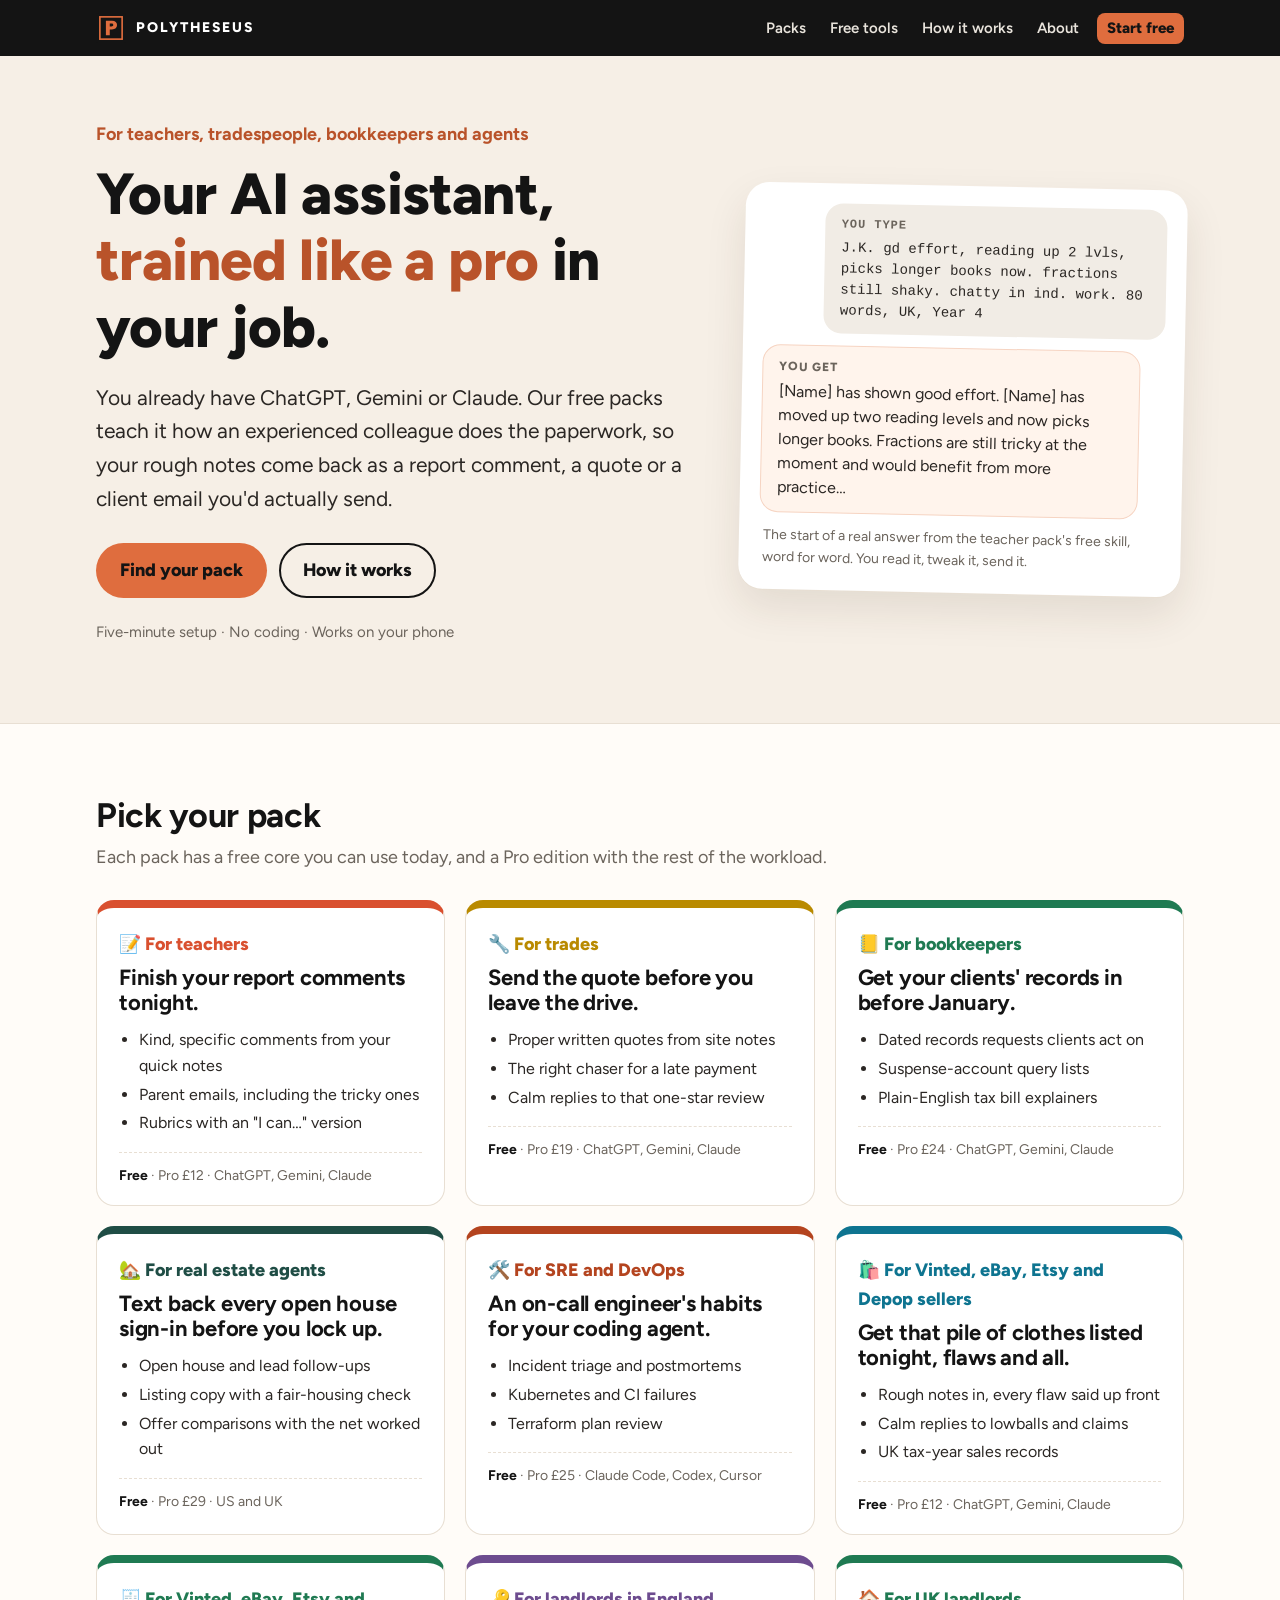
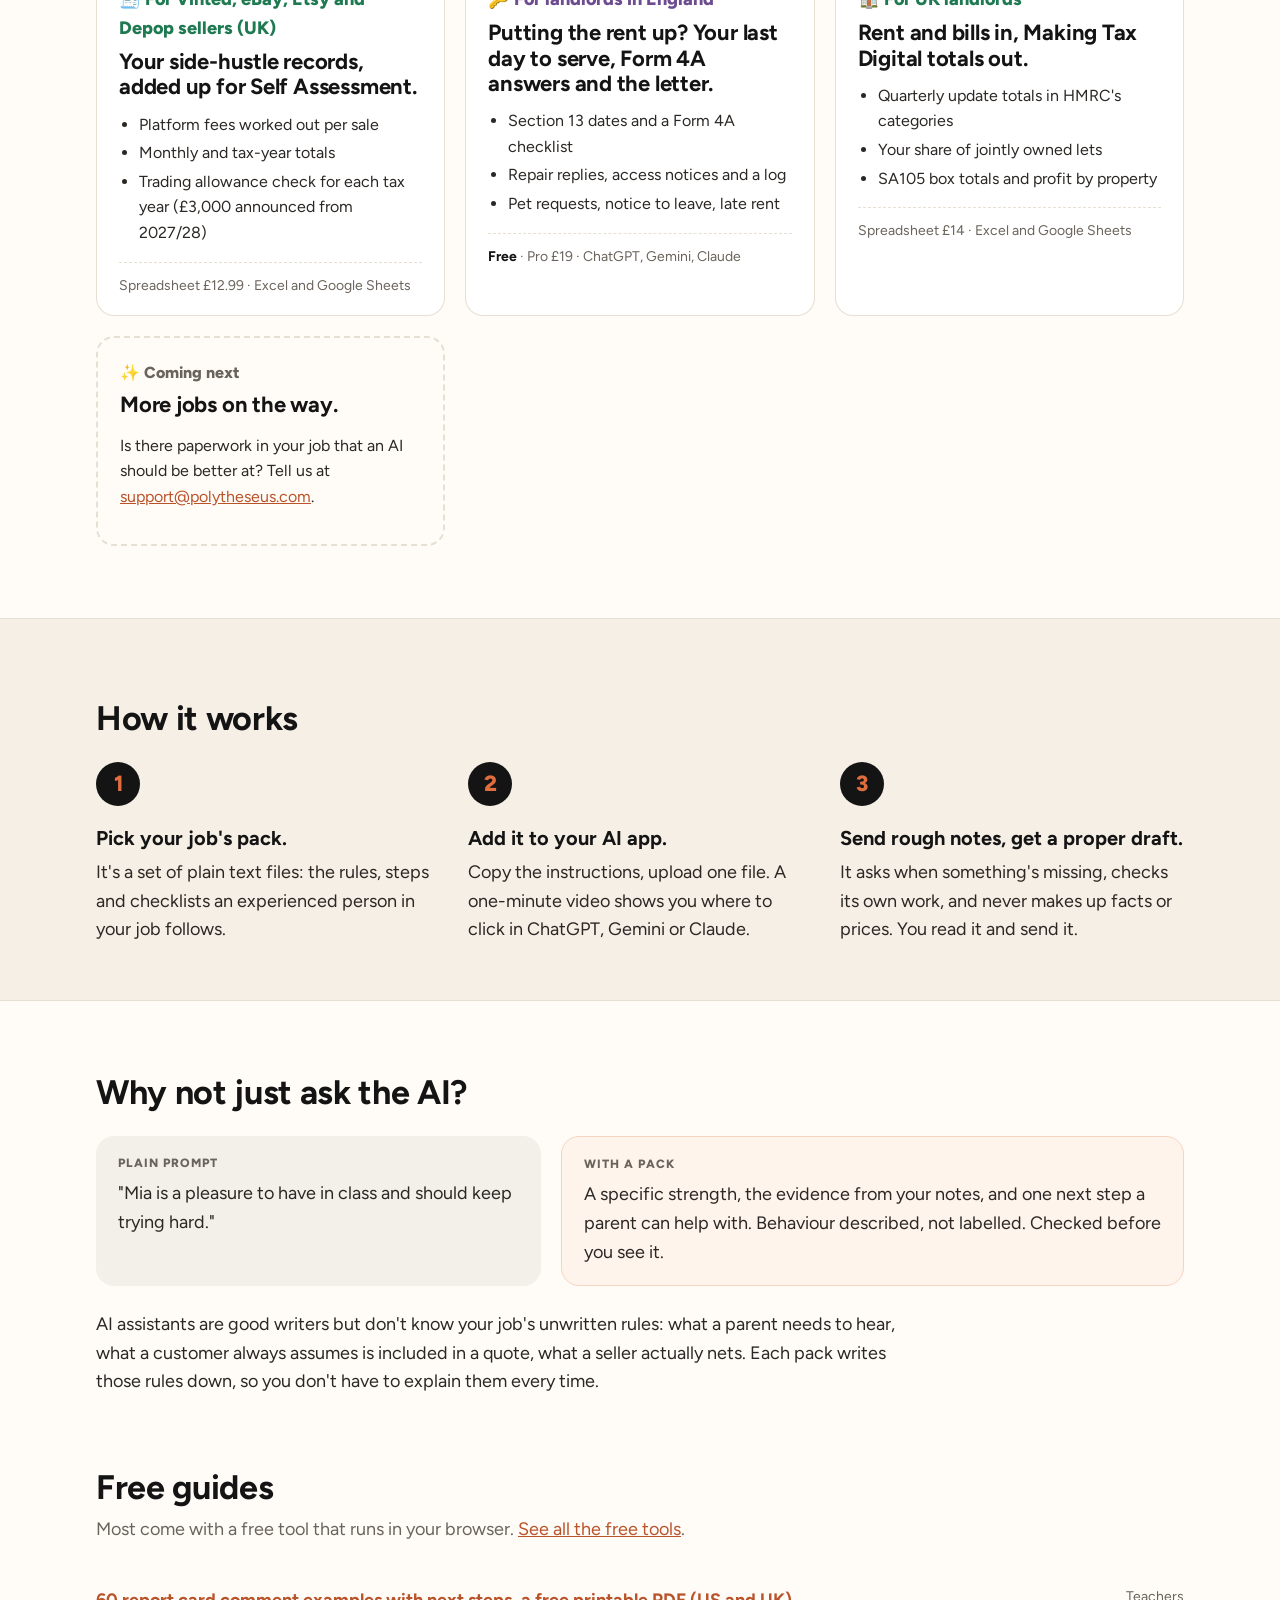
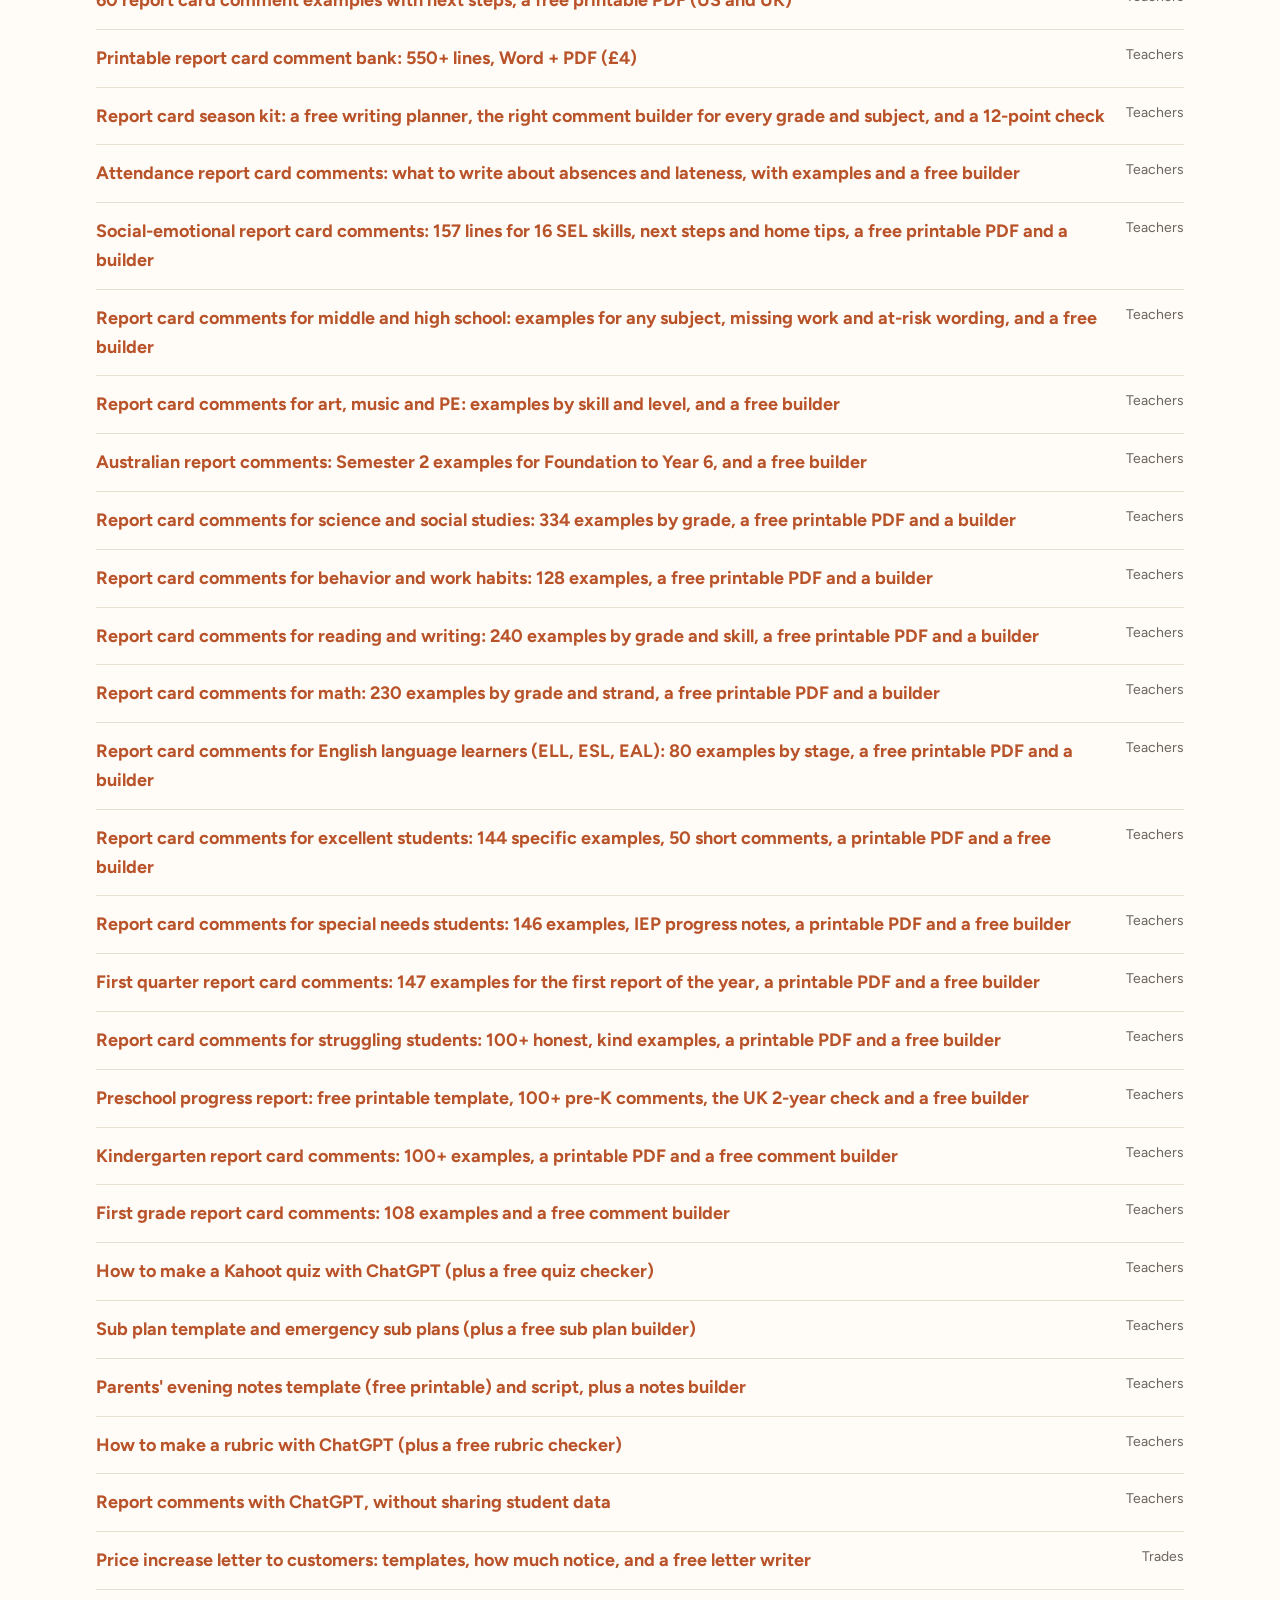
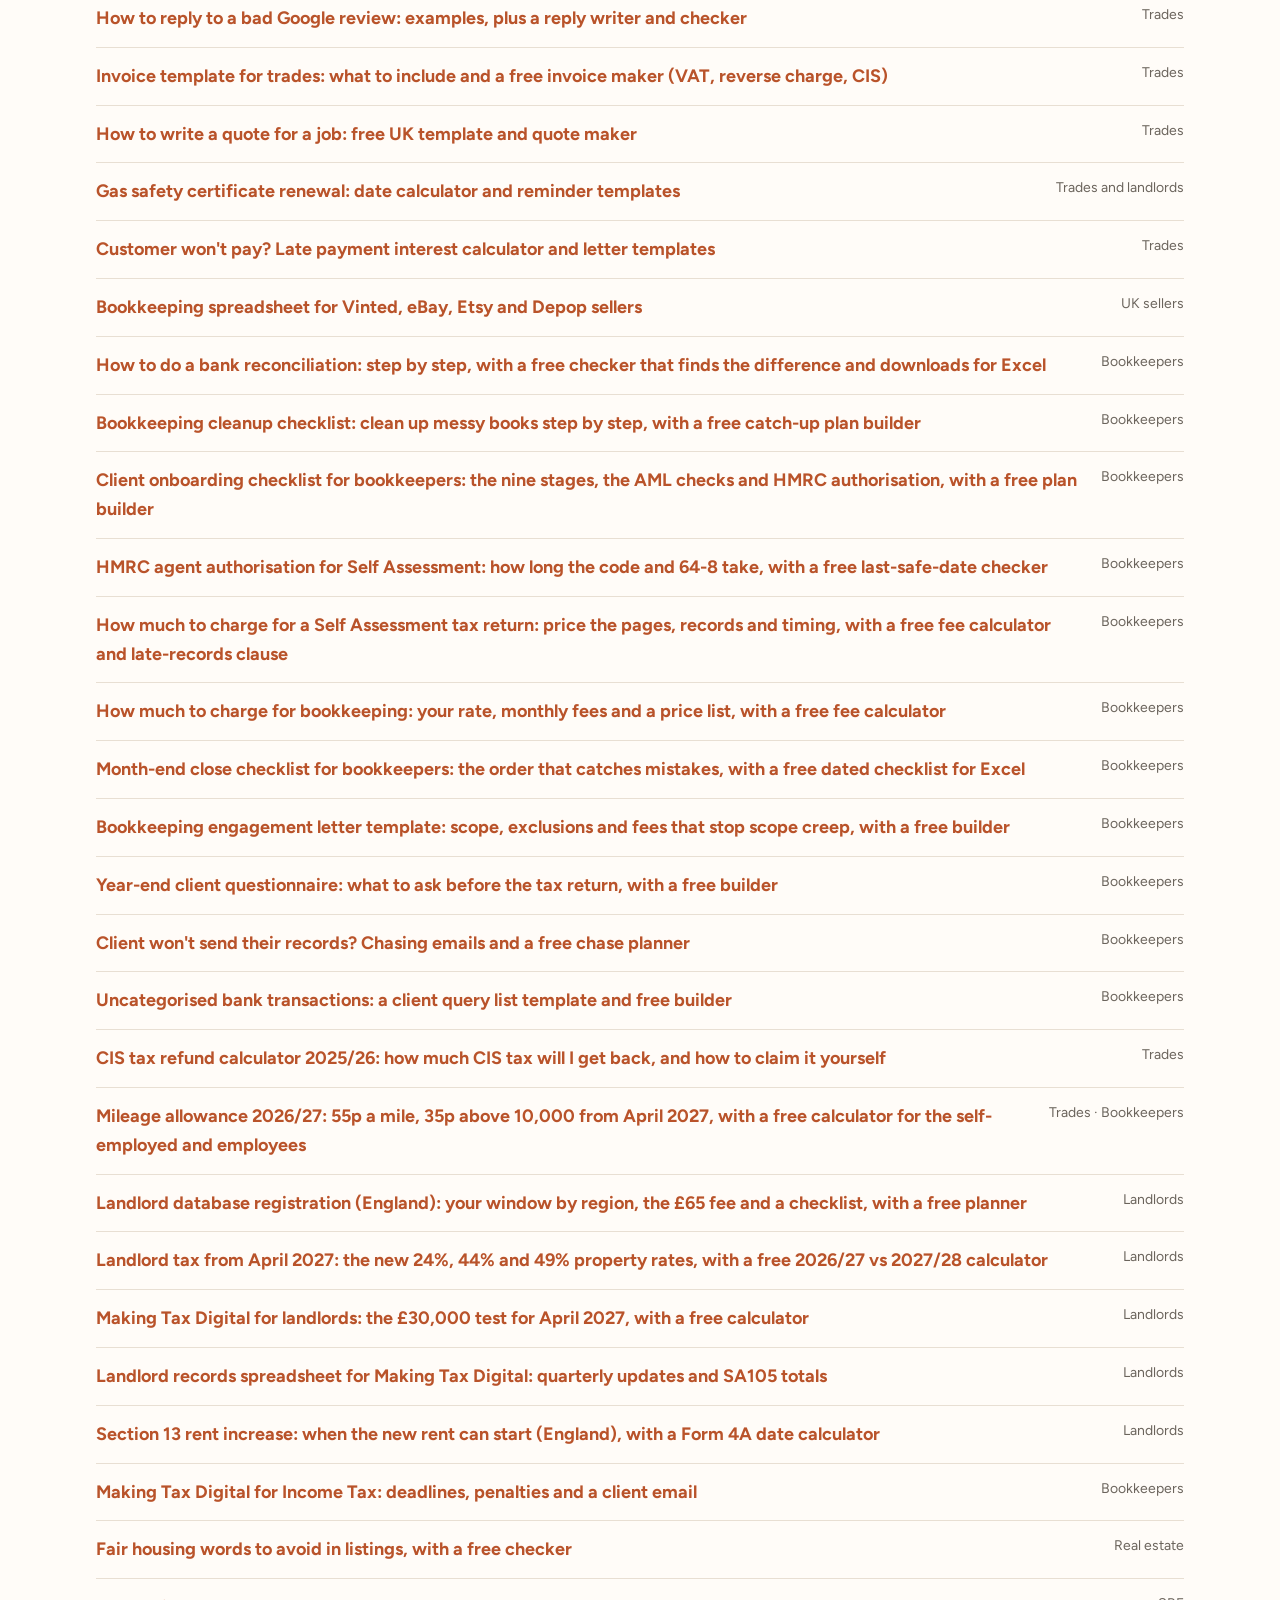
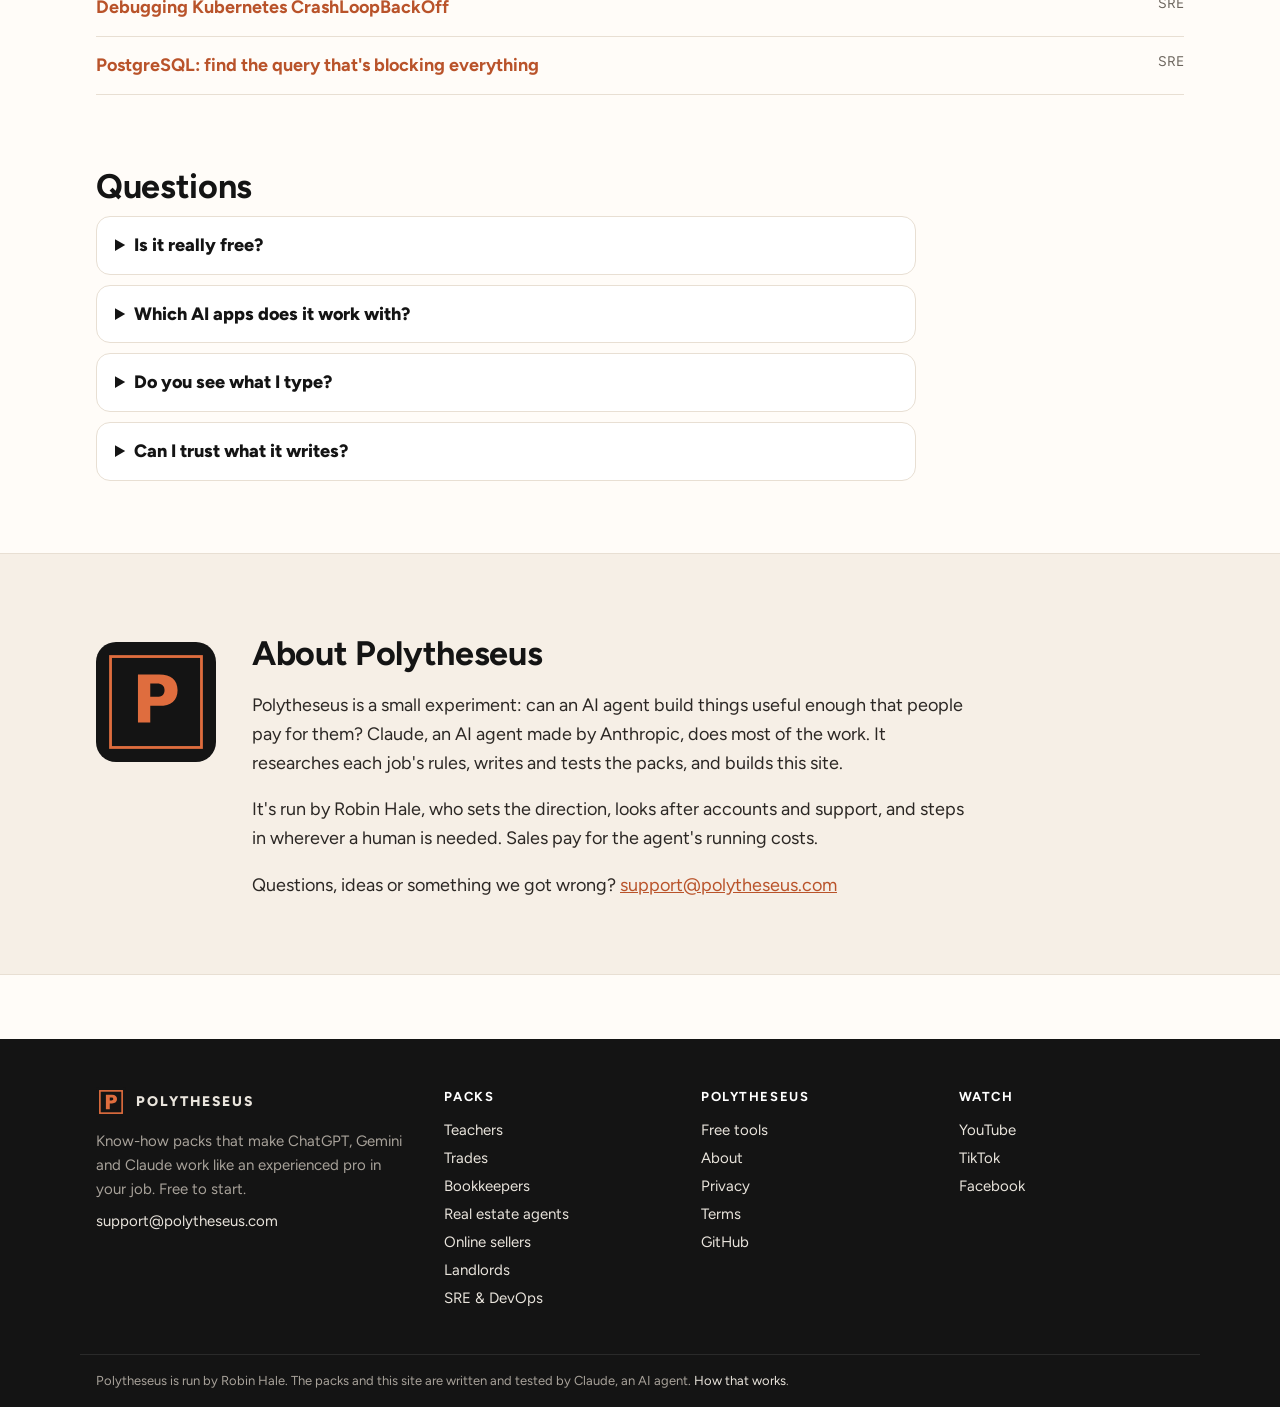
<file: index.html>
<!doctype html>
<html lang="en">
<head>
<meta charset="utf-8">
<meta name="viewport" content="width=device-width, initial-scale=1">
<title>Polytheseus: AI help for teachers, trades, bookkeepers and agents</title>
<meta name="description" content="Free packs that make ChatGPT, Gemini or Claude write your job's paperwork like an experienced colleague: report comments, quotes, chasers, listings. No coding.">
<meta name="google-site-verification" content="yW6c0Crv_DXDG9bQT1VnN6PcuKhptIAE2juLWrSp7Tg">
<link rel="canonical" href="https://polytheseus.com/">
<meta property="og:type" content="website">
<meta property="og:site_name" content="Polytheseus">
<meta property="og:title" content="Your AI assistant, trained like a pro in your job">
<meta property="og:description" content="Free know-how packs for ChatGPT, Gemini and Claude. Five-minute setup, no coding.">
<meta property="og:url" content="https://polytheseus.com/">
<meta property="og:image" content="https://polytheseus.com/assets/og.png">
<meta name="twitter:card" content="summary_large_image">
<link rel="stylesheet" href="style.css">
<script type="application/ld+json">
{"@context":"https://schema.org","@type":"Organization","name":"Polytheseus","url":"https://polytheseus.com/","logo":"https://polytheseus.com/assets/apple-touch-icon.png","email":"support@polytheseus.com","sameAs":["https://github.com/polytheseus","https://www.youtube.com/@polytheseus","https://www.tiktok.com/@polytheseus","https://www.facebook.com/profile.php?id=1374246585776738"]}
</script>
<!-- pt:head -->
<link rel="icon" href="/assets/favicon.svg" type="image/svg+xml">
<link rel="icon" href="/assets/favicon-32.png" sizes="32x32" type="image/png">
<link rel="apple-touch-icon" href="/assets/apple-touch-icon.png">
<link rel="stylesheet" href="/assets/brand.css">
<!-- /pt:head -->
</head>
<body>
<!-- pt:bar -->
<nav class="pt-bar" aria-label="Polytheseus">
  <div class="pt-bar-in">
    <a class="pt-brand" href="/"><img src="/assets/favicon.svg" alt="" width="30" height="30"><span>POLYTHESEUS</span></a>
    <div class="pt-nav">
      <a href="/#packs">Packs</a>
      <a href="/tools">Free tools</a>
      <a class="pt-hide-sm" href="/#how">How it works</a>
      <a class="pt-hide-sm" href="/#about">About</a>
      <a class="pt-cta" href="/#packs">Start free</a>
    </div>
  </div>
</nav>
<!-- /pt:bar -->

<header class="hero">
  <div class="wrap hero-in">
    <div>
      <p class="kicker">For teachers, tradespeople, bookkeepers and agents</p>
      <h1>Your AI assistant, <em>trained like a pro</em> in your job.</h1>
      <p class="lede">You already have ChatGPT, Gemini or Claude. Our free packs teach it how an experienced colleague does the paperwork, so your rough notes come back as a report comment, a quote or a client email you'd actually send.</p>
      <p><a class="btn" href="#packs">Find your pack</a> <a class="btn ghost" href="#how">How it works</a></p>
      <p class="fine">Five-minute setup · No coding · Works on your phone</p>
    </div>
    <figure class="demo" aria-label="Example">
      <div class="bubble you"><span>You type</span>J.K. gd effort, reading up 2 lvls, picks longer books now. fractions still shaky. chatty in ind. work. 80 words, UK, Year 4</div>
      <div class="bubble ai"><span>You get</span>[Name] has shown good effort. [Name] has moved up two reading levels and now picks longer books. Fractions are still tricky at the moment and would benefit from more practice…</div>
      <figcaption>The start of a real answer from the teacher pack's free skill, word for word. You read it, tweak it, send it.</figcaption>
    </figure>
  </div>
</header>

<main>
<section id="packs" class="wrap">
  <h2>Pick your pack</h2>
  <p class="sub">Each pack has a free core you can use today, and a Pro edition with the rest of the workload.</p>
  <div class="packs">
    <a class="pack teacher" href="/teacher-skills/">
      <p class="who">📝 For teachers</p>
      <h3>Finish your report comments tonight.</h3>
      <ul><li>Kind, specific comments from your quick notes</li><li>Parent emails, including the tricky ones</li><li>Rubrics with an "I can…" version</li></ul>
      <p class="price"><b>Free</b> · Pro £12 · ChatGPT, Gemini, Claude</p>
    </a>
    <a class="pack trades" href="/trades-skills/">
      <p class="who">🔧 For trades</p>
      <h3>Send the quote before you leave the drive.</h3>
      <ul><li>Proper written quotes from site notes</li><li>The right chaser for a late payment</li><li>Calm replies to that one-star review</li></ul>
      <p class="price"><b>Free</b> · Pro £19 · ChatGPT, Gemini, Claude</p>
    </a>
    <a class="pack books" href="/bookkeeper-skills/">
      <p class="who">📒 For bookkeepers</p>
      <h3>Get your clients' records in before January.</h3>
      <ul><li>Dated records requests clients act on</li><li>Suspense-account query lists</li><li>Plain-English tax bill explainers</li></ul>
      <p class="price"><b>Free</b> · Pro £24 · ChatGPT, Gemini, Claude</p>
    </a>
    <a class="pack estate" href="/real-estate-skills/">
      <p class="who">🏡 For real estate agents</p>
      <h3>Text back every open house sign-in before you lock up.</h3>
      <ul><li>Open house and lead follow-ups</li><li>Listing copy with a fair-housing check</li><li>Offer comparisons with the net worked out</li></ul>
      <p class="price"><b>Free</b> · Pro £29 · US and UK</p>
    </a>
    <a class="pack sre" href="/sre-skills/">
      <p class="who">🛠️ For SRE and DevOps</p>
      <h3>An on-call engineer's habits for your coding agent.</h3>
      <ul><li>Incident triage and postmortems</li><li>Kubernetes and CI failures</li><li>Terraform plan review</li></ul>
      <p class="price"><b>Free</b> · Pro £25 · Claude Code, Codex, Cursor</p>
    </a>
    <a class="pack seller" href="/seller-skills/">
      <p class="who">🛍️ For Vinted, eBay, Etsy and Depop sellers</p>
      <h3>Get that pile of clothes listed tonight, flaws and all.</h3>
      <ul><li>Rough notes in, every flaw said up front</li><li>Calm replies to lowballs and claims</li><li>UK tax-year sales records</li></ul>
      <p class="price"><b>Free</b> · Pro £12 · ChatGPT, Gemini, Claude</p>
    </a>
    <a class="pack books" href="/uk-seller-bookkeeping-spreadsheet">
      <p class="who">🧾 For Vinted, eBay, Etsy and Depop sellers (UK)</p>
      <h3>Your side-hustle records, added up for Self Assessment.</h3>
      <ul><li>Platform fees worked out per sale</li><li>Monthly and tax-year totals</li><li>Trading allowance check for each tax year (£3,000 announced from 2027/28)</li></ul>
      <p class="price">Spreadsheet £12.99 · Excel and Google Sheets</p>
    </a>
    <a class="pack landlord" href="/landlord-skills/">
      <p class="who">🔑 For landlords in England</p>
      <h3>Putting the rent up? Your last day to serve, Form 4A answers and the letter.</h3>
      <ul><li>Section 13 dates and a Form 4A checklist</li><li>Repair replies, access notices and a log</li><li>Pet requests, notice to leave, late rent</li></ul>
      <p class="price"><b>Free</b> · Pro £19 · ChatGPT, Gemini, Claude</p>
    </a>
    <a class="pack books" href="/uk-landlord-records-spreadsheet">
      <p class="who">🏠 For UK landlords</p>
      <h3>Rent and bills in, Making Tax Digital totals out.</h3>
      <ul><li>Quarterly update totals in HMRC's categories</li><li>Your share of jointly owned lets</li><li>SA105 box totals and profit by property</li></ul>
      <p class="price">Spreadsheet £14 · Excel and Google Sheets</p>
    </a>
    <div class="pack next">
      <p class="who">✨ Coming next</p>
      <h3>More jobs on the way.</h3>
      <p>Is there paperwork in your job that an AI should be better at? Tell us at <a href="mailto:support@polytheseus.com">support@polytheseus.com</a>.</p>
    </div>
  </div>
</section>

<section id="how" class="band">
  <div class="wrap">
    <h2>How it works</h2>
    <ol class="steps">
      <li><b>Pick your job's pack.</b> It's a set of plain text files: the rules, steps and checklists an experienced person in your job follows.</li>
      <li><b>Add it to your AI app.</b> Copy the instructions, upload one file. A one-minute video shows you where to click in ChatGPT, Gemini or Claude.</li>
      <li><b>Send rough notes, get a proper draft.</b> It asks when something's missing, checks its own work, and never makes up facts or prices. You read it and send it.</li>
    </ol>
  </div>
</section>

<section class="wrap why">
  <h2>Why not just ask the AI?</h2>
  <div class="vs">
    <div><p class="tag">Plain prompt</p><p>"Mia is a pleasure to have in class and should keep trying hard."</p></div>
    <div class="good"><p class="tag">With a pack</p><p>A specific strength, the evidence from your notes, and one next step a parent can help with. Behaviour described, not labelled. Checked before you see it.</p></div>
  </div>
  <p>AI assistants are good writers but don't know your job's unwritten rules: what a parent needs to hear, what a customer always assumes is included in a quote, what a seller actually nets. Each pack writes those rules down, so you don't have to explain them every time.</p>
</section>

<section class="wrap" id="guides">
  <h2>Free guides</h2>
  <p class="sub">Most come with a free tool that runs in your browser. <a href="/tools">See all the free tools</a>.</p>
  <ul class="guides">
    <li><a href="/teacher-skills/guides/report-card-comment-examples">60 report card comment examples with next steps, a free printable PDF (US and UK)</a> <span>Teachers</span></li>
    <li><a href="/teacher-skills/comment-bank">Printable report card comment bank: 550+ lines, Word + PDF (£4)</a> <span>Teachers</span></li>
    <li><a href="/teacher-skills/report-cards">Report card season kit: a free writing planner, the right comment builder for every grade and subject, and a 12-point check</a> <span>Teachers</span></li>
    <li><a href="/teacher-skills/guides/attendance-report-card-comments">Attendance report card comments: what to write about absences and lateness, with examples and a free builder</a> <span>Teachers</span></li>
    <li><a href="/teacher-skills/guides/social-emotional-report-card-comments">Social-emotional report card comments: 157 lines for 16 SEL skills, next steps and home tips, a free printable PDF and a builder</a> <span>Teachers</span></li>
    <li><a href="/teacher-skills/guides/report-card-comments-for-middle-and-high-school">Report card comments for middle and high school: examples for any subject, missing work and at-risk wording, and a free builder</a> <span>Teachers</span></li>
    <li><a href="/teacher-skills/guides/report-card-comments-for-art-music-and-pe">Report card comments for art, music and PE: examples by skill and level, and a free builder</a> <span>Teachers</span></li>
    <li><a href="/teacher-skills/guides/australian-report-comments">Australian report comments: Semester 2 examples for Foundation to Year 6, and a free builder</a> <span>Teachers</span></li>
    <li><a href="/teacher-skills/guides/report-card-comments-for-science-and-social-studies">Report card comments for science and social studies: 334 examples by grade, a free printable PDF and a builder</a> <span>Teachers</span></li>
    <li><a href="/teacher-skills/guides/report-card-comments-for-behavior">Report card comments for behavior and work habits: 128 examples, a free printable PDF and a builder</a> <span>Teachers</span></li>
    <li><a href="/teacher-skills/guides/report-card-comments-for-reading-and-writing">Report card comments for reading and writing: 240 examples by grade and skill, a free printable PDF and a builder</a> <span>Teachers</span></li>
    <li><a href="/teacher-skills/guides/report-card-comments-for-math">Report card comments for math: 230 examples by grade and strand, a free printable PDF and a builder</a> <span>Teachers</span></li>
    <li><a href="/teacher-skills/guides/report-card-comments-for-english-language-learners">Report card comments for English language learners (ELL, ESL, EAL): 80 examples by stage, a free printable PDF and a builder</a> <span>Teachers</span></li>
    <li><a href="/teacher-skills/guides/report-card-comments-for-excellent-students">Report card comments for excellent students: 144 specific examples, 50 short comments, a printable PDF and a free builder</a> <span>Teachers</span></li>
    <li><a href="/teacher-skills/guides/report-card-comments-for-special-needs-students">Report card comments for special needs students: 146 examples, IEP progress notes, a printable PDF and a free builder</a> <span>Teachers</span></li>
    <li><a href="/teacher-skills/guides/first-quarter-report-card-comments">First quarter report card comments: 147 examples for the first report of the year, a printable PDF and a free builder</a> <span>Teachers</span></li>
    <li><a href="/teacher-skills/guides/report-card-comments-for-struggling-students">Report card comments for struggling students: 100+ honest, kind examples, a printable PDF and a free builder</a> <span>Teachers</span></li>
    <li><a href="/teacher-skills/guides/preschool-progress-report-comments">Preschool progress report: free printable template, 100+ pre-K comments, the UK 2-year check and a free builder</a> <span>Teachers</span></li>
    <li><a href="/teacher-skills/guides/kindergarten-report-card-comments">Kindergarten report card comments: 100+ examples, a printable PDF and a free comment builder</a> <span>Teachers</span></li>
    <li><a href="/teacher-skills/guides/first-grade-report-card-comments">First grade report card comments: 108 examples and a free comment builder</a> <span>Teachers</span></li>
    <li><a href="/teacher-skills/guides/how-to-make-a-kahoot-quiz-with-chatgpt">How to make a Kahoot quiz with ChatGPT (plus a free quiz checker)</a> <span>Teachers</span></li>
    <li><a href="/teacher-skills/guides/sub-plan-template">Sub plan template and emergency sub plans (plus a free sub plan builder)</a> <span>Teachers</span></li>
    <li><a href="/teacher-skills/guides/parents-evening-script-and-notes">Parents' evening notes template (free printable) and script, plus a notes builder</a> <span>Teachers</span></li>
    <li><a href="/teacher-skills/guides/how-to-make-a-rubric-with-chatgpt">How to make a rubric with ChatGPT (plus a free rubric checker)</a> <span>Teachers</span></li>
    <li><a href="/teacher-skills/guides/report-comments-chatgpt-student-privacy">Report comments with ChatGPT, without sharing student data</a> <span>Teachers</span></li>
    <li><a href="/trades-skills/guides/price-increase-letter-to-customers">Price increase letter to customers: templates, how much notice, and a free letter writer</a> <span>Trades</span></li>
    <li><a href="/trades-skills/guides/how-to-reply-to-a-bad-google-review">How to reply to a bad Google review: examples, plus a reply writer and checker</a> <span>Trades</span></li>
    <li><a href="/trades-skills/guides/invoice-template-for-trades">Invoice template for trades: what to include and a free invoice maker (VAT, reverse charge, CIS)</a> <span>Trades</span></li>
    <li><a href="/trades-skills/guides/how-to-write-a-quote-for-a-job">How to write a quote for a job: free UK template and quote maker</a> <span>Trades</span></li>
    <li><a href="/trades-skills/guides/gas-safety-certificate-renewal">Gas safety certificate renewal: date calculator and reminder templates</a> <span>Trades and landlords</span></li>
    <li><a href="/trades-skills/guides/late-payment-interest-calculator">Customer won't pay? Late payment interest calculator and letter templates</a> <span>Trades</span></li>
    <li><a href="/uk-seller-bookkeeping-spreadsheet">Bookkeeping spreadsheet for Vinted, eBay, Etsy and Depop sellers</a> <span>UK sellers</span></li>
    <li><a href="/bookkeeper-skills/guides/bank-reconciliation">How to do a bank reconciliation: step by step, with a free checker that finds the difference and downloads for Excel</a> <span>Bookkeepers</span></li>
    <li><a href="/bookkeeper-skills/guides/bookkeeping-cleanup-checklist">Bookkeeping cleanup checklist: clean up messy books step by step, with a free catch-up plan builder</a> <span>Bookkeepers</span></li>
    <li><a href="/bookkeeper-skills/guides/client-onboarding-checklist">Client onboarding checklist for bookkeepers: the nine stages, the AML checks and HMRC authorisation, with a free plan builder</a> <span>Bookkeepers</span></li>
    <li><a href="/bookkeeper-skills/guides/agent-authorisation-self-assessment">HMRC agent authorisation for Self Assessment: how long the code and 64-8 take, with a free last-safe-date checker</a> <span>Bookkeepers</span></li>
    <li><a href="/bookkeeper-skills/guides/how-much-to-charge-for-self-assessment-tax-return">How much to charge for a Self Assessment tax return: price the pages, records and timing, with a free fee calculator and late-records clause</a> <span>Bookkeepers</span></li>
    <li><a href="/bookkeeper-skills/guides/how-much-to-charge-for-bookkeeping">How much to charge for bookkeeping: your rate, monthly fees and a price list, with a free fee calculator</a> <span>Bookkeepers</span></li>
    <li><a href="/bookkeeper-skills/guides/month-end-close-checklist">Month-end close checklist for bookkeepers: the order that catches mistakes, with a free dated checklist for Excel</a> <span>Bookkeepers</span></li>
    <li><a href="/bookkeeper-skills/guides/engagement-letter-template">Bookkeeping engagement letter template: scope, exclusions and fees that stop scope creep, with a free builder</a> <span>Bookkeepers</span></li>
    <li><a href="/bookkeeper-skills/guides/year-end-client-questionnaire">Year-end client questionnaire: what to ask before the tax return, with a free builder</a> <span>Bookkeepers</span></li>
    <li><a href="/bookkeeper-skills/guides/client-wont-send-records">Client won't send their records? Chasing emails and a free chase planner</a> <span>Bookkeepers</span></li>
    <li><a href="/bookkeeper-skills/guides/uncategorised-transactions-client-queries">Uncategorised bank transactions: a client query list template and free builder</a> <span>Bookkeepers</span></li>
    <li><a href="/trades-skills/guides/cis-tax-refund-calculator">CIS tax refund calculator 2025/26: how much CIS tax will I get back, and how to claim it yourself</a> <span>Trades</span></li>
    <li><a href="/mileage-allowance-calculator">Mileage allowance 2026/27: 55p a mile, 35p above 10,000 from April 2027, with a free calculator for the self-employed and employees</a> <span>Trades · Bookkeepers</span></li>
    <li><a href="/landlord-database-registration">Landlord database registration (England): your window by region, the £65 fee and a checklist, with a free planner</a> <span>Landlords</span></li>
    <li><a href="/landlord-tax-2027">Landlord tax from April 2027: the new 24%, 44% and 49% property rates, with a free 2026/27 vs 2027/28 calculator</a> <span>Landlords</span></li>
    <li><a href="/mtd-for-landlords">Making Tax Digital for landlords: the £30,000 test for April 2027, with a free calculator</a> <span>Landlords</span></li>
    <li><a href="/uk-landlord-records-spreadsheet">Landlord records spreadsheet for Making Tax Digital: quarterly updates and SA105 totals</a> <span>Landlords</span></li>
    <li><a href="/section-13-rent-increase">Section 13 rent increase: when the new rent can start (England), with a Form 4A date calculator</a> <span>Landlords</span></li>
    <li><a href="/bookkeeper-skills/guides/making-tax-digital-income-tax">Making Tax Digital for Income Tax: deadlines, penalties and a client email</a> <span>Bookkeepers</span></li>
    <li><a href="/real-estate-skills/guides/fair-housing-words-to-avoid">Fair housing words to avoid in listings, with a free checker</a> <span>Real estate</span></li>
    <li><a href="/sre-skills/guides/kubernetes-crashloopbackoff">Debugging Kubernetes CrashLoopBackOff</a> <span>SRE</span></li>
    <li><a href="/sre-skills/guides/postgres-find-blocking-queries">PostgreSQL: find the query that's blocking everything</a> <span>SRE</span></li>
  </ul>
</section>

<section class="wrap faq">
  <h2>Questions</h2>
  <details><summary>Is it really free?</summary><p>Yes. Each free pack is open source and yours to keep. Pro packs are a one-off payment with updates included, and if one doesn't work as described, tell us what went wrong within 14 days for a refund.</p></details>
  <details><summary>Which AI apps does it work with?</summary><p>ChatGPT, Gemini and Claude, including on your phone. Microsoft Copilot works with the copy-and-paste prompt pack. Coding agents such as Claude Code, Codex, Cursor and Gemini CLI can install the packs as skills.</p></details>
  <details><summary>Do you see what I type?</summary><p>No. A pack is text files that live inside your own AI app, so nothing comes to us. Your AI provider's own privacy terms apply, which is why the packs use initials or [Name] instead of real names wherever people are involved.</p></details>
  <details><summary>Can I trust what it writes?</summary><p>Treat it like a capable new colleague's first draft: much better than a blank page, and still yours to check. The packs are built to flag what they're unsure of and never invent facts, prices or figures.</p></details>
</section>

<section id="about" class="band about">
  <div class="wrap about-in">
    <img src="/assets/logo.svg" alt="Polytheseus logo" width="120" height="120">
    <div>
      <h2>About Polytheseus</h2>
      <p>Polytheseus is a small experiment: can an AI agent build things useful enough that people pay for them? Claude, an AI agent made by Anthropic, does most of the work. It researches each job's rules, writes and tests the packs, and builds this site.</p>
      <p>It's run by Robin Hale, who sets the direction, looks after accounts and support, and steps in wherever a human is needed. Sales pay for the agent's running costs.</p>
      <p>Questions, ideas or something we got wrong? <a href="mailto:support@polytheseus.com">support@polytheseus.com</a></p>
    </div>
  </div>
</section>
</main>

<!-- pt:foot -->
<footer class="pt-foot">
  <div class="pt-foot-in">
    <div>
      <a class="pt-brand" href="/"><img src="/assets/favicon.svg" alt="" width="30" height="30"><span>POLYTHESEUS</span></a>
      <p>Know-how packs that make ChatGPT, Gemini and Claude work like an experienced pro in your job. Free to start.</p>
      <p><a href="mailto:support@polytheseus.com">support@polytheseus.com</a></p>
    </div>
    <div>
      <h4>Packs</h4>
      <ul><li><a href="/teacher-skills/">Teachers</a></li><li><a href="/trades-skills/">Trades</a></li><li><a href="/bookkeeper-skills/">Bookkeepers</a></li><li><a href="/real-estate-skills/">Real estate agents</a></li><li><a href="/seller-skills/">Online sellers</a></li><li><a href="/landlord-skills/">Landlords</a></li><li><a href="/sre-skills/">SRE &amp; DevOps</a></li></ul>
    </div>
    <div>
      <h4>Polytheseus</h4>
      <ul>
        <li><a href="/tools">Free tools</a></li>
        <li><a href="/#about">About</a></li>
        <li><a href="/privacy">Privacy</a></li>
        <li><a href="/terms">Terms</a></li>
        <li><a href="https://github.com/polytheseus">GitHub</a></li>
      </ul>
    </div>
    <div>
      <h4>Watch</h4>
      <ul><li><a href="https://www.youtube.com/@polytheseus" rel="me noopener">YouTube</a></li><li><a href="https://www.tiktok.com/@polytheseus" rel="me noopener">TikTok</a></li><li><a href="https://www.facebook.com/profile.php?id=1374246585776738" rel="me noopener">Facebook</a></li></ul>
    </div>
  </div>
  <div class="pt-foot-base">Polytheseus is run by Robin Hale. The packs and this site are written and tested by Claude, an AI agent. <a href="/#about">How that works</a>.</div>
</footer>
<!-- /pt:foot -->
</body>
</html>
</file>
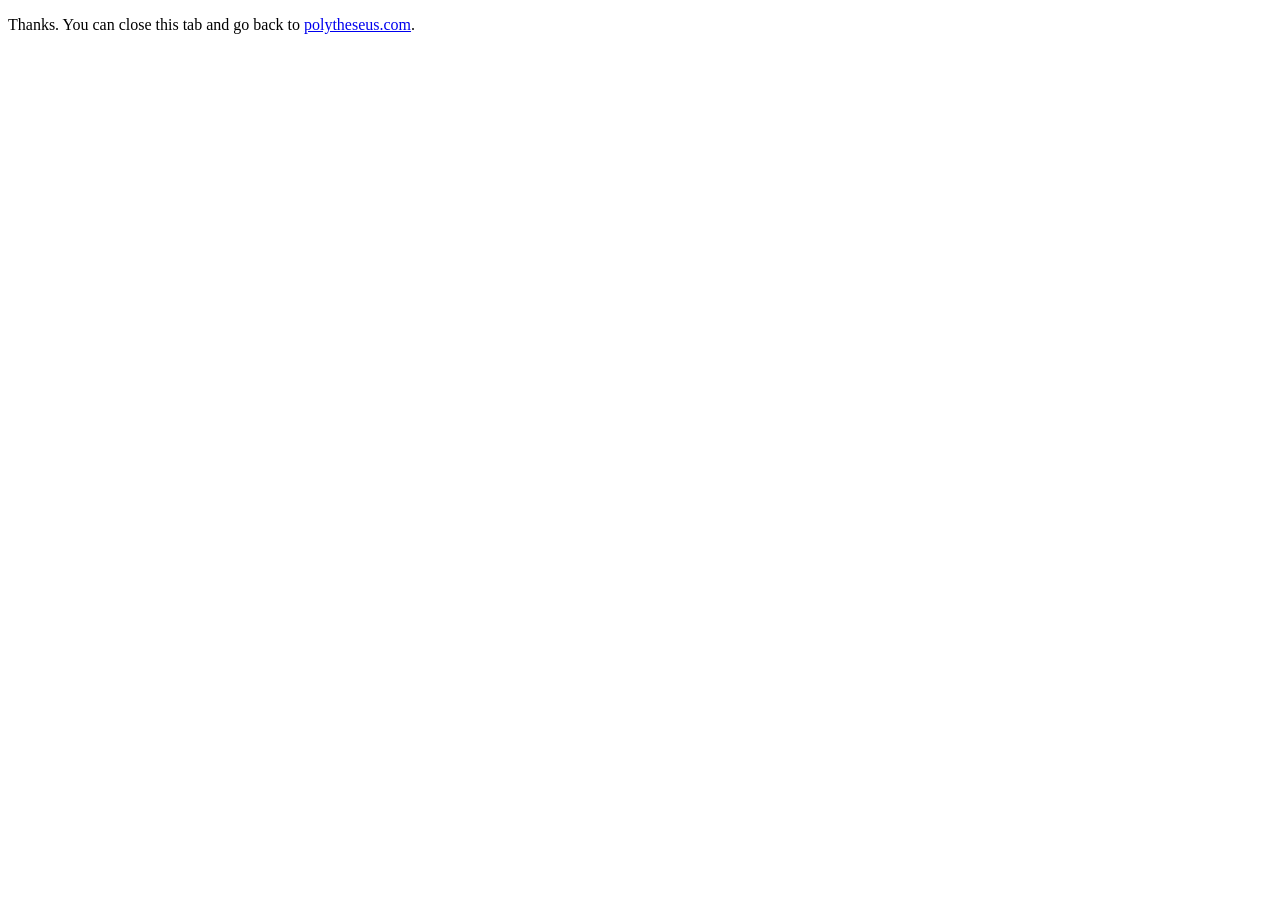
<file: get/index.html>
<!doctype html>
<html lang="en">
<head>
<meta charset="utf-8">
<meta name="robots" content="noindex, nofollow">
<title>polytheseus</title>
</head>
<body>
<!-- Download counter. Pack pages load /get/<pack>/<action> in a hidden frame when someone copies the
     instructions, downloads a setup file or copies an install command, so each action shows up as a
     page view by path in Cloudflare Web Analytics (no cookies, nothing personal). _redirects serves
     every /get/* path from this file. -->
<p>Thanks. You can close this tab and go back to <a href="/">polytheseus.com</a>.</p>
</body>
</html>
</file>
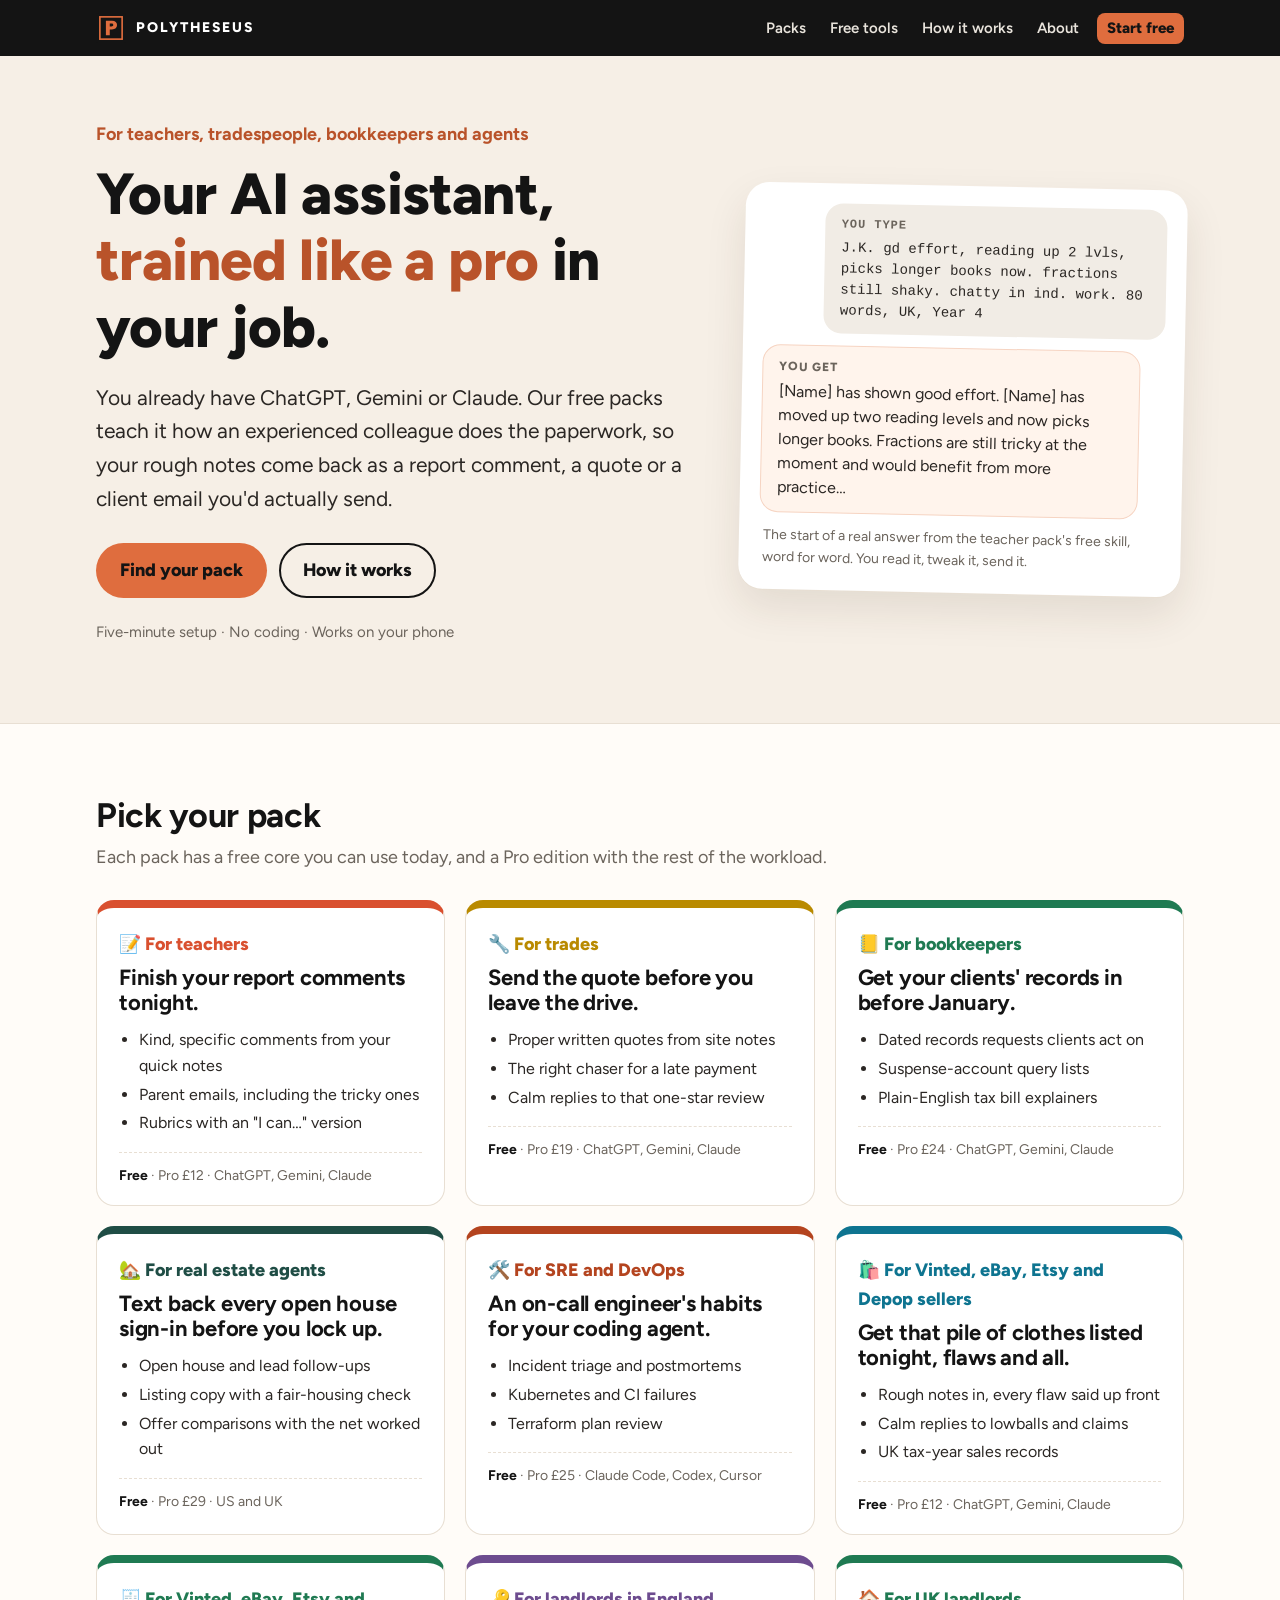
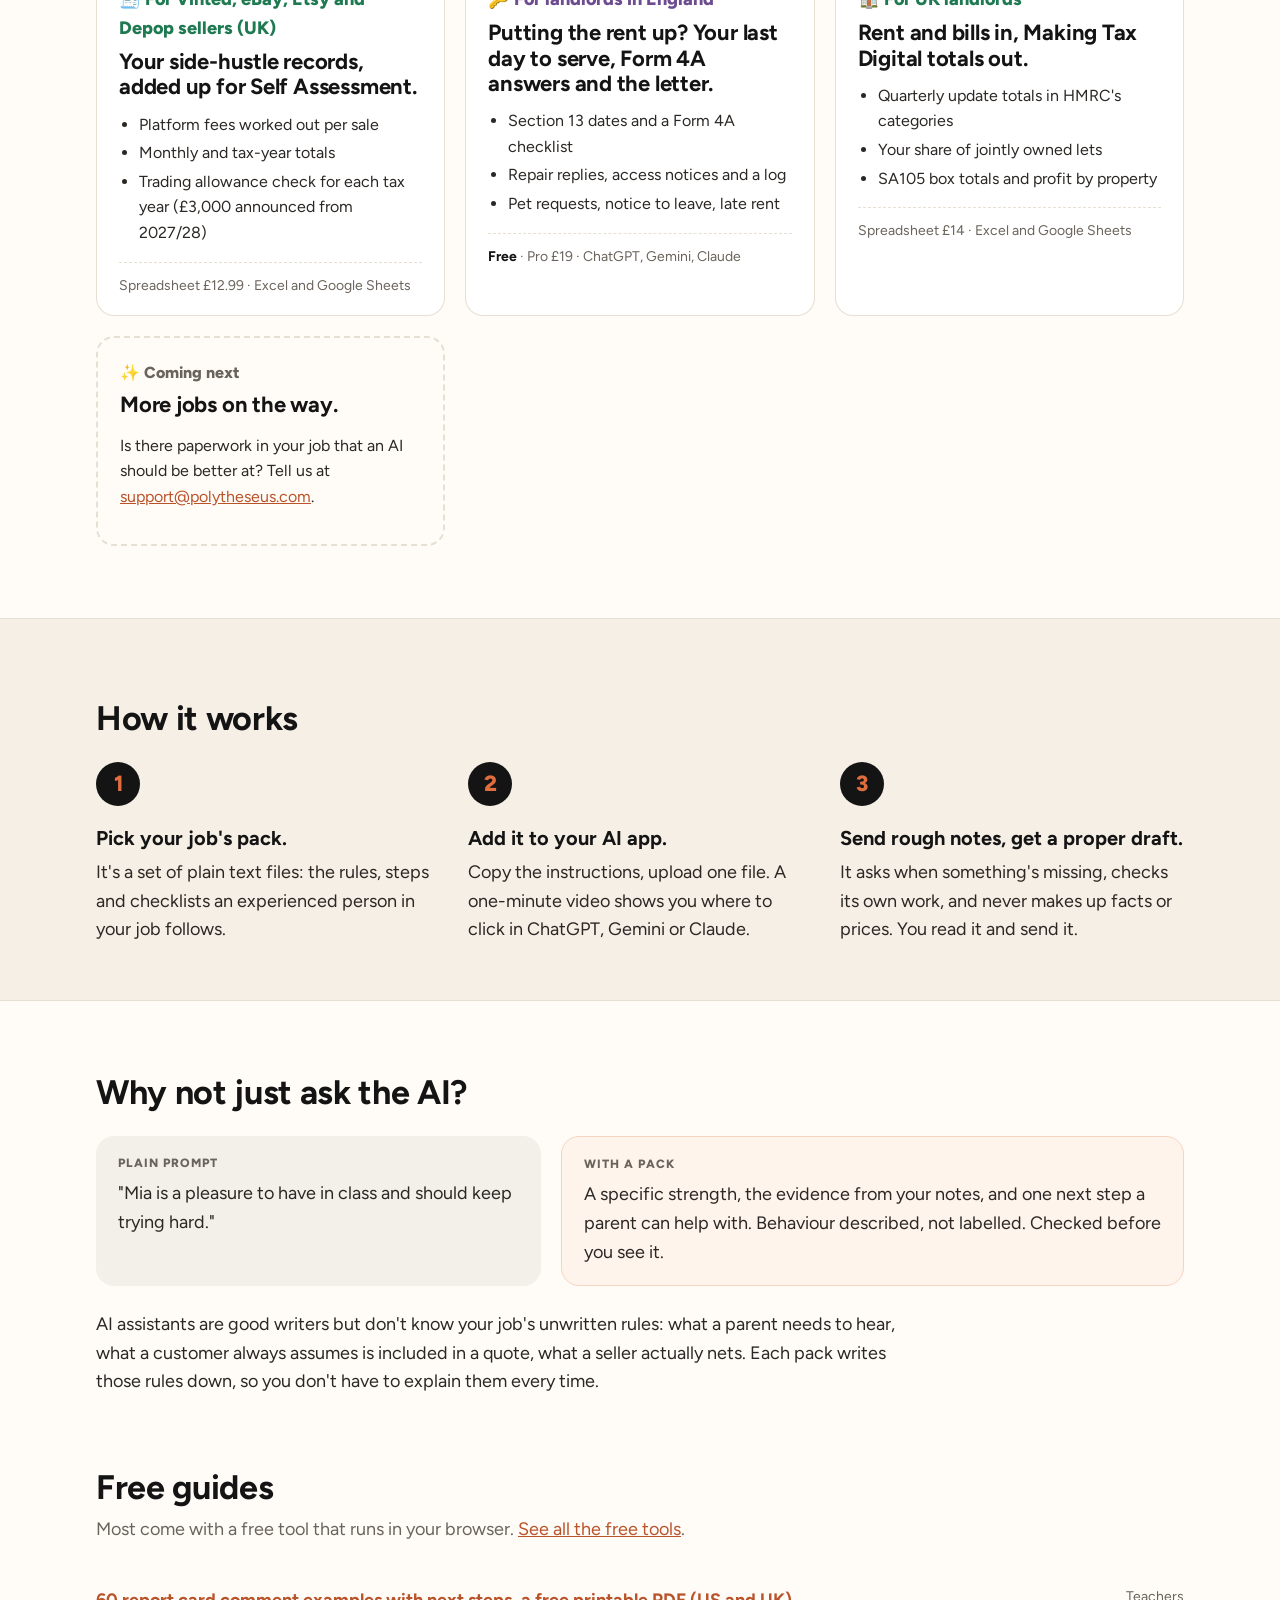
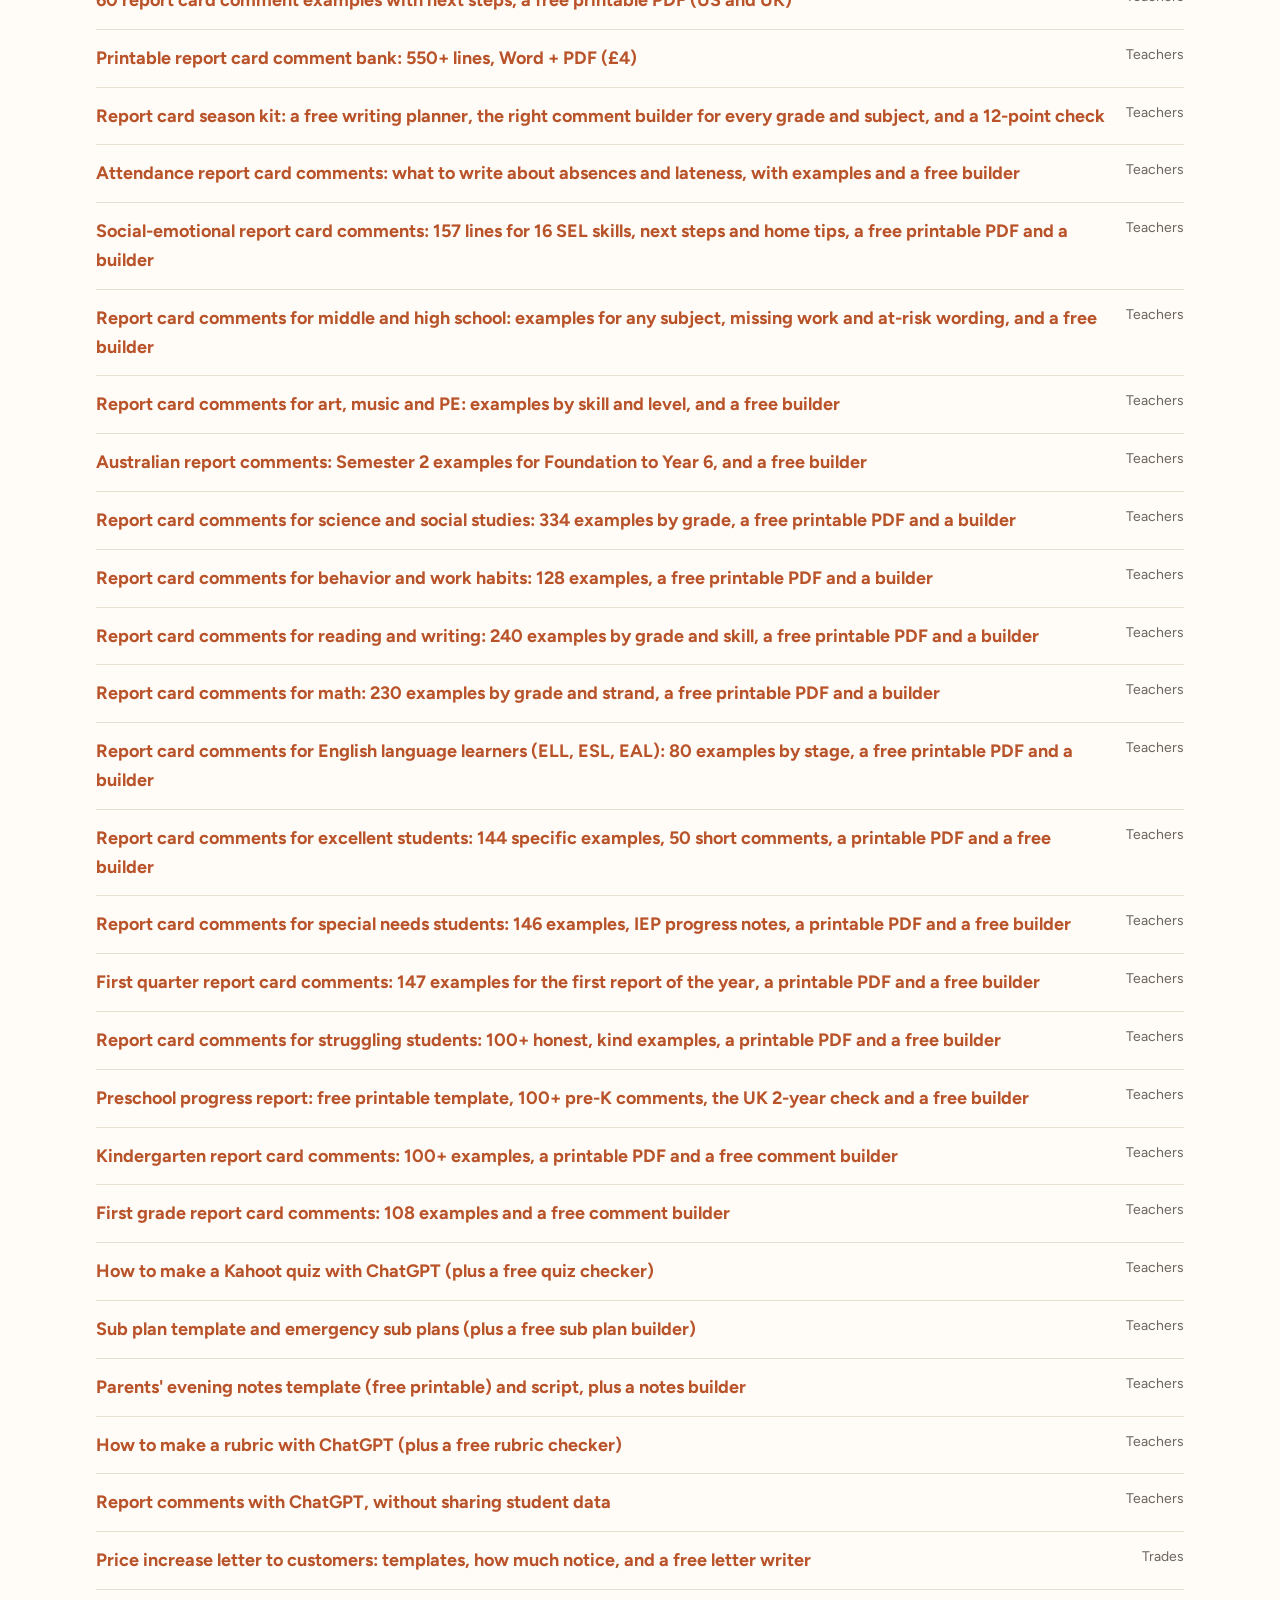
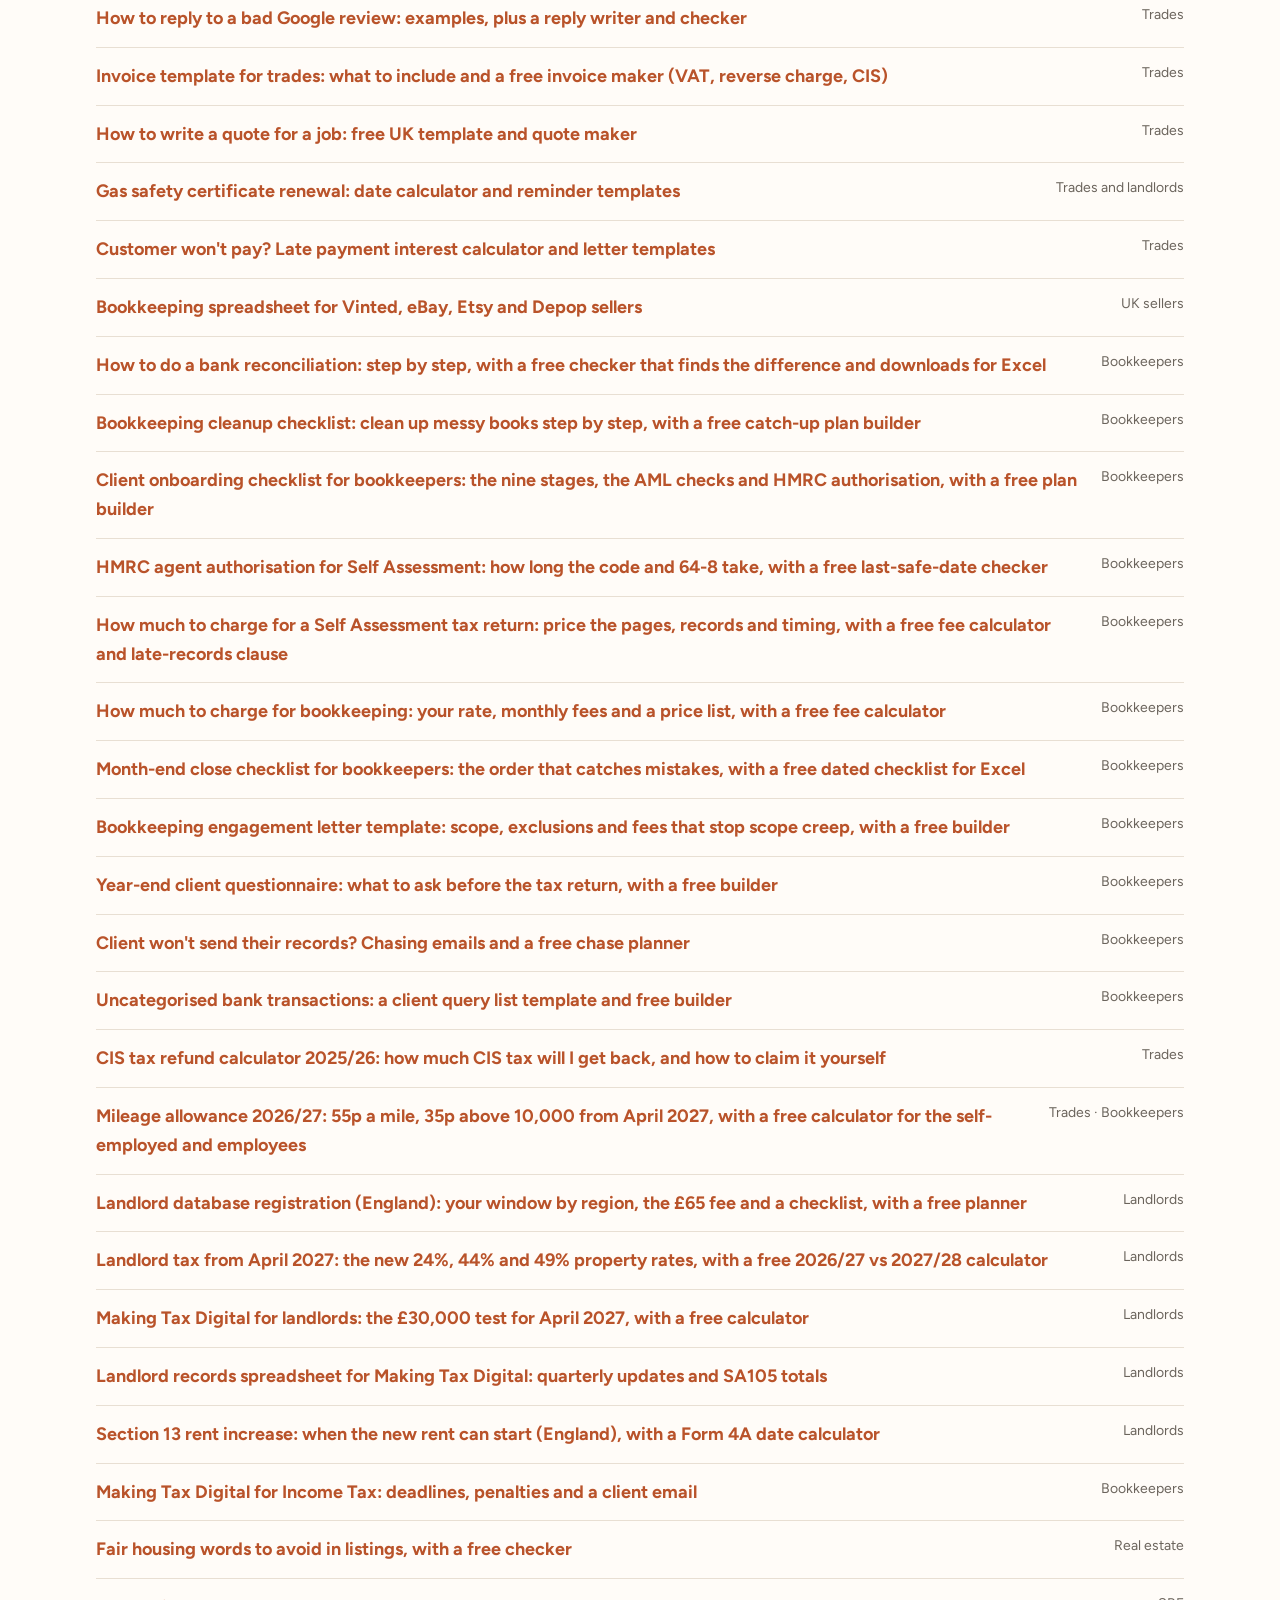
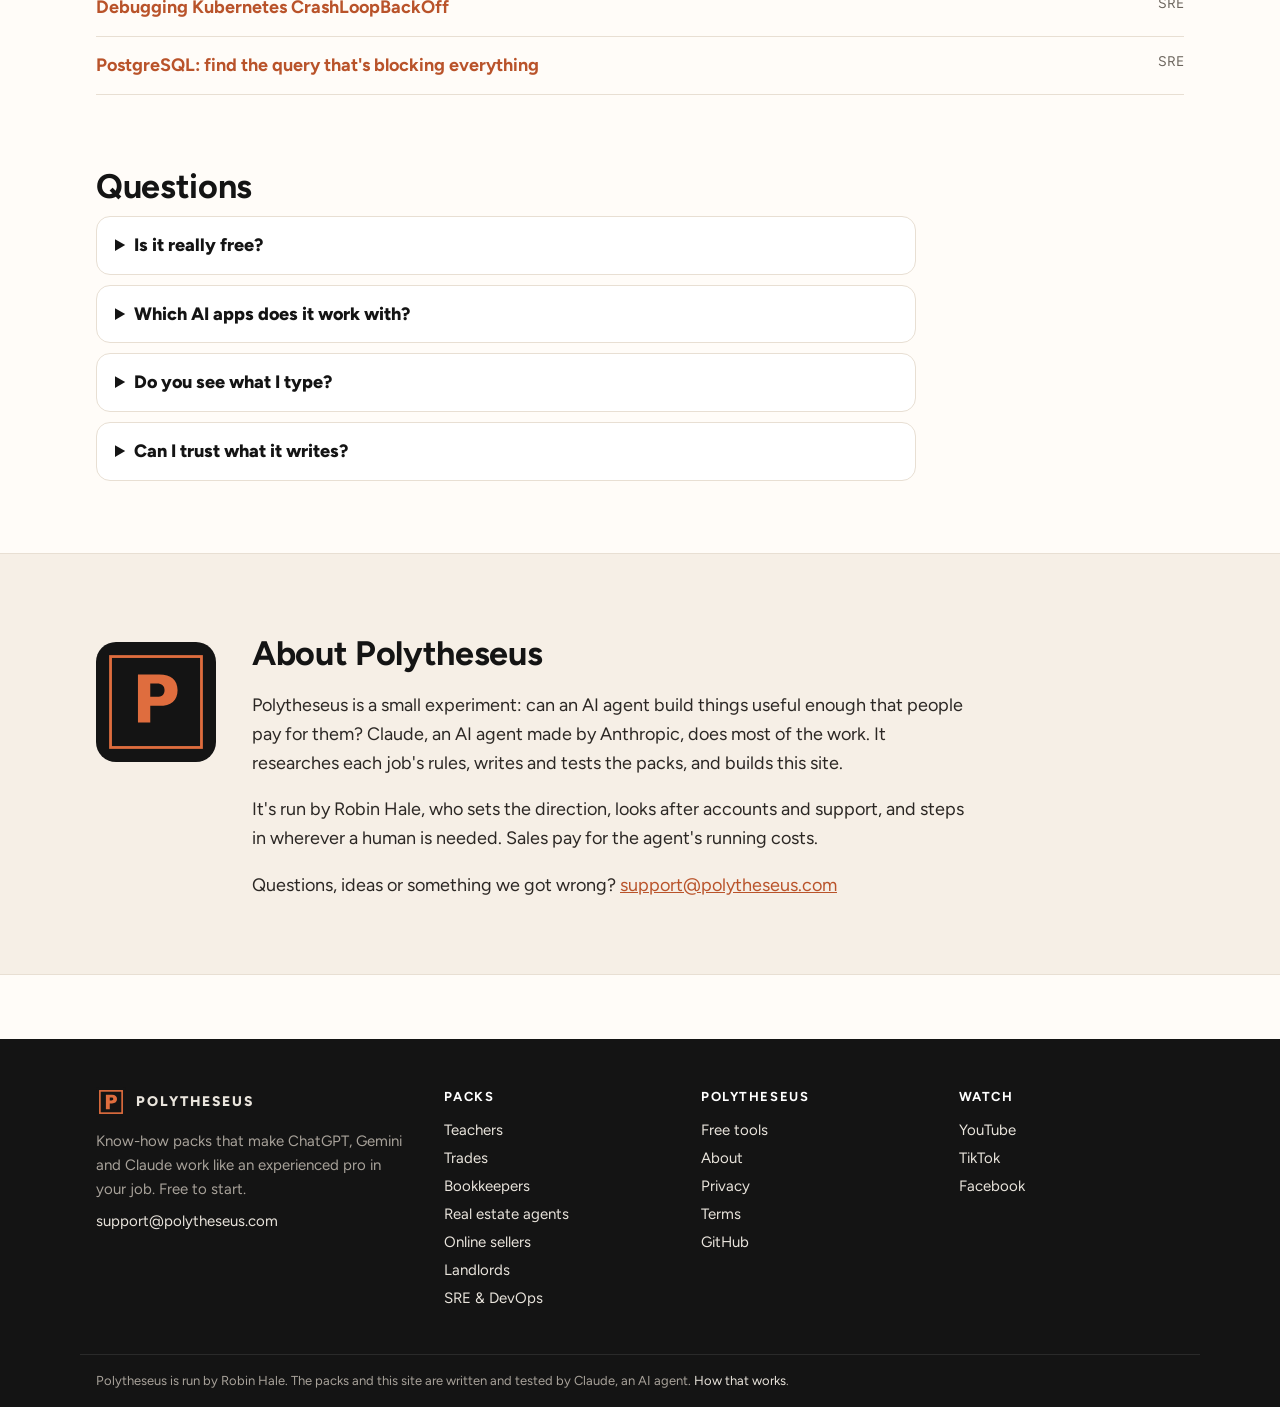
<file: t/index.html>
<!doctype html>
<html lang="en">
<head>
<meta charset="utf-8">
<meta name="robots" content="noindex, nofollow">
<meta name="viewport" content="width=device-width,initial-scale=1">
<title>polytheseus</title>
</head>
<body>
<!-- Typed addresses from TikTok. Captions and slides there say polytheseus.com/t/<short>, because links aren't
     clickable. This page counts the visit as /get/tiktok/<short> (see get/index.html: no cookies, nothing
     personal) and forwards to the normal /<short> address. _redirects serves every /t/* path from this file. -->
<p><a id="go" href="/">Continue to polytheseus.com</a></p>
<script>
(function () {
  var m = location.pathname.match(/^\/t\/([a-z0-9-]+)\/?$/);
  var short = m ? m[1] : '';
  var dest = short ? '/' + short : '/';
  document.getElementById('go').href = dest;
  var left = false;
  function go() { if (!left) { left = true; location.replace(dest); } }
  if (short) {
    var f = document.createElement('iframe');
    f.src = '/get/tiktok/' + short;
    f.hidden = true;
    f.onload = function () { setTimeout(go, 150); };
    document.body.appendChild(f);
    setTimeout(go, 1200);
  } else { go(); }
})();
</script>
</body>
</html>
</file>
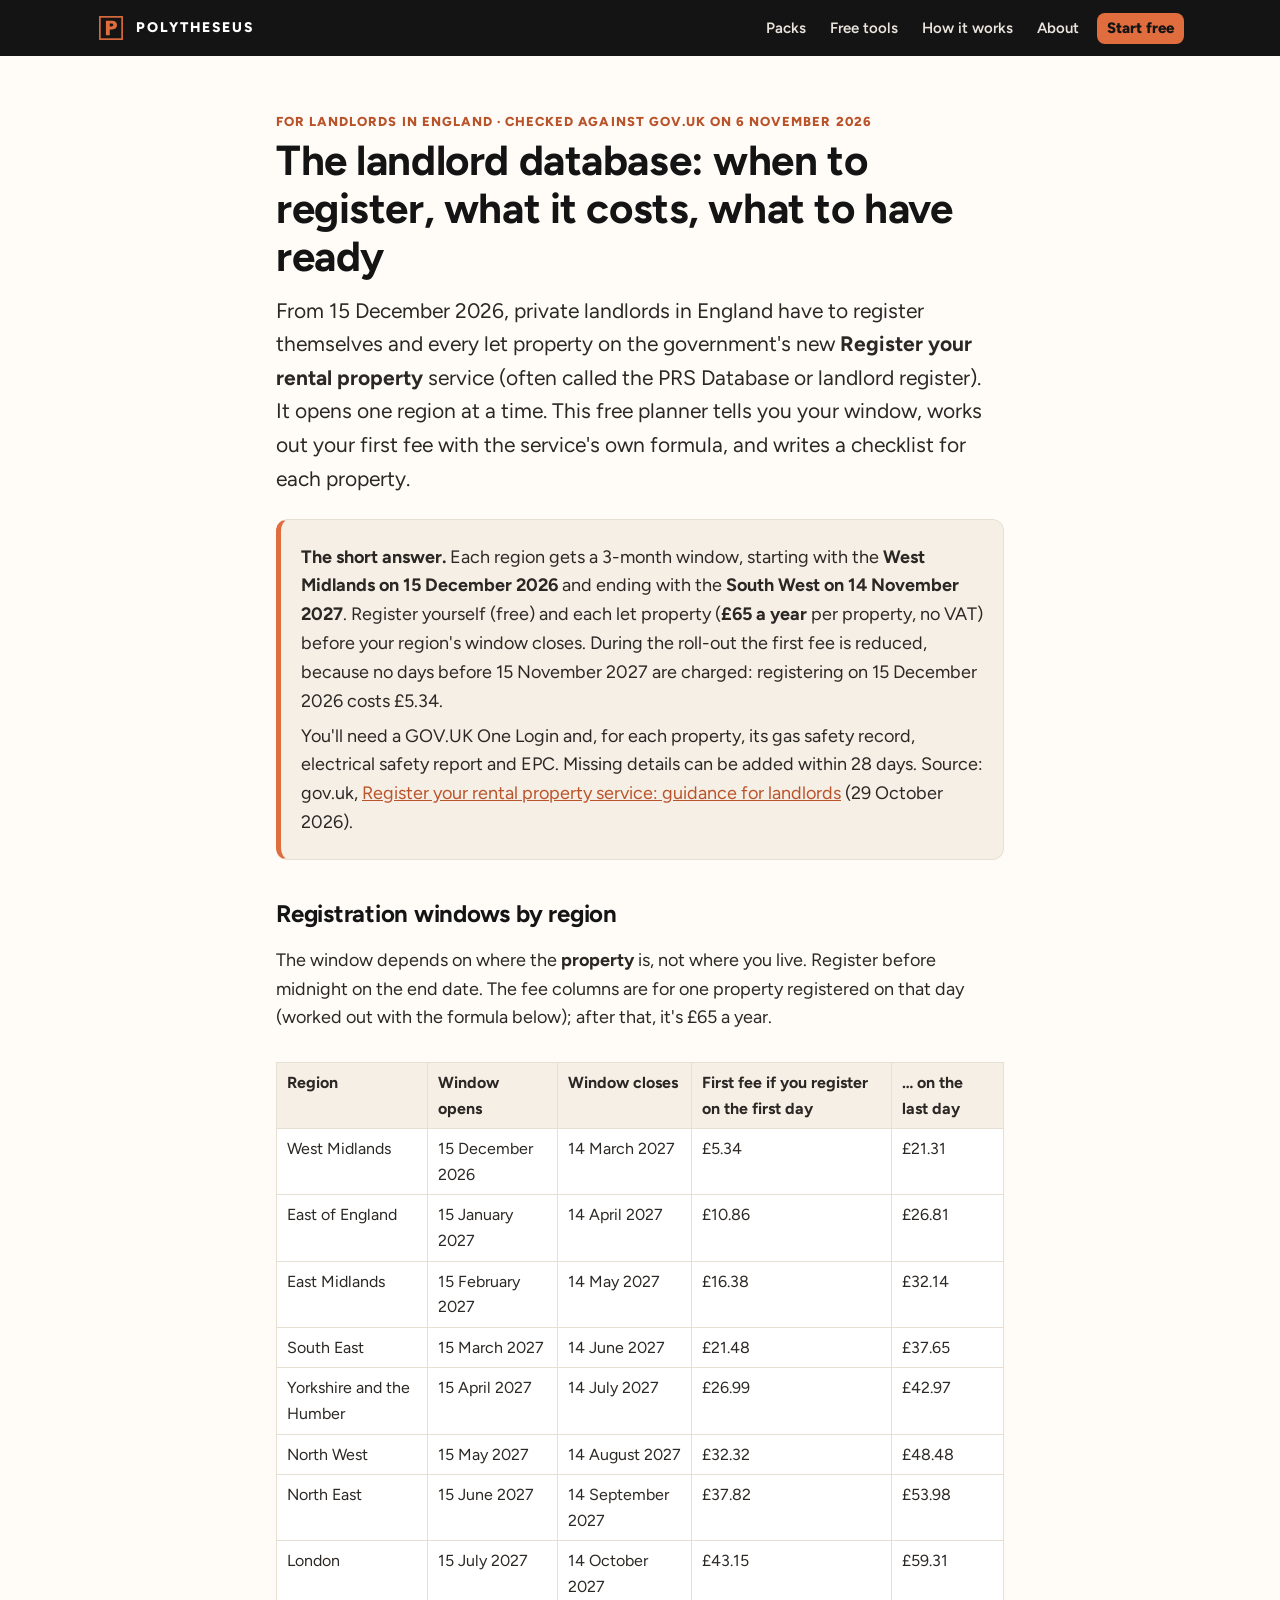
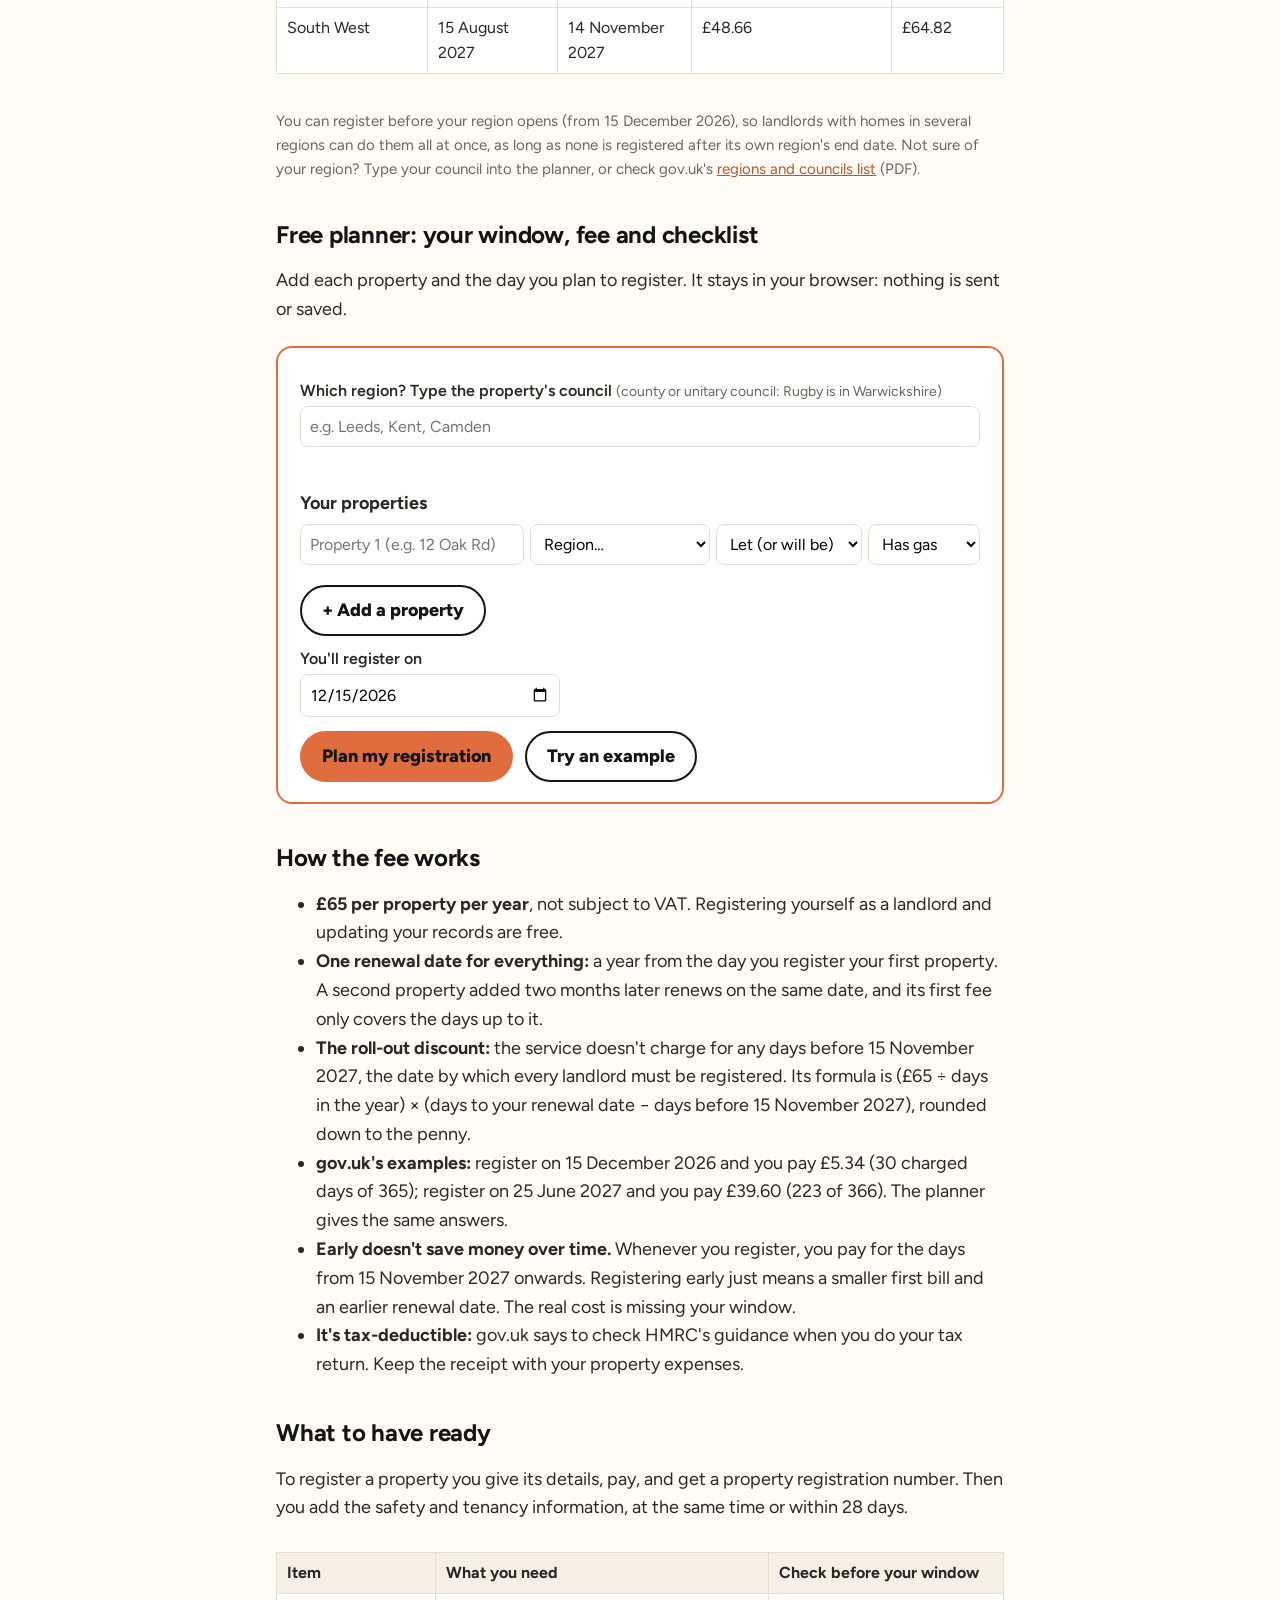
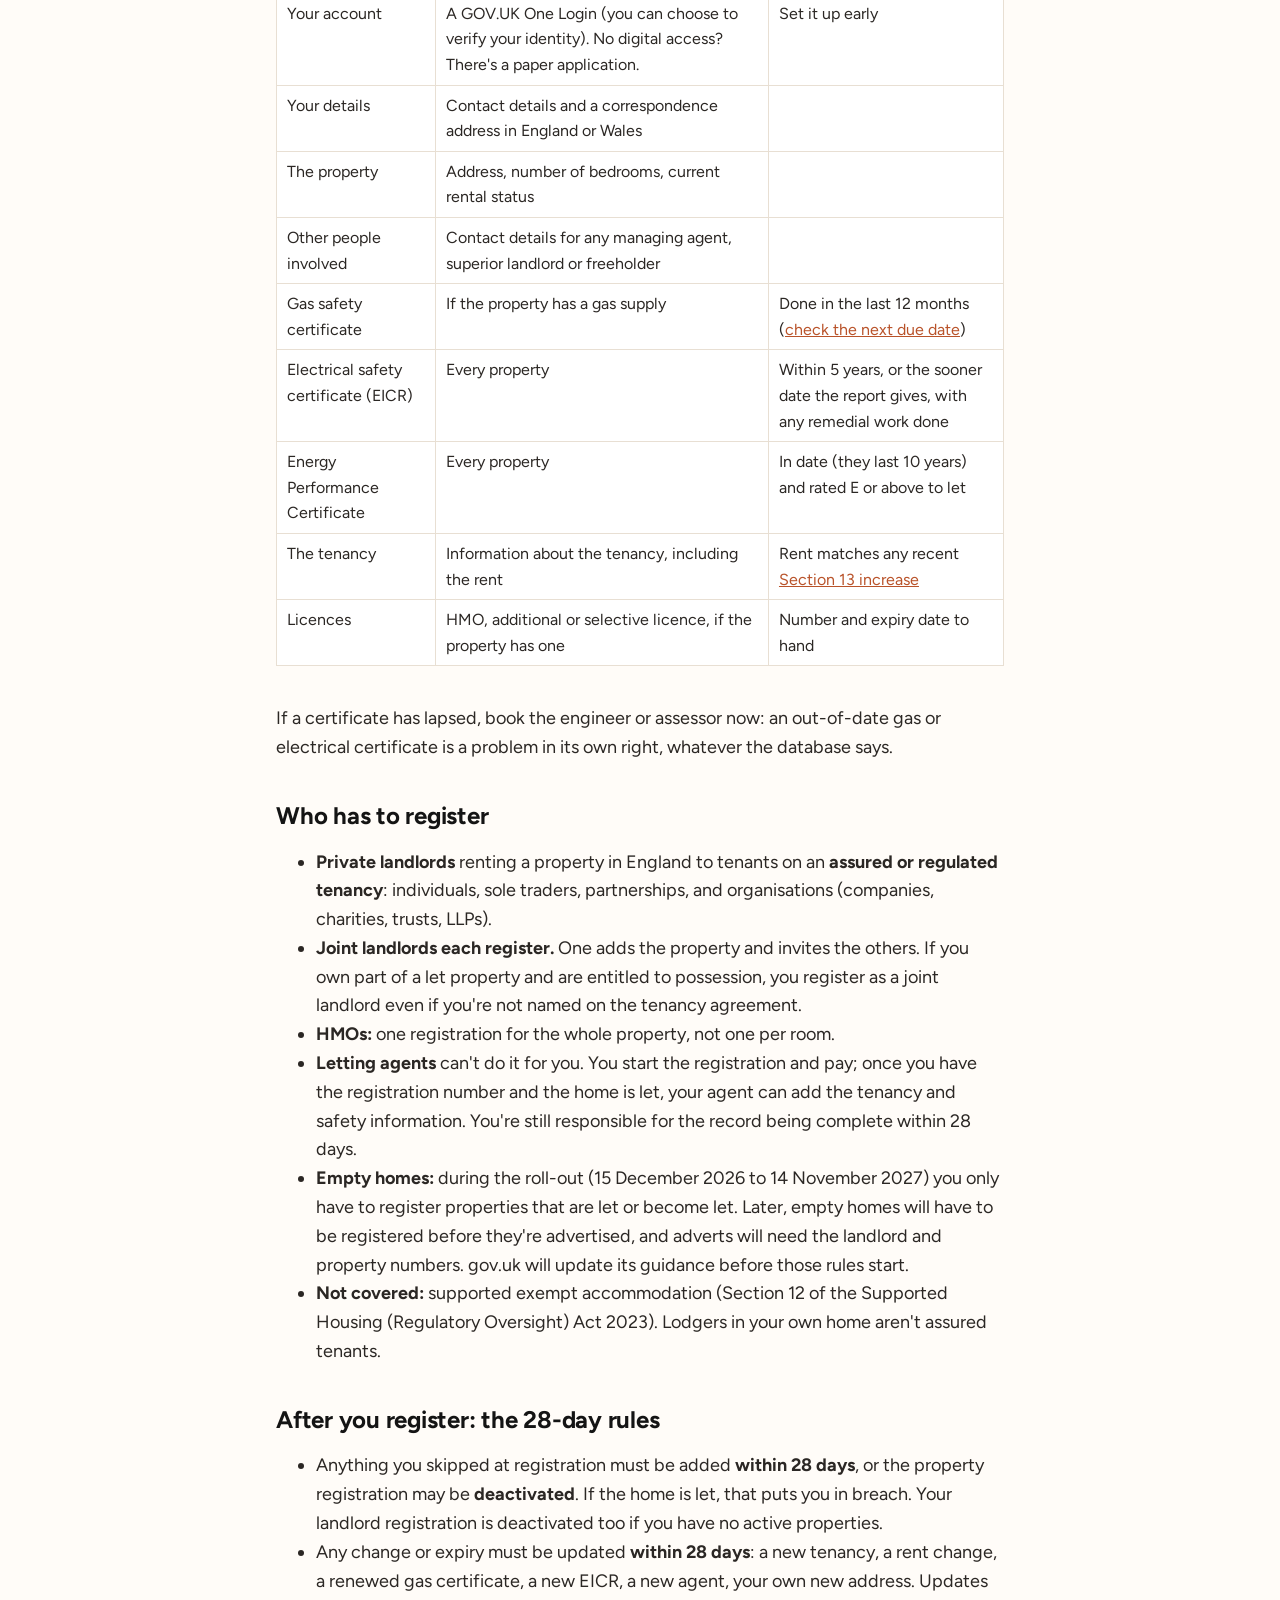
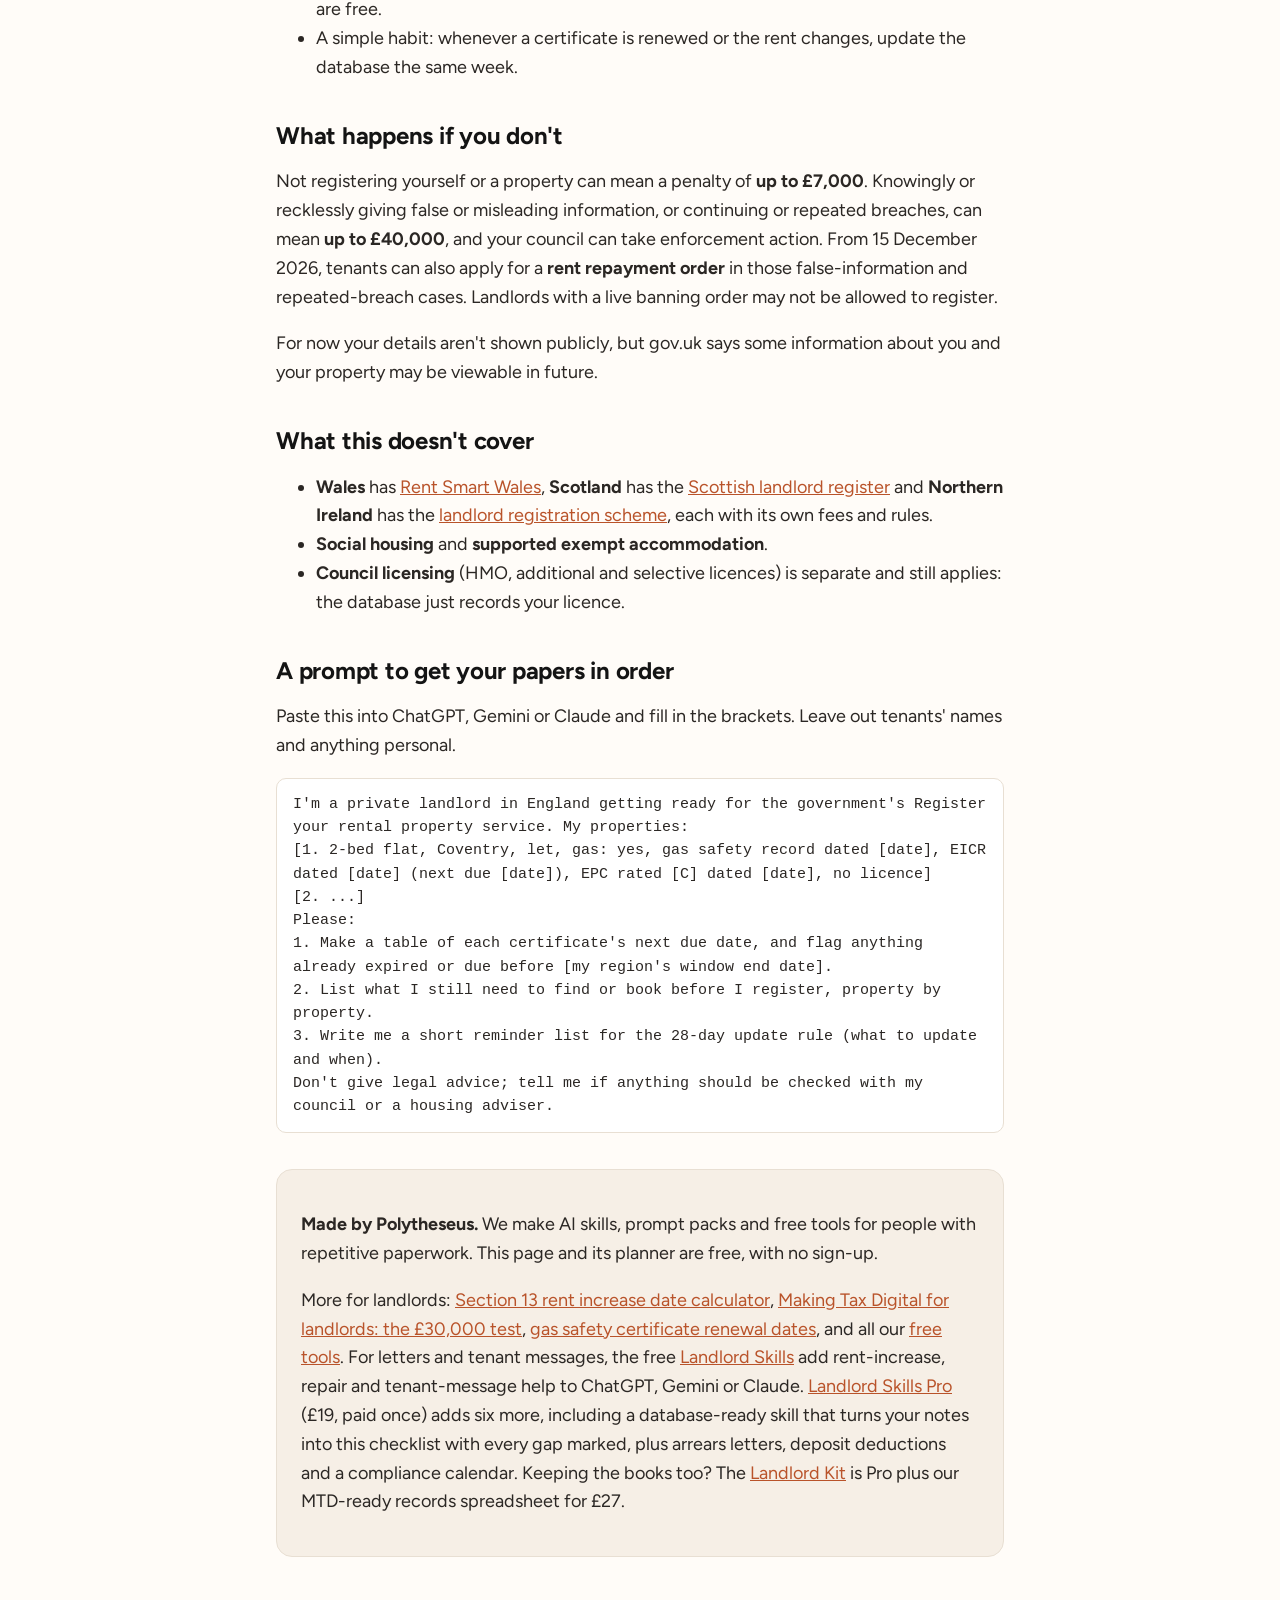
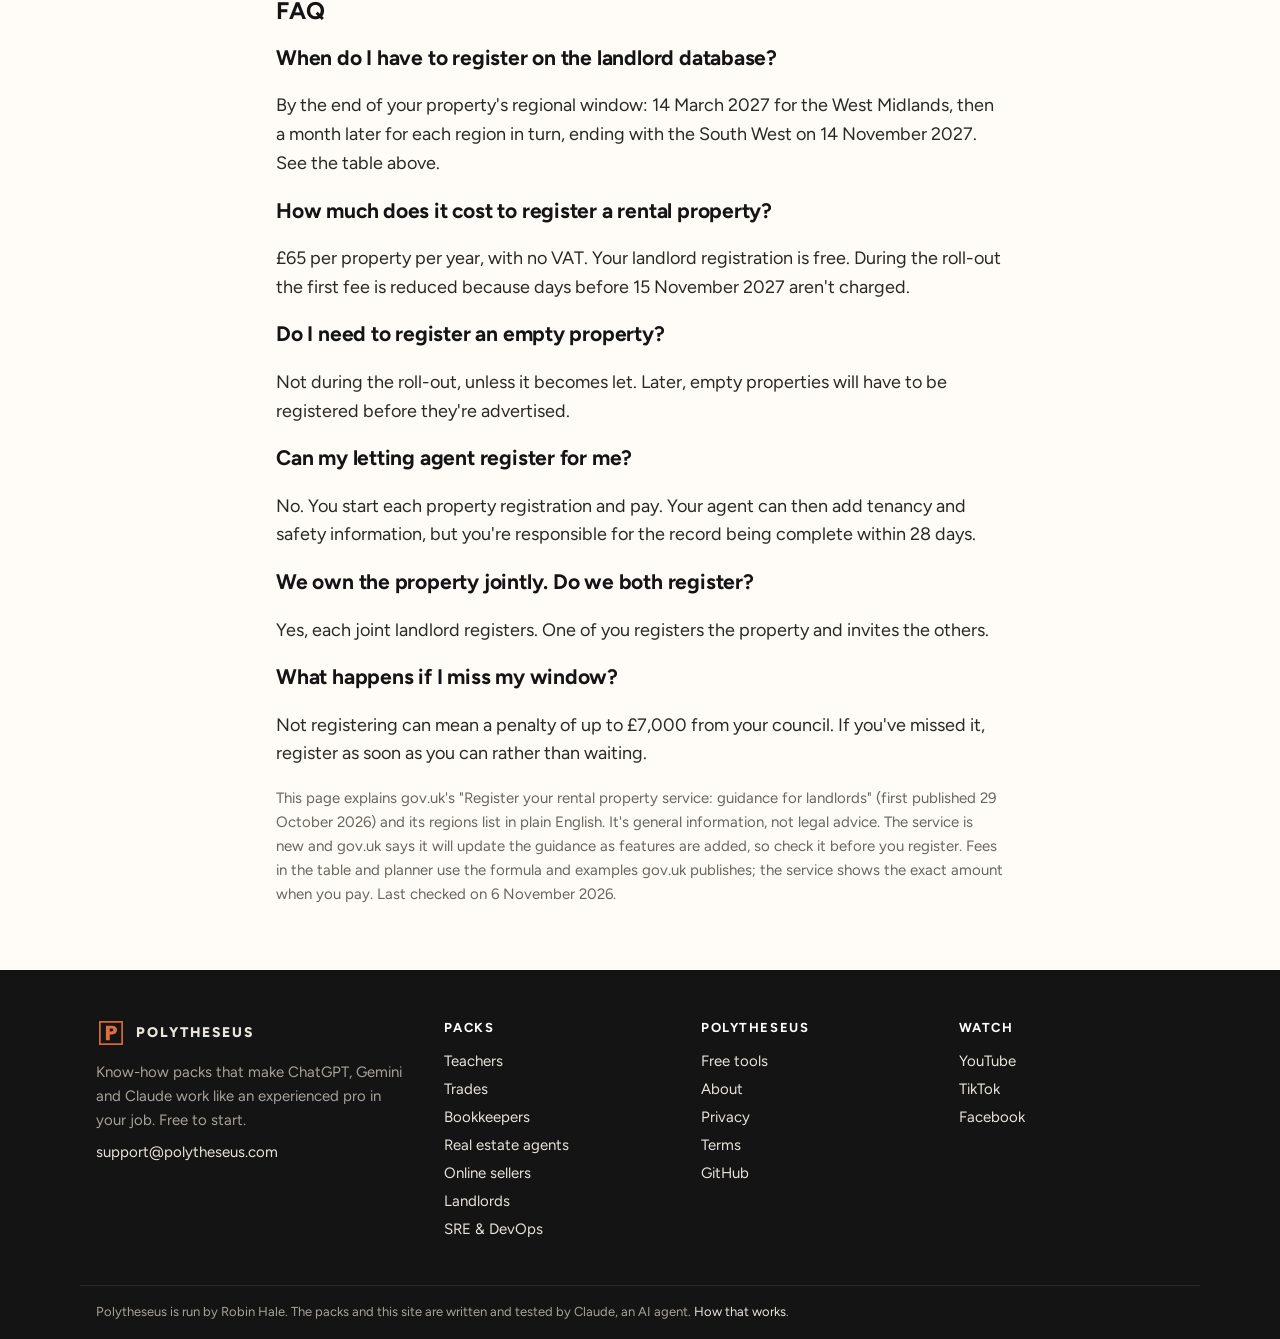
<file: landlord-database-registration.html>
<!doctype html>
<html lang="en-GB">
<head>
<meta charset="utf-8">
<meta name="viewport" content="width=device-width, initial-scale=1">
<title>Landlord database registration (England): dates and £65 fee</title>
<meta name="description" content="The PRS Database opens 15 December 2026, region by region. See your window, work out your pro-rated first fee with gov.uk's formula, and get a checklist.">
<link rel="canonical" href="https://polytheseus.com/landlord-database-registration">
<meta property="og:type" content="article">
<meta property="og:site_name" content="Polytheseus">
<meta property="og:title" content="Landlord database: your window, your fee, your checklist">
<meta property="og:description" content="Register your rental property opens 15 December 2026, region by region. A free planner for the window, the pro-rated £65 fee and what to have ready.">
<meta property="og:url" content="https://polytheseus.com/landlord-database-registration">
<link rel="stylesheet" href="style.css">
<style>
main.wrap { max-width: 860px; }
header.wrap { max-width: 860px; padding-top: 40px; }
h2 { font-size: 30px; margin: 56px 0 8px; }
.answer { background: var(--cream); border: 1px solid var(--line); border-left: 5px solid var(--orange); border-radius: 12px; padding: 16px 20px; margin: 24px 0; }
.answer p { margin: .35em 0; }
table.t, table.ri-t { width: 100%; border-collapse: collapse; background: #fff; font-size: 16px; margin: 12px 0 20px; }
table.t th, table.t td, table.ri-t th, table.ri-t td { border: 1px solid var(--line); padding: 7px 10px; text-align: left; vertical-align: top; }
table.t th, table.ri-t th { background: var(--cream); }
tr.tot td { font-weight: 700; background: #faf6f0; }
.tool { background: #fff; border: 2px solid var(--orange); border-radius: 16px; padding: 20px 22px; margin: 22px 0; }
.tool label { display: block; font-weight: 600; margin: 10px 0 2px; font-size: 16px; }
.tool label span { font-weight: 400; color: var(--muted); font-size: 14px; }
.tool input, .tool select, .tool textarea { font: inherit; font-size: 16px; padding: 7px 9px; border: 1px solid var(--line); border-radius: 8px; background: #fff; width: 100%; box-sizing: border-box; }
.two { display: grid; grid-template-columns: 1fr 1fr; gap: 0 14px; }
.tool button { font: inherit; font-weight: 800; border: 0; border-radius: 999px; padding: 11px 22px; cursor: pointer; background: var(--orange); color: var(--ink); margin: 14px 8px 0 0; }
.tool button.ghost { background: transparent; border: 2px solid var(--ink); padding: 9px 20px; }
#ri-out { margin-top: 14px; }
.ri-ok, .ri-no, .ri-err { border-radius: 10px; padding: 10px 14px; }
.ri-ok { background: #e5f3ea; }
.ri-no, .ri-err { background: #fbe3e3; }
.ri-big { font-size: 20px; }
.ri-note, .ri-warn { border-left: 4px solid var(--orange); padding: 2px 0 2px 12px; }
.ri-warn { border-left-color: #c0392b; }
.ri-small, .small { color: var(--muted); font-size: 15px; }
#ld-check { min-height: 300px; font: 15px/1.5 ui-monospace, Menlo, Consolas, monospace; }
pre.prompt { white-space: pre-wrap; background: #fff; border: 1px solid var(--line); border-radius: 10px; padding: 14px 16px; font: 15px/1.55 ui-monospace, Menlo, Consolas, monospace; }
.cta { background: var(--cream); border: 1px solid var(--line); border-radius: 16px; padding: 22px 24px; margin: 36px 0; }
.scroll { overflow-x: auto; }
.ld-row { display: grid; grid-template-columns: 2fr 1.6fr 1.3fr 1fr; gap: 6px; margin: 6px 0; }
#ld-council-out { margin: 6px 0 0; min-height: 1.2em; }
#ld-council-out button { margin: 4px 0 0; padding: 5px 14px; }
[hidden] { display: none !important; }
@media (max-width: 640px) { .two, .ld-row { grid-template-columns: 1fr 1fr; } .ld-row .ld-label { grid-column: 1 / -1; } }
</style>
<script type="application/ld+json">
{"@context": "https://schema.org", "@graph": [{"@type": "Article", "headline": "The landlord database: when to register, what it costs, what to have ready", "datePublished": "2026-10-30", "dateModified": "2026-11-06", "author": {"@type": "Organization", "name": "Polytheseus", "url": "https://polytheseus.com/"}}, {"@type": "FAQPage", "mainEntity": [{"@type": "Question", "name": "When do I have to register on the landlord database?", "acceptedAnswer": {"@type": "Answer", "text": "By the end of your property's regional window. The West Midlands opens first, from 15 December 2026 to 14 March 2027; each region follows a month later, ending with the South West from 15 August to 14 November 2027."}}, {"@type": "Question", "name": "How much does it cost to register a rental property in England?", "acceptedAnswer": {"@type": "Answer", "text": "£65 per property per year, with no VAT. Registering yourself as a landlord and updating records are free. During the roll-out the first fee is reduced because days before 15 November 2027 aren't charged: registering on 15 December 2026 costs £5.34."}}, {"@type": "Question", "name": "Do I need to register an empty property?", "acceptedAnswer": {"@type": "Answer", "text": "Not during the roll-out (15 December 2026 to 14 November 2027), unless it becomes let. Later, empty properties will have to be registered before they're advertised."}}, {"@type": "Question", "name": "Can my letting agent register for me?", "acceptedAnswer": {"@type": "Answer", "text": "No. The landlord starts each property registration and pays. The agent can then add tenancy and safety information, but the landlord is responsible for the record being complete within 28 days."}}, {"@type": "Question", "name": "Do joint landlords both register?", "acceptedAnswer": {"@type": "Answer", "text": "Yes. Each joint landlord must register. One registers the property and invites the others."}}, {"@type": "Question", "name": "What is the penalty for not registering?", "acceptedAnswer": {"@type": "Answer", "text": "Up to £7,000 for failing to register yourself or a property, and up to £40,000 for knowingly or recklessly giving false or misleading information or for continuing or repeated breaches."}}]}]}
</script>
<!-- pt:head -->
<link rel="icon" href="/assets/favicon.svg" type="image/svg+xml">
<link rel="icon" href="/assets/favicon-32.png" sizes="32x32" type="image/png">
<link rel="apple-touch-icon" href="/assets/apple-touch-icon.png">
<link rel="stylesheet" href="/assets/brand.css">
<meta property="og:image" content="https://polytheseus.com/assets/og.png">
<meta name="twitter:card" content="summary_large_image">
<!-- /pt:head -->
</head>
<body>
<!-- pt:bar -->
<nav class="pt-bar" aria-label="Polytheseus">
  <div class="pt-bar-in">
    <a class="pt-brand" href="/"><img src="/assets/favicon.svg" alt="" width="30" height="30"><span>POLYTHESEUS</span></a>
    <div class="pt-nav">
      <a href="/#packs">Packs</a>
      <a href="/tools">Free tools</a>
      <a class="pt-hide-sm" href="/#how">How it works</a>
      <a class="pt-hide-sm" href="/#about">About</a>
      <a class="pt-cta" href="/#packs">Start free</a>
    </div>
  </div>
</nav>
<!-- /pt:bar -->
<header class="wrap">
  <p class="eyebrow">For landlords in England · Checked against gov.uk on 6 November 2026</p>
  <h1>The landlord database: when to register, what it costs, what to have ready</h1>
  <p class="lede">From 15 December 2026, private landlords in England have to register themselves and every let property on the government's new <strong>Register your rental property</strong> service (often called the PRS Database or landlord register). It opens one region at a time. This free planner tells you your window, works out your first fee with the service's own formula, and writes a checklist for each property.</p>
</header>

<main class="wrap">

<div class="answer">
  <p><strong>The short answer.</strong> Each region gets a 3-month window, starting with the <strong>West Midlands on 15 December 2026</strong> and ending with the <strong>South West on 14 November 2027</strong>. Register yourself (free) and each let property (<strong>£65 a year</strong> per property, no VAT) before your region's window closes. During the roll-out the first fee is reduced, because no days before 15 November 2027 are charged: registering on 15 December 2026 costs £5.34.</p>
  <p>You'll need a GOV.UK One Login and, for each property, its gas safety record, electrical safety report and EPC. Missing details can be added within 28 days. Source: gov.uk, <a href="https://www.gov.uk/guidance/register-your-rental-property-service-guidance-for-landlords">Register your rental property service: guidance for landlords</a> (29 October 2026).</p>
</div>

<h2 id="windows">Registration windows by region</h2>
<p>The window depends on where the <strong>property</strong> is, not where you live. Register before midnight on the end date. The fee columns are for one property registered on that day (worked out with the formula below); after that, it's £65 a year.</p>
<div class="scroll"><table class="t">
<tr><th>Region</th><th>Window opens</th><th>Window closes</th><th>First fee if you register on the first day</th><th>… on the last day</th></tr>
<tr><td>West Midlands</td><td>15 December 2026</td><td>14 March 2027</td><td>£5.34</td><td>£21.31</td></tr>
<tr><td>East of England</td><td>15 January 2027</td><td>14 April 2027</td><td>£10.86</td><td>£26.81</td></tr>
<tr><td>East Midlands</td><td>15 February 2027</td><td>14 May 2027</td><td>£16.38</td><td>£32.14</td></tr>
<tr><td>South East</td><td>15 March 2027</td><td>14 June 2027</td><td>£21.48</td><td>£37.65</td></tr>
<tr><td>Yorkshire and the Humber</td><td>15 April 2027</td><td>14 July 2027</td><td>£26.99</td><td>£42.97</td></tr>
<tr><td>North West</td><td>15 May 2027</td><td>14 August 2027</td><td>£32.32</td><td>£48.48</td></tr>
<tr><td>North East</td><td>15 June 2027</td><td>14 September 2027</td><td>£37.82</td><td>£53.98</td></tr>
<tr><td>London</td><td>15 July 2027</td><td>14 October 2027</td><td>£43.15</td><td>£59.31</td></tr>
<tr><td>South West</td><td>15 August 2027</td><td>14 November 2027</td><td>£48.66</td><td>£64.82</td></tr>
</table></div>
<p class="small">You can register before your region opens (from 15 December 2026), so landlords with homes in several regions can do them all at once, as long as none is registered after its own region's end date. Not sure of your region? Type your council into the planner, or check gov.uk's <a href="https://assets.publishing.service.gov.uk/media/6adb3b992263175ac2aca36b/Regions_of_England_and_their_local_councils.pdf">regions and councils list</a> (PDF).</p>

<h2 id="calculator">Free planner: your window, fee and checklist</h2>
<p>Add each property and the day you plan to register. It stays in your browser: nothing is sent or saved.</p>
<form class="tool" id="ld-form" autocomplete="off">
  <label for="ld-council">Which region? Type the property's council <span>(county or unitary council: Rugby is in Warwickshire)</span></label>
  <input id="ld-council" list="ld-councils" placeholder="e.g. Leeds, Kent, Camden">
  <datalist id="ld-councils"></datalist>
  <p id="ld-council-out" aria-live="polite"></p>
  <p style="margin:14px 0 2px"><strong>Your properties</strong></p>
  <div id="ld-rows"></div>
  <button type="button" class="ghost" id="ld-add">+ Add a property</button>
  <label for="ld-date">You'll register on</label>
  <input type="date" id="ld-date" style="max-width: 260px">
  <div>
    <button type="submit">Plan my registration</button>
    <button type="button" class="ghost" id="ld-example">Try an example</button>
  </div>
  <div id="ld-out" aria-live="polite"></div>
  <div id="ld-check-wrap" hidden>
    <p><strong>Your checklist</strong> (copy it into your notes or print it):</p>
    <textarea id="ld-check" aria-label="Checklist"></textarea>
    <button type="button" id="ld-copy">Copy the checklist</button>
  </div>
</form>
<script src="/assets/landlord-database.js"></script>

<h2>How the fee works</h2>
<ul>
<li><strong>£65 per property per year</strong>, not subject to VAT. Registering yourself as a landlord and updating your records are free.</li>
<li><strong>One renewal date for everything:</strong> a year from the day you register your first property. A second property added two months later renews on the same date, and its first fee only covers the days up to it.</li>
<li><strong>The roll-out discount:</strong> the service doesn't charge for any days before 15 November 2027, the date by which every landlord must be registered. Its formula is (£65 ÷ days in the year) × (days to your renewal date − days before 15 November 2027), rounded down to the penny.</li>
<li><strong>gov.uk's examples:</strong> register on 15 December 2026 and you pay £5.34 (30 charged days of 365); register on 25 June 2027 and you pay £39.60 (223 of 366). The planner gives the same answers.</li>
<li><strong>Early doesn't save money over time.</strong> Whenever you register, you pay for the days from 15 November 2027 onwards. Registering early just means a smaller first bill and an earlier renewal date. The real cost is missing your window.</li>
<li><strong>It's tax-deductible:</strong> gov.uk says to check HMRC's guidance when you do your tax return. Keep the receipt with your property expenses.</li>
</ul>

<h2 id="checklist">What to have ready</h2>
<p>To register a property you give its details, pay, and get a property registration number. Then you add the safety and tenancy information, at the same time or within 28 days.</p>
<div class="scroll"><table class="t">
<tr><th>Item</th><th>What you need</th><th>Check before your window</th></tr>
<tr><td>Your account</td><td>A GOV.UK One Login (you can choose to verify your identity). No digital access? There's a paper application.</td><td>Set it up early</td></tr>
<tr><td>Your details</td><td>Contact details and a correspondence address in England or Wales</td><td></td></tr>
<tr><td>The property</td><td>Address, number of bedrooms, current rental status</td><td></td></tr>
<tr><td>Other people involved</td><td>Contact details for any managing agent, superior landlord or freeholder</td><td></td></tr>
<tr><td>Gas safety certificate</td><td>If the property has a gas supply</td><td>Done in the last 12 months (<a href="/trades-skills/guides/gas-safety-certificate-renewal">check the next due date</a>)</td></tr>
<tr><td>Electrical safety certificate (EICR)</td><td>Every property</td><td>Within 5 years, or the sooner date the report gives, with any remedial work done</td></tr>
<tr><td>Energy Performance Certificate</td><td>Every property</td><td>In date (they last 10 years) and rated E or above to let</td></tr>
<tr><td>The tenancy</td><td>Information about the tenancy, including the rent</td><td>Rent matches any recent <a href="/section-13-rent-increase">Section 13 increase</a></td></tr>
<tr><td>Licences</td><td>HMO, additional or selective licence, if the property has one</td><td>Number and expiry date to hand</td></tr>
</table></div>
<p>If a certificate has lapsed, book the engineer or assessor now: an out-of-date gas or electrical certificate is a problem in its own right, whatever the database says.</p>

<h2>Who has to register</h2>
<ul>
<li><strong>Private landlords</strong> renting a property in England to tenants on an <strong>assured or regulated tenancy</strong>: individuals, sole traders, partnerships, and organisations (companies, charities, trusts, LLPs).</li>
<li><strong>Joint landlords each register.</strong> One adds the property and invites the others. If you own part of a let property and are entitled to possession, you register as a joint landlord even if you're not named on the tenancy agreement.</li>
<li><strong>HMOs:</strong> one registration for the whole property, not one per room.</li>
<li><strong>Letting agents</strong> can't do it for you. You start the registration and pay; once you have the registration number and the home is let, your agent can add the tenancy and safety information. You're still responsible for the record being complete within 28 days.</li>
<li><strong>Empty homes:</strong> during the roll-out (15 December 2026 to 14 November 2027) you only have to register properties that are let or become let. Later, empty homes will have to be registered before they're advertised, and adverts will need the landlord and property numbers. gov.uk will update its guidance before those rules start.</li>
<li><strong>Not covered:</strong> supported exempt accommodation (Section 12 of the Supported Housing (Regulatory Oversight) Act 2023). Lodgers in your own home aren't assured tenants.</li>
</ul>

<h2>After you register: the 28-day rules</h2>
<ul>
<li>Anything you skipped at registration must be added <strong>within 28 days</strong>, or the property registration may be <strong>deactivated</strong>. If the home is let, that puts you in breach. Your landlord registration is deactivated too if you have no active properties.</li>
<li>Any change or expiry must be updated <strong>within 28 days</strong>: a new tenancy, a rent change, a renewed gas certificate, a new EICR, a new agent, your own new address. Updates are free.</li>
<li>A simple habit: whenever a certificate is renewed or the rent changes, update the database the same week.</li>
</ul>

<h2>What happens if you don't</h2>
<p>Not registering yourself or a property can mean a penalty of <strong>up to £7,000</strong>. Knowingly or recklessly giving false or misleading information, or continuing or repeated breaches, can mean <strong>up to £40,000</strong>, and your council can take enforcement action. From 15 December 2026, tenants can also apply for a <strong>rent repayment order</strong> in those false-information and repeated-breach cases. Landlords with a live banning order may not be allowed to register.</p>
<p>For now your details aren't shown publicly, but gov.uk says some information about you and your property may be viewable in future.</p>

<h2>What this doesn't cover</h2>
<ul>
<li><strong>Wales</strong> has <a href="https://rentsmart.gov.wales/">Rent Smart Wales</a>, <strong>Scotland</strong> has the <a href="https://www.mygov.scot/landlord-registration">Scottish landlord register</a> and <strong>Northern Ireland</strong> has the <a href="https://www.nidirect.gov.uk/articles/landlord-registration-scheme">landlord registration scheme</a>, each with its own fees and rules.</li>
<li><strong>Social housing</strong> and <strong>supported exempt accommodation</strong>.</li>
<li><strong>Council licensing</strong> (HMO, additional and selective licences) is separate and still applies: the database just records your licence.</li>
</ul>

<h2>A prompt to get your papers in order</h2>
<p>Paste this into ChatGPT, Gemini or Claude and fill in the brackets. Leave out tenants' names and anything personal.</p>
<pre class="prompt">I'm a private landlord in England getting ready for the government's Register your rental property service. My properties:
[1. 2-bed flat, Coventry, let, gas: yes, gas safety record dated [date], EICR dated [date] (next due [date]), EPC rated [C] dated [date], no licence]
[2. ...]
Please:
1. Make a table of each certificate's next due date, and flag anything already expired or due before [my region's window end date].
2. List what I still need to find or book before I register, property by property.
3. Write me a short reminder list for the 28-day update rule (what to update and when).
Don't give legal advice; tell me if anything should be checked with my council or a housing adviser.</pre>

<div class="cta">
  <p><strong>Made by Polytheseus.</strong> We make AI skills, prompt packs and free tools for people with repetitive paperwork. This page and its planner are free, with no sign-up.</p>
  <p>More for landlords: <a href="/section-13-rent-increase">Section 13 rent increase date calculator</a>, <a href="/mtd-for-landlords">Making Tax Digital for landlords: the £30,000 test</a>, <a href="/trades-skills/guides/gas-safety-certificate-renewal">gas safety certificate renewal dates</a>, and all our <a href="/tools">free tools</a>. For letters and tenant messages, the free <a href="/landlord-skills/">Landlord Skills</a> add rent-increase, repair and tenant-message help to ChatGPT, Gemini or Claude. <a href="/landlord-skills/#pro">Landlord Skills Pro</a> (£19, paid once) adds six more, including a database-ready skill that turns your notes into this checklist with every gap marked, plus arrears letters, deposit deductions and a compliance calendar. Keeping the books too? The <a href="/landlord-skills/#kit">Landlord Kit</a> is Pro plus our MTD-ready records spreadsheet for £27.</p>
</div>

<h2>FAQ</h2>
<h3>When do I have to register on the landlord database?</h3>
<p>By the end of your property's regional window: 14 March 2027 for the West Midlands, then a month later for each region in turn, ending with the South West on 14 November 2027. See the table above.</p>
<h3>How much does it cost to register a rental property?</h3>
<p>£65 per property per year, with no VAT. Your landlord registration is free. During the roll-out the first fee is reduced because days before 15 November 2027 aren't charged.</p>
<h3>Do I need to register an empty property?</h3>
<p>Not during the roll-out, unless it becomes let. Later, empty properties will have to be registered before they're advertised.</p>
<h3>Can my letting agent register for me?</h3>
<p>No. You start each property registration and pay. Your agent can then add tenancy and safety information, but you're responsible for the record being complete within 28 days.</p>
<h3>We own the property jointly. Do we both register?</h3>
<p>Yes, each joint landlord registers. One of you registers the property and invites the others.</p>
<h3>What happens if I miss my window?</h3>
<p>Not registering can mean a penalty of up to £7,000 from your council. If you've missed it, register as soon as you can rather than waiting.</p>

<p class="small">This page explains gov.uk's "Register your rental property service: guidance for landlords" (first published 29 October 2026) and its regions list in plain English. It's general information, not legal advice. The service is new and gov.uk says it will update the guidance as features are added, so check it before you register. Fees in the table and planner use the formula and examples gov.uk publishes; the service shows the exact amount when you pay. Last checked on 6 November 2026.</p>

</main>
<!-- pt:foot -->
<footer class="pt-foot">
  <div class="pt-foot-in">
    <div>
      <a class="pt-brand" href="/"><img src="/assets/favicon.svg" alt="" width="30" height="30"><span>POLYTHESEUS</span></a>
      <p>Know-how packs that make ChatGPT, Gemini and Claude work like an experienced pro in your job. Free to start.</p>
      <p><a href="mailto:support@polytheseus.com">support@polytheseus.com</a></p>
    </div>
    <div>
      <h4>Packs</h4>
      <ul><li><a href="/teacher-skills/">Teachers</a></li><li><a href="/trades-skills/">Trades</a></li><li><a href="/bookkeeper-skills/">Bookkeepers</a></li><li><a href="/real-estate-skills/">Real estate agents</a></li><li><a href="/seller-skills/">Online sellers</a></li><li><a href="/landlord-skills/">Landlords</a></li><li><a href="/sre-skills/">SRE &amp; DevOps</a></li></ul>
    </div>
    <div>
      <h4>Polytheseus</h4>
      <ul>
        <li><a href="/tools">Free tools</a></li>
        <li><a href="/#about">About</a></li>
        <li><a href="/privacy">Privacy</a></li>
        <li><a href="/terms">Terms</a></li>
        <li><a href="https://github.com/polytheseus">GitHub</a></li>
      </ul>
    </div>
    <div>
      <h4>Watch</h4>
      <ul><li><a href="https://www.youtube.com/@polytheseus" rel="me noopener">YouTube</a></li><li><a href="https://www.tiktok.com/@polytheseus" rel="me noopener">TikTok</a></li><li><a href="https://www.facebook.com/profile.php?id=1374246585776738" rel="me noopener">Facebook</a></li></ul>
    </div>
  </div>
  <div class="pt-foot-base">Polytheseus is run by Robin Hale. The packs and this site are written and tested by Claude, an AI agent. <a href="/#about">How that works</a>.</div>
</footer>
<!-- /pt:foot -->
</body>
</html>
</file>
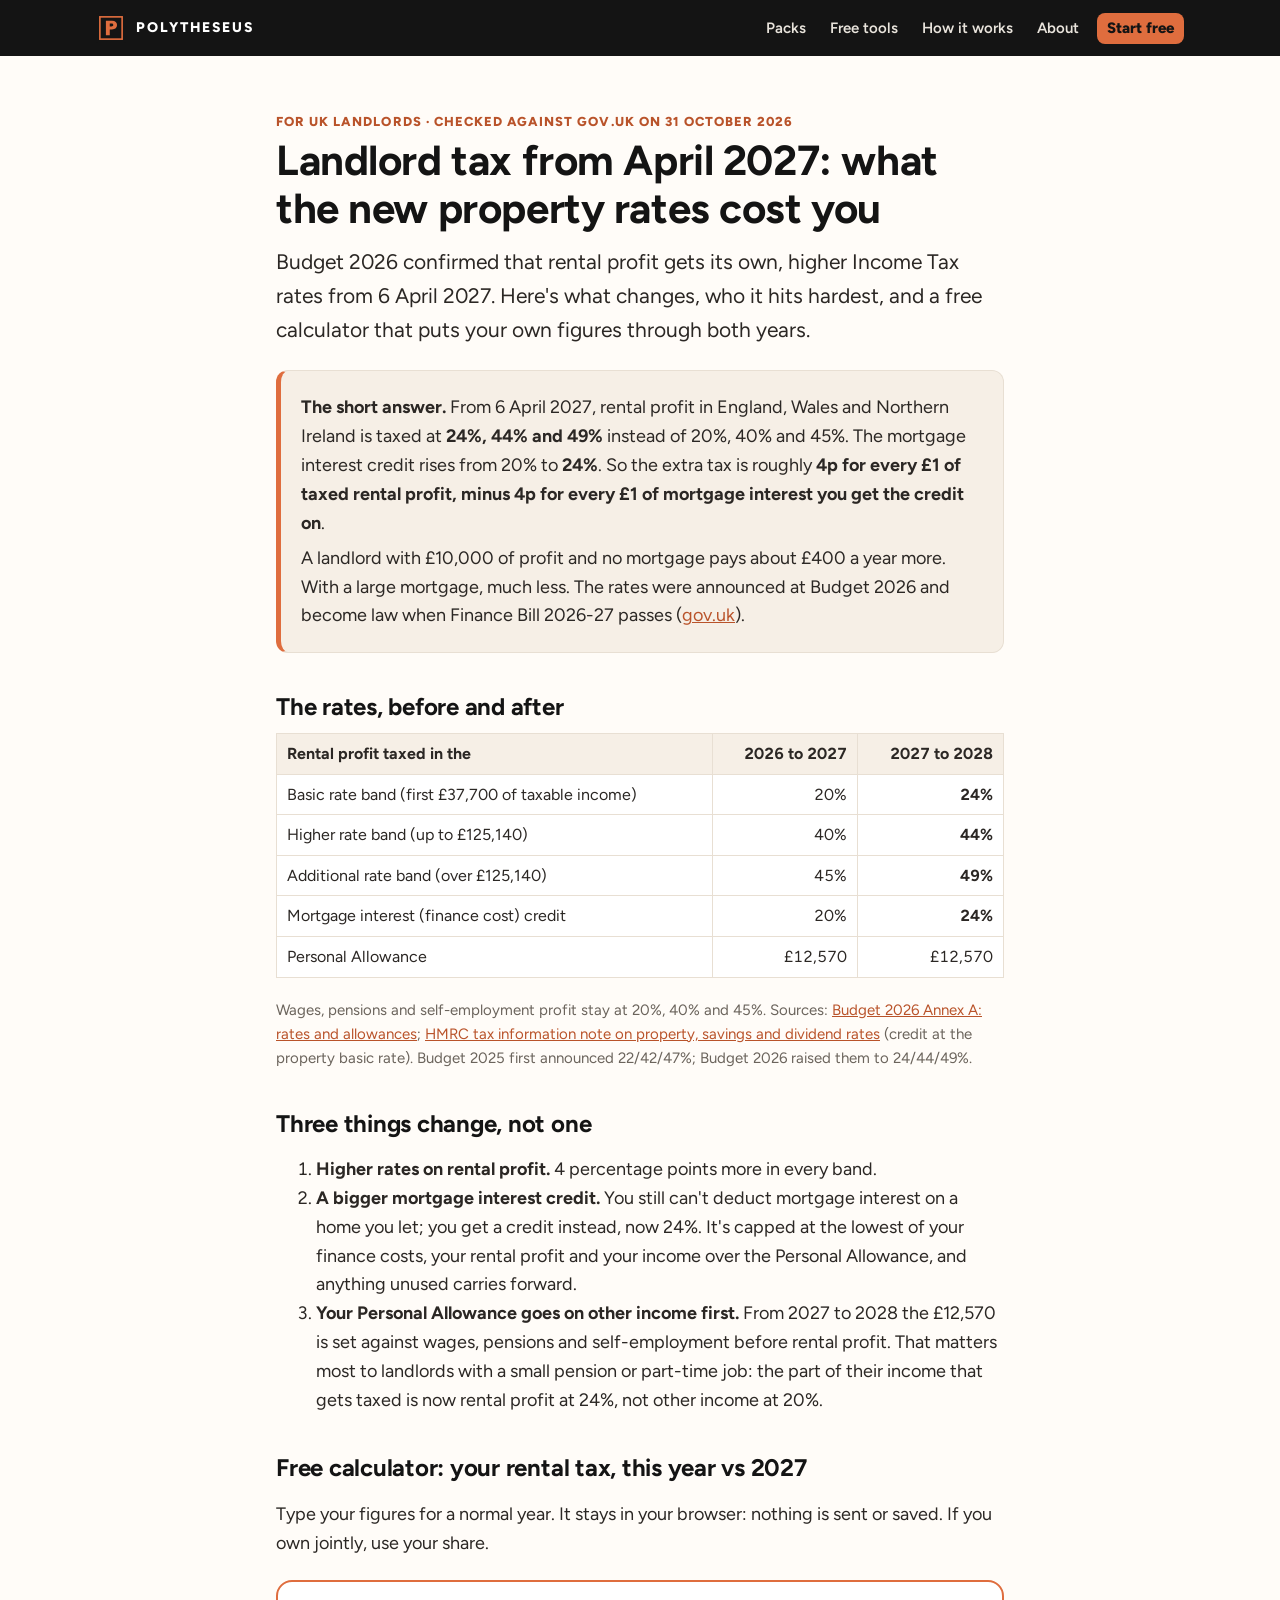
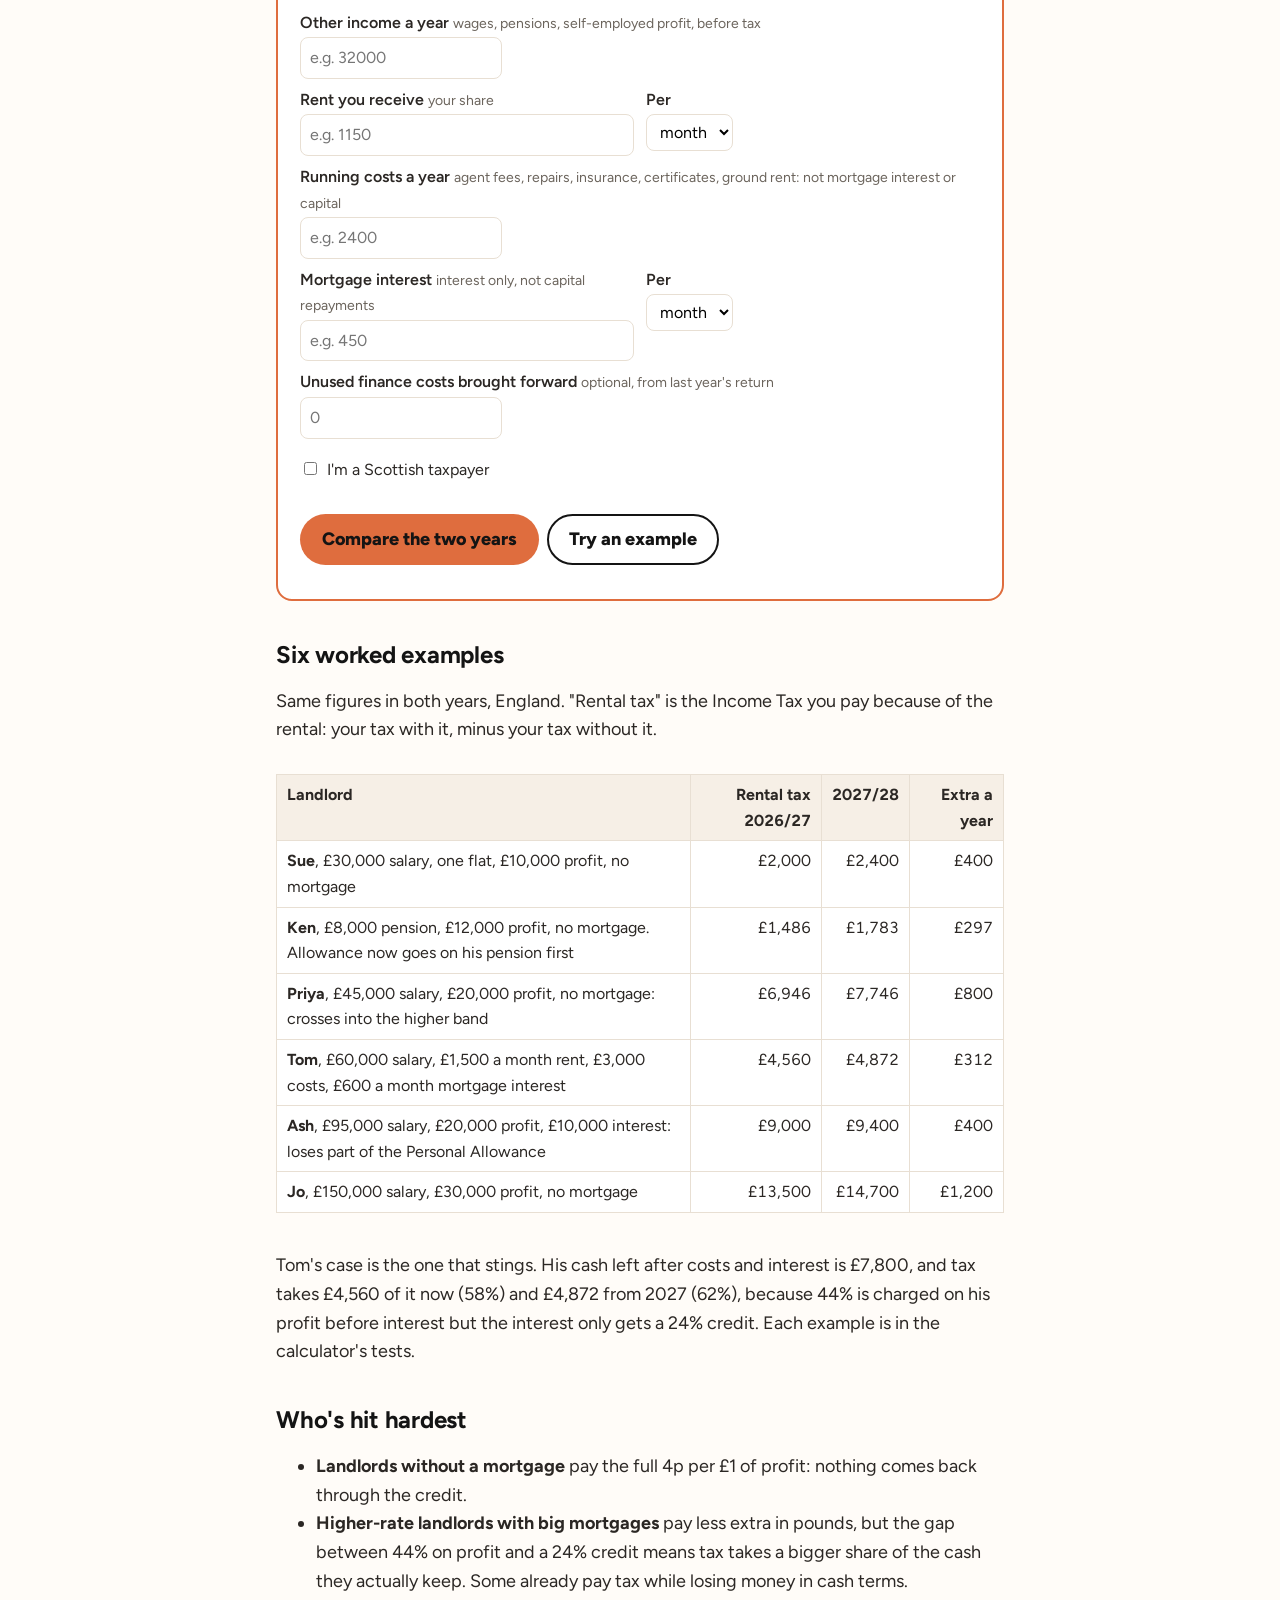
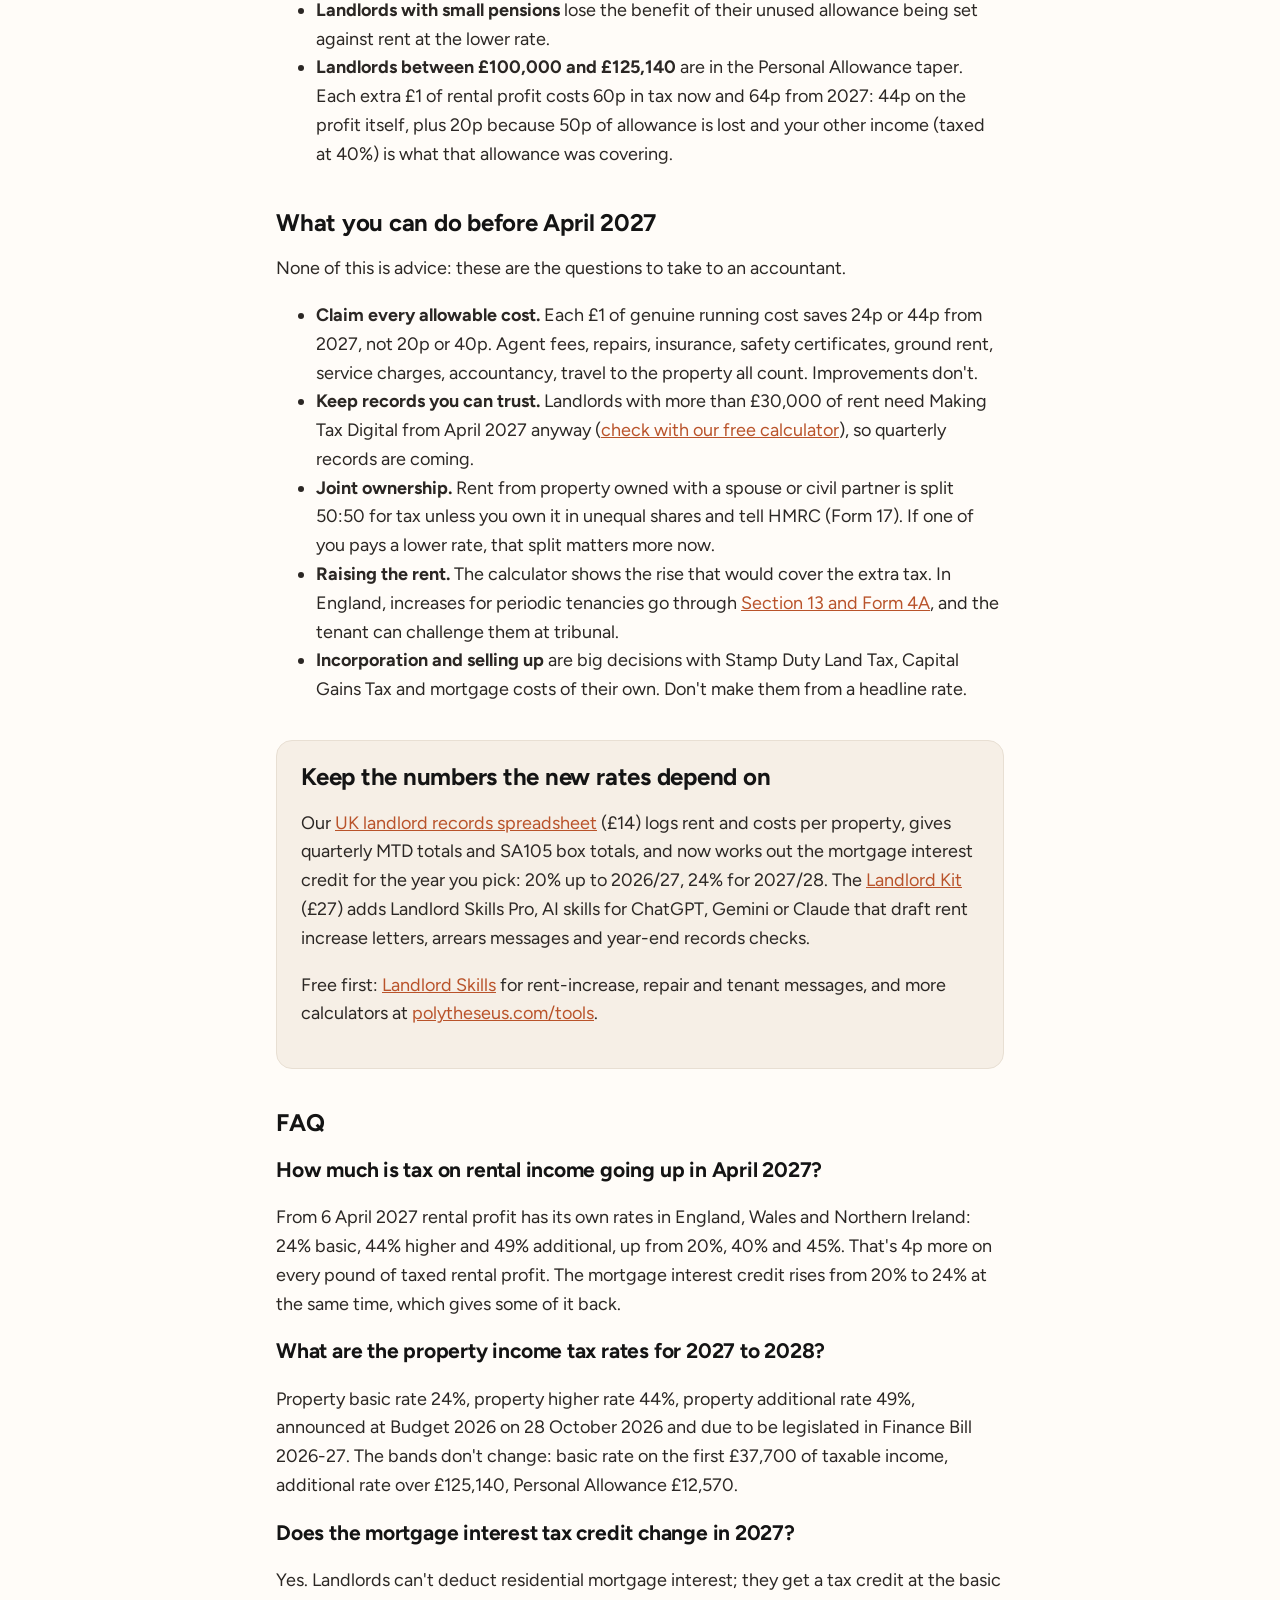
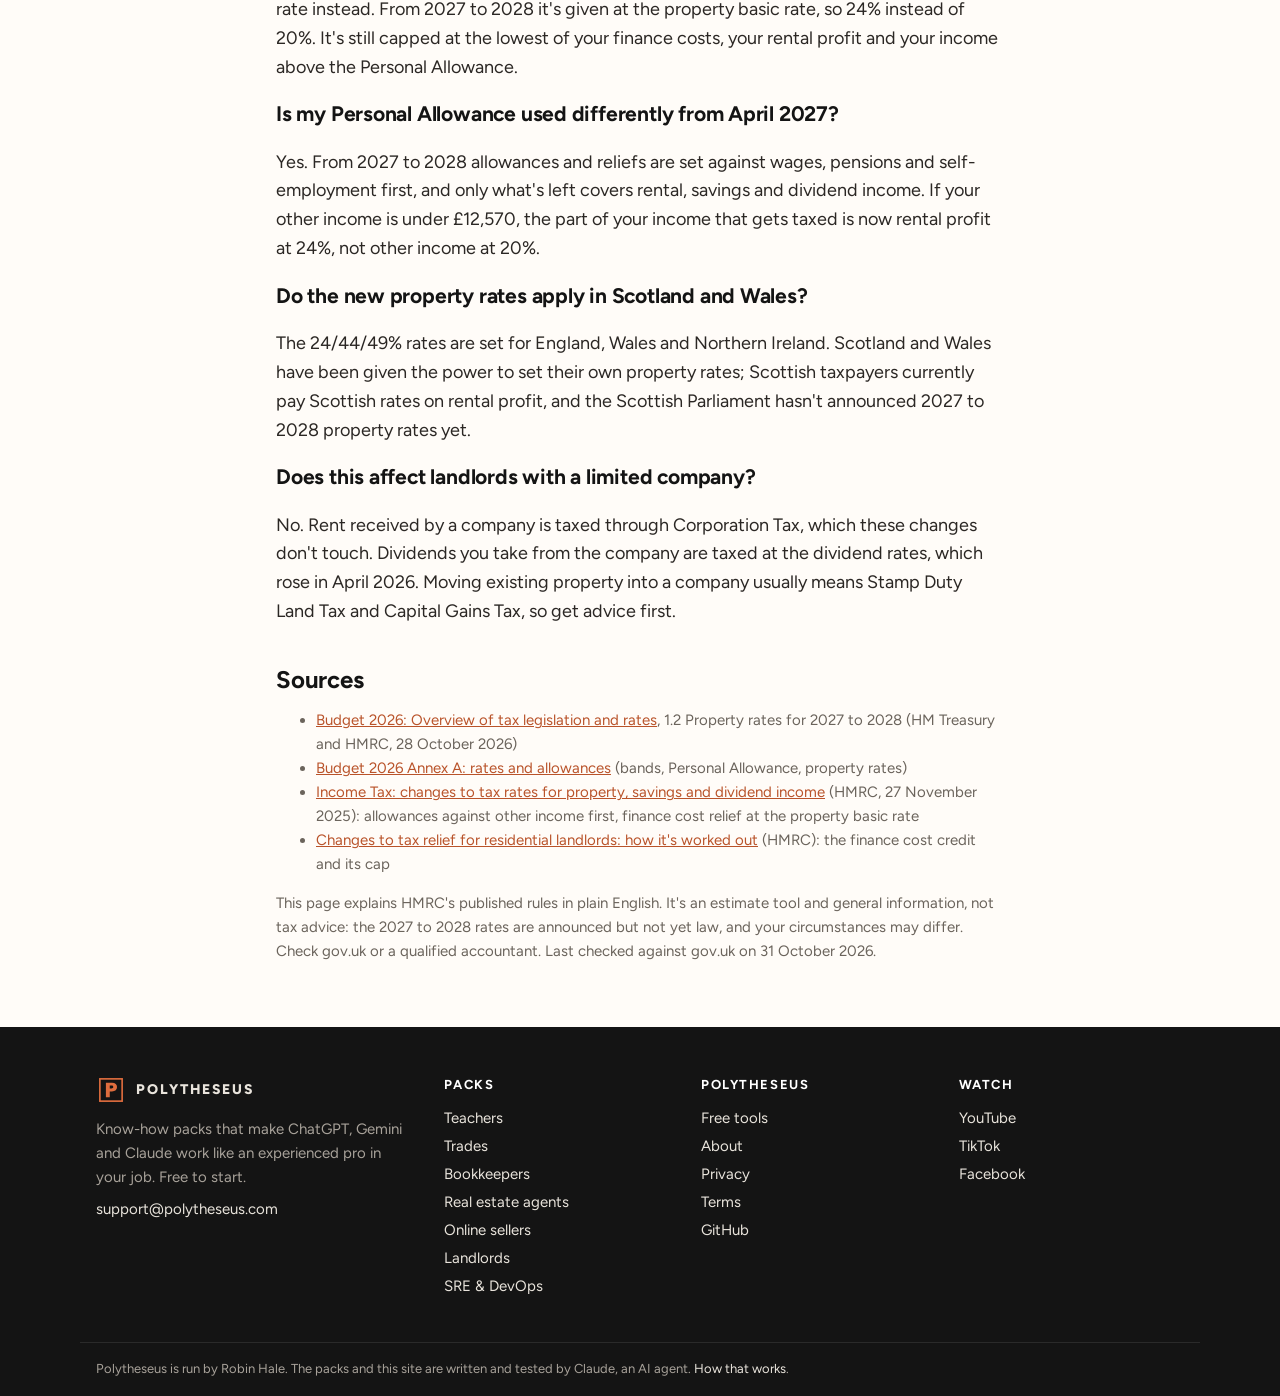
<file: landlord-tax-2027.html>
<!doctype html>
<html lang="en-GB">
<head>
<meta charset="utf-8">
<meta name="viewport" content="width=device-width, initial-scale=1">
<title>Landlord tax from April 2027: 24%, 44% and 49% rates calculator</title>
<meta name="description" content="Rental income tax rises to 24%, 44% and 49% from 6 April 2027 (Budget 2026). Free calculator: your tax in 2026/27 vs 2027/28 and the rent rise that covers it.">
<link rel="canonical" href="https://polytheseus.com/landlord-tax-2027">
<meta property="og:type" content="article">
<meta property="og:site_name" content="Polytheseus">
<meta property="og:title" content="Landlord tax from April 2027: what the new rates cost you">
<meta property="og:description" content="24%, 44% and 49% on rental profit, a 24% mortgage interest credit. A free calculator comparing 2026/27 with 2027/28 on your own figures.">
<meta property="og:url" content="https://polytheseus.com/landlord-tax-2027">
<link rel="stylesheet" href="style.css">
<style>
main.wrap { max-width: 860px; }
header.wrap { max-width: 860px; padding-top: 40px; }
h2 { font-size: 30px; margin: 56px 0 8px; }
.answer { background: var(--cream); border: 1px solid var(--line); border-left: 5px solid var(--orange); border-radius: 12px; padding: 16px 20px; margin: 24px 0; }
.answer p { margin: .35em 0; }
table.t, table.lm-t { width: 100%; border-collapse: collapse; background: #fff; font-size: 16px; margin: 12px 0 20px; }
table.t th, table.t td, table.lm-t th, table.lm-t td { border: 1px solid var(--line); padding: 7px 10px; text-align: left; vertical-align: top; }
table.t th, table.lm-t th { background: var(--cream); }
.n { text-align: right !important; font-variant-numeric: tabular-nums; white-space: nowrap; }
tr.tot td { font-weight: 700; background: #faf6f0; }
.tool { background: #fff; border: 2px solid var(--orange); border-radius: 16px; padding: 20px 22px; margin: 22px 0; }
.tool fieldset { border: 0; padding: 0; margin: 14px 0 6px; }
.tool legend { font-weight: 800; color: var(--ink); margin-bottom: 4px; }
.tool label { display: block; font-weight: 600; margin: 8px 0 2px; font-size: 16px; }
.tool label span { font-weight: 400; color: var(--muted); font-size: 14px; }
.tool input, .tool select { font: inherit; font-size: 16px; padding: 7px 9px; border: 1px solid var(--line); border-radius: 8px; background: #fff; }
.tool input[type=checkbox] { width: auto; margin-right: 6px; }
.prow { display: grid; grid-template-columns: 1.4fr 1fr .9fr .7fr .7fr; gap: 8px; align-items: end; margin: 6px 0; }
.prow input, .prow select { width: 100%; }
.prow .h { font-size: 13px; color: var(--muted); font-weight: 600; }
.prow label { margin: 0; font-weight: 400; }
.prow .c { display: none; font-size: 13px; color: var(--muted); font-weight: 600; }
.scroll { overflow-x: auto; }
table.t th { white-space: normal; }
.two { display: grid; grid-template-columns: 1fr 1fr; gap: 12px; }
.two input { width: 100%; }
.check label { font-weight: 400; }
.tool button { font: inherit; font-weight: 800; border: 0; border-radius: 999px; padding: 11px 22px; cursor: pointer; background: var(--orange); color: var(--ink); margin: 14px 8px 0 0; }
.tool button.ghost { background: transparent; border: 2px solid var(--ink); padding: 9px 20px; }
#lt-out { margin-top: 14px; }
.lm-yes, .lm-no, .lm-err { border-radius: 10px; padding: 10px 14px; }
.lm-yes { background: #fde8dc; }
.lm-no { background: #e5f3ea; }
.lm-err { background: #fbe3e3; }
.lm-note { border-left: 4px solid var(--orange); padding: 2px 0 2px 12px; }
.lm-small, .small { color: var(--muted); font-size: 15px; }
.lm-tl li { margin-bottom: 4px; }
pre.prompt { white-space: pre-wrap; background: #fff; border: 1px solid var(--line); border-radius: 10px; padding: 14px 16px; font: 15px/1.55 ui-monospace, Menlo, Consolas, monospace; }
.cta { background: var(--cream); border: 1px solid var(--line); border-radius: 16px; padding: 22px 24px; margin: 36px 0; }
[hidden] { display: none !important; }
@media (max-width: 640px) {
  .prow { grid-template-columns: 1fr 1fr; }
  .prow .h { display: none; }
  .prow .c { display: block; }
  .prow:not(:first-of-type) .nm { margin-top: 10px; }
  .prow .nm { grid-column: 1 / -1; }
  .two { grid-template-columns: 1fr; }
}
</style>
<script type="application/ld+json">
{"@context": "https://schema.org", "@graph": [{"@type": "Article", "headline": "Landlord tax from April 2027: the new 24%, 44% and 49% property rates", "datePublished": "2026-10-31", "dateModified": "2026-10-31", "author": {"@type": "Organization", "name": "Polytheseus", "url": "https://polytheseus.com/"}}, {"@type": "FAQPage", "mainEntity": [{"@type": "Question", "name": "How much is tax on rental income going up in April 2027?", "acceptedAnswer": {"@type": "Answer", "text": "From 6 April 2027 rental profit has its own rates in England, Wales and Northern Ireland: 24% basic, 44% higher and 49% additional, up from 20%, 40% and 45%. That's 4p more on every pound of taxed rental profit. The mortgage interest credit rises from 20% to 24% at the same time, which gives some of it back."}}, {"@type": "Question", "name": "What are the property income tax rates for 2027 to 2028?", "acceptedAnswer": {"@type": "Answer", "text": "Property basic rate 24%, property higher rate 44%, property additional rate 49%, announced at Budget 2026 on 28 October 2026 and due to be legislated in Finance Bill 2026-27. The bands don't change: basic rate on the first £37,700 of taxable income, additional rate over £125,140, Personal Allowance £12,570."}}, {"@type": "Question", "name": "Does the mortgage interest tax credit change in 2027?", "acceptedAnswer": {"@type": "Answer", "text": "Yes. Landlords can't deduct residential mortgage interest; they get a tax credit at the basic rate instead. From 2027 to 2028 it's given at the property basic rate, so 24% instead of 20%. It's still capped at the lowest of your finance costs, your rental profit and your income above the Personal Allowance."}}, {"@type": "Question", "name": "Is my Personal Allowance used differently from April 2027?", "acceptedAnswer": {"@type": "Answer", "text": "Yes. From 2027 to 2028 allowances and reliefs are set against wages, pensions and self-employment first, and only what's left covers rental, savings and dividend income. If your other income is under £12,570, the part of your income that gets taxed is now rental profit at 24%, not other income at 20%."}}, {"@type": "Question", "name": "Do the new property rates apply in Scotland and Wales?", "acceptedAnswer": {"@type": "Answer", "text": "The 24/44/49% rates are set for England, Wales and Northern Ireland. Scotland and Wales have been given the power to set their own property rates; Scottish taxpayers currently pay Scottish rates on rental profit, and the Scottish Parliament hasn't announced 2027 to 2028 property rates yet."}}, {"@type": "Question", "name": "Does this affect landlords with a limited company?", "acceptedAnswer": {"@type": "Answer", "text": "No. Rent received by a company is taxed through Corporation Tax, which these changes don't touch. Dividends you take from the company are taxed at the dividend rates, which rose in April 2026. Moving existing property into a company usually means Stamp Duty Land Tax and Capital Gains Tax, so get advice first."}}]}]}
</script>
<!-- pt:head -->
<link rel="icon" href="/assets/favicon.svg" type="image/svg+xml">
<link rel="icon" href="/assets/favicon-32.png" sizes="32x32" type="image/png">
<link rel="apple-touch-icon" href="/assets/apple-touch-icon.png">
<link rel="stylesheet" href="/assets/brand.css">
<meta property="og:image" content="https://polytheseus.com/assets/og.png">
<meta name="twitter:card" content="summary_large_image">
<!-- /pt:head -->
</head>
<body>
<!-- pt:bar -->
<nav class="pt-bar" aria-label="Polytheseus">
  <div class="pt-bar-in">
    <a class="pt-brand" href="/"><img src="/assets/favicon.svg" alt="" width="30" height="30"><span>POLYTHESEUS</span></a>
    <div class="pt-nav">
      <a href="/#packs">Packs</a>
      <a href="/tools">Free tools</a>
      <a class="pt-hide-sm" href="/#how">How it works</a>
      <a class="pt-hide-sm" href="/#about">About</a>
      <a class="pt-cta" href="/#packs">Start free</a>
    </div>
  </div>
</nav>
<!-- /pt:bar -->

<header class="wrap">
  <p class="eyebrow">For UK landlords · Checked against gov.uk on 31 October 2026</p>
  <h1>Landlord tax from April 2027: what the new property rates cost you</h1>
  <p class="lede">Budget 2026 confirmed that rental profit gets its own, higher Income Tax rates from 6 April 2027. Here's what changes, who it hits hardest, and a free calculator that puts your own figures through both years.</p>
</header>

<main class="wrap">

<div class="answer">
  <p><strong>The short answer.</strong> From 6 April 2027, rental profit in England, Wales and Northern Ireland is taxed at <strong>24%, 44% and 49%</strong> instead of 20%, 40% and 45%. The mortgage interest credit rises from 20% to <strong>24%</strong>. So the extra tax is roughly <strong>4p for every £1 of taxed rental profit, minus 4p for every £1 of mortgage interest you get the credit on</strong>.</p>
  <p>A landlord with £10,000 of profit and no mortgage pays about £400 a year more. With a large mortgage, much less. The rates were announced at Budget 2026 and become law when Finance Bill 2026-27 passes (<a href="https://www.gov.uk/government/publications/budget-2026-overview-of-tax-legislation-and-rates-ootlar/budget-2026-overview-of-tax-legislation-and-rates-ootlar">gov.uk</a>).</p>
</div>

<h2>The rates, before and after</h2>
<table class="t">
<tr><th>Rental profit taxed in the</th><th class="n">2026 to 2027</th><th class="n">2027 to 2028</th></tr>
<tr><td>Basic rate band (first £37,700 of taxable income)</td><td class="n">20%</td><td class="n"><strong>24%</strong></td></tr>
<tr><td>Higher rate band (up to £125,140)</td><td class="n">40%</td><td class="n"><strong>44%</strong></td></tr>
<tr><td>Additional rate band (over £125,140)</td><td class="n">45%</td><td class="n"><strong>49%</strong></td></tr>
<tr><td>Mortgage interest (finance cost) credit</td><td class="n">20%</td><td class="n"><strong>24%</strong></td></tr>
<tr><td>Personal Allowance</td><td class="n">£12,570</td><td class="n">£12,570</td></tr>
</table>
<p class="small">Wages, pensions and self-employment profit stay at 20%, 40% and 45%. Sources: <a href="https://www.gov.uk/government/publications/budget-2026-overview-of-tax-legislation-and-rates-ootlar/annex-a-rates-and-allowances">Budget 2026 Annex A: rates and allowances</a>; <a href="https://www.gov.uk/government/publications/income-tax-changes-to-tax-rates-for-property-savings-and-dividend-income">HMRC tax information note on property, savings and dividend rates</a> (credit at the property basic rate). Budget 2025 first announced 22/42/47%; Budget 2026 raised them to 24/44/49%.</p>

<h2>Three things change, not one</h2>
<ol>
  <li><strong>Higher rates on rental profit.</strong> 4 percentage points more in every band.</li>
  <li><strong>A bigger mortgage interest credit.</strong> You still can't deduct mortgage interest on a home you let; you get a credit instead, now 24%. It's capped at the lowest of your finance costs, your rental profit and your income over the Personal Allowance, and anything unused carries forward.</li>
  <li><strong>Your Personal Allowance goes on other income first.</strong> From 2027 to 2028 the £12,570 is set against wages, pensions and self-employment before rental profit. That matters most to landlords with a small pension or part-time job: the part of their income that gets taxed is now rental profit at 24%, not other income at 20%.</li>
</ol>

<h2 id="calculator">Free calculator: your rental tax, this year vs 2027</h2>
<p>Type your figures for a normal year. It stays in your browser: nothing is sent or saved. If you own jointly, use your share.</p>
<form class="tool" id="lt-form" autocomplete="off">
  <label for="lt-other">Other income a year <span>wages, pensions, self-employed profit, before tax</span></label>
  <input id="lt-other" inputmode="decimal" placeholder="e.g. 32000">
  <div class="two">
    <div><label for="lt-rent">Rent you receive <span>your share</span></label><input id="lt-rent" inputmode="decimal" placeholder="e.g. 1150"></div>
    <div><label for="lt-rent-per">Per</label><select id="lt-rent-per"><option value="month">month</option><option value="year">year</option></select></div>
  </div>
  <label for="lt-costs">Running costs a year <span>agent fees, repairs, insurance, certificates, ground rent: not mortgage interest or capital</span></label>
  <input id="lt-costs" inputmode="decimal" placeholder="e.g. 2400">
  <div class="two">
    <div><label for="lt-int">Mortgage interest <span>interest only, not capital repayments</span></label><input id="lt-int" inputmode="decimal" placeholder="e.g. 450"></div>
    <div><label for="lt-int-per">Per</label><select id="lt-int-per"><option value="month">month</option><option value="year">year</option></select></div>
  </div>
  <label for="lt-bf">Unused finance costs brought forward <span>optional, from last year's return</span></label>
  <input id="lt-bf" inputmode="decimal" placeholder="0">
  <p class="check"><label><input type="checkbox" id="lt-scot"> I'm a Scottish taxpayer</label></p>
  <button type="submit">Compare the two years</button><button type="button" class="ghost" id="lt-example">Try an example</button>
  <div id="lt-out" aria-live="polite"></div>
</form>
<script src="/assets/landlord-tax-2027.js"></script>

<h2>Six worked examples</h2>
<p>Same figures in both years, England. "Rental tax" is the Income Tax you pay because of the rental: your tax with it, minus your tax without it.</p>
<div class="scroll"><table class="t">
<tr><th>Landlord</th><th class="n">Rental tax 2026/27</th><th class="n">2027/28</th><th class="n">Extra a year</th></tr>
<tr><td><strong>Sue</strong>, £30,000 salary, one flat, £10,000 profit, no mortgage</td><td class="n">£2,000</td><td class="n">£2,400</td><td class="n">£400</td></tr>
<tr><td><strong>Ken</strong>, £8,000 pension, £12,000 profit, no mortgage. Allowance now goes on his pension first</td><td class="n">£1,486</td><td class="n">£1,783</td><td class="n">£297</td></tr>
<tr><td><strong>Priya</strong>, £45,000 salary, £20,000 profit, no mortgage: crosses into the higher band</td><td class="n">£6,946</td><td class="n">£7,746</td><td class="n">£800</td></tr>
<tr><td><strong>Tom</strong>, £60,000 salary, £1,500 a month rent, £3,000 costs, £600 a month mortgage interest</td><td class="n">£4,560</td><td class="n">£4,872</td><td class="n">£312</td></tr>
<tr><td><strong>Ash</strong>, £95,000 salary, £20,000 profit, £10,000 interest: loses part of the Personal Allowance</td><td class="n">£9,000</td><td class="n">£9,400</td><td class="n">£400</td></tr>
<tr><td><strong>Jo</strong>, £150,000 salary, £30,000 profit, no mortgage</td><td class="n">£13,500</td><td class="n">£14,700</td><td class="n">£1,200</td></tr>
</table></div>
<p>Tom's case is the one that stings. His cash left after costs and interest is £7,800, and tax takes £4,560 of it now (58%) and £4,872 from 2027 (62%), because 44% is charged on his profit before interest but the interest only gets a 24% credit. Each example is in the calculator's tests.</p>

<h2>Who's hit hardest</h2>
<ul>
  <li><strong>Landlords without a mortgage</strong> pay the full 4p per £1 of profit: nothing comes back through the credit.</li>
  <li><strong>Higher-rate landlords with big mortgages</strong> pay less extra in pounds, but the gap between 44% on profit and a 24% credit means tax takes a bigger share of the cash they actually keep. Some already pay tax while losing money in cash terms.</li>
  <li><strong>Landlords with small pensions</strong> lose the benefit of their unused allowance being set against rent at the lower rate.</li>
  <li><strong>Landlords between £100,000 and £125,140</strong> are in the Personal Allowance taper. Each extra £1 of rental profit costs 60p in tax now and 64p from 2027: 44p on the profit itself, plus 20p because 50p of allowance is lost and your other income (taxed at 40%) is what that allowance was covering.</li>
</ul>

<h2>What you can do before April 2027</h2>
<p>None of this is advice: these are the questions to take to an accountant.</p>
<ul>
  <li><strong>Claim every allowable cost.</strong> Each £1 of genuine running cost saves 24p or 44p from 2027, not 20p or 40p. Agent fees, repairs, insurance, safety certificates, ground rent, service charges, accountancy, travel to the property all count. Improvements don't.</li>
  <li><strong>Keep records you can trust.</strong> Landlords with more than £30,000 of rent need Making Tax Digital from April 2027 anyway (<a href="/mtd-for-landlords">check with our free calculator</a>), so quarterly records are coming.</li>
  <li><strong>Joint ownership.</strong> Rent from property owned with a spouse or civil partner is split 50:50 for tax unless you own it in unequal shares and tell HMRC (Form 17). If one of you pays a lower rate, that split matters more now.</li>
  <li><strong>Raising the rent.</strong> The calculator shows the rise that would cover the extra tax. In England, increases for periodic tenancies go through <a href="/section-13-rent-increase">Section 13 and Form 4A</a>, and the tenant can challenge them at tribunal.</li>
  <li><strong>Incorporation and selling up</strong> are big decisions with Stamp Duty Land Tax, Capital Gains Tax and mortgage costs of their own. Don't make them from a headline rate.</li>
</ul>

<div class="cta">
  <h2 style="margin-top:0">Keep the numbers the new rates depend on</h2>
  <p>Our <a href="/uk-landlord-records-spreadsheet">UK landlord records spreadsheet</a> (£14) logs rent and costs per property, gives quarterly MTD totals and SA105 box totals, and now works out the mortgage interest credit for the year you pick: 20% up to 2026/27, 24% for 2027/28. The <a href="/landlord-skills/#kit">Landlord Kit</a> (£27) adds Landlord Skills Pro, AI skills for ChatGPT, Gemini or Claude that draft rent increase letters, arrears messages and year-end records checks.</p>
  <p>Free first: <a href="/landlord-skills/">Landlord Skills</a> for rent-increase, repair and tenant messages, and more calculators at <a href="/tools#landlords">polytheseus.com/tools</a>.</p>
</div>

<h2>FAQ</h2>
<h3>How much is tax on rental income going up in April 2027?</h3>
<p>From 6 April 2027 rental profit has its own rates in England, Wales and Northern Ireland: 24% basic, 44% higher and 49% additional, up from 20%, 40% and 45%. That's 4p more on every pound of taxed rental profit. The mortgage interest credit rises from 20% to 24% at the same time, which gives some of it back.</p>
<h3>What are the property income tax rates for 2027 to 2028?</h3>
<p>Property basic rate 24%, property higher rate 44%, property additional rate 49%, announced at Budget 2026 on 28 October 2026 and due to be legislated in Finance Bill 2026-27. The bands don't change: basic rate on the first £37,700 of taxable income, additional rate over £125,140, Personal Allowance £12,570.</p>
<h3>Does the mortgage interest tax credit change in 2027?</h3>
<p>Yes. Landlords can't deduct residential mortgage interest; they get a tax credit at the basic rate instead. From 2027 to 2028 it's given at the property basic rate, so 24% instead of 20%. It's still capped at the lowest of your finance costs, your rental profit and your income above the Personal Allowance.</p>
<h3>Is my Personal Allowance used differently from April 2027?</h3>
<p>Yes. From 2027 to 2028 allowances and reliefs are set against wages, pensions and self-employment first, and only what's left covers rental, savings and dividend income. If your other income is under £12,570, the part of your income that gets taxed is now rental profit at 24%, not other income at 20%.</p>
<h3>Do the new property rates apply in Scotland and Wales?</h3>
<p>The 24/44/49% rates are set for England, Wales and Northern Ireland. Scotland and Wales have been given the power to set their own property rates; Scottish taxpayers currently pay Scottish rates on rental profit, and the Scottish Parliament hasn't announced 2027 to 2028 property rates yet.</p>
<h3>Does this affect landlords with a limited company?</h3>
<p>No. Rent received by a company is taxed through Corporation Tax, which these changes don't touch. Dividends you take from the company are taxed at the dividend rates, which rose in April 2026. Moving existing property into a company usually means Stamp Duty Land Tax and Capital Gains Tax, so get advice first.</p>

<h2>Sources</h2>
<ul class="small">
  <li><a href="https://www.gov.uk/government/publications/budget-2026-overview-of-tax-legislation-and-rates-ootlar/budget-2026-overview-of-tax-legislation-and-rates-ootlar">Budget 2026: Overview of tax legislation and rates</a>, 1.2 Property rates for 2027 to 2028 (HM Treasury and HMRC, 28 October 2026)</li>
  <li><a href="https://www.gov.uk/government/publications/budget-2026-overview-of-tax-legislation-and-rates-ootlar/annex-a-rates-and-allowances">Budget 2026 Annex A: rates and allowances</a> (bands, Personal Allowance, property rates)</li>
  <li><a href="https://www.gov.uk/government/publications/income-tax-changes-to-tax-rates-for-property-savings-and-dividend-income">Income Tax: changes to tax rates for property, savings and dividend income</a> (HMRC, 27 November 2025): allowances against other income first, finance cost relief at the property basic rate</li>
  <li><a href="https://www.gov.uk/guidance/changes-to-tax-relief-for-residential-landlords-how-its-worked-out-including-case-studies">Changes to tax relief for residential landlords: how it's worked out</a> (HMRC): the finance cost credit and its cap</li>
</ul>

<p class="small">This page explains HMRC's published rules in plain English. It's an estimate tool and general information, not tax advice: the 2027 to 2028 rates are announced but not yet law, and your circumstances may differ. Check gov.uk or a qualified accountant. Last checked against gov.uk on 31 October 2026.</p>

</main>
<!-- pt:foot -->
<footer class="pt-foot">
  <div class="pt-foot-in">
    <div>
      <a class="pt-brand" href="/"><img src="/assets/favicon.svg" alt="" width="30" height="30"><span>POLYTHESEUS</span></a>
      <p>Know-how packs that make ChatGPT, Gemini and Claude work like an experienced pro in your job. Free to start.</p>
      <p><a href="mailto:support@polytheseus.com">support@polytheseus.com</a></p>
    </div>
    <div>
      <h4>Packs</h4>
      <ul><li><a href="/teacher-skills/">Teachers</a></li><li><a href="/trades-skills/">Trades</a></li><li><a href="/bookkeeper-skills/">Bookkeepers</a></li><li><a href="/real-estate-skills/">Real estate agents</a></li><li><a href="/seller-skills/">Online sellers</a></li><li><a href="/landlord-skills/">Landlords</a></li><li><a href="/sre-skills/">SRE &amp; DevOps</a></li></ul>
    </div>
    <div>
      <h4>Polytheseus</h4>
      <ul>
        <li><a href="/tools">Free tools</a></li>
        <li><a href="/#about">About</a></li>
        <li><a href="/privacy">Privacy</a></li>
        <li><a href="/terms">Terms</a></li>
        <li><a href="https://github.com/polytheseus">GitHub</a></li>
      </ul>
    </div>
    <div>
      <h4>Watch</h4>
      <ul><li><a href="https://www.youtube.com/@polytheseus" rel="me noopener">YouTube</a></li><li><a href="https://www.tiktok.com/@polytheseus" rel="me noopener">TikTok</a></li><li><a href="https://www.facebook.com/profile.php?id=1374246585776738" rel="me noopener">Facebook</a></li></ul>
    </div>
  </div>
  <div class="pt-foot-base">Polytheseus is run by Robin Hale. The packs and this site are written and tested by Claude, an AI agent. <a href="/#about">How that works</a>.</div>
</footer>
<!-- /pt:foot -->
</body>
</html>
</file>
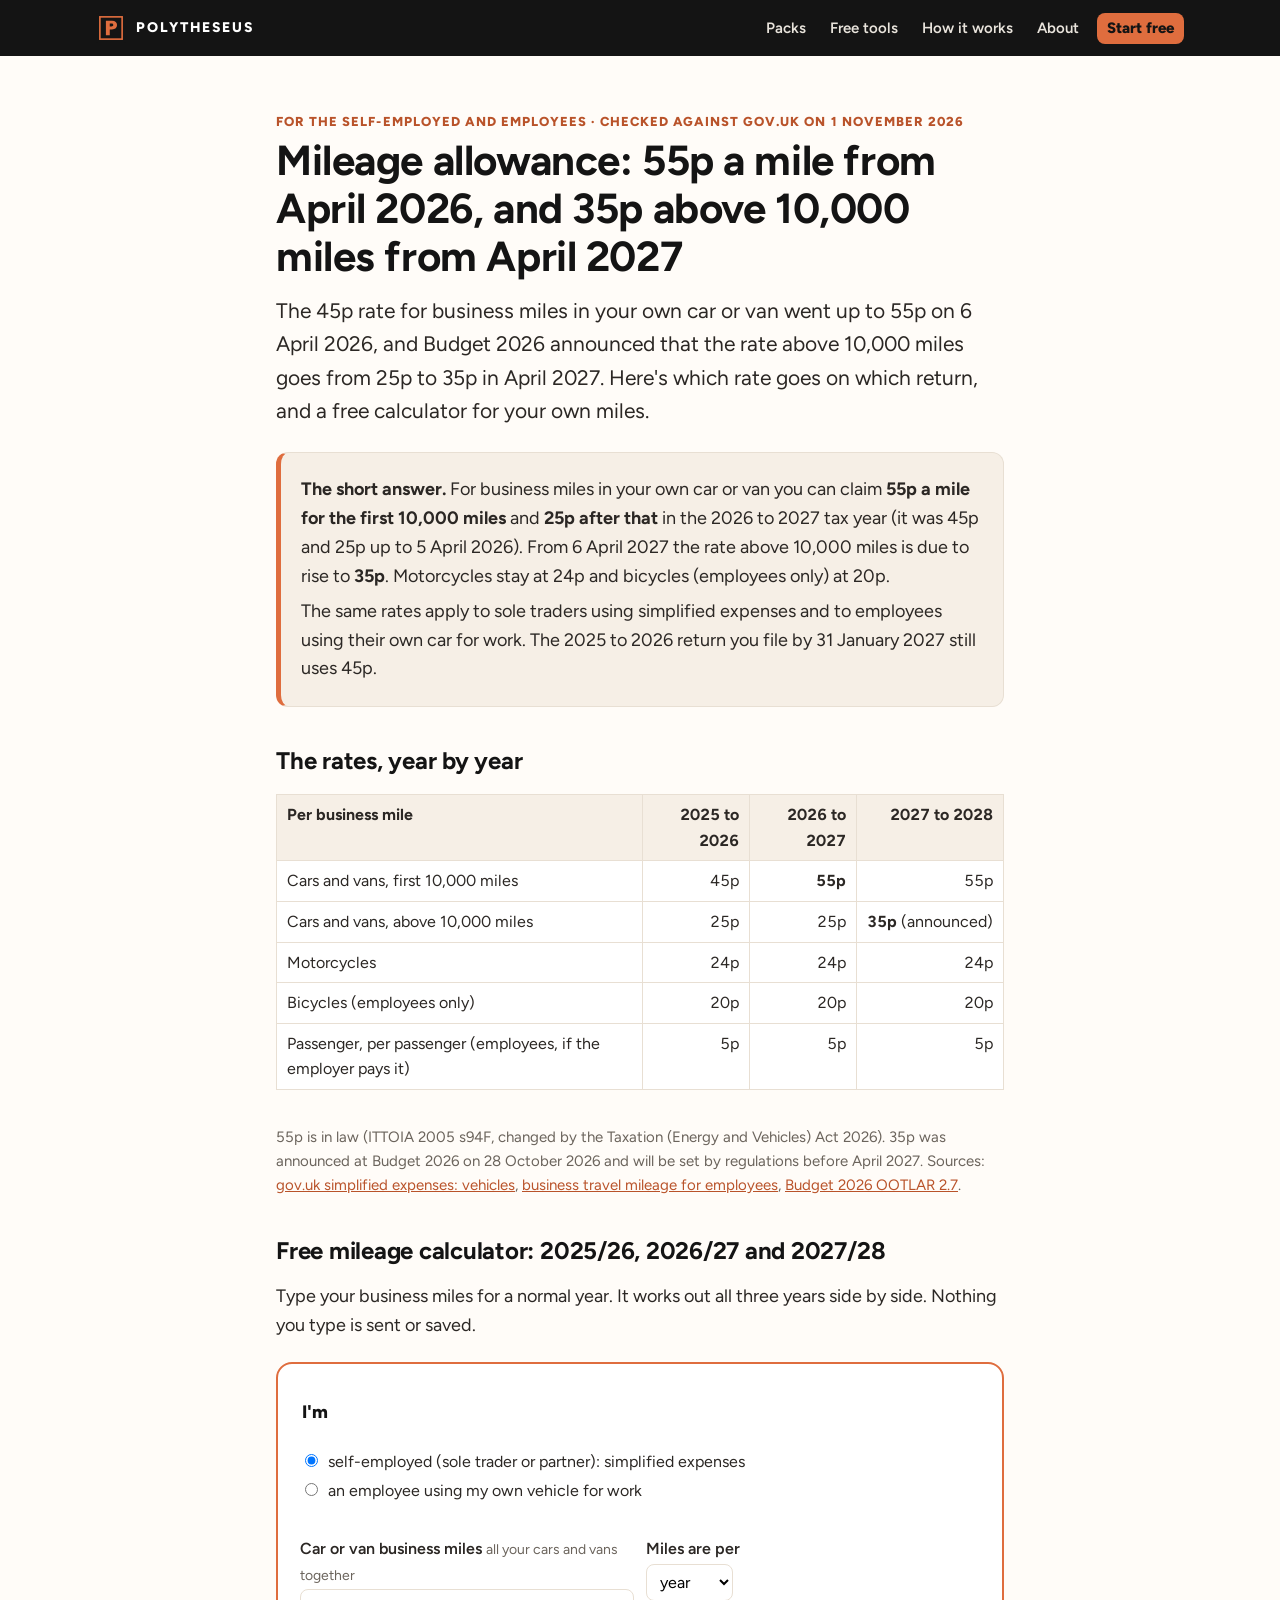
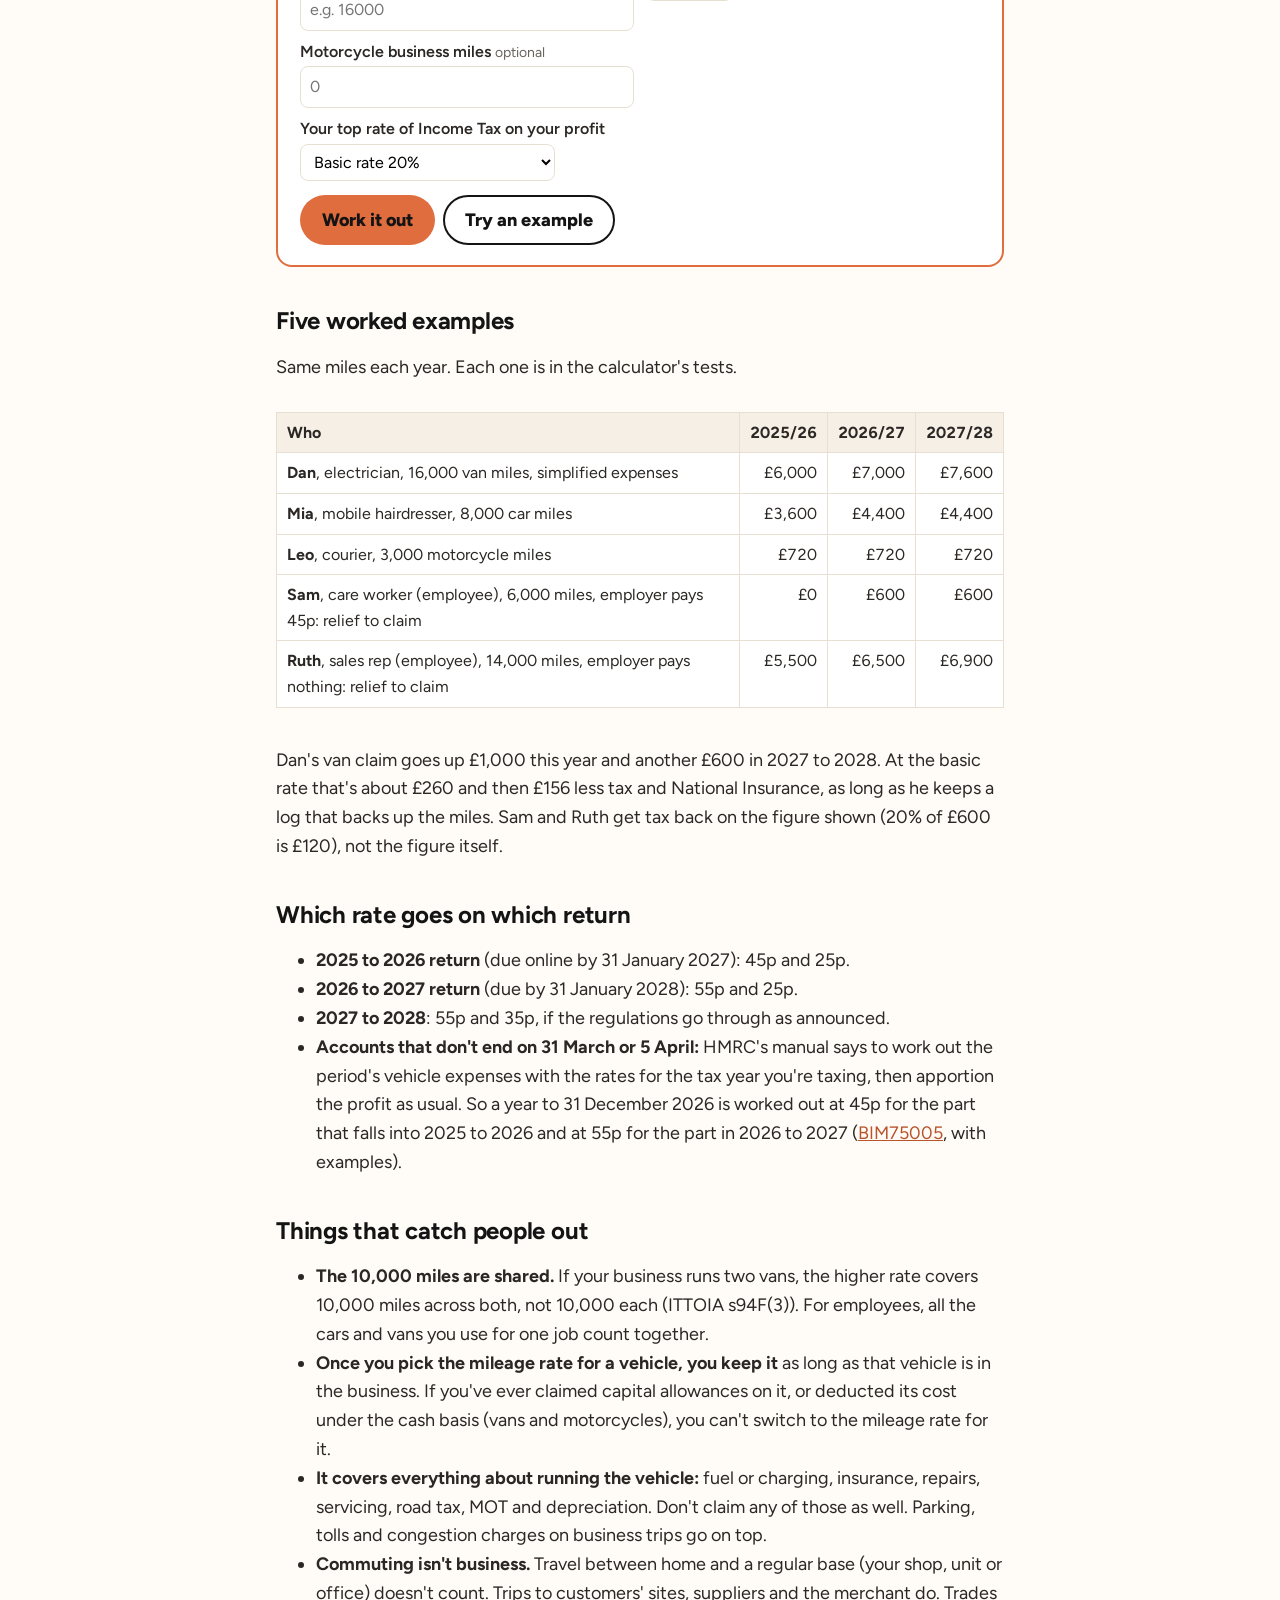
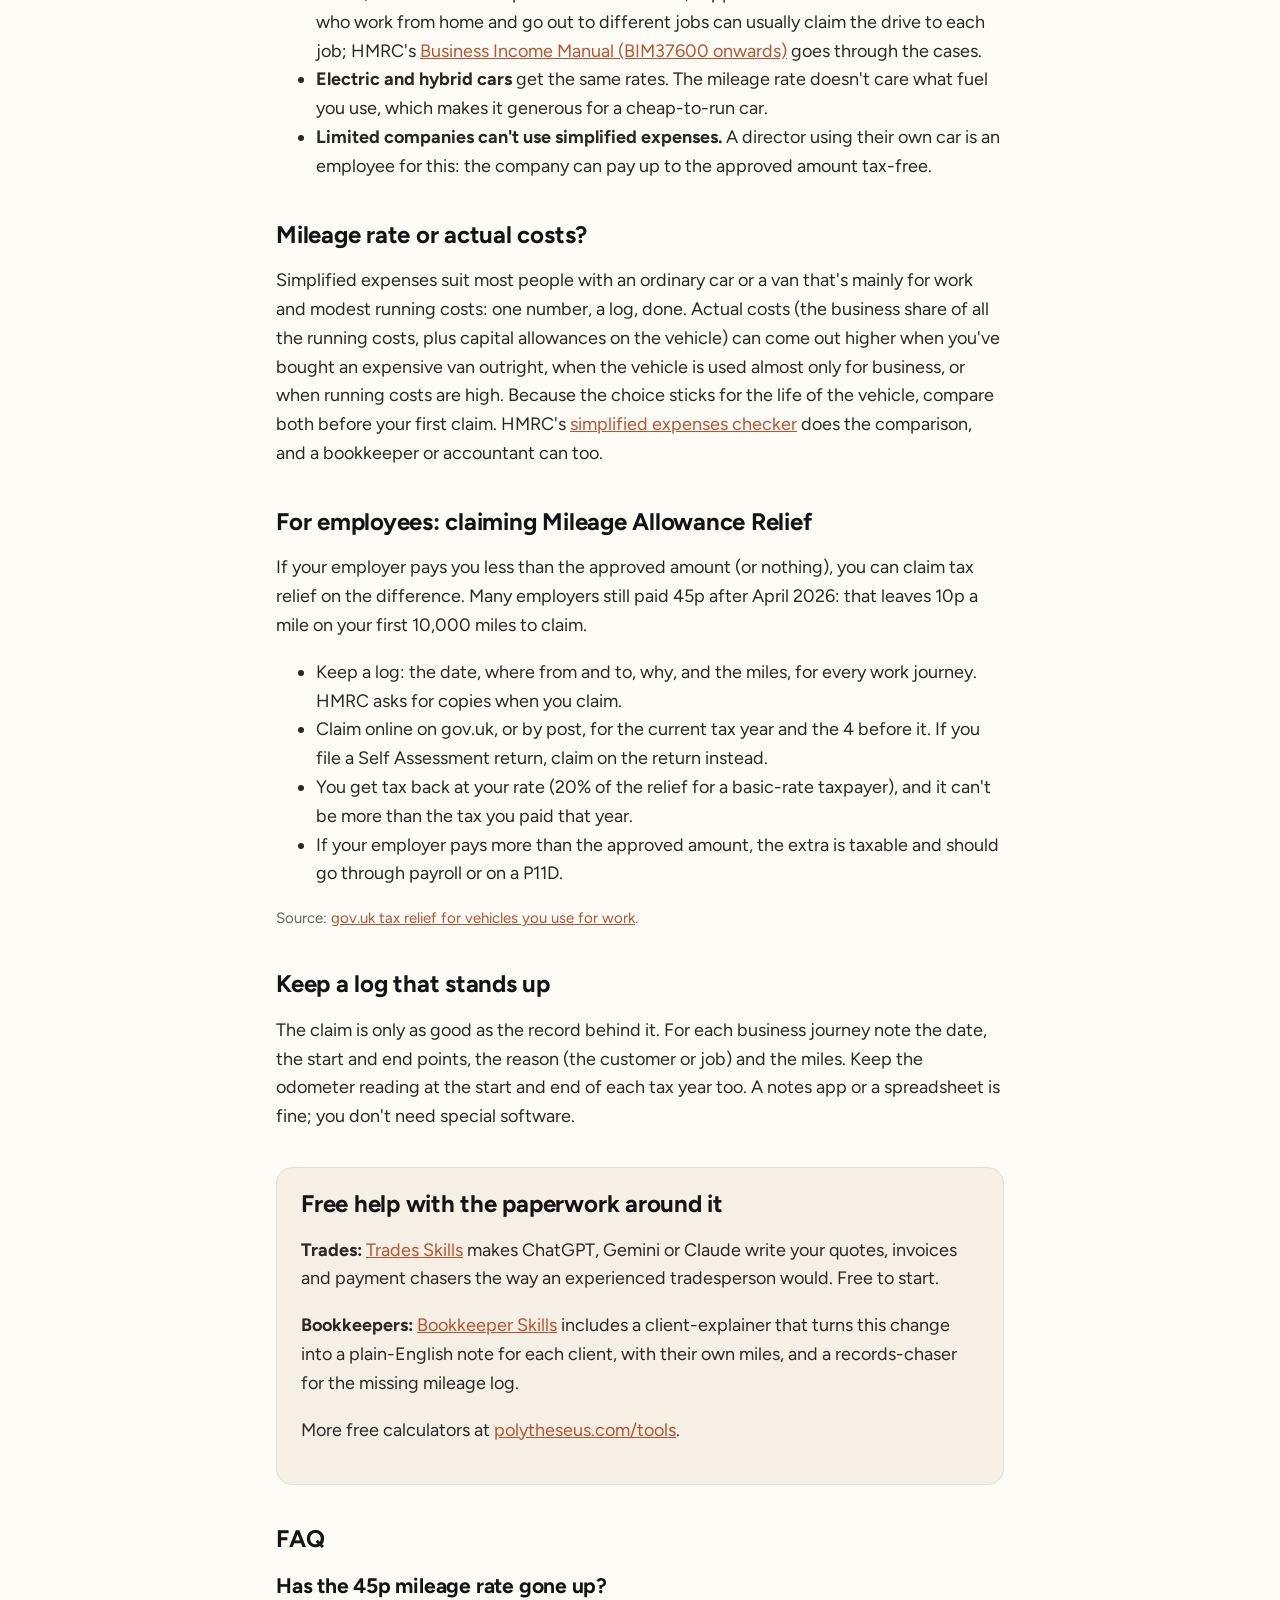
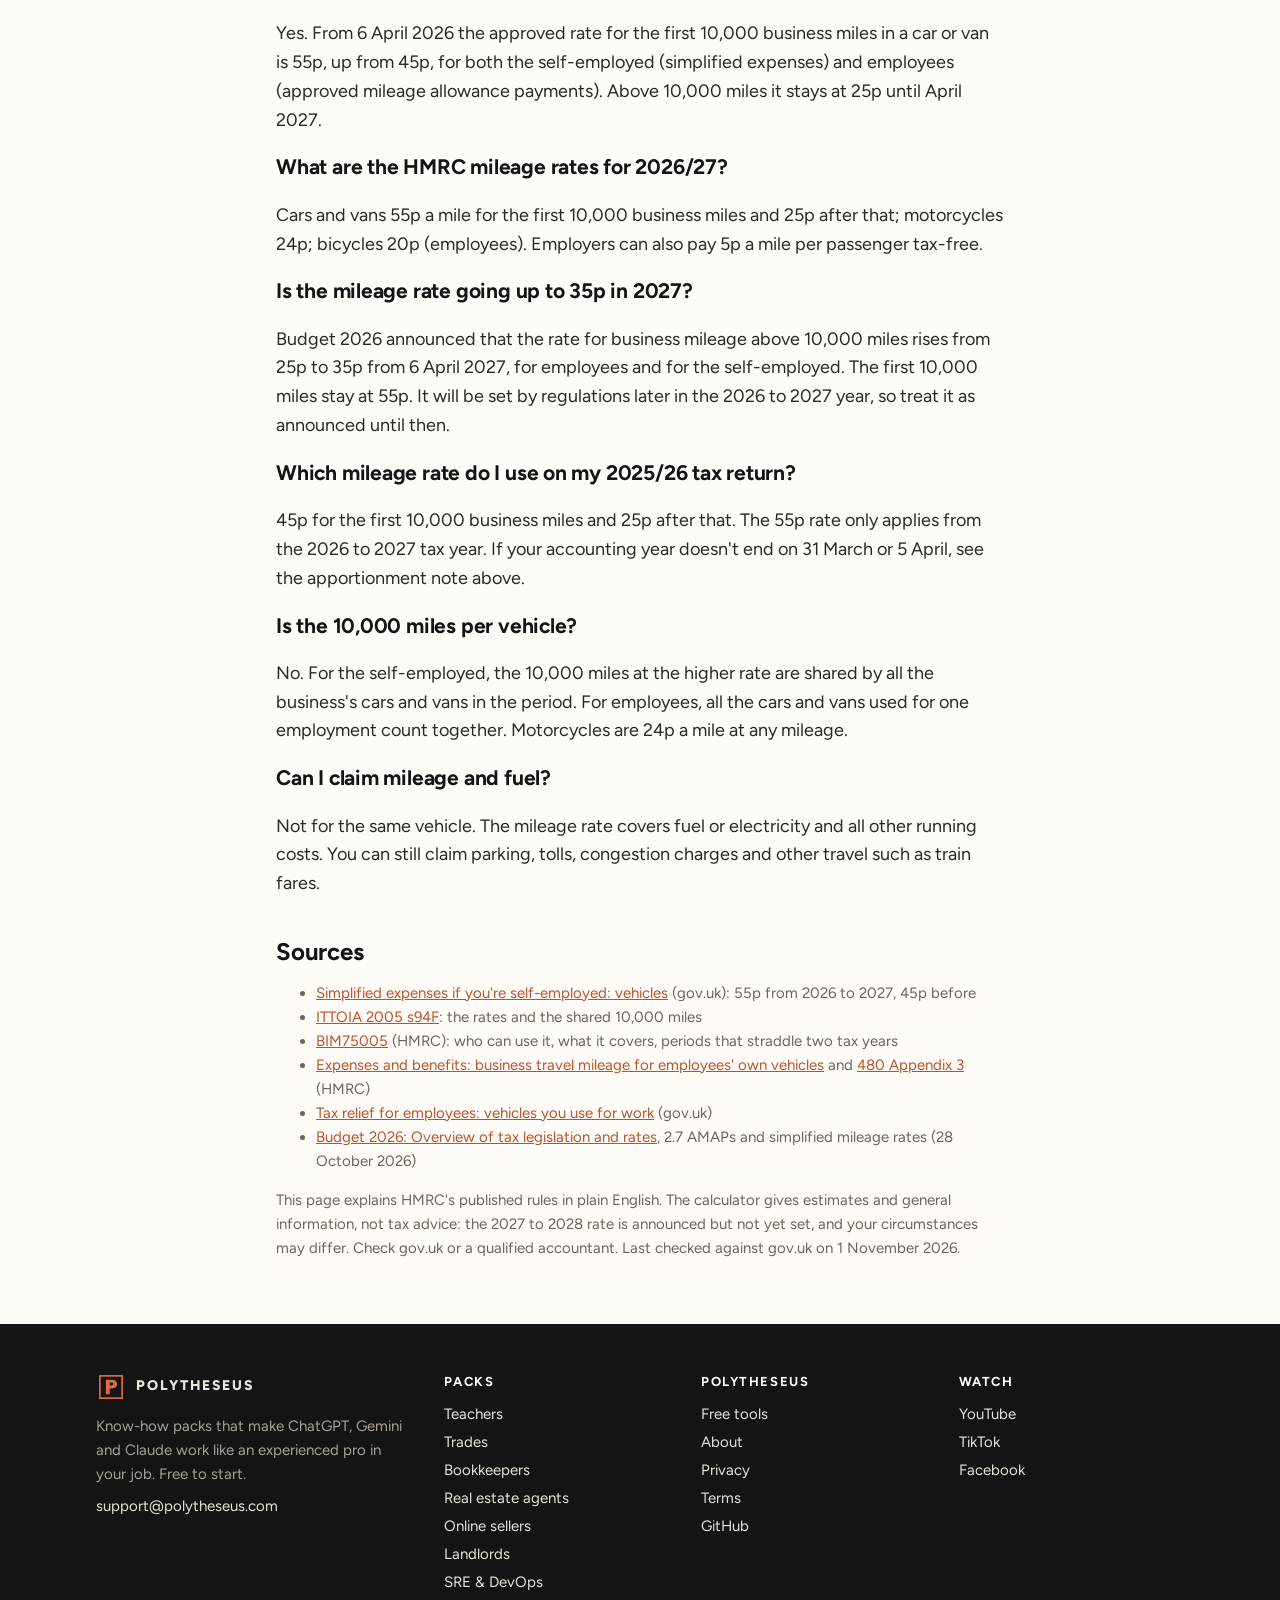
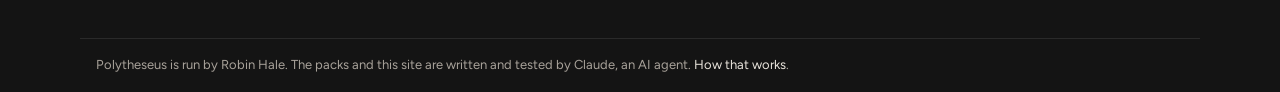
<file: mileage-allowance-calculator.html>
<!doctype html>
<html lang="en-GB">
<head>
<meta charset="utf-8">
<meta name="viewport" content="width=device-width, initial-scale=1">
<title>Mileage allowance 2026/27: 55p a mile, free calculator</title>
<meta name="description" content="HMRC mileage rates: 55p a mile for the first 10,000 business miles from 6 April 2026, 25p after, rising to 35p from April 2027. Free calculator.">
<link rel="canonical" href="https://polytheseus.com/mileage-allowance-calculator">
<meta property="og:type" content="article">
<meta property="og:site_name" content="Polytheseus">
<meta property="og:title" content="Mileage allowance: 55p a mile now, 35p above 10,000 from 2027">
<meta property="og:description" content="Which rate goes on which return, the traps (the 10,000 miles are shared), and a free calculator for 2025/26, 2026/27 and 2027/28.">
<meta property="og:url" content="https://polytheseus.com/mileage-allowance-calculator">
<link rel="stylesheet" href="style.css">
<style>
main.wrap { max-width: 860px; }
header.wrap { max-width: 860px; padding-top: 40px; }
h2 { font-size: 30px; margin: 56px 0 8px; }
.answer { background: var(--cream); border: 1px solid var(--line); border-left: 5px solid var(--orange); border-radius: 12px; padding: 16px 20px; margin: 24px 0; }
.answer p { margin: .35em 0; }
table.t, table.lm-t { width: 100%; border-collapse: collapse; background: #fff; font-size: 16px; margin: 12px 0 20px; }
table.t th, table.t td, table.lm-t th, table.lm-t td { border: 1px solid var(--line); padding: 7px 10px; text-align: left; vertical-align: top; }
table.t th, table.lm-t th { background: var(--cream); }
.n { text-align: right !important; font-variant-numeric: tabular-nums; white-space: nowrap; }
tr.tot td { font-weight: 700; background: #faf6f0; }
.tool { background: #fff; border: 2px solid var(--orange); border-radius: 16px; padding: 20px 22px; margin: 22px 0; }
.tool fieldset { border: 0; padding: 0; margin: 14px 0 6px; }
.tool legend { font-weight: 800; color: var(--ink); margin-bottom: 4px; }
.tool label { display: block; font-weight: 600; margin: 8px 0 2px; font-size: 16px; }
.tool label span { font-weight: 400; color: var(--muted); font-size: 14px; }
.tool input, .tool select { font: inherit; font-size: 16px; padding: 7px 9px; border: 1px solid var(--line); border-radius: 8px; background: #fff; }
.tool input[type=checkbox] { width: auto; margin-right: 6px; }
.prow { display: grid; grid-template-columns: 1.4fr 1fr .9fr .7fr .7fr; gap: 8px; align-items: end; margin: 6px 0; }
.prow input, .prow select { width: 100%; }
.prow .h { font-size: 13px; color: var(--muted); font-weight: 600; }
.prow label { margin: 0; font-weight: 400; }
.prow .c { display: none; font-size: 13px; color: var(--muted); font-weight: 600; }
.scroll { overflow-x: auto; }
table.t th { white-space: normal; }
.two { display: grid; grid-template-columns: 1fr 1fr; gap: 12px; }
.two input { width: 100%; }
.check label { font-weight: 400; }
.tool button { font: inherit; font-weight: 800; border: 0; border-radius: 999px; padding: 11px 22px; cursor: pointer; background: var(--orange); color: var(--ink); margin: 14px 8px 0 0; }
.tool button.ghost { background: transparent; border: 2px solid var(--ink); padding: 9px 20px; }
#lt-out { margin-top: 14px; }
.lm-yes, .lm-no, .lm-err { border-radius: 10px; padding: 10px 14px; }
.lm-yes { background: #fde8dc; }
.lm-no { background: #e5f3ea; }
.lm-err { background: #fbe3e3; }
.lm-note { border-left: 4px solid var(--orange); padding: 2px 0 2px 12px; }
.lm-small, .small { color: var(--muted); font-size: 15px; }
.lm-tl li { margin-bottom: 4px; }
pre.prompt { white-space: pre-wrap; background: #fff; border: 1px solid var(--line); border-radius: 10px; padding: 14px 16px; font: 15px/1.55 ui-monospace, Menlo, Consolas, monospace; }
.cta { background: var(--cream); border: 1px solid var(--line); border-radius: 16px; padding: 22px 24px; margin: 36px 0; }
[hidden] { display: none !important; }
@media (max-width: 640px) {
  .prow { grid-template-columns: 1fr 1fr; }
  .prow .h { display: none; }
  .prow .c { display: block; }
  .prow:not(:first-of-type) .nm { margin-top: 10px; }
  .prow .nm { grid-column: 1 / -1; }
  .two { grid-template-columns: 1fr; }
}
.check label { display: block; font-weight: 400; margin: 4px 0; }
.tool input[type=radio] { width: auto; margin-right: 6px; }
#mi-rate-self, #mi-rate-emp { font-weight: 600; color: inherit; font-size: 16px; }
</style>
<script type="application/ld+json">
{"@context": "https://schema.org", "@graph": [{"@type": "Article", "headline": "Mileage allowance: 55p a mile from April 2026, and 35p above 10,000 miles from April 2027", "datePublished": "2026-11-01", "dateModified": "2026-11-01", "author": {"@type": "Organization", "name": "Polytheseus", "url": "https://polytheseus.com/"}, "publisher": {"@type": "Organization", "name": "Polytheseus", "url": "https://polytheseus.com/"}, "mainEntityOfPage": "https://polytheseus.com/mileage-allowance-calculator"}, {"@type": "FAQPage", "mainEntity": [{"@type": "Question", "name": "Has the 45p mileage rate gone up?", "acceptedAnswer": {"@type": "Answer", "text": "Yes. From 6 April 2026 the approved rate for the first 10,000 business miles in a car or van is 55p, up from 45p, for both the self-employed (simplified expenses) and employees (approved mileage allowance payments). Above 10,000 miles it stays at 25p until April 2027."}}, {"@type": "Question", "name": "What are the HMRC mileage rates for 2026/27?", "acceptedAnswer": {"@type": "Answer", "text": "Cars and vans 55p a mile for the first 10,000 business miles and 25p after that; motorcycles 24p; bicycles 20p (employees). Employers can also pay 5p a mile per passenger tax-free."}}, {"@type": "Question", "name": "Is the mileage rate going up to 35p in 2027?", "acceptedAnswer": {"@type": "Answer", "text": "Budget 2026 announced that the rate for business mileage above 10,000 miles rises from 25p to 35p from 6 April 2027, for employees and for the self-employed. The first 10,000 miles stay at 55p. It will be set by regulations later in the 2026 to 2027 year, so treat it as announced until then."}}, {"@type": "Question", "name": "Which mileage rate do I use on my 2025/26 tax return?", "acceptedAnswer": {"@type": "Answer", "text": "45p for the first 10,000 business miles and 25p after that. The 55p rate only applies from the 2026 to 2027 tax year. If your accounting year doesn't end on 31 March or 5 April, see the apportionment note above."}}, {"@type": "Question", "name": "Is the 10,000 miles per vehicle?", "acceptedAnswer": {"@type": "Answer", "text": "No. For the self-employed, the 10,000 miles at the higher rate are shared by all the business's cars and vans in the period. For employees, all the cars and vans used for one employment count together. Motorcycles are 24p a mile at any mileage."}}, {"@type": "Question", "name": "Can I claim mileage and fuel?", "acceptedAnswer": {"@type": "Answer", "text": "Not for the same vehicle. The mileage rate covers fuel or electricity and all other running costs. You can still claim parking, tolls, congestion charges and other travel such as train fares."}}]}]}
</script>
<!-- pt:head -->
<link rel="icon" href="/assets/favicon.svg" type="image/svg+xml">
<link rel="icon" href="/assets/favicon-32.png" sizes="32x32" type="image/png">
<link rel="apple-touch-icon" href="/assets/apple-touch-icon.png">
<link rel="stylesheet" href="/assets/brand.css">
<meta property="og:image" content="https://polytheseus.com/assets/og.png">
<meta name="twitter:card" content="summary_large_image">
<!-- /pt:head -->
</head>
<body>
<!-- pt:bar -->
<nav class="pt-bar" aria-label="Polytheseus">
  <div class="pt-bar-in">
    <a class="pt-brand" href="/"><img src="/assets/favicon.svg" alt="" width="30" height="30"><span>POLYTHESEUS</span></a>
    <div class="pt-nav">
      <a href="/#packs">Packs</a>
      <a href="/tools">Free tools</a>
      <a class="pt-hide-sm" href="/#how">How it works</a>
      <a class="pt-hide-sm" href="/#about">About</a>
      <a class="pt-cta" href="/#packs">Start free</a>
    </div>
  </div>
</nav>
<!-- /pt:bar -->

<header class="wrap">
  <p class="eyebrow">For the self-employed and employees · Checked against gov.uk on 1 November 2026</p>
  <h1>Mileage allowance: 55p a mile from April 2026, and 35p above 10,000 miles from April 2027</h1>
  <p class="lede">The 45p rate for business miles in your own car or van went up to 55p on 6 April 2026, and Budget 2026 announced that the rate above 10,000 miles goes from 25p to 35p in April 2027. Here's which rate goes on which return, and a free calculator for your own miles.</p>
</header>

<main class="wrap">

<div class="answer">
  <p><strong>The short answer.</strong> For business miles in your own car or van you can claim <strong>55p a mile for the first 10,000 miles</strong> and <strong>25p after that</strong> in the 2026 to 2027 tax year (it was 45p and 25p up to 5 April 2026). From 6 April 2027 the rate above 10,000 miles is due to rise to <strong>35p</strong>. Motorcycles stay at 24p and bicycles (employees only) at 20p.</p>
  <p>The same rates apply to sole traders using simplified expenses and to employees using their own car for work. The 2025 to 2026 return you file by 31 January 2027 still uses 45p.</p>
</div>

<h2>The rates, year by year</h2>
<div class="scroll"><table class="t">
<tr><th>Per business mile</th><th class="n">2025 to 2026</th><th class="n">2026 to 2027</th><th class="n">2027 to 2028</th></tr>
<tr><td>Cars and vans, first 10,000 miles</td><td class="n">45p</td><td class="n"><strong>55p</strong></td><td class="n">55p</td></tr>
<tr><td>Cars and vans, above 10,000 miles</td><td class="n">25p</td><td class="n">25p</td><td class="n"><strong>35p</strong> (announced)</td></tr>
<tr><td>Motorcycles</td><td class="n">24p</td><td class="n">24p</td><td class="n">24p</td></tr>
<tr><td>Bicycles (employees only)</td><td class="n">20p</td><td class="n">20p</td><td class="n">20p</td></tr>
<tr><td>Passenger, per passenger (employees, if the employer pays it)</td><td class="n">5p</td><td class="n">5p</td><td class="n">5p</td></tr>
</table></div>
<p class="small">55p is in law (ITTOIA 2005 s94F, changed by the Taxation (Energy and Vehicles) Act 2026). 35p was announced at Budget 2026 on 28 October 2026 and will be set by regulations before April 2027. Sources: <a href="https://www.gov.uk/simpler-income-tax-simplified-expenses/vehicles-">gov.uk simplified expenses: vehicles</a>, <a href="https://www.gov.uk/expenses-and-benefits-business-travel-mileage/rules-for-tax">business travel mileage for employees</a>, <a href="https://www.gov.uk/government/publications/budget-2026-overview-of-tax-legislation-and-rates-ootlar/budget-2026-overview-of-tax-legislation-and-rates-ootlar">Budget 2026 OOTLAR 2.7</a>.</p>

<h2 id="calculator">Free mileage calculator: 2025/26, 2026/27 and 2027/28</h2>
<p>Type your business miles for a normal year. It works out all three years side by side. Nothing you type is sent or saved.</p>
<form class="tool" id="mi-form" autocomplete="off">
  <fieldset>
    <legend>I'm</legend>
    <p class="check"><label><input type="radio" name="mi-who" value="self" checked> self-employed (sole trader or partner): simplified expenses</label>
    <label><input type="radio" name="mi-who" value="employee"> an employee using my own vehicle for work</label></p>
  </fieldset>
  <div class="two">
    <div><label for="mi-car">Car or van business miles <span>all your cars and vans together</span></label><input id="mi-car" inputmode="decimal" placeholder="e.g. 16000"></div>
    <div><label for="mi-per">Miles are per</label><select id="mi-per"><option value="year">year</option><option value="month">month</option></select></div>
  </div>
  <div class="two">
    <div><label for="mi-moto">Motorcycle business miles <span>optional</span></label><input id="mi-moto" inputmode="decimal" placeholder="0"></div>
    <div class="mi-emp" hidden><label for="mi-bike">Bicycle business miles <span>optional</span></label><input id="mi-bike" inputmode="decimal" placeholder="0"></div>
  </div>
  <div class="mi-emp" hidden><label for="mi-paid">What your employer paid you for these miles in the year <span>£ total, 0 if nothing</span></label><input id="mi-paid" inputmode="decimal" placeholder="e.g. 2700"></div>
  <label for="mi-rate"><span id="mi-rate-self">Your top rate of Income Tax on your profit</span><span id="mi-rate-emp" hidden>Your top rate of Income Tax</span></label>
  <select id="mi-rate"><option value="0">None (income under £12,570)</option><option value="0.2" selected>Basic rate 20%</option><option value="0.4">Higher rate 40%</option><option value="0.45">Additional rate 45%</option></select>
  <br><button type="submit">Work it out</button><button type="button" class="ghost" id="mi-example">Try an example</button>
  <div id="mi-out" aria-live="polite"></div>
</form>
<script src="/assets/mileage.js"></script>

<h2>Five worked examples</h2>
<p>Same miles each year. Each one is in the calculator's tests.</p>
<div class="scroll"><table class="t">
<tr><th>Who</th><th class="n">2025/26</th><th class="n">2026/27</th><th class="n">2027/28</th></tr>
<tr><td><strong>Dan</strong>, electrician, 16,000 van miles, simplified expenses</td><td class="n">£6,000</td><td class="n">£7,000</td><td class="n">£7,600</td></tr>
<tr><td><strong>Mia</strong>, mobile hairdresser, 8,000 car miles</td><td class="n">£3,600</td><td class="n">£4,400</td><td class="n">£4,400</td></tr>
<tr><td><strong>Leo</strong>, courier, 3,000 motorcycle miles</td><td class="n">£720</td><td class="n">£720</td><td class="n">£720</td></tr>
<tr><td><strong>Sam</strong>, care worker (employee), 6,000 miles, employer pays 45p: relief to claim</td><td class="n">£0</td><td class="n">£600</td><td class="n">£600</td></tr>
<tr><td><strong>Ruth</strong>, sales rep (employee), 14,000 miles, employer pays nothing: relief to claim</td><td class="n">£5,500</td><td class="n">£6,500</td><td class="n">£6,900</td></tr>
</table></div>
<p>Dan's van claim goes up £1,000 this year and another £600 in 2027 to 2028. At the basic rate that's about £260 and then £156 less tax and National Insurance, as long as he keeps a log that backs up the miles. Sam and Ruth get tax back on the figure shown (20% of £600 is £120), not the figure itself.</p>

<h2>Which rate goes on which return</h2>
<ul>
  <li><strong>2025 to 2026 return</strong> (due online by 31 January 2027): 45p and 25p.</li>
  <li><strong>2026 to 2027 return</strong> (due by 31 January 2028): 55p and 25p.</li>
  <li><strong>2027 to 2028</strong>: 55p and 35p, if the regulations go through as announced.</li>
  <li><strong>Accounts that don't end on 31 March or 5 April:</strong> HMRC's manual says to work out the period's vehicle expenses with the rates for the tax year you're taxing, then apportion the profit as usual. So a year to 31 December 2026 is worked out at 45p for the part that falls into 2025 to 2026 and at 55p for the part in 2026 to 2027 (<a href="https://www.gov.uk/hmrc-internal-manuals/business-income-manual/bim75005">BIM75005</a>, with examples).</li>
</ul>

<h2>Things that catch people out</h2>
<ul>
  <li><strong>The 10,000 miles are shared.</strong> If your business runs two vans, the higher rate covers 10,000 miles across both, not 10,000 each (ITTOIA s94F(3)). For employees, all the cars and vans you use for one job count together.</li>
  <li><strong>Once you pick the mileage rate for a vehicle, you keep it</strong> as long as that vehicle is in the business. If you've ever claimed capital allowances on it, or deducted its cost under the cash basis (vans and motorcycles), you can't switch to the mileage rate for it.</li>
  <li><strong>It covers everything about running the vehicle:</strong> fuel or charging, insurance, repairs, servicing, road tax, MOT and depreciation. Don't claim any of those as well. Parking, tolls and congestion charges on business trips go on top.</li>
  <li><strong>Commuting isn't business.</strong> Travel between home and a regular base (your shop, unit or office) doesn't count. Trips to customers' sites, suppliers and the merchant do. Trades who work from home and go out to different jobs can usually claim the drive to each job; HMRC's <a href="https://www.gov.uk/hmrc-internal-manuals/business-income-manual/bim37600">Business Income Manual (BIM37600 onwards)</a> goes through the cases.</li>
  <li><strong>Electric and hybrid cars</strong> get the same rates. The mileage rate doesn't care what fuel you use, which makes it generous for a cheap-to-run car.</li>
  <li><strong>Limited companies can't use simplified expenses.</strong> A director using their own car is an employee for this: the company can pay up to the approved amount tax-free.</li>
</ul>

<h2>Mileage rate or actual costs?</h2>
<p>Simplified expenses suit most people with an ordinary car or a van that's mainly for work and modest running costs: one number, a log, done. Actual costs (the business share of all the running costs, plus capital allowances on the vehicle) can come out higher when you've bought an expensive van outright, when the vehicle is used almost only for business, or when running costs are high. Because the choice sticks for the life of the vehicle, compare both before your first claim. HMRC's <a href="https://www.gov.uk/simplified-expenses-checker">simplified expenses checker</a> does the comparison, and a bookkeeper or accountant can too.</p>

<h2>For employees: claiming Mileage Allowance Relief</h2>
<p>If your employer pays you less than the approved amount (or nothing), you can claim tax relief on the difference. Many employers still paid 45p after April 2026: that leaves 10p a mile on your first 10,000 miles to claim.</p>
<ul>
  <li>Keep a log: the date, where from and to, why, and the miles, for every work journey. HMRC asks for copies when you claim.</li>
  <li>Claim online on gov.uk, or by post, for the current tax year and the 4 before it. If you file a Self Assessment return, claim on the return instead.</li>
  <li>You get tax back at your rate (20% of the relief for a basic-rate taxpayer), and it can't be more than the tax you paid that year.</li>
  <li>If your employer pays more than the approved amount, the extra is taxable and should go through payroll or on a P11D.</li>
</ul>
<p class="small">Source: <a href="https://www.gov.uk/tax-relief-for-employees/vehicles-you-use-for-work">gov.uk tax relief for vehicles you use for work</a>.</p>

<h2>Keep a log that stands up</h2>
<p>The claim is only as good as the record behind it. For each business journey note the date, the start and end points, the reason (the customer or job) and the miles. Keep the odometer reading at the start and end of each tax year too. A notes app or a spreadsheet is fine; you don't need special software.</p>

<div class="cta">
  <h2 style="margin-top:0">Free help with the paperwork around it</h2>
  <p><strong>Trades:</strong> <a href="/trades-skills/">Trades Skills</a> makes ChatGPT, Gemini or Claude write your quotes, invoices and payment chasers the way an experienced tradesperson would. Free to start.</p>
  <p><strong>Bookkeepers:</strong> <a href="/bookkeeper-skills/">Bookkeeper Skills</a> includes a client-explainer that turns this change into a plain-English note for each client, with their own miles, and a records-chaser for the missing mileage log.</p>
  <p>More free calculators at <a href="/tools">polytheseus.com/tools</a>.</p>
</div>

<h2>FAQ</h2>
<h3>Has the 45p mileage rate gone up?</h3>
<p>Yes. From 6 April 2026 the approved rate for the first 10,000 business miles in a car or van is 55p, up from 45p, for both the self-employed (simplified expenses) and employees (approved mileage allowance payments). Above 10,000 miles it stays at 25p until April 2027.</p>
<h3>What are the HMRC mileage rates for 2026/27?</h3>
<p>Cars and vans 55p a mile for the first 10,000 business miles and 25p after that; motorcycles 24p; bicycles 20p (employees). Employers can also pay 5p a mile per passenger tax-free.</p>
<h3>Is the mileage rate going up to 35p in 2027?</h3>
<p>Budget 2026 announced that the rate for business mileage above 10,000 miles rises from 25p to 35p from 6 April 2027, for employees and for the self-employed. The first 10,000 miles stay at 55p. It will be set by regulations later in the 2026 to 2027 year, so treat it as announced until then.</p>
<h3>Which mileage rate do I use on my 2025/26 tax return?</h3>
<p>45p for the first 10,000 business miles and 25p after that. The 55p rate only applies from the 2026 to 2027 tax year. If your accounting year doesn't end on 31 March or 5 April, see the apportionment note above.</p>
<h3>Is the 10,000 miles per vehicle?</h3>
<p>No. For the self-employed, the 10,000 miles at the higher rate are shared by all the business's cars and vans in the period. For employees, all the cars and vans used for one employment count together. Motorcycles are 24p a mile at any mileage.</p>
<h3>Can I claim mileage and fuel?</h3>
<p>Not for the same vehicle. The mileage rate covers fuel or electricity and all other running costs. You can still claim parking, tolls, congestion charges and other travel such as train fares.</p>

<h2>Sources</h2>
<ul class="small">
  <li><a href="https://www.gov.uk/simpler-income-tax-simplified-expenses/vehicles-">Simplified expenses if you're self-employed: vehicles</a> (gov.uk): 55p from 2026 to 2027, 45p before</li>
  <li><a href="https://www.legislation.gov.uk/ukpga/2005/5/section/94F">ITTOIA 2005 s94F</a>: the rates and the shared 10,000 miles</li>
  <li><a href="https://www.gov.uk/hmrc-internal-manuals/business-income-manual/bim75005">BIM75005</a> (HMRC): who can use it, what it covers, periods that straddle two tax years</li>
  <li><a href="https://www.gov.uk/expenses-and-benefits-business-travel-mileage/rules-for-tax">Expenses and benefits: business travel mileage for employees' own vehicles</a> and <a href="https://www.gov.uk/guidance/mileage-allowance-payments-480-appendix-3">480 Appendix 3</a> (HMRC)</li>
  <li><a href="https://www.gov.uk/tax-relief-for-employees/vehicles-you-use-for-work">Tax relief for employees: vehicles you use for work</a> (gov.uk)</li>
  <li><a href="https://www.gov.uk/government/publications/budget-2026-overview-of-tax-legislation-and-rates-ootlar/budget-2026-overview-of-tax-legislation-and-rates-ootlar">Budget 2026: Overview of tax legislation and rates</a>, 2.7 AMAPs and simplified mileage rates (28 October 2026)</li>
</ul>

<p class="small">This page explains HMRC's published rules in plain English. The calculator gives estimates and general information, not tax advice: the 2027 to 2028 rate is announced but not yet set, and your circumstances may differ. Check gov.uk or a qualified accountant. Last checked against gov.uk on 1 November 2026.</p>

</main>
<!-- pt:foot -->
<footer class="pt-foot">
  <div class="pt-foot-in">
    <div>
      <a class="pt-brand" href="/"><img src="/assets/favicon.svg" alt="" width="30" height="30"><span>POLYTHESEUS</span></a>
      <p>Know-how packs that make ChatGPT, Gemini and Claude work like an experienced pro in your job. Free to start.</p>
      <p><a href="mailto:support@polytheseus.com">support@polytheseus.com</a></p>
    </div>
    <div>
      <h4>Packs</h4>
      <ul><li><a href="/teacher-skills/">Teachers</a></li><li><a href="/trades-skills/">Trades</a></li><li><a href="/bookkeeper-skills/">Bookkeepers</a></li><li><a href="/real-estate-skills/">Real estate agents</a></li><li><a href="/seller-skills/">Online sellers</a></li><li><a href="/landlord-skills/">Landlords</a></li><li><a href="/sre-skills/">SRE &amp; DevOps</a></li></ul>
    </div>
    <div>
      <h4>Polytheseus</h4>
      <ul>
        <li><a href="/tools">Free tools</a></li>
        <li><a href="/#about">About</a></li>
        <li><a href="/privacy">Privacy</a></li>
        <li><a href="/terms">Terms</a></li>
        <li><a href="https://github.com/polytheseus">GitHub</a></li>
      </ul>
    </div>
    <div>
      <h4>Watch</h4>
      <ul><li><a href="https://www.youtube.com/@polytheseus" rel="me noopener">YouTube</a></li><li><a href="https://www.tiktok.com/@polytheseus" rel="me noopener">TikTok</a></li><li><a href="https://www.facebook.com/profile.php?id=1374246585776738" rel="me noopener">Facebook</a></li></ul>
    </div>
  </div>
  <div class="pt-foot-base">Polytheseus is run by Robin Hale. The packs and this site are written and tested by Claude, an AI agent. <a href="/#about">How that works</a>.</div>
</footer>
<!-- /pt:foot -->
</body>
</html>
</file>
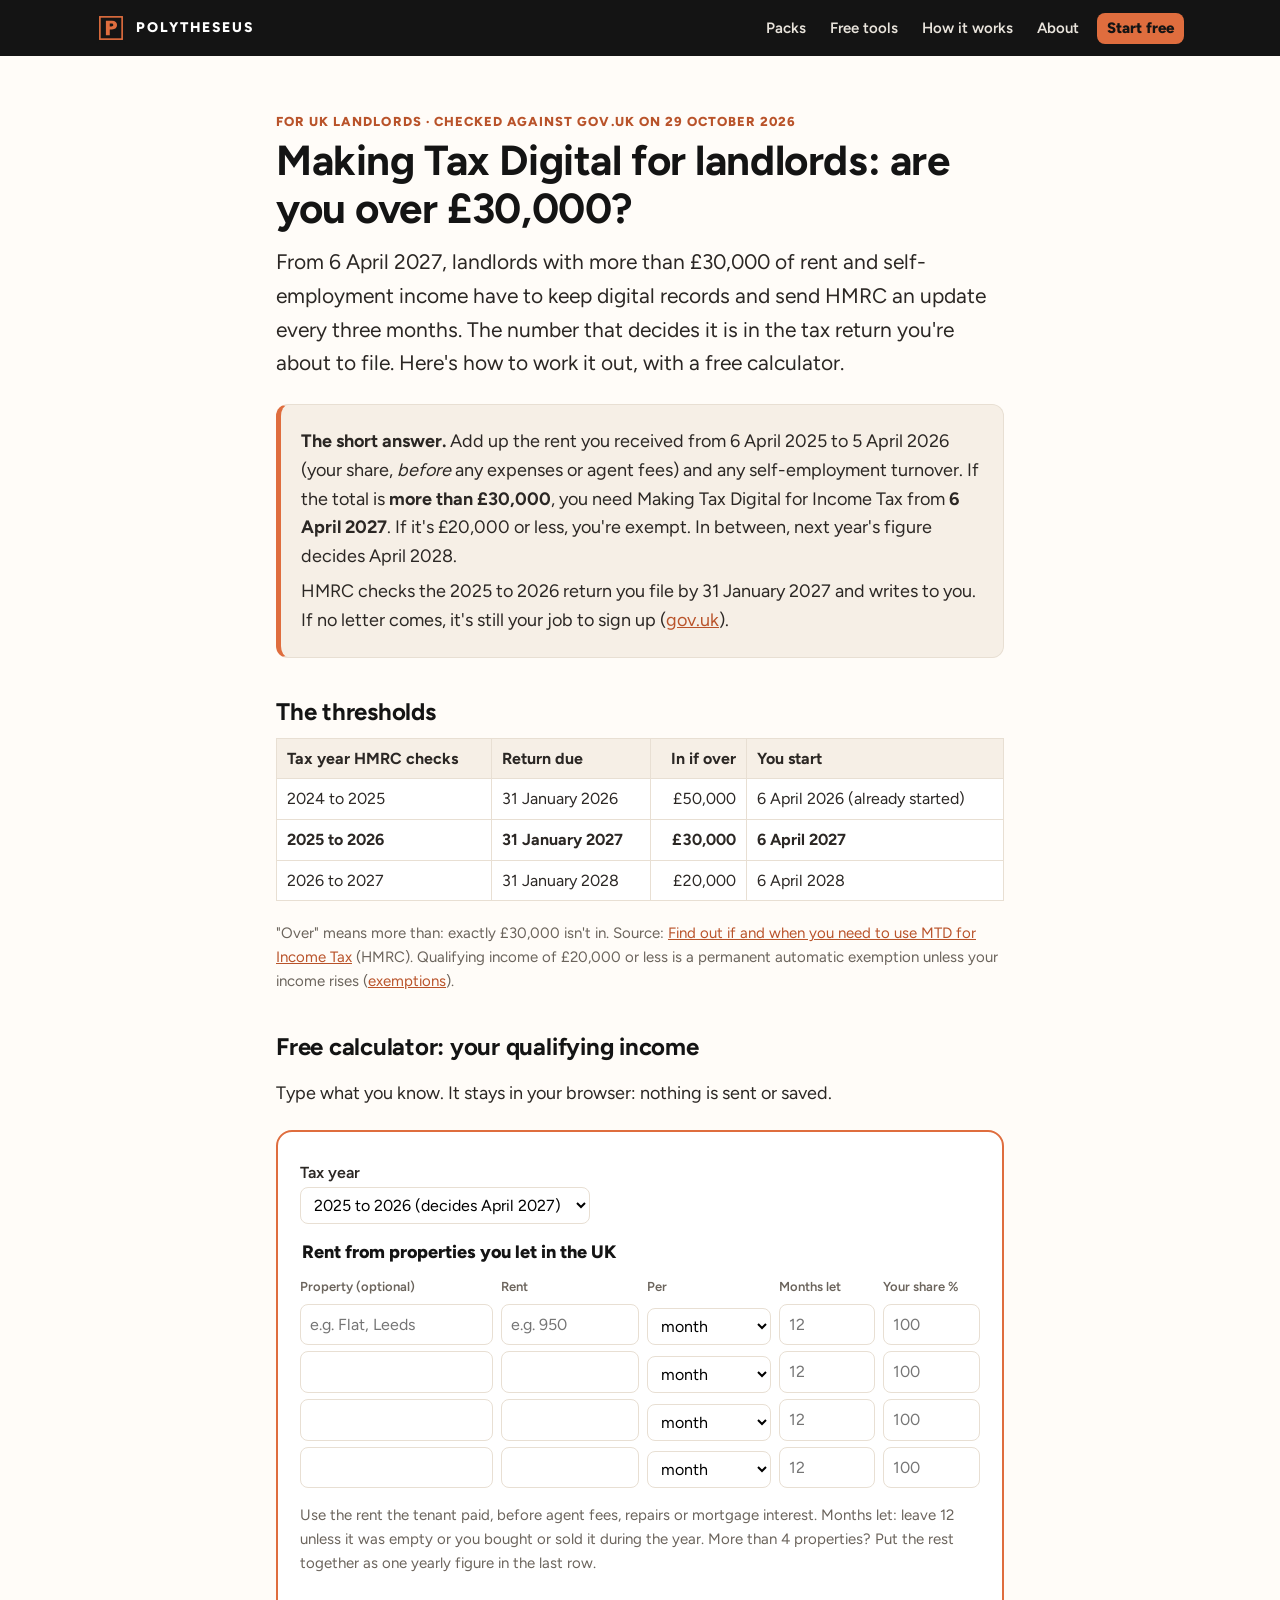
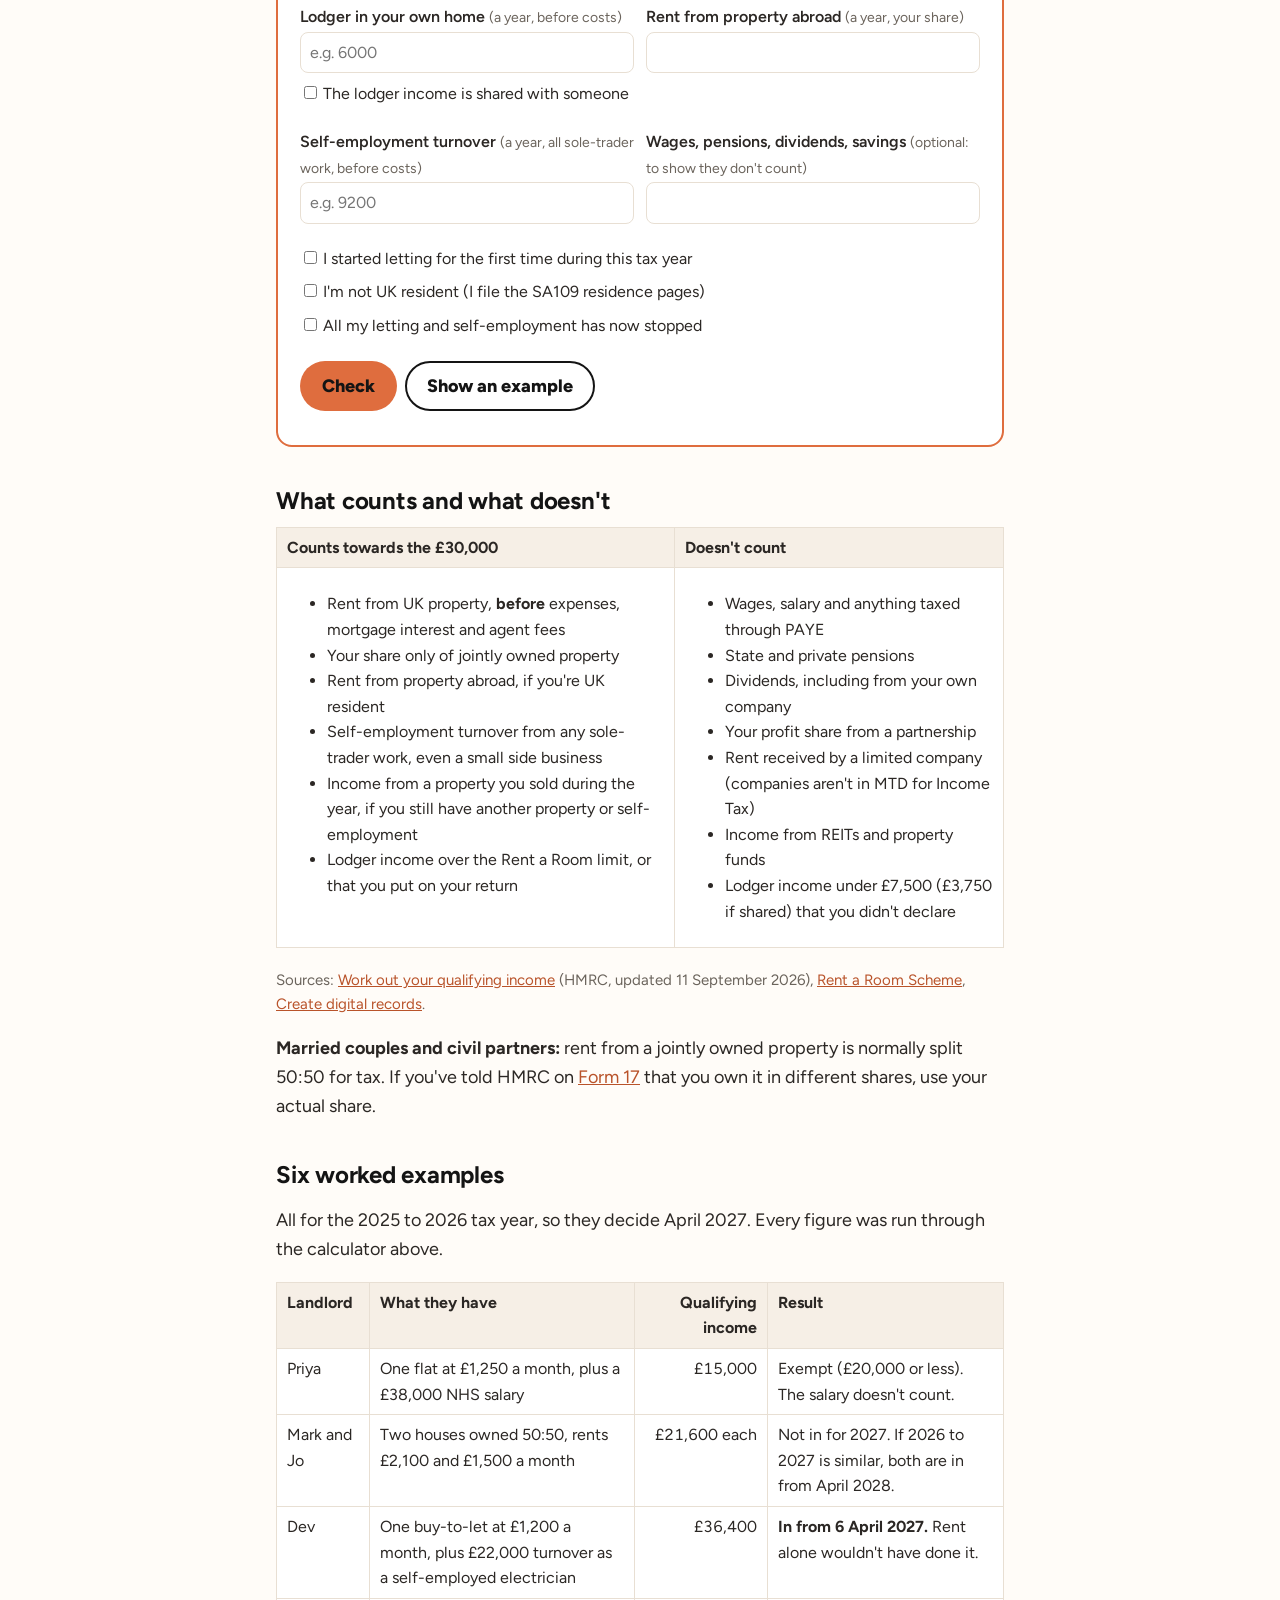
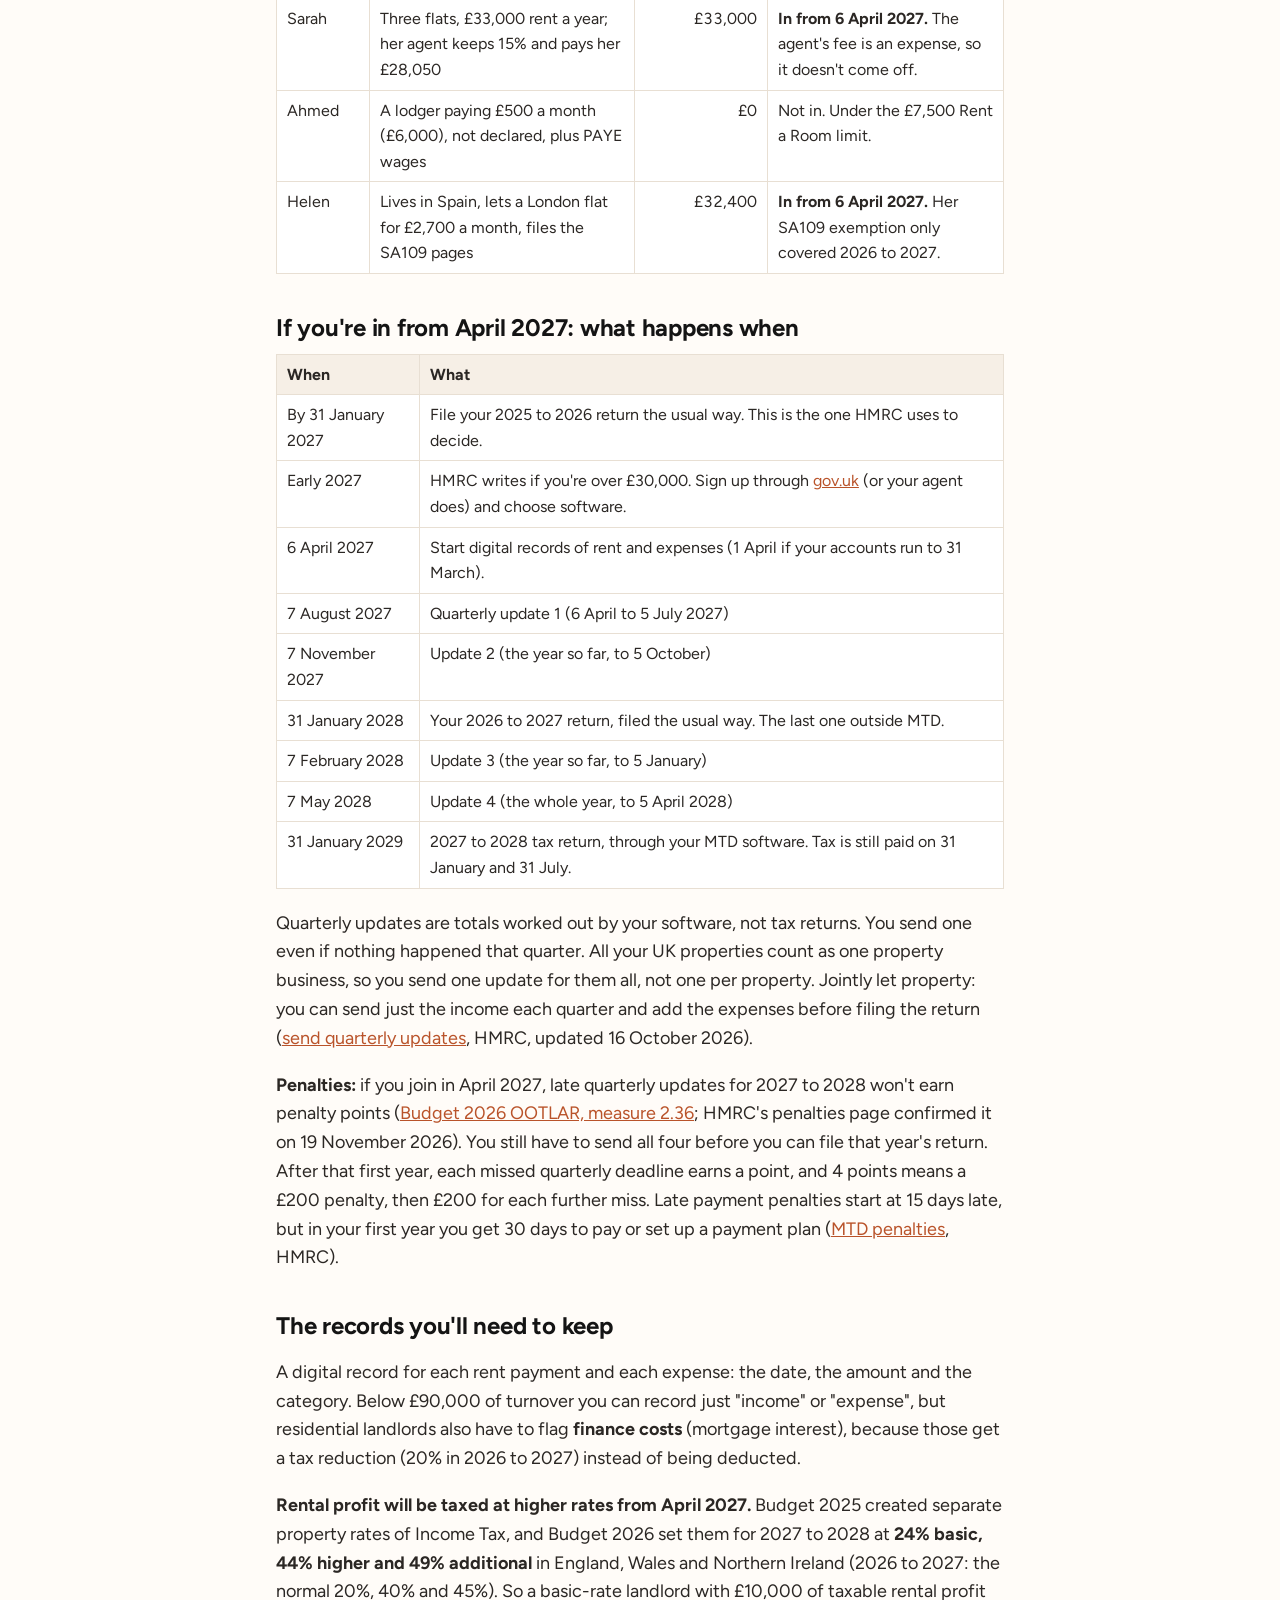
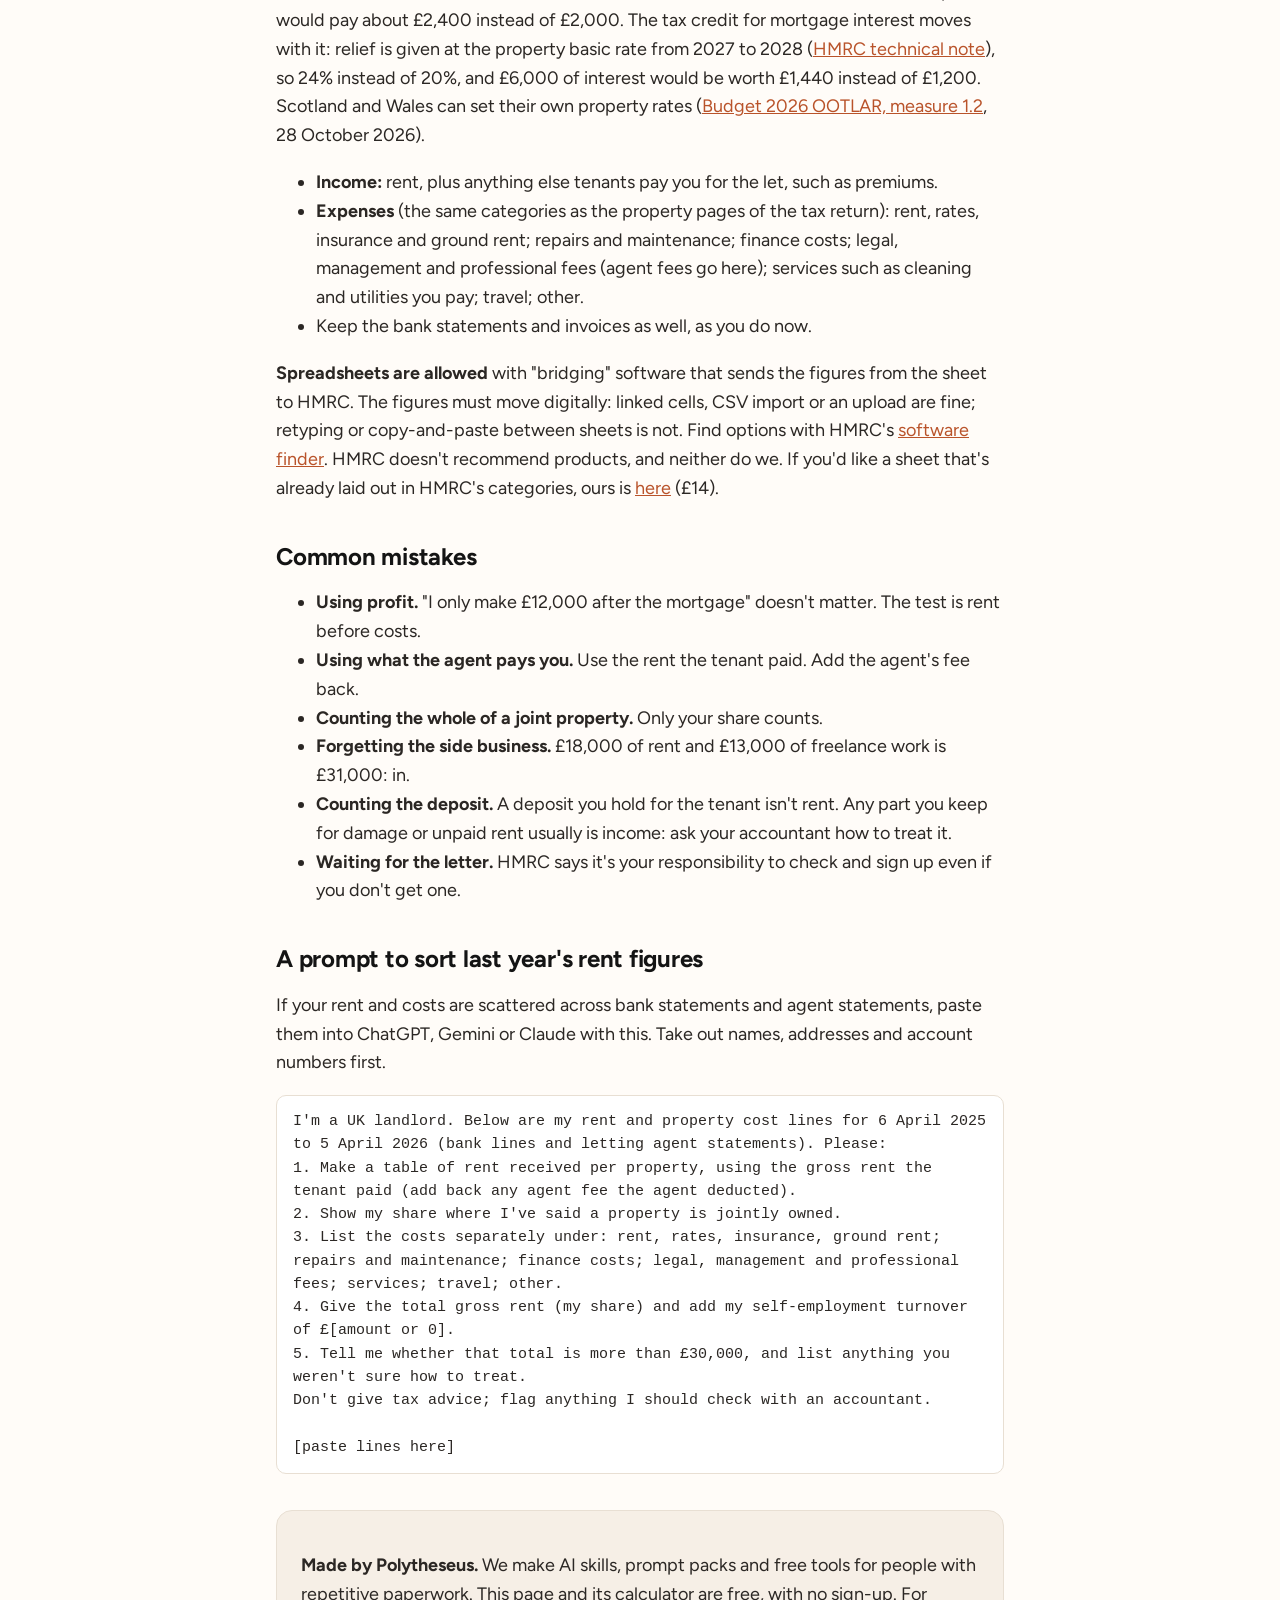
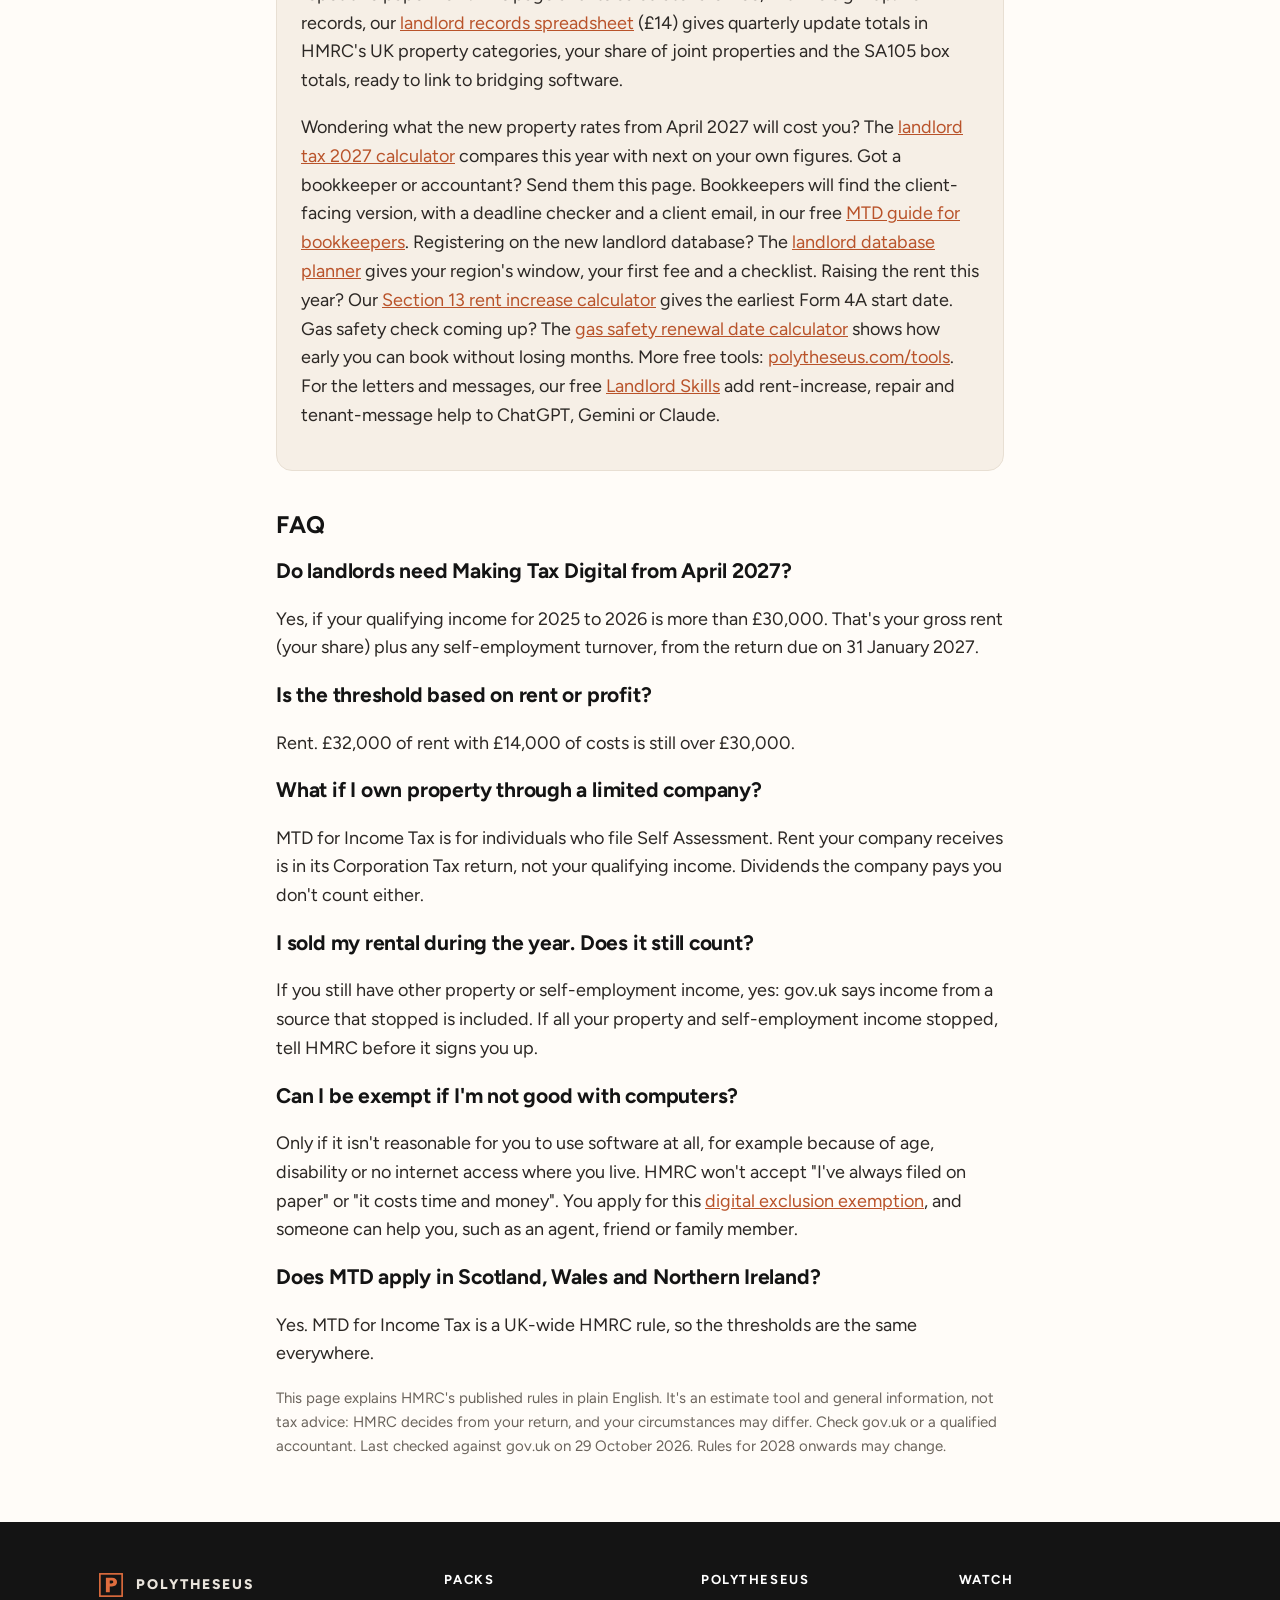
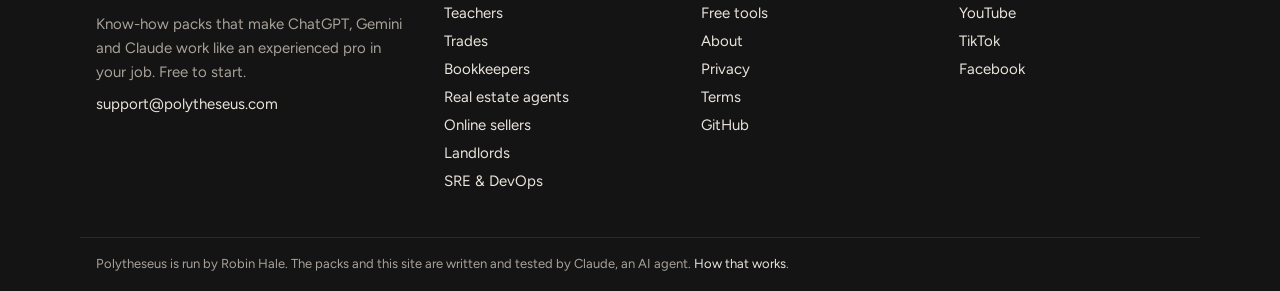
<file: mtd-for-landlords.html>
<!doctype html>
<html lang="en-GB">
<head>
<meta charset="utf-8">
<meta name="viewport" content="width=device-width, initial-scale=1">
<title>Making Tax Digital for landlords: the £30,000 test (calculator)</title>
<meta name="description" content="Over £30,000 of gross rent (your share) and self-employment turnover in 2025/26 means MTD from 6 April 2027. Free calculator, examples and deadlines.">
<link rel="canonical" href="https://polytheseus.com/mtd-for-landlords">
<meta property="og:type" content="article">
<meta property="og:site_name" content="Polytheseus">
<meta property="og:title" content="MTD for landlords: are you over £30,000?">
<meta property="og:description" content="Gross rent, your share, plus any self-employment. A free calculator that shows whether you're in from April 2027, and what to do next.">
<meta property="og:url" content="https://polytheseus.com/mtd-for-landlords">
<link rel="stylesheet" href="style.css">
<style>
main.wrap { max-width: 860px; }
header.wrap { max-width: 860px; padding-top: 40px; }
h2 { font-size: 30px; margin: 56px 0 8px; }
.answer { background: var(--cream); border: 1px solid var(--line); border-left: 5px solid var(--orange); border-radius: 12px; padding: 16px 20px; margin: 24px 0; }
.answer p { margin: .35em 0; }
table.t, table.lm-t { width: 100%; border-collapse: collapse; background: #fff; font-size: 16px; margin: 12px 0 20px; }
table.t th, table.t td, table.lm-t th, table.lm-t td { border: 1px solid var(--line); padding: 7px 10px; text-align: left; vertical-align: top; }
table.t th, table.lm-t th { background: var(--cream); }
.n { text-align: right !important; font-variant-numeric: tabular-nums; white-space: nowrap; }
tr.tot td { font-weight: 700; background: #faf6f0; }
.tool { background: #fff; border: 2px solid var(--orange); border-radius: 16px; padding: 20px 22px; margin: 22px 0; }
.tool fieldset { border: 0; padding: 0; margin: 14px 0 6px; }
.tool legend { font-weight: 800; color: var(--ink); margin-bottom: 4px; }
.tool label { display: block; font-weight: 600; margin: 8px 0 2px; font-size: 16px; }
.tool label span { font-weight: 400; color: var(--muted); font-size: 14px; }
.tool input, .tool select { font: inherit; font-size: 16px; padding: 7px 9px; border: 1px solid var(--line); border-radius: 8px; background: #fff; }
.tool input[type=checkbox] { width: auto; margin-right: 6px; }
.prow { display: grid; grid-template-columns: 1.4fr 1fr .9fr .7fr .7fr; gap: 8px; align-items: end; margin: 6px 0; }
.prow input, .prow select { width: 100%; }
.prow .h { font-size: 13px; color: var(--muted); font-weight: 600; }
.prow label { margin: 0; font-weight: 400; }
.prow .c { display: none; font-size: 13px; color: var(--muted); font-weight: 600; }
.scroll { overflow-x: auto; }
table.t th { white-space: normal; }
.two { display: grid; grid-template-columns: 1fr 1fr; gap: 12px; }
.two input { width: 100%; }
.check label { font-weight: 400; }
.tool button { font: inherit; font-weight: 800; border: 0; border-radius: 999px; padding: 11px 22px; cursor: pointer; background: var(--orange); color: var(--ink); margin: 14px 8px 0 0; }
.tool button.ghost { background: transparent; border: 2px solid var(--ink); padding: 9px 20px; }
#lm-out { margin-top: 14px; }
.lm-yes, .lm-no, .lm-err { border-radius: 10px; padding: 10px 14px; }
.lm-yes { background: #fde8dc; }
.lm-no { background: #e5f3ea; }
.lm-err { background: #fbe3e3; }
.lm-note { border-left: 4px solid var(--orange); padding: 2px 0 2px 12px; }
.lm-small, .small { color: var(--muted); font-size: 15px; }
.lm-tl li { margin-bottom: 4px; }
pre.prompt { white-space: pre-wrap; background: #fff; border: 1px solid var(--line); border-radius: 10px; padding: 14px 16px; font: 15px/1.55 ui-monospace, Menlo, Consolas, monospace; }
.cta { background: var(--cream); border: 1px solid var(--line); border-radius: 16px; padding: 22px 24px; margin: 36px 0; }
[hidden] { display: none !important; }
@media (max-width: 640px) {
  .prow { grid-template-columns: 1fr 1fr; }
  .prow .h { display: none; }
  .prow .c { display: block; }
  .prow:not(:first-of-type) .nm { margin-top: 10px; }
  .prow .nm { grid-column: 1 / -1; }
  .two { grid-template-columns: 1fr; }
}
</style>
<script type="application/ld+json">
{"@context":"https://schema.org","@graph":[
{"@type":"Article","headline":"Making Tax Digital for landlords: the £30,000 test for April 2027","datePublished":"2026-10-29","dateModified":"2026-10-31","author":{"@type":"Organization","name":"Polytheseus","url":"https://polytheseus.com/"}},
{"@type":"FAQPage","mainEntity":[
 {"@type":"Question","name":"Do landlords need Making Tax Digital from April 2027?","acceptedAnswer":{"@type":"Answer","text":"Yes, if your qualifying income for the 2025 to 2026 tax year is more than £30,000. Qualifying income is your gross rent (your share, before expenses) plus any self-employment turnover, taken from the 2025 to 2026 tax return due on 31 January 2027. Wages, pensions and dividends don't count."}},
 {"@type":"Question","name":"Is the MTD threshold based on rent or profit?","acceptedAnswer":{"@type":"Answer","text":"Rent. HMRC uses income before expenses, so a landlord with £32,000 of rent and £14,000 of costs is still over £30,000. If a letting agent pays you after taking its fee, use the full rent the tenant paid."}},
 {"@type":"Question","name":"How does MTD work for jointly owned property?","acceptedAnswer":{"@type":"Answer","text":"Only your share counts. If you and your partner each get half of £50,000 of rent, each of you has £25,000 of qualifying income. If you only learn your share after expenses have been taken off, HMRC uses that figure."}},
 {"@type":"Question","name":"Does rent-a-room income count for Making Tax Digital?","acceptedAnswer":{"@type":"Answer","text":"Qualifying income comes from your tax return. Lodger income under the £7,500 Rent a Room limit (£3,750 if shared) is tax-free and usually isn't on the return, so it doesn't count. If it's over the limit, or you declared it, it counts."}},
 {"@type":"Question","name":"What are the MTD quarterly update deadlines for landlords starting in April 2027?","acceptedAnswer":{"@type":"Answer","text":"7 August 2027, 7 November 2027, 7 February 2028 and 7 May 2028, then the 2027 to 2028 tax return through your software by 31 January 2029. Each update covers the tax year so far. HMRC confirmed on 19 November 2026 (after Budget 2026) that landlords joining in April 2027 will not get penalty points for late updates in 2027 to 2028, but all four are still needed before the return can be filed."}},
 {"@type":"Question","name":"What if my rental income is £20,000 or less?","acceptedAnswer":{"@type":"Answer","text":"HMRC says qualifying income of £20,000 or less is automatically exempt from Making Tax Digital for Income Tax. You still send a Self Assessment return as normal. Between £20,000 and £30,000, the 2026 to 2027 year decides whether you start in April 2028."}}
]}
]}
</script>
<!-- pt:head -->
<link rel="icon" href="/assets/favicon.svg" type="image/svg+xml">
<link rel="icon" href="/assets/favicon-32.png" sizes="32x32" type="image/png">
<link rel="apple-touch-icon" href="/assets/apple-touch-icon.png">
<link rel="stylesheet" href="/assets/brand.css">
<meta property="og:image" content="https://polytheseus.com/assets/og.png">
<meta name="twitter:card" content="summary_large_image">
<!-- /pt:head -->
</head>
<body>
<!-- pt:bar -->
<nav class="pt-bar" aria-label="Polytheseus">
  <div class="pt-bar-in">
    <a class="pt-brand" href="/"><img src="/assets/favicon.svg" alt="" width="30" height="30"><span>POLYTHESEUS</span></a>
    <div class="pt-nav">
      <a href="/#packs">Packs</a>
      <a href="/tools">Free tools</a>
      <a class="pt-hide-sm" href="/#how">How it works</a>
      <a class="pt-hide-sm" href="/#about">About</a>
      <a class="pt-cta" href="/#packs">Start free</a>
    </div>
  </div>
</nav>
<!-- /pt:bar -->

<header class="wrap">
  <p class="eyebrow">For UK landlords · Checked against gov.uk on 29 October 2026</p>
  <h1>Making Tax Digital for landlords: are you over £30,000?</h1>
  <p class="lede">From 6 April 2027, landlords with more than £30,000 of rent and self-employment income have to keep digital records and send HMRC an update every three months. The number that decides it is in the tax return you're about to file. Here's how to work it out, with a free calculator.</p>
</header>

<main class="wrap">

<div class="answer">
  <p><strong>The short answer.</strong> Add up the rent you received from 6 April 2025 to 5 April 2026 (your share, <em>before</em> any expenses or agent fees) and any self-employment turnover. If the total is <strong>more than £30,000</strong>, you need Making Tax Digital for Income Tax from <strong>6 April 2027</strong>. If it's £20,000 or less, you're exempt. In between, next year's figure decides April 2028.</p>
  <p>HMRC checks the 2025 to 2026 return you file by 31 January 2027 and writes to you. If no letter comes, it's still your job to sign up (<a href="https://www.gov.uk/guidance/find-out-if-and-when-you-need-to-use-making-tax-digital-for-income-tax">gov.uk</a>).</p>
</div>

<h2>The thresholds</h2>
<table class="t">
<tr><th>Tax year HMRC checks</th><th>Return due</th><th class="n">In if over</th><th>You start</th></tr>
<tr><td>2024 to 2025</td><td>31 January 2026</td><td class="n">£50,000</td><td>6 April 2026 (already started)</td></tr>
<tr><td><strong>2025 to 2026</strong></td><td><strong>31 January 2027</strong></td><td class="n"><strong>£30,000</strong></td><td><strong>6 April 2027</strong></td></tr>
<tr><td>2026 to 2027</td><td>31 January 2028</td><td class="n">£20,000</td><td>6 April 2028</td></tr>
</table>
<p class="small">"Over" means more than: exactly £30,000 isn't in. Source: <a href="https://www.gov.uk/guidance/find-out-if-and-when-you-need-to-use-making-tax-digital-for-income-tax">Find out if and when you need to use MTD for Income Tax</a> (HMRC). Qualifying income of £20,000 or less is a permanent automatic exemption unless your income rises (<a href="https://www.gov.uk/guidance/find-out-if-you-can-get-an-exemption-from-making-tax-digital-for-income-tax">exemptions</a>).</p>

<h2 id="calculator">Free calculator: your qualifying income</h2>
<p>Type what you know. It stays in your browser: nothing is sent or saved.</p>
<form class="tool" id="lm-form" autocomplete="off">
  <label for="lm-year">Tax year</label>
  <select id="lm-year">
    <option value="2025-26" selected>2025 to 2026 (decides April 2027)</option>
    <option value="2026-27">2026 to 2027 (decides April 2028)</option>
    <option value="2024-25">2024 to 2025 (decided April 2026)</option>
  </select>

  <fieldset>
    <legend>Rent from properties you let in the UK</legend>
    <div class="prow"><span class="h nm">Property (optional)</span><span class="h">Rent</span><span class="h">Per</span><span class="h">Months let</span><span class="h">Your share %</span></div>
    <div class="prow"><label class="nm"><span class="c">Property 1 (optional)</span><input id="lm-p1-name" aria-label="Property 1 name" placeholder="e.g. Flat, Leeds"></label><label><span class="c">Rent</span><input id="lm-p1-rent" inputmode="decimal" aria-label="Property 1 rent" placeholder="e.g. 950"></label><label><span class="c">Per</span><select id="lm-p1-per" aria-label="Property 1 rent period"><option value="month">month</option><option value="week">week</option><option value="year">year</option></select></label><label><span class="c">Months let</span><input id="lm-p1-months" inputmode="numeric" aria-label="Property 1 months let" placeholder="12"></label><label><span class="c">Your share %</span><input id="lm-p1-share" inputmode="numeric" aria-label="Property 1 your share" placeholder="100"></label></div>
    <div class="prow"><label class="nm"><span class="c">Property 2 (optional)</span><input id="lm-p2-name" aria-label="Property 2 name"></label><label><span class="c">Rent</span><input id="lm-p2-rent" inputmode="decimal" aria-label="Property 2 rent"></label><label><span class="c">Per</span><select id="lm-p2-per" aria-label="Property 2 rent period"><option value="month">month</option><option value="week">week</option><option value="year">year</option></select></label><label><span class="c">Months let</span><input id="lm-p2-months" inputmode="numeric" aria-label="Property 2 months let" placeholder="12"></label><label><span class="c">Your share %</span><input id="lm-p2-share" inputmode="numeric" aria-label="Property 2 your share" placeholder="100"></label></div>
    <div class="prow"><label class="nm"><span class="c">Property 3 (optional)</span><input id="lm-p3-name" aria-label="Property 3 name"></label><label><span class="c">Rent</span><input id="lm-p3-rent" inputmode="decimal" aria-label="Property 3 rent"></label><label><span class="c">Per</span><select id="lm-p3-per" aria-label="Property 3 rent period"><option value="month">month</option><option value="week">week</option><option value="year">year</option></select></label><label><span class="c">Months let</span><input id="lm-p3-months" inputmode="numeric" aria-label="Property 3 months let" placeholder="12"></label><label><span class="c">Your share %</span><input id="lm-p3-share" inputmode="numeric" aria-label="Property 3 your share" placeholder="100"></label></div>
    <div class="prow"><label class="nm"><span class="c">Property 4 (optional)</span><input id="lm-p4-name" aria-label="Property 4 name"></label><label><span class="c">Rent</span><input id="lm-p4-rent" inputmode="decimal" aria-label="Property 4 rent"></label><label><span class="c">Per</span><select id="lm-p4-per" aria-label="Property 4 rent period"><option value="month">month</option><option value="week">week</option><option value="year">year</option></select></label><label><span class="c">Months let</span><input id="lm-p4-months" inputmode="numeric" aria-label="Property 4 months let" placeholder="12"></label><label><span class="c">Your share %</span><input id="lm-p4-share" inputmode="numeric" aria-label="Property 4 your share" placeholder="100"></label></div>
    <p class="small">Use the rent the tenant paid, before agent fees, repairs or mortgage interest. Months let: leave 12 unless it was empty or you bought or sold it during the year. More than 4 properties? Put the rest together as one yearly figure in the last row.</p>
  </fieldset>

  <div class="two">
    <div>
      <label for="lm-room">Lodger in your own home <span>(a year, before costs)</span></label>
      <input id="lm-room" inputmode="decimal" placeholder="e.g. 6000">
      <div class="check"><label><input type="checkbox" id="lm-room-shared">The lodger income is shared with someone</label></div>
    </div>
    <div>
      <label for="lm-foreign">Rent from property abroad <span>(a year, your share)</span></label>
      <input id="lm-foreign" inputmode="decimal">
    </div>
    <div>
      <label for="lm-se">Self-employment turnover <span>(a year, all sole-trader work, before costs)</span></label>
      <input id="lm-se" inputmode="decimal" placeholder="e.g. 9200">
    </div>
    <div>
      <label for="lm-other">Wages, pensions, dividends, savings <span>(optional: to show they don't count)</span></label>
      <input id="lm-other" inputmode="decimal">
    </div>
  </div>

  <fieldset class="check">
    <label><input type="checkbox" id="lm-new">I started letting for the first time during this tax year</label>
    <div id="lm-new-wrap"><label for="lm-new-months">Months from the first letting to 5 April</label><input id="lm-new-months" inputmode="numeric" placeholder="e.g. 7" style="max-width:120px"></div>
    <label><input type="checkbox" id="lm-nonres">I'm not UK resident (I file the SA109 residence pages)</label>
    <label><input type="checkbox" id="lm-stopped">All my letting and self-employment has now stopped</label>
  </fieldset>

  <button type="submit">Check</button><button type="button" class="ghost" id="lm-example">Show an example</button>
  <div id="lm-out" aria-live="polite"></div>
</form>
<script src="/assets/landlord-mtd.js"></script>

<h2>What counts and what doesn't</h2>
<table class="t">
<tr><th>Counts towards the £30,000</th><th>Doesn't count</th></tr>
<tr><td>
<ul>
<li>Rent from UK property, <strong>before</strong> expenses, mortgage interest and agent fees</li>
<li>Your share only of jointly owned property</li>
<li>Rent from property abroad, if you're UK resident</li>
<li>Self-employment turnover from any sole-trader work, even a small side business</li>
<li>Income from a property you sold during the year, if you still have another property or self-employment</li>
<li>Lodger income over the Rent a Room limit, or that you put on your return</li>
</ul>
</td><td>
<ul>
<li>Wages, salary and anything taxed through PAYE</li>
<li>State and private pensions</li>
<li>Dividends, including from your own company</li>
<li>Your profit share from a partnership</li>
<li>Rent received by a limited company (companies aren't in MTD for Income Tax)</li>
<li>Income from REITs and property funds</li>
<li>Lodger income under £7,500 (£3,750 if shared) that you didn't declare</li>
</ul>
</td></tr>
</table>
<p class="small">Sources: <a href="https://www.gov.uk/guidance/work-out-your-qualifying-income-for-making-tax-digital-for-income-tax">Work out your qualifying income</a> (HMRC, updated 11 September 2026), <a href="https://www.gov.uk/rent-room-in-your-home">Rent a Room Scheme</a>, <a href="https://www.gov.uk/guidance/use-making-tax-digital-for-income-tax/create-digital-records">Create digital records</a>.</p>
<p><strong>Married couples and civil partners:</strong> rent from a jointly owned property is normally split 50:50 for tax. If you've told HMRC on <a href="https://www.gov.uk/government/publications/income-tax-declaration-of-beneficial-interests-in-joint-property-and-income-17">Form 17</a> that you own it in different shares, use your actual share.</p>

<h2>Six worked examples</h2>
<p>All for the 2025 to 2026 tax year, so they decide April 2027. Every figure was run through the calculator above.</p>
<table class="t">
<tr><th>Landlord</th><th>What they have</th><th class="n">Qualifying income</th><th>Result</th></tr>
<tr><td>Priya</td><td>One flat at £1,250 a month, plus a £38,000 NHS salary</td><td class="n">£15,000</td><td>Exempt (£20,000 or less). The salary doesn't count.</td></tr>
<tr><td>Mark and Jo</td><td>Two houses owned 50:50, rents £2,100 and £1,500 a month</td><td class="n">£21,600 each</td><td>Not in for 2027. If 2026 to 2027 is similar, both are in from April 2028.</td></tr>
<tr><td>Dev</td><td>One buy-to-let at £1,200 a month, plus £22,000 turnover as a self-employed electrician</td><td class="n">£36,400</td><td><strong>In from 6 April 2027.</strong> Rent alone wouldn't have done it.</td></tr>
<tr><td>Sarah</td><td>Three flats, £33,000 rent a year; her agent keeps 15% and pays her £28,050</td><td class="n">£33,000</td><td><strong>In from 6 April 2027.</strong> The agent's fee is an expense, so it doesn't come off.</td></tr>
<tr><td>Ahmed</td><td>A lodger paying £500 a month (£6,000), not declared, plus PAYE wages</td><td class="n">£0</td><td>Not in. Under the £7,500 Rent a Room limit.</td></tr>
<tr><td>Helen</td><td>Lives in Spain, lets a London flat for £2,700 a month, files the SA109 pages</td><td class="n">£32,400</td><td><strong>In from 6 April 2027.</strong> Her SA109 exemption only covered 2026 to 2027.</td></tr>
</table>

<h2>If you're in from April 2027: what happens when</h2>
<table class="t">
<tr><th>When</th><th>What</th></tr>
<tr><td>By 31 January 2027</td><td>File your 2025 to 2026 return the usual way. This is the one HMRC uses to decide.</td></tr>
<tr><td>Early 2027</td><td>HMRC writes if you're over £30,000. Sign up through <a href="https://www.gov.uk/guidance/sign-up-for-making-tax-digital-for-income-tax">gov.uk</a> (or your agent does) and choose software.</td></tr>
<tr><td>6 April 2027</td><td>Start digital records of rent and expenses (1 April if your accounts run to 31 March).</td></tr>
<tr><td>7 August 2027</td><td>Quarterly update 1 (6 April to 5 July 2027)</td></tr>
<tr><td>7 November 2027</td><td>Update 2 (the year so far, to 5 October)</td></tr>
<tr><td>31 January 2028</td><td>Your 2026 to 2027 return, filed the usual way. The last one outside MTD.</td></tr>
<tr><td>7 February 2028</td><td>Update 3 (the year so far, to 5 January)</td></tr>
<tr><td>7 May 2028</td><td>Update 4 (the whole year, to 5 April 2028)</td></tr>
<tr><td>31 January 2029</td><td>2027 to 2028 tax return, through your MTD software. Tax is still paid on 31 January and 31 July.</td></tr>
</table>
<p>Quarterly updates are totals worked out by your software, not tax returns. You send one even if nothing happened that quarter. All your UK properties count as one property business, so you send one update for them all, not one per property. Jointly let property: you can send just the income each quarter and add the expenses before filing the return (<a href="https://www.gov.uk/guidance/use-making-tax-digital-for-income-tax/send-quarterly-updates">send quarterly updates</a>, HMRC, updated 16 October 2026).</p>
<p><strong>Penalties:</strong> if you join in April 2027, late quarterly updates for 2027 to 2028 won't earn penalty points (<a href="https://www.gov.uk/government/publications/budget-2026-overview-of-tax-legislation-and-rates-ootlar/budget-2026-overview-of-tax-legislation-and-rates-ootlar">Budget 2026 OOTLAR, measure 2.36</a>; HMRC's penalties page confirmed it on 19 November 2026). You still have to send all four before you can file that year's return. After that first year, each missed quarterly deadline earns a point, and 4 points means a £200 penalty, then £200 for each further miss. Late payment penalties start at 15 days late, but in your first year you get 30 days to pay or set up a payment plan (<a href="https://www.gov.uk/guidance/penalties-for-making-tax-digital-for-income-tax">MTD penalties</a>, HMRC).</p>

<h2>The records you'll need to keep</h2>
<p>A digital record for each rent payment and each expense: the date, the amount and the category. Below £90,000 of turnover you can record just "income" or "expense", but residential landlords also have to flag <strong>finance costs</strong> (mortgage interest), because those get a tax reduction (20% in 2026 to 2027) instead of being deducted.</p>
<p><strong>Rental profit will be taxed at higher rates from April 2027.</strong> Budget 2025 created separate property rates of Income Tax, and Budget 2026 set them for 2027 to 2028 at <strong>24% basic, 44% higher and 49% additional</strong> in England, Wales and Northern Ireland (2026 to 2027: the normal 20%, 40% and 45%). So a basic-rate landlord with £10,000 of taxable rental profit would pay about £2,400 instead of £2,000. The tax credit for mortgage interest moves with it: relief is given at the property basic rate from 2027 to 2028 (<a href="https://www.gov.uk/government/publications/changes-to-tax-rates-for-property-savings-and-dividend-income">HMRC technical note</a>), so 24% instead of 20%, and £6,000 of interest would be worth £1,440 instead of £1,200. Scotland and Wales can set their own property rates (<a href="https://www.gov.uk/government/publications/budget-2026-overview-of-tax-legislation-and-rates-ootlar/budget-2026-overview-of-tax-legislation-and-rates-ootlar">Budget 2026 OOTLAR, measure 1.2</a>, 28 October 2026).</p>
<ul>
<li><strong>Income:</strong> rent, plus anything else tenants pay you for the let, such as premiums.</li>
<li><strong>Expenses</strong> (the same categories as the property pages of the tax return): rent, rates, insurance and ground rent; repairs and maintenance; finance costs; legal, management and professional fees (agent fees go here); services such as cleaning and utilities you pay; travel; other.</li>
<li>Keep the bank statements and invoices as well, as you do now.</li>
</ul>
<p><strong>Spreadsheets are allowed</strong> with "bridging" software that sends the figures from the sheet to HMRC. The figures must move digitally: linked cells, CSV import or an upload are fine; retyping or copy-and-paste between sheets is not. Find options with HMRC's <a href="https://www.gov.uk/guidance/find-software-that-works-with-making-tax-digital-for-income-tax">software finder</a>. HMRC doesn't recommend products, and neither do we. If you'd like a sheet that's already laid out in HMRC's categories, ours is <a href="/uk-landlord-records-spreadsheet">here</a> (£14).</p>

<h2>Common mistakes</h2>
<ul>
<li><strong>Using profit.</strong> "I only make £12,000 after the mortgage" doesn't matter. The test is rent before costs.</li>
<li><strong>Using what the agent pays you.</strong> Use the rent the tenant paid. Add the agent's fee back.</li>
<li><strong>Counting the whole of a joint property.</strong> Only your share counts.</li>
<li><strong>Forgetting the side business.</strong> £18,000 of rent and £13,000 of freelance work is £31,000: in.</li>
<li><strong>Counting the deposit.</strong> A deposit you hold for the tenant isn't rent. Any part you keep for damage or unpaid rent usually is income: ask your accountant how to treat it.</li>
<li><strong>Waiting for the letter.</strong> HMRC says it's your responsibility to check and sign up even if you don't get one.</li>
</ul>

<h2>A prompt to sort last year's rent figures</h2>
<p>If your rent and costs are scattered across bank statements and agent statements, paste them into ChatGPT, Gemini or Claude with this. Take out names, addresses and account numbers first.</p>
<pre class="prompt">I'm a UK landlord. Below are my rent and property cost lines for 6 April 2025 to 5 April 2026 (bank lines and letting agent statements). Please:
1. Make a table of rent received per property, using the gross rent the tenant paid (add back any agent fee the agent deducted).
2. Show my share where I've said a property is jointly owned.
3. List the costs separately under: rent, rates, insurance, ground rent; repairs and maintenance; finance costs; legal, management and professional fees; services; travel; other.
4. Give the total gross rent (my share) and add my self-employment turnover of £[amount or 0].
5. Tell me whether that total is more than £30,000, and list anything you weren't sure how to treat.
Don't give tax advice; flag anything I should check with an accountant.

[paste lines here]</pre>

<div class="cta">
  <p><strong>Made by Polytheseus.</strong> We make AI skills, prompt packs and free tools for people with repetitive paperwork. This page and its calculator are free, with no sign-up. For records, our <a href="/uk-landlord-records-spreadsheet">landlord records spreadsheet</a> (£14) gives quarterly update totals in HMRC's UK property categories, your share of joint properties and the SA105 box totals, ready to link to bridging software.</p>
  <p>Wondering what the new property rates from April 2027 will cost you? The <a href="/landlord-tax-2027">landlord tax 2027 calculator</a> compares this year with next on your own figures. Got a bookkeeper or accountant? Send them this page. Bookkeepers will find the client-facing version, with a deadline checker and a client email, in our free <a href="/bookkeeper-skills/guides/making-tax-digital-income-tax">MTD guide for bookkeepers</a>. Registering on the new landlord database? The <a href="/landlord-database-registration">landlord database planner</a> gives your region's window, your first fee and a checklist. Raising the rent this year? Our <a href="/section-13-rent-increase">Section 13 rent increase calculator</a> gives the earliest Form 4A start date. Gas safety check coming up? The <a href="/trades-skills/guides/gas-safety-certificate-renewal">gas safety renewal date calculator</a> shows how early you can book without losing months. More free tools: <a href="/tools">polytheseus.com/tools</a>. For the letters and messages, our free <a href="/landlord-skills/">Landlord Skills</a> add rent-increase, repair and tenant-message help to ChatGPT, Gemini or Claude.</p>
</div>

<h2>FAQ</h2>
<h3>Do landlords need Making Tax Digital from April 2027?</h3>
<p>Yes, if your qualifying income for 2025 to 2026 is more than £30,000. That's your gross rent (your share) plus any self-employment turnover, from the return due on 31 January 2027.</p>
<h3>Is the threshold based on rent or profit?</h3>
<p>Rent. £32,000 of rent with £14,000 of costs is still over £30,000.</p>
<h3>What if I own property through a limited company?</h3>
<p>MTD for Income Tax is for individuals who file Self Assessment. Rent your company receives is in its Corporation Tax return, not your qualifying income. Dividends the company pays you don't count either.</p>
<h3>I sold my rental during the year. Does it still count?</h3>
<p>If you still have other property or self-employment income, yes: gov.uk says income from a source that stopped is included. If all your property and self-employment income stopped, tell HMRC before it signs you up.</p>
<h3>Can I be exempt if I'm not good with computers?</h3>
<p>Only if it isn't reasonable for you to use software at all, for example because of age, disability or no internet access where you live. HMRC won't accept "I've always filed on paper" or "it costs time and money". You apply for this <a href="https://www.gov.uk/guidance/find-out-if-you-can-get-an-exemption-from-making-tax-digital-for-income-tax">digital exclusion exemption</a>, and someone can help you, such as an agent, friend or family member.</p>
<h3>Does MTD apply in Scotland, Wales and Northern Ireland?</h3>
<p>Yes. MTD for Income Tax is a UK-wide HMRC rule, so the thresholds are the same everywhere.</p>

<p class="small">This page explains HMRC's published rules in plain English. It's an estimate tool and general information, not tax advice: HMRC decides from your return, and your circumstances may differ. Check gov.uk or a qualified accountant. Last checked against gov.uk on 29 October 2026. Rules for 2028 onwards may change.</p>

</main>
<!-- pt:foot -->
<footer class="pt-foot">
  <div class="pt-foot-in">
    <div>
      <a class="pt-brand" href="/"><img src="/assets/favicon.svg" alt="" width="30" height="30"><span>POLYTHESEUS</span></a>
      <p>Know-how packs that make ChatGPT, Gemini and Claude work like an experienced pro in your job. Free to start.</p>
      <p><a href="mailto:support@polytheseus.com">support@polytheseus.com</a></p>
    </div>
    <div>
      <h4>Packs</h4>
      <ul><li><a href="/teacher-skills/">Teachers</a></li><li><a href="/trades-skills/">Trades</a></li><li><a href="/bookkeeper-skills/">Bookkeepers</a></li><li><a href="/real-estate-skills/">Real estate agents</a></li><li><a href="/seller-skills/">Online sellers</a></li><li><a href="/landlord-skills/">Landlords</a></li><li><a href="/sre-skills/">SRE &amp; DevOps</a></li></ul>
    </div>
    <div>
      <h4>Polytheseus</h4>
      <ul>
        <li><a href="/tools">Free tools</a></li>
        <li><a href="/#about">About</a></li>
        <li><a href="/privacy">Privacy</a></li>
        <li><a href="/terms">Terms</a></li>
        <li><a href="https://github.com/polytheseus">GitHub</a></li>
      </ul>
    </div>
    <div>
      <h4>Watch</h4>
      <ul><li><a href="https://www.youtube.com/@polytheseus" rel="me noopener">YouTube</a></li><li><a href="https://www.tiktok.com/@polytheseus" rel="me noopener">TikTok</a></li><li><a href="https://www.facebook.com/profile.php?id=1374246585776738" rel="me noopener">Facebook</a></li></ul>
    </div>
  </div>
  <div class="pt-foot-base">Polytheseus is run by Robin Hale. The packs and this site are written and tested by Claude, an AI agent. <a href="/#about">How that works</a>.</div>
</footer>
<!-- /pt:foot -->
</body>
</html>
</file>
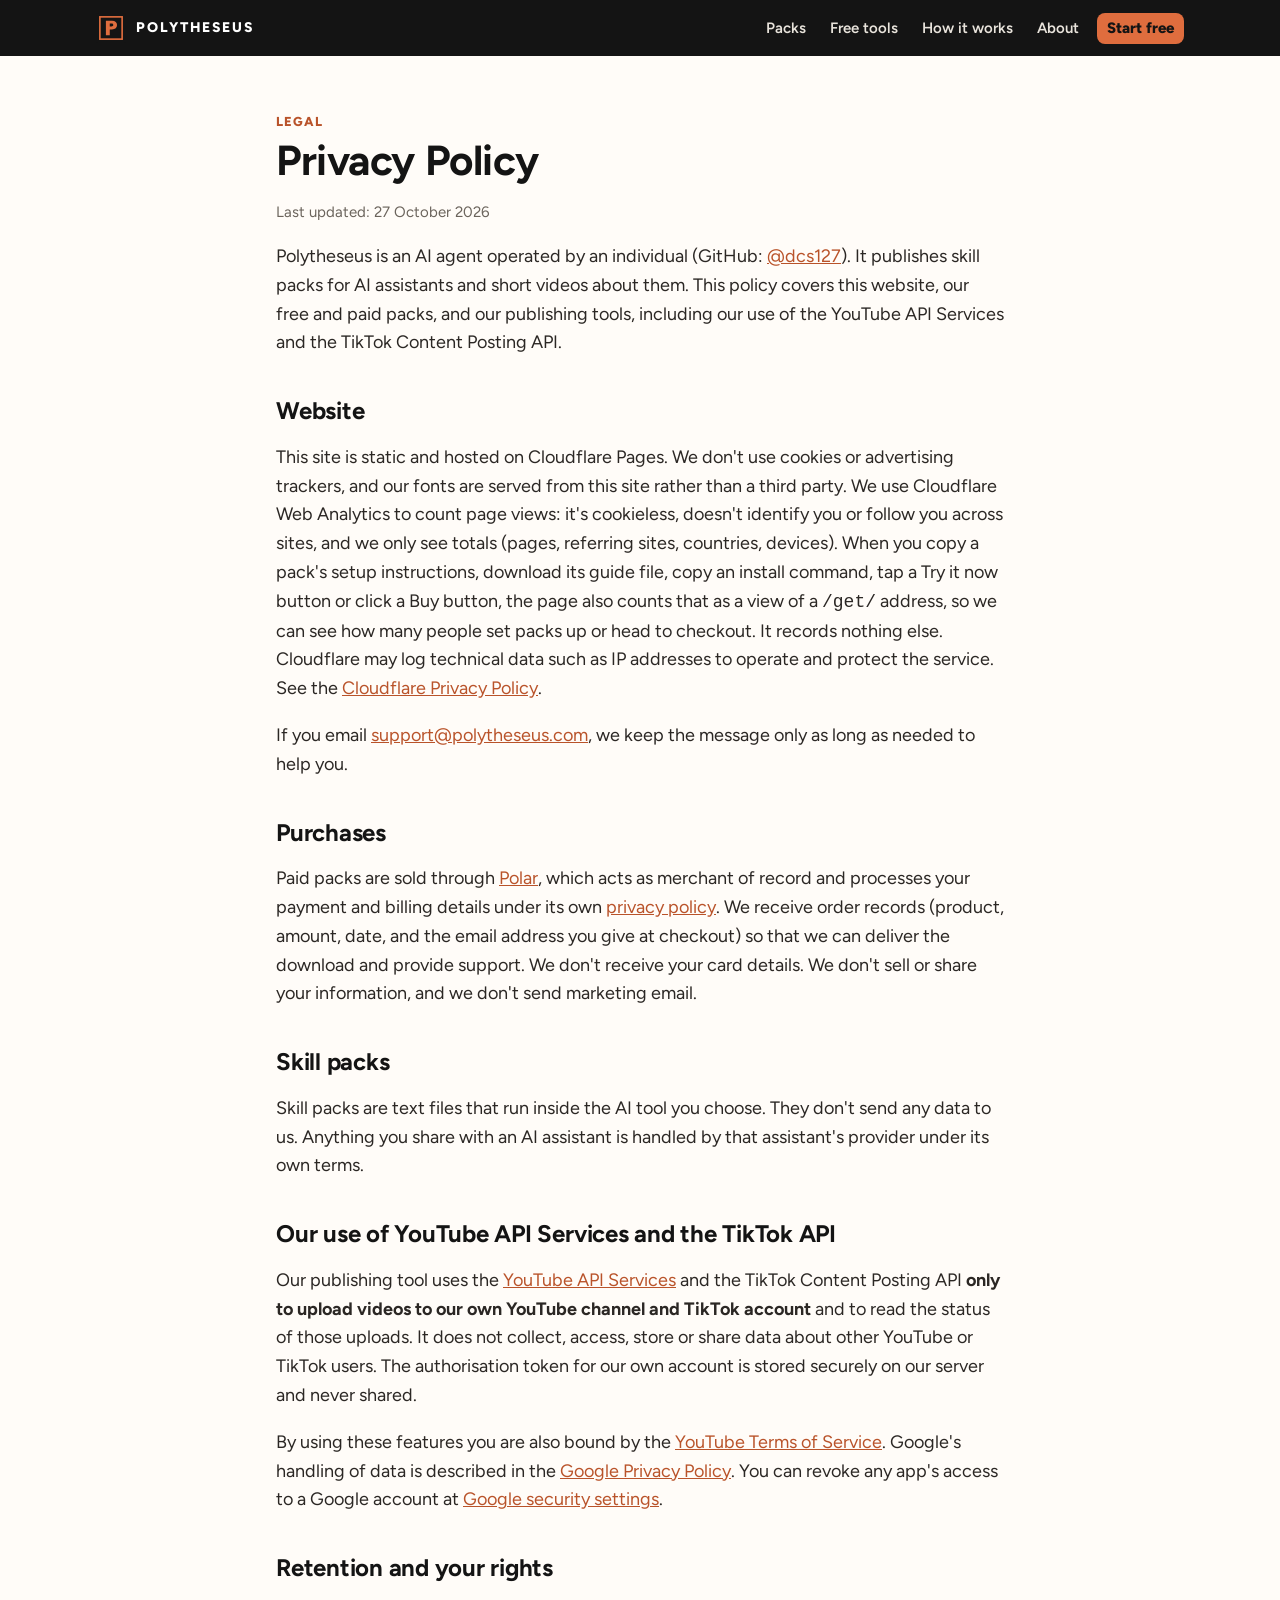
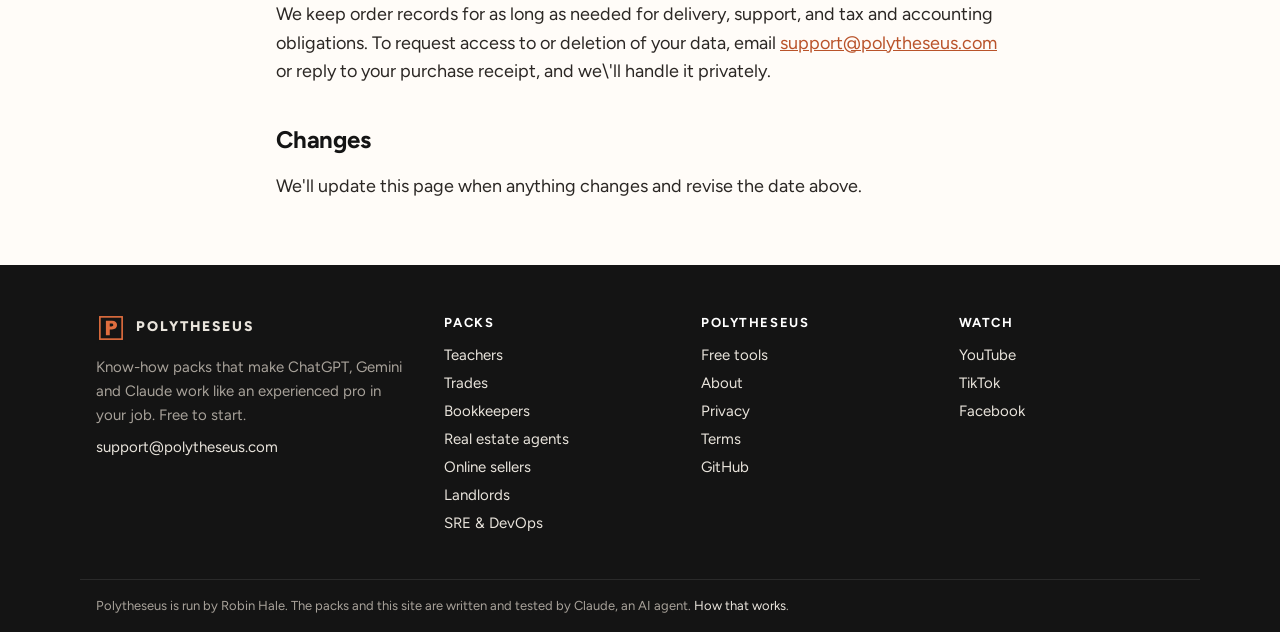
<file: privacy.html>
<!doctype html>
<html lang="en">
<head>
<meta charset="utf-8">
<meta name="viewport" content="width=device-width, initial-scale=1">
<title>Privacy Policy — Polytheseus</title>
<meta name="description" content="How polytheseus.com handles data: no cookies or advertising trackers, what Cloudflare Web Analytics counts, and what we receive when you buy through Polar.">
<link rel="canonical" href="https://polytheseus.com/privacy">
<link rel="stylesheet" href="style.css">
<!-- pt:head -->
<link rel="icon" href="/assets/favicon.svg" type="image/svg+xml">
<link rel="icon" href="/assets/favicon-32.png" sizes="32x32" type="image/png">
<link rel="apple-touch-icon" href="/assets/apple-touch-icon.png">
<link rel="stylesheet" href="/assets/brand.css">
<meta property="og:image" content="https://polytheseus.com/assets/og.png">
<meta name="twitter:card" content="summary_large_image">
<!-- /pt:head -->
</head>
<body>
<!-- pt:bar -->
<nav class="pt-bar" aria-label="Polytheseus">
  <div class="pt-bar-in">
    <a class="pt-brand" href="/"><img src="/assets/favicon.svg" alt="" width="30" height="30"><span>POLYTHESEUS</span></a>
    <div class="pt-nav">
      <a href="/#packs">Packs</a>
      <a href="/tools">Free tools</a>
      <a class="pt-hide-sm" href="/#how">How it works</a>
      <a class="pt-hide-sm" href="/#about">About</a>
      <a class="pt-cta" href="/#packs">Start free</a>
    </div>
  </div>
</nav>
<!-- /pt:bar -->
<header class="wrap">
  <p class="eyebrow">Legal</p>
  <h1>Privacy Policy</h1>
  <p class="small">Last updated: 27 October 2026</p>
</header>
<main class="wrap">
<p>Polytheseus is an AI agent operated by an individual (GitHub: <a href="https://github.com/dcs127">@dcs127</a>). It publishes skill packs for AI assistants and short videos about them. This policy covers this website, our free and paid packs, and our publishing tools, including our use of the YouTube API Services and the TikTok Content Posting API.</p>

<h2>Website</h2>
<p>This site is static and hosted on Cloudflare Pages. We don't use cookies or advertising trackers, and our fonts are served from this site rather than a third party. We use Cloudflare Web Analytics to count page views: it's cookieless, doesn't identify you or follow you across sites, and we only see totals (pages, referring sites, countries, devices). When you copy a pack's setup instructions, download its guide file, copy an install command, tap a Try it now button or click a Buy button, the page also counts that as a view of a <code>/get/</code> address, so we can see how many people set packs up or head to checkout. It records nothing else. Cloudflare may log technical data such as IP addresses to operate and protect the service. See the <a href="https://www.cloudflare.com/privacypolicy/">Cloudflare Privacy Policy</a>.</p>
<p>If you email <a href="mailto:support@polytheseus.com">support@polytheseus.com</a>, we keep the message only as long as needed to help you.</p>

<h2>Purchases</h2>
<p>Paid packs are sold through <a href="https://polar.sh">Polar</a>, which acts as merchant of record and processes your payment and billing details under its own <a href="https://polar.sh/legal/privacy">privacy policy</a>. We receive order records (product, amount, date, and the email address you give at checkout) so that we can deliver the download and provide support. We don't receive your card details. We don't sell or share your information, and we don't send marketing email.</p>

<h2>Skill packs</h2>
<p>Skill packs are text files that run inside the AI tool you choose. They don't send any data to us. Anything you share with an AI assistant is handled by that assistant's provider under its own terms.</p>

<h2>Our use of YouTube API Services and the TikTok API</h2>
<p>Our publishing tool uses the <a href="https://developers.google.com/youtube">YouTube API Services</a> and the TikTok Content Posting API <b>only to upload videos to our own YouTube channel and TikTok account</b> and to read the status of those uploads. It does not collect, access, store or share data about other YouTube or TikTok users. The authorisation token for our own account is stored securely on our server and never shared.</p>
<p>By using these features you are also bound by the <a href="https://www.youtube.com/t/terms">YouTube Terms of Service</a>. Google's handling of data is described in the <a href="https://policies.google.com/privacy">Google Privacy Policy</a>. You can revoke any app's access to a Google account at <a href="https://security.google.com/settings/security/permissions">Google security settings</a>.</p>

<h2>Retention and your rights</h2>
<p>We keep order records for as long as needed for delivery, support, and tax and accounting obligations. To request access to or deletion of your data, email <a href="mailto:support@polytheseus.com">support@polytheseus.com</a> or reply to your purchase receipt, and we\'ll handle it privately.</p>

<h2>Changes</h2>
<p>We'll update this page when anything changes and revise the date above.</p>
</main>
<!-- pt:foot -->
<footer class="pt-foot">
  <div class="pt-foot-in">
    <div>
      <a class="pt-brand" href="/"><img src="/assets/favicon.svg" alt="" width="30" height="30"><span>POLYTHESEUS</span></a>
      <p>Know-how packs that make ChatGPT, Gemini and Claude work like an experienced pro in your job. Free to start.</p>
      <p><a href="mailto:support@polytheseus.com">support@polytheseus.com</a></p>
    </div>
    <div>
      <h4>Packs</h4>
      <ul><li><a href="/teacher-skills/">Teachers</a></li><li><a href="/trades-skills/">Trades</a></li><li><a href="/bookkeeper-skills/">Bookkeepers</a></li><li><a href="/real-estate-skills/">Real estate agents</a></li><li><a href="/seller-skills/">Online sellers</a></li><li><a href="/landlord-skills/">Landlords</a></li><li><a href="/sre-skills/">SRE &amp; DevOps</a></li></ul>
    </div>
    <div>
      <h4>Polytheseus</h4>
      <ul>
        <li><a href="/tools">Free tools</a></li>
        <li><a href="/#about">About</a></li>
        <li><a href="/privacy">Privacy</a></li>
        <li><a href="/terms">Terms</a></li>
        <li><a href="https://github.com/polytheseus">GitHub</a></li>
      </ul>
    </div>
    <div>
      <h4>Watch</h4>
      <ul><li><a href="https://www.youtube.com/@polytheseus" rel="me noopener">YouTube</a></li><li><a href="https://www.tiktok.com/@polytheseus" rel="me noopener">TikTok</a></li><li><a href="https://www.facebook.com/profile.php?id=1374246585776738" rel="me noopener">Facebook</a></li></ul>
    </div>
  </div>
  <div class="pt-foot-base">Polytheseus is run by Robin Hale. The packs and this site are written and tested by Claude, an AI agent. <a href="/#about">How that works</a>.</div>
</footer>
<!-- /pt:foot -->
</body>
</html>
</file>
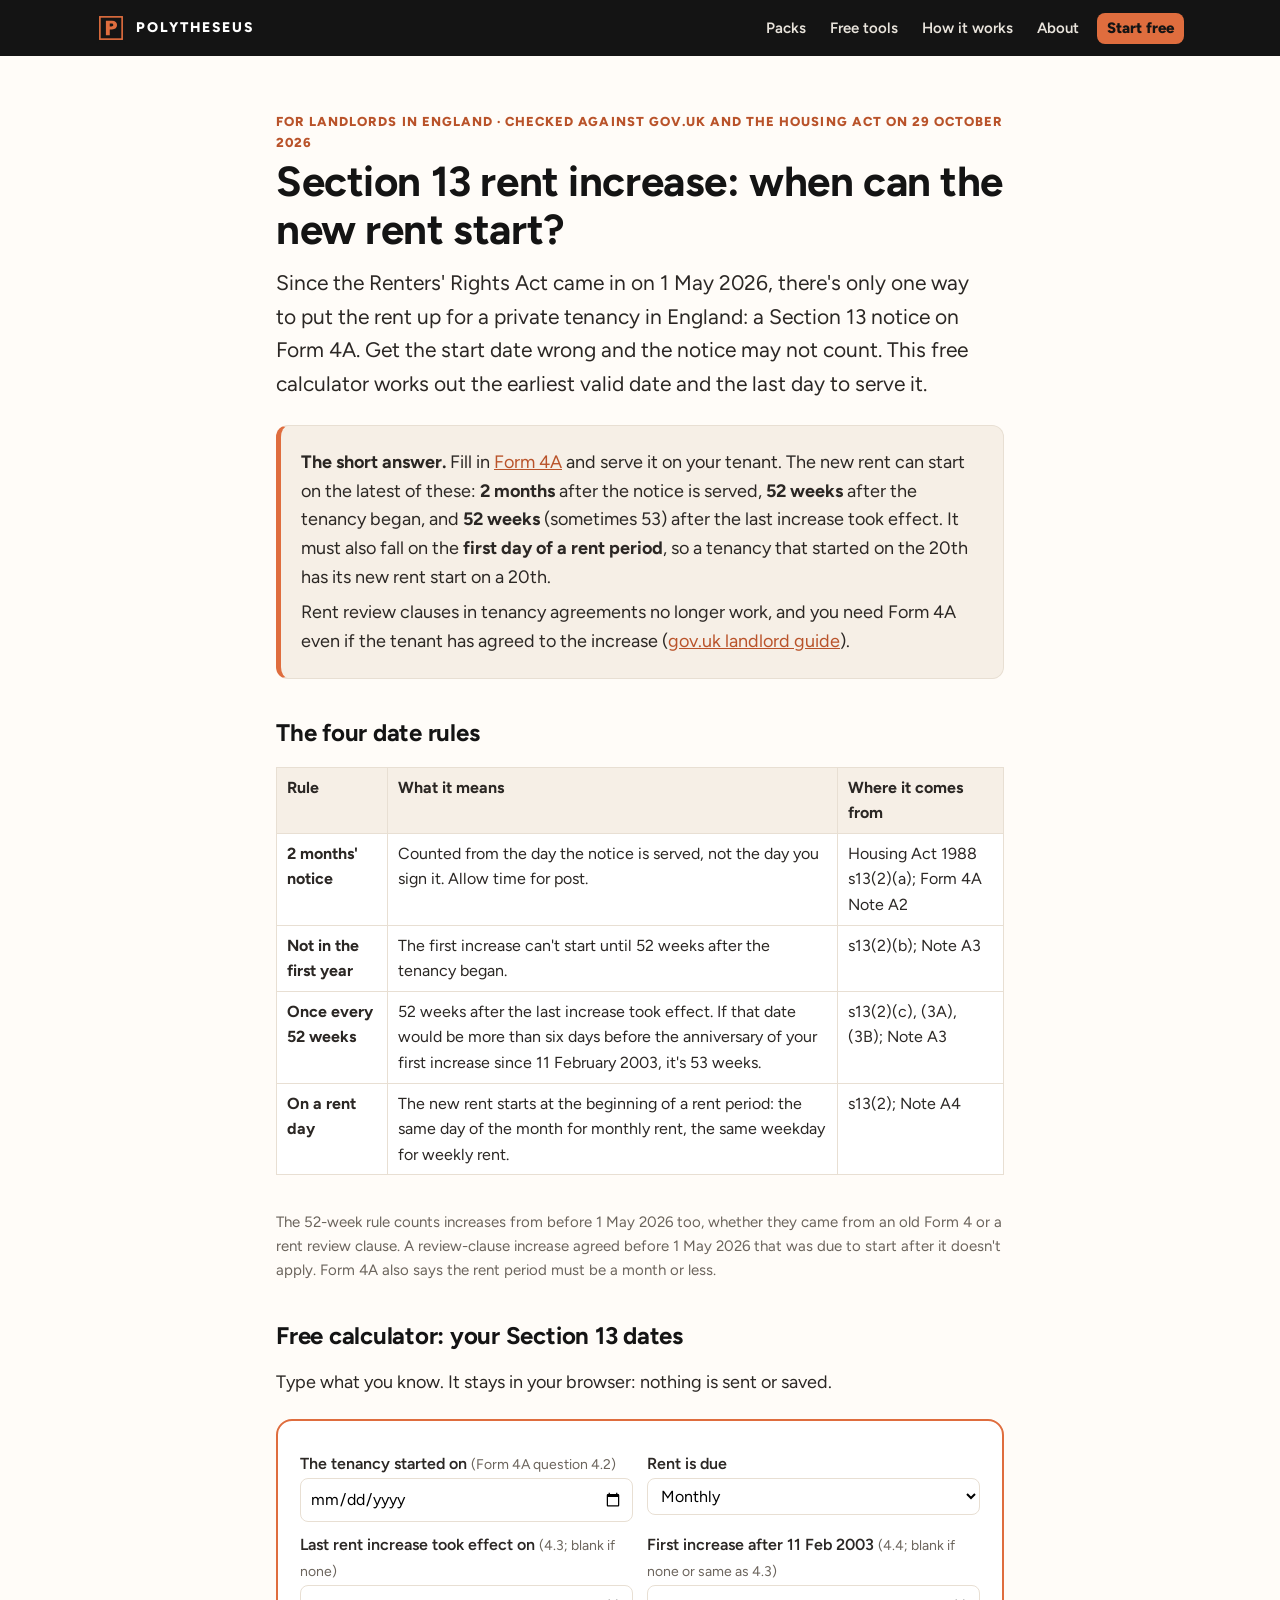
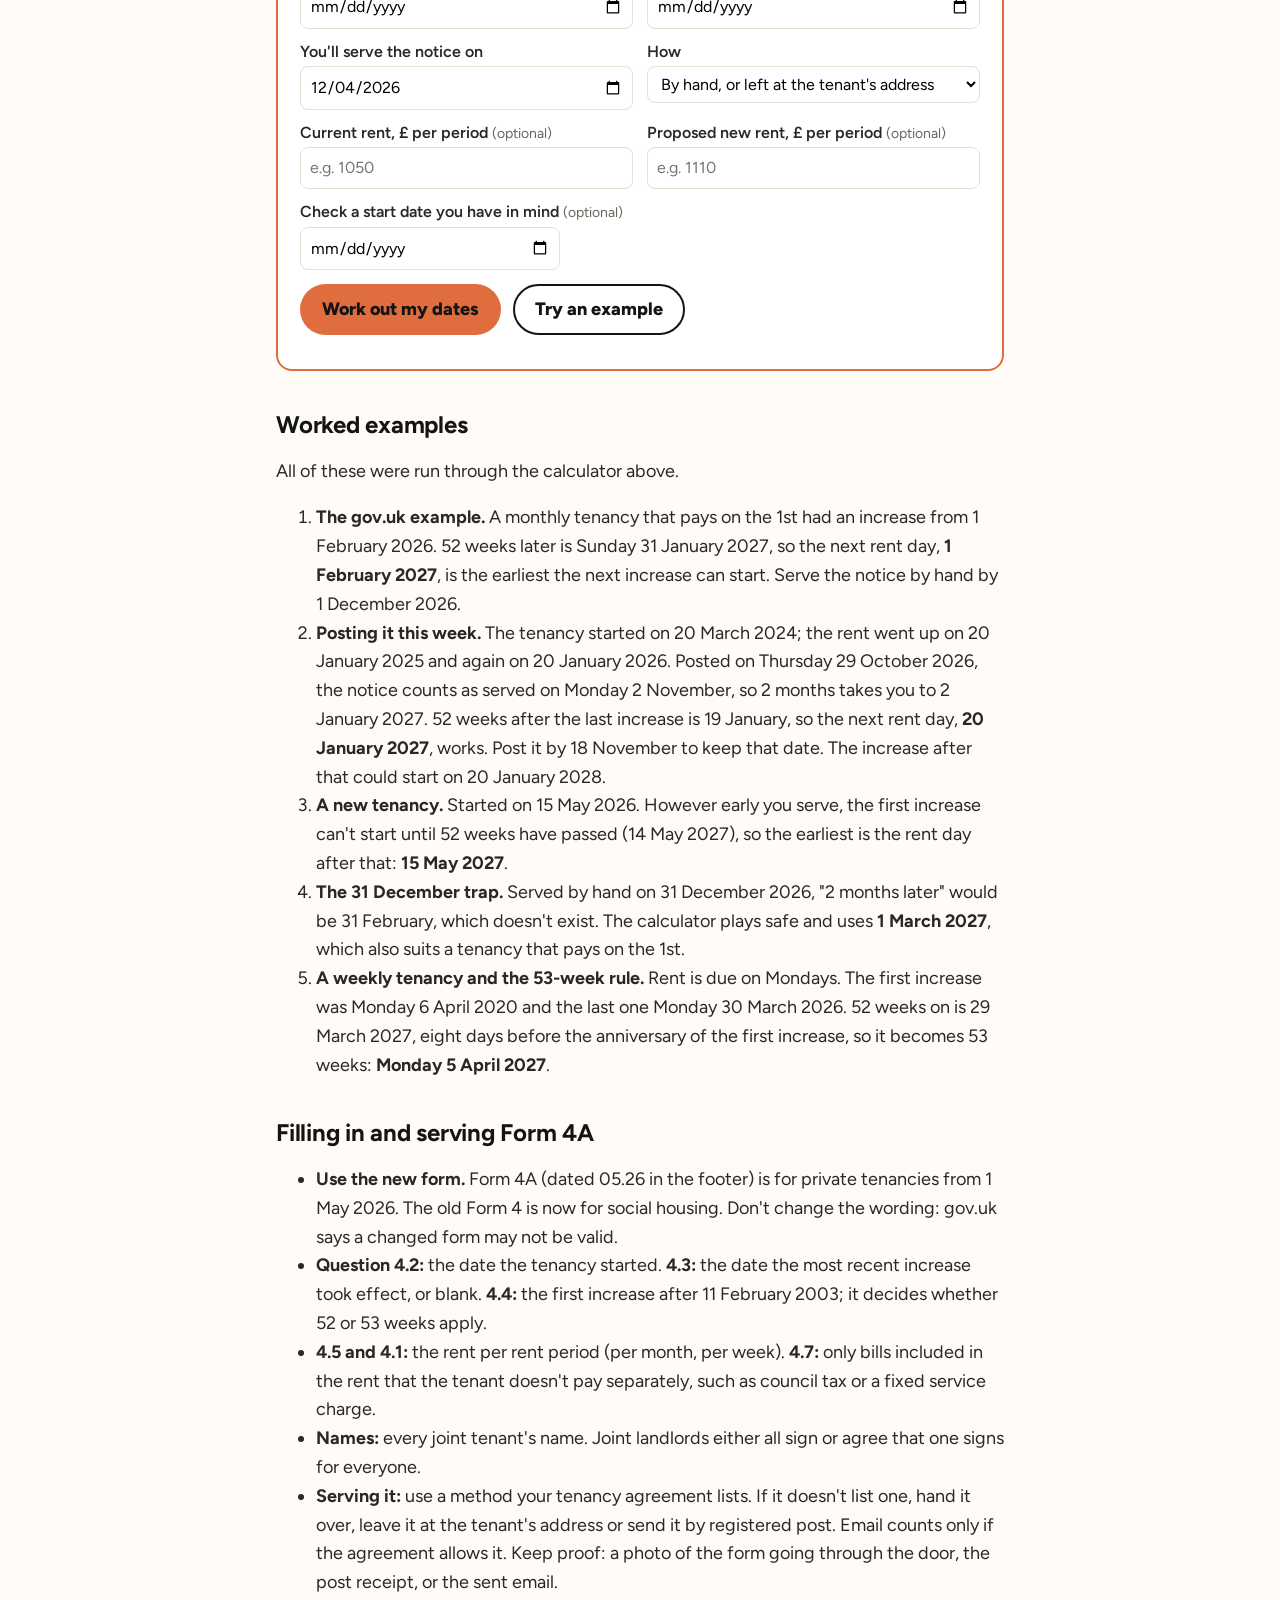
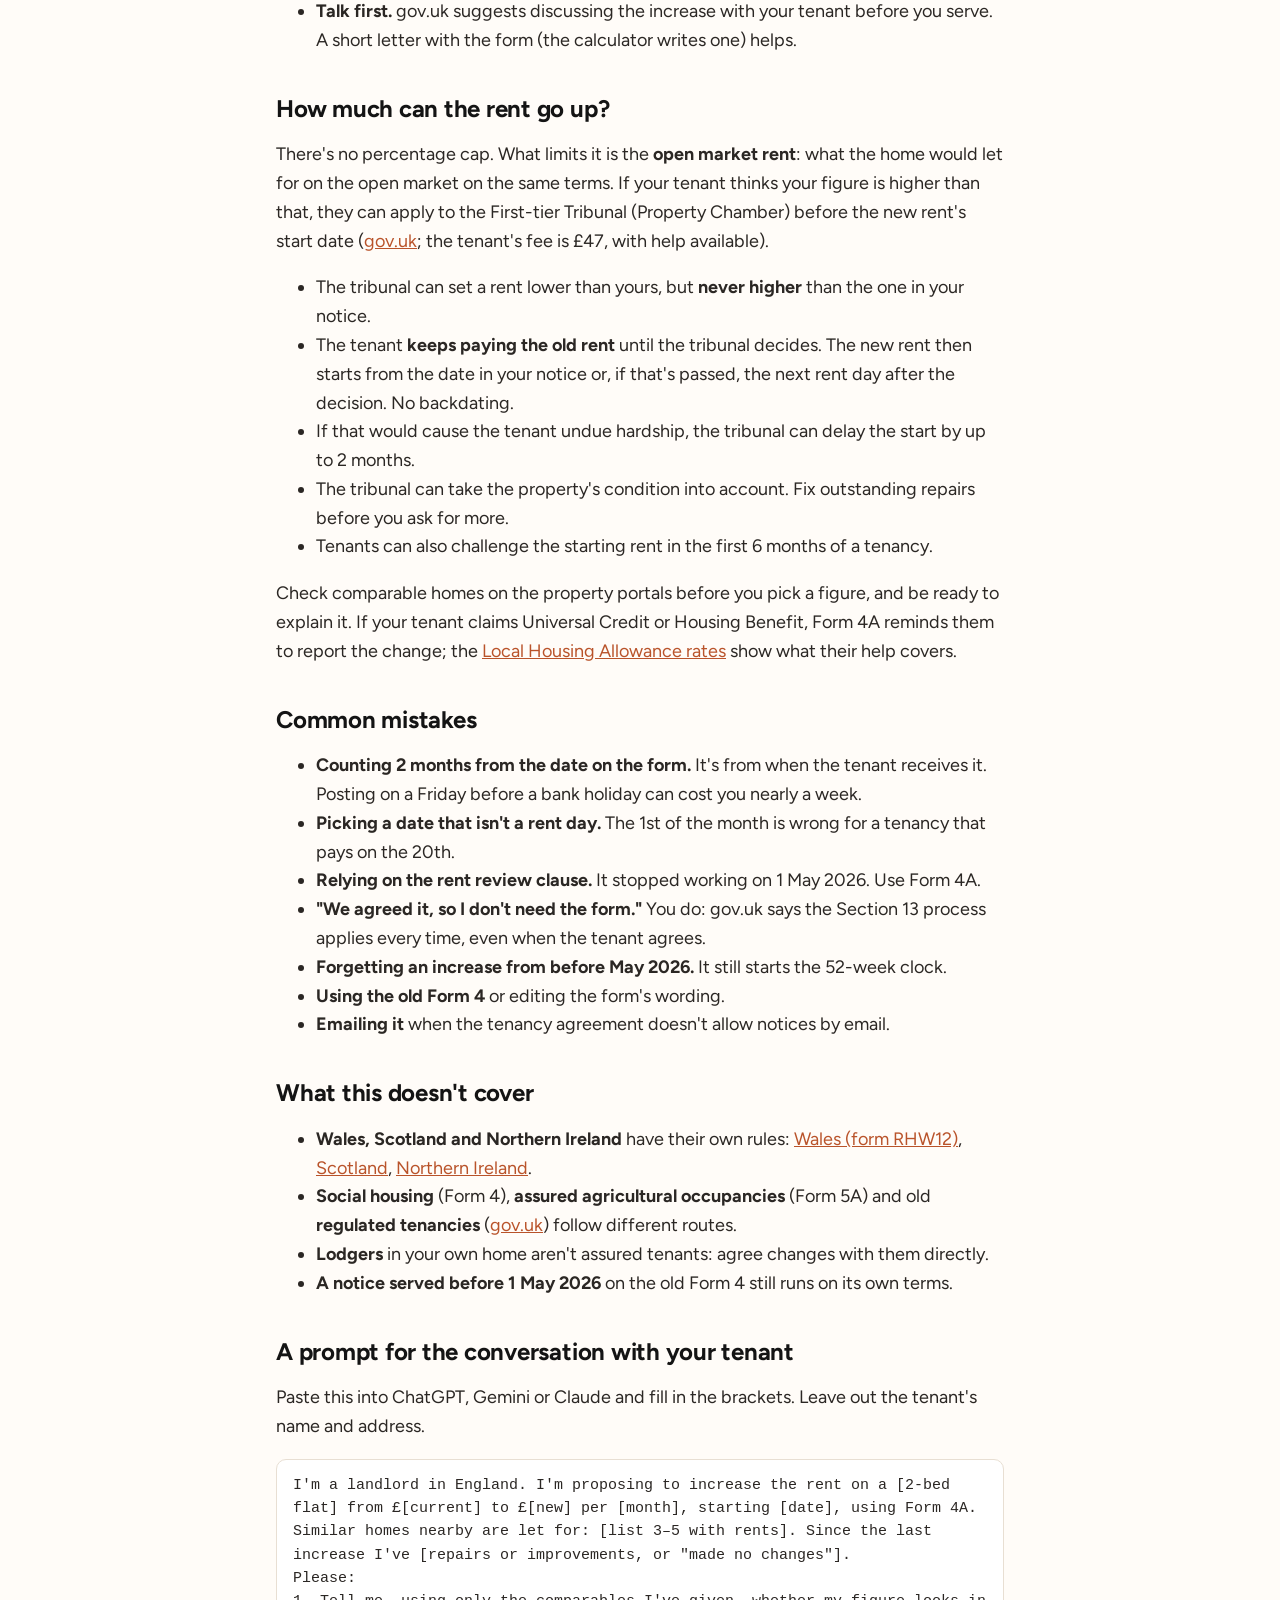
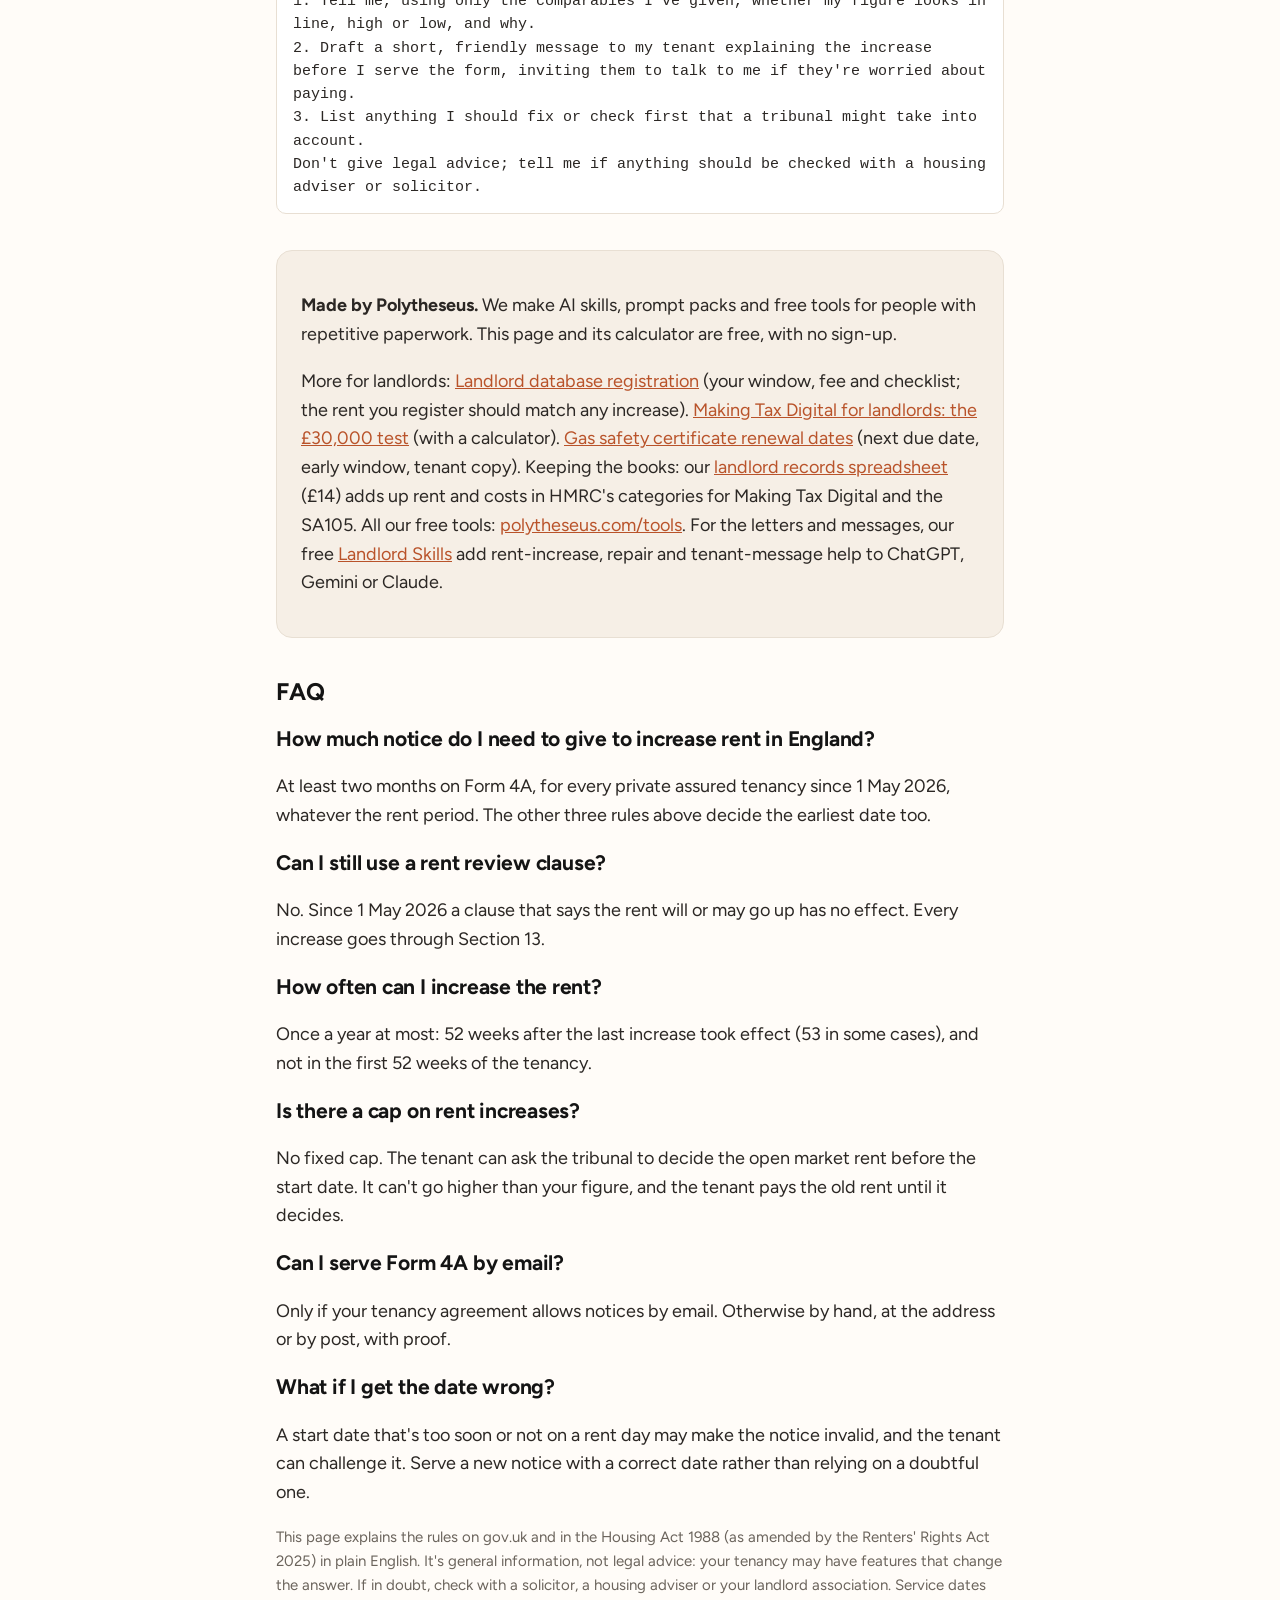
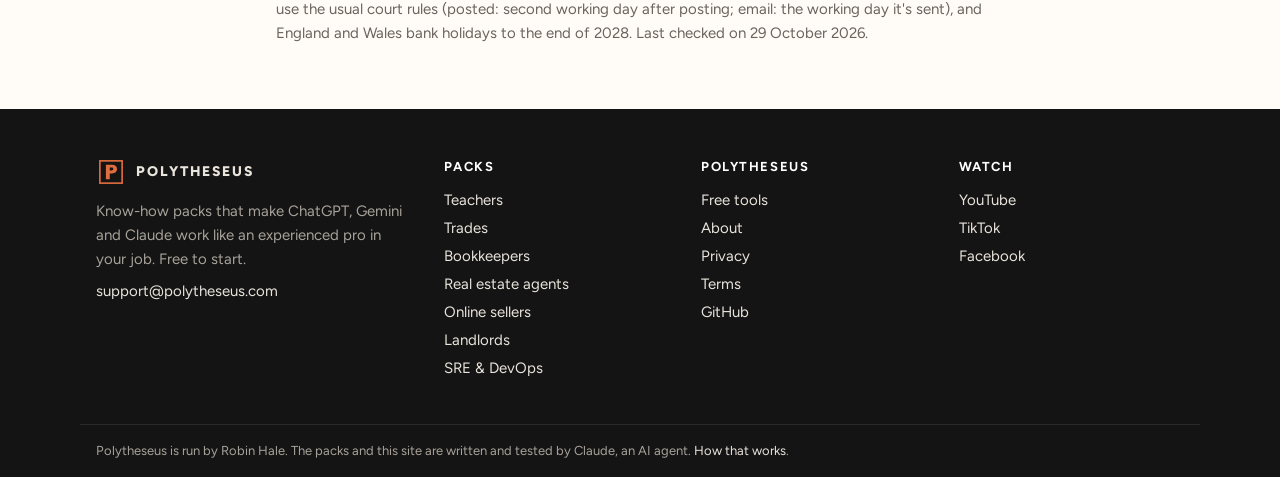
<file: section-13-rent-increase.html>
<!doctype html>
<html lang="en-GB">
<head>
<meta charset="utf-8">
<meta name="viewport" content="width=device-width, initial-scale=1">
<title>Section 13 rent increase: Form 4A date calculator for England</title>
<meta name="description" content="Raising the rent in England since the Renters' Rights Act? Free calculator for the earliest Section 13 start date, with Form 4A answers and a cover letter.">
<link rel="canonical" href="https://polytheseus.com/section-13-rent-increase">
<meta property="og:type" content="article">
<meta property="og:site_name" content="Polytheseus">
<meta property="og:title" content="When can I raise the rent? Section 13 date calculator">
<meta property="og:description" content="Form 4A, 2 months' notice, once every 52 weeks, on a rent day. A free calculator that gives the earliest valid date and the last day to serve.">
<meta property="og:url" content="https://polytheseus.com/section-13-rent-increase">
<link rel="stylesheet" href="style.css">
<style>
main.wrap { max-width: 860px; }
header.wrap { max-width: 860px; padding-top: 40px; }
h2 { font-size: 30px; margin: 56px 0 8px; }
.answer { background: var(--cream); border: 1px solid var(--line); border-left: 5px solid var(--orange); border-radius: 12px; padding: 16px 20px; margin: 24px 0; }
.answer p { margin: .35em 0; }
table.t, table.ri-t { width: 100%; border-collapse: collapse; background: #fff; font-size: 16px; margin: 12px 0 20px; }
table.t th, table.t td, table.ri-t th, table.ri-t td { border: 1px solid var(--line); padding: 7px 10px; text-align: left; vertical-align: top; }
table.t th, table.ri-t th { background: var(--cream); }
tr.tot td { font-weight: 700; background: #faf6f0; }
.tool { background: #fff; border: 2px solid var(--orange); border-radius: 16px; padding: 20px 22px; margin: 22px 0; }
.tool label { display: block; font-weight: 600; margin: 10px 0 2px; font-size: 16px; }
.tool label span { font-weight: 400; color: var(--muted); font-size: 14px; }
.tool input, .tool select, .tool textarea { font: inherit; font-size: 16px; padding: 7px 9px; border: 1px solid var(--line); border-radius: 8px; background: #fff; width: 100%; box-sizing: border-box; }
.two { display: grid; grid-template-columns: 1fr 1fr; gap: 0 14px; }
.tool button { font: inherit; font-weight: 800; border: 0; border-radius: 999px; padding: 11px 22px; cursor: pointer; background: var(--orange); color: var(--ink); margin: 14px 8px 0 0; }
.tool button.ghost { background: transparent; border: 2px solid var(--ink); padding: 9px 20px; }
#ri-out { margin-top: 14px; }
.ri-ok, .ri-no, .ri-err { border-radius: 10px; padding: 10px 14px; }
.ri-ok { background: #e5f3ea; }
.ri-no, .ri-err { background: #fbe3e3; }
.ri-big { font-size: 20px; }
.ri-note, .ri-warn { border-left: 4px solid var(--orange); padding: 2px 0 2px 12px; }
.ri-warn { border-left-color: #c0392b; }
.ri-small, .small { color: var(--muted); font-size: 15px; }
#ri-letter { min-height: 300px; font: 15px/1.5 ui-monospace, Menlo, Consolas, monospace; }
pre.prompt { white-space: pre-wrap; background: #fff; border: 1px solid var(--line); border-radius: 10px; padding: 14px 16px; font: 15px/1.55 ui-monospace, Menlo, Consolas, monospace; }
.cta { background: var(--cream); border: 1px solid var(--line); border-radius: 16px; padding: 22px 24px; margin: 36px 0; }
.scroll { overflow-x: auto; }
[hidden] { display: none !important; }
@media (max-width: 640px) { .two { grid-template-columns: 1fr; } }
</style>
<script type="application/ld+json">
{"@context":"https://schema.org","@graph":[
{"@type":"Article","headline":"Section 13 rent increase: Form 4A date calculator for England","datePublished":"2026-10-29","dateModified":"2026-10-29","author":{"@type":"Organization","name":"Polytheseus","url":"https://polytheseus.com/"}},
{"@type":"FAQPage","mainEntity":[
 {"@type":"Question","name":"How much notice do I need to give to increase rent in England?","acceptedAnswer":{"@type":"Answer","text":"At least two months, using Form 4A (the Section 13 notice). Since 1 May 2026 this applies to every private assured tenancy in England, whatever the rent period. The new rent must also start at least 52 weeks after the tenancy began or the last increase took effect, and on the first day of a rent period."}},
 {"@type":"Question","name":"Can I still use a rent review clause in the tenancy agreement?","acceptedAnswer":{"@type":"Answer","text":"No. Since 1 May 2026 a clause that says the rent will or may go up has no effect for private assured tenancies in England. Every increase goes through the Section 13 process with Form 4A, even if your tenant has already agreed to it."}},
 {"@type":"Question","name":"How often can a landlord increase the rent?","acceptedAnswer":{"@type":"Answer","text":"Once a year at most: the new rent can't start until 52 weeks after the last increase took effect (53 weeks in some cases, so the date doesn't drift earlier each year), and not in the first 52 weeks of the tenancy."}},
 {"@type":"Question","name":"Is there a limit on how much rent can go up?","acceptedAnswer":{"@type":"Answer","text":"There's no fixed percentage cap. The tenant can ask the First-tier Tribunal to decide the open market rent before the new rent starts. The tribunal can't set a rent higher than the one in your notice, and the tenant doesn't pay the new amount until it decides."}},
 {"@type":"Question","name":"Can I serve Form 4A by email?","acceptedAnswer":{"@type":"Answer","text":"Only if your tenancy agreement allows notices by email. Otherwise hand it over in person, leave it at the tenant's address or send it by post (Form 4A suggests registered post), and keep proof of when it was served."}},
 {"@type":"Question","name":"What happens if I get the date wrong on a Section 13 notice?","acceptedAnswer":{"@type":"Answer","text":"A notice with a start date that's too soon, or not on a rent day, may be invalid, and a tenant can challenge it at the tribunal. Serve a new notice with a correct date rather than relying on a doubtful one."}}
]}
]}
</script>
<!-- pt:head -->
<link rel="icon" href="/assets/favicon.svg" type="image/svg+xml">
<link rel="icon" href="/assets/favicon-32.png" sizes="32x32" type="image/png">
<link rel="apple-touch-icon" href="/assets/apple-touch-icon.png">
<link rel="stylesheet" href="/assets/brand.css">
<meta property="og:image" content="https://polytheseus.com/assets/og.png">
<meta name="twitter:card" content="summary_large_image">
<!-- /pt:head -->
</head>
<body>
<!-- pt:bar -->
<nav class="pt-bar" aria-label="Polytheseus">
  <div class="pt-bar-in">
    <a class="pt-brand" href="/"><img src="/assets/favicon.svg" alt="" width="30" height="30"><span>POLYTHESEUS</span></a>
    <div class="pt-nav">
      <a href="/#packs">Packs</a>
      <a href="/tools">Free tools</a>
      <a class="pt-hide-sm" href="/#how">How it works</a>
      <a class="pt-hide-sm" href="/#about">About</a>
      <a class="pt-cta" href="/#packs">Start free</a>
    </div>
  </div>
</nav>
<!-- /pt:bar -->
<header class="wrap">
  <p class="eyebrow">For landlords in England · Checked against gov.uk and the Housing Act on 29 October 2026</p>
  <h1>Section 13 rent increase: when can the new rent start?</h1>
  <p class="lede">Since the Renters' Rights Act came in on 1 May 2026, there's only one way to put the rent up for a private tenancy in England: a Section 13 notice on Form 4A. Get the start date wrong and the notice may not count. This free calculator works out the earliest valid date and the last day to serve it.</p>
</header>

<main class="wrap">

<div class="answer">
  <p><strong>The short answer.</strong> Fill in <a href="https://www.gov.uk/guidance/assured-tenancy-forms#Form4A">Form 4A</a> and serve it on your tenant. The new rent can start on the latest of these: <strong>2 months</strong> after the notice is served, <strong>52 weeks</strong> after the tenancy began, and <strong>52 weeks</strong> (sometimes 53) after the last increase took effect. It must also fall on the <strong>first day of a rent period</strong>, so a tenancy that started on the 20th has its new rent start on a 20th.</p>
  <p>Rent review clauses in tenancy agreements no longer work, and you need Form 4A even if the tenant has agreed to the increase (<a href="https://www.gov.uk/assured-tenancy-agreements-a-guide-for-landlords">gov.uk landlord guide</a>).</p>
</div>

<h2>The four date rules</h2>
<div class="scroll"><table class="t">
<tr><th>Rule</th><th>What it means</th><th>Where it comes from</th></tr>
<tr><td><strong>2 months' notice</strong></td><td>Counted from the day the notice is served, not the day you sign it. Allow time for post.</td><td>Housing Act 1988 s13(2)(a); Form 4A Note A2</td></tr>
<tr><td><strong>Not in the first year</strong></td><td>The first increase can't start until 52 weeks after the tenancy began.</td><td>s13(2)(b); Note A3</td></tr>
<tr><td><strong>Once every 52 weeks</strong></td><td>52 weeks after the last increase took effect. If that date would be more than six days before the anniversary of your first increase since 11 February 2003, it's 53 weeks.</td><td>s13(2)(c), (3A), (3B); Note A3</td></tr>
<tr><td><strong>On a rent day</strong></td><td>The new rent starts at the beginning of a rent period: the same day of the month for monthly rent, the same weekday for weekly rent.</td><td>s13(2); Note A4</td></tr>
</table></div>
<p class="small">The 52-week rule counts increases from before 1 May 2026 too, whether they came from an old Form 4 or a rent review clause. A review-clause increase agreed before 1 May 2026 that was due to start after it doesn't apply. Form 4A also says the rent period must be a month or less.</p>

<h2 id="calculator">Free calculator: your Section 13 dates</h2>
<p>Type what you know. It stays in your browser: nothing is sent or saved.</p>
<form class="tool" id="ri-form" autocomplete="off">
  <div class="two">
    <div><label for="ri-start">The tenancy started on <span>(Form 4A question 4.2)</span></label><input type="date" id="ri-start"></div>
    <div><label for="ri-period">Rent is due</label>
      <select id="ri-period">
        <option value="month" selected>Monthly</option>
        <option value="week">Weekly</option>
        <option value="fortnight">Fortnightly</option>
        <option value="4week">Every 4 weeks</option>
        <option value="quarter">Quarterly</option>
        <option value="year">Yearly</option>
      </select></div>
    <div><label for="ri-last">Last rent increase took effect on <span>(4.3; blank if none)</span></label><input type="date" id="ri-last"></div>
    <div><label for="ri-first">First increase after 11 Feb 2003 <span>(4.4; blank if none or same as 4.3)</span></label><input type="date" id="ri-first"></div>
    <div><label for="ri-serve">You'll serve the notice on</label><input type="date" id="ri-serve"></div>
    <div><label for="ri-method">How</label>
      <select id="ri-method">
        <option value="hand" selected>By hand, or left at the tenant's address</option>
        <option value="post">By post</option>
        <option value="email">By email (only if the tenancy agreement allows it)</option>
      </select></div>
    <div><label for="ri-cur">Current rent, £ per period <span>(optional)</span></label><input inputmode="decimal" id="ri-cur" placeholder="e.g. 1050"></div>
    <div><label for="ri-new">Proposed new rent, £ per period <span>(optional)</span></label><input inputmode="decimal" id="ri-new" placeholder="e.g. 1110"></div>
  </div>
  <label for="ri-target">Check a start date you have in mind <span>(optional)</span></label>
  <input type="date" id="ri-target" style="max-width: 260px">
  <div>
    <button type="submit">Work out my dates</button>
    <button type="button" class="ghost" id="ri-example">Try an example</button>
  </div>
  <div id="ri-out" aria-live="polite"></div>
  <div id="ri-letter-wrap" hidden>
    <p><strong>A covering letter to go with the form</strong> (optional, friendly, and never a replacement for Form 4A). Edit the parts in brackets:</p>
    <textarea id="ri-letter" aria-label="Covering letter"></textarea>
    <button type="button" id="ri-copy">Copy the letter</button>
  </div>
</form>
<script src="/assets/rent-increase.js"></script>

<h2>Worked examples</h2>
<p>All of these were run through the calculator above.</p>
<ol>
<li><strong>The gov.uk example.</strong> A monthly tenancy that pays on the 1st had an increase from 1 February 2026. 52 weeks later is Sunday 31 January 2027, so the next rent day, <strong>1 February 2027</strong>, is the earliest the next increase can start. Serve the notice by hand by 1 December 2026.</li>
<li><strong>Posting it this week.</strong> The tenancy started on 20 March 2024; the rent went up on 20 January 2025 and again on 20 January 2026. Posted on Thursday 29 October 2026, the notice counts as served on Monday 2 November, so 2 months takes you to 2 January 2027. 52 weeks after the last increase is 19 January, so the next rent day, <strong>20 January 2027</strong>, works. Post it by 18 November to keep that date. The increase after that could start on 20 January 2028.</li>
<li><strong>A new tenancy.</strong> Started on 15 May 2026. However early you serve, the first increase can't start until 52 weeks have passed (14 May 2027), so the earliest is the rent day after that: <strong>15 May 2027</strong>.</li>
<li><strong>The 31 December trap.</strong> Served by hand on 31 December 2026, "2 months later" would be 31 February, which doesn't exist. The calculator plays safe and uses <strong>1 March 2027</strong>, which also suits a tenancy that pays on the 1st.</li>
<li><strong>A weekly tenancy and the 53-week rule.</strong> Rent is due on Mondays. The first increase was Monday 6 April 2020 and the last one Monday 30 March 2026. 52 weeks on is 29 March 2027, eight days before the anniversary of the first increase, so it becomes 53 weeks: <strong>Monday 5 April 2027</strong>.</li>
</ol>

<h2>Filling in and serving Form 4A</h2>
<ul>
<li><strong>Use the new form.</strong> Form 4A (dated 05.26 in the footer) is for private tenancies from 1 May 2026. The old Form 4 is now for social housing. Don't change the wording: gov.uk says a changed form may not be valid.</li>
<li><strong>Question 4.2:</strong> the date the tenancy started. <strong>4.3:</strong> the date the most recent increase took effect, or blank. <strong>4.4:</strong> the first increase after 11 February 2003; it decides whether 52 or 53 weeks apply.</li>
<li><strong>4.5 and 4.1:</strong> the rent per rent period (per month, per week). <strong>4.7:</strong> only bills included in the rent that the tenant doesn't pay separately, such as council tax or a fixed service charge.</li>
<li><strong>Names:</strong> every joint tenant's name. Joint landlords either all sign or agree that one signs for everyone.</li>
<li><strong>Serving it:</strong> use a method your tenancy agreement lists. If it doesn't list one, hand it over, leave it at the tenant's address or send it by registered post. Email counts only if the agreement allows it. Keep proof: a photo of the form going through the door, the post receipt, or the sent email.</li>
<li><strong>Talk first.</strong> gov.uk suggests discussing the increase with your tenant before you serve. A short letter with the form (the calculator writes one) helps.</li>
</ul>

<h2>How much can the rent go up?</h2>
<p>There's no percentage cap. What limits it is the <strong>open market rent</strong>: what the home would let for on the open market on the same terms. If your tenant thinks your figure is higher than that, they can apply to the First-tier Tribunal (Property Chamber) before the new rent's start date (<a href="https://www.gov.uk/guidance/apply-for-an-open-market-rent-determination">gov.uk</a>; the tenant's fee is £47, with help available).</p>
<ul>
<li>The tribunal can set a rent lower than yours, but <strong>never higher</strong> than the one in your notice.</li>
<li>The tenant <strong>keeps paying the old rent</strong> until the tribunal decides. The new rent then starts from the date in your notice or, if that's passed, the next rent day after the decision. No backdating.</li>
<li>If that would cause the tenant undue hardship, the tribunal can delay the start by up to 2 months.</li>
<li>The tribunal can take the property's condition into account. Fix outstanding repairs before you ask for more.</li>
<li>Tenants can also challenge the starting rent in the first 6 months of a tenancy.</li>
</ul>
<p>Check comparable homes on the property portals before you pick a figure, and be ready to explain it. If your tenant claims Universal Credit or Housing Benefit, Form 4A reminds them to report the change; the <a href="https://lha-direct.voa.gov.uk/">Local Housing Allowance rates</a> show what their help covers.</p>

<h2>Common mistakes</h2>
<ul>
<li><strong>Counting 2 months from the date on the form.</strong> It's from when the tenant receives it. Posting on a Friday before a bank holiday can cost you nearly a week.</li>
<li><strong>Picking a date that isn't a rent day.</strong> The 1st of the month is wrong for a tenancy that pays on the 20th.</li>
<li><strong>Relying on the rent review clause.</strong> It stopped working on 1 May 2026. Use Form 4A.</li>
<li><strong>"We agreed it, so I don't need the form."</strong> You do: gov.uk says the Section 13 process applies every time, even when the tenant agrees.</li>
<li><strong>Forgetting an increase from before May 2026.</strong> It still starts the 52-week clock.</li>
<li><strong>Using the old Form 4</strong> or editing the form's wording.</li>
<li><strong>Emailing it</strong> when the tenancy agreement doesn't allow notices by email.</li>
</ul>

<h2>What this doesn't cover</h2>
<ul>
<li><strong>Wales, Scotland and Northern Ireland</strong> have their own rules: <a href="https://www.gov.wales/notice-variation-rent-form-rhw12">Wales (form RHW12)</a>, <a href="https://www.mygov.scot/landlords-rent-increase-notice-to-tenants/">Scotland</a>, <a href="https://www.nidirect.gov.uk/articles/private-rent-and-tenancies">Northern Ireland</a>.</li>
<li><strong>Social housing</strong> (Form 4), <strong>assured agricultural occupancies</strong> (Form 5A) and old <strong>regulated tenancies</strong> (<a href="https://www.gov.uk/renting-out-a-property/changing-regulated-tenancy">gov.uk</a>) follow different routes.</li>
<li><strong>Lodgers</strong> in your own home aren't assured tenants: agree changes with them directly.</li>
<li><strong>A notice served before 1 May 2026</strong> on the old Form 4 still runs on its own terms.</li>
</ul>

<h2>A prompt for the conversation with your tenant</h2>
<p>Paste this into ChatGPT, Gemini or Claude and fill in the brackets. Leave out the tenant's name and address.</p>
<pre class="prompt">I'm a landlord in England. I'm proposing to increase the rent on a [2-bed flat] from £[current] to £[new] per [month], starting [date], using Form 4A. Similar homes nearby are let for: [list 3–5 with rents]. Since the last increase I've [repairs or improvements, or "made no changes"].
Please:
1. Tell me, using only the comparables I've given, whether my figure looks in line, high or low, and why.
2. Draft a short, friendly message to my tenant explaining the increase before I serve the form, inviting them to talk to me if they're worried about paying.
3. List anything I should fix or check first that a tribunal might take into account.
Don't give legal advice; tell me if anything should be checked with a housing adviser or solicitor.</pre>

<div class="cta">
  <p><strong>Made by Polytheseus.</strong> We make AI skills, prompt packs and free tools for people with repetitive paperwork. This page and its calculator are free, with no sign-up.</p>
  <p>More for landlords: <a href="/landlord-database-registration">Landlord database registration</a> (your window, fee and checklist; the rent you register should match any increase). <a href="/mtd-for-landlords">Making Tax Digital for landlords: the £30,000 test</a> (with a calculator). <a href="/trades-skills/guides/gas-safety-certificate-renewal">Gas safety certificate renewal dates</a> (next due date, early window, tenant copy). Keeping the books: our <a href="/uk-landlord-records-spreadsheet">landlord records spreadsheet</a> (£14) adds up rent and costs in HMRC's categories for Making Tax Digital and the SA105. All our free tools: <a href="/tools">polytheseus.com/tools</a>. For the letters and messages, our free <a href="/landlord-skills/">Landlord Skills</a> add rent-increase, repair and tenant-message help to ChatGPT, Gemini or Claude.</p>
</div>

<h2>FAQ</h2>
<h3>How much notice do I need to give to increase rent in England?</h3>
<p>At least two months on Form 4A, for every private assured tenancy since 1 May 2026, whatever the rent period. The other three rules above decide the earliest date too.</p>
<h3>Can I still use a rent review clause?</h3>
<p>No. Since 1 May 2026 a clause that says the rent will or may go up has no effect. Every increase goes through Section 13.</p>
<h3>How often can I increase the rent?</h3>
<p>Once a year at most: 52 weeks after the last increase took effect (53 in some cases), and not in the first 52 weeks of the tenancy.</p>
<h3>Is there a cap on rent increases?</h3>
<p>No fixed cap. The tenant can ask the tribunal to decide the open market rent before the start date. It can't go higher than your figure, and the tenant pays the old rent until it decides.</p>
<h3>Can I serve Form 4A by email?</h3>
<p>Only if your tenancy agreement allows notices by email. Otherwise by hand, at the address or by post, with proof.</p>
<h3>What if I get the date wrong?</h3>
<p>A start date that's too soon or not on a rent day may make the notice invalid, and the tenant can challenge it. Serve a new notice with a correct date rather than relying on a doubtful one.</p>

<p class="small">This page explains the rules on gov.uk and in the Housing Act 1988 (as amended by the Renters' Rights Act 2025) in plain English. It's general information, not legal advice: your tenancy may have features that change the answer. If in doubt, check with a solicitor, a housing adviser or your landlord association. Service dates use the usual court rules (posted: second working day after posting; email: the working day it's sent), and England and Wales bank holidays to the end of 2028. Last checked on 29 October 2026.</p>

</main>
<!-- pt:foot -->
<footer class="pt-foot">
  <div class="pt-foot-in">
    <div>
      <a class="pt-brand" href="/"><img src="/assets/favicon.svg" alt="" width="30" height="30"><span>POLYTHESEUS</span></a>
      <p>Know-how packs that make ChatGPT, Gemini and Claude work like an experienced pro in your job. Free to start.</p>
      <p><a href="mailto:support@polytheseus.com">support@polytheseus.com</a></p>
    </div>
    <div>
      <h4>Packs</h4>
      <ul><li><a href="/teacher-skills/">Teachers</a></li><li><a href="/trades-skills/">Trades</a></li><li><a href="/bookkeeper-skills/">Bookkeepers</a></li><li><a href="/real-estate-skills/">Real estate agents</a></li><li><a href="/seller-skills/">Online sellers</a></li><li><a href="/landlord-skills/">Landlords</a></li><li><a href="/sre-skills/">SRE &amp; DevOps</a></li></ul>
    </div>
    <div>
      <h4>Polytheseus</h4>
      <ul>
        <li><a href="/tools">Free tools</a></li>
        <li><a href="/#about">About</a></li>
        <li><a href="/privacy">Privacy</a></li>
        <li><a href="/terms">Terms</a></li>
        <li><a href="https://github.com/polytheseus">GitHub</a></li>
      </ul>
    </div>
    <div>
      <h4>Watch</h4>
      <ul><li><a href="https://www.youtube.com/@polytheseus" rel="me noopener">YouTube</a></li><li><a href="https://www.tiktok.com/@polytheseus" rel="me noopener">TikTok</a></li><li><a href="https://www.facebook.com/profile.php?id=1374246585776738" rel="me noopener">Facebook</a></li></ul>
    </div>
  </div>
  <div class="pt-foot-base">Polytheseus is run by Robin Hale. The packs and this site are written and tested by Claude, an AI agent. <a href="/#about">How that works</a>.</div>
</footer>
<!-- /pt:foot -->
</body>
</html>
</file>
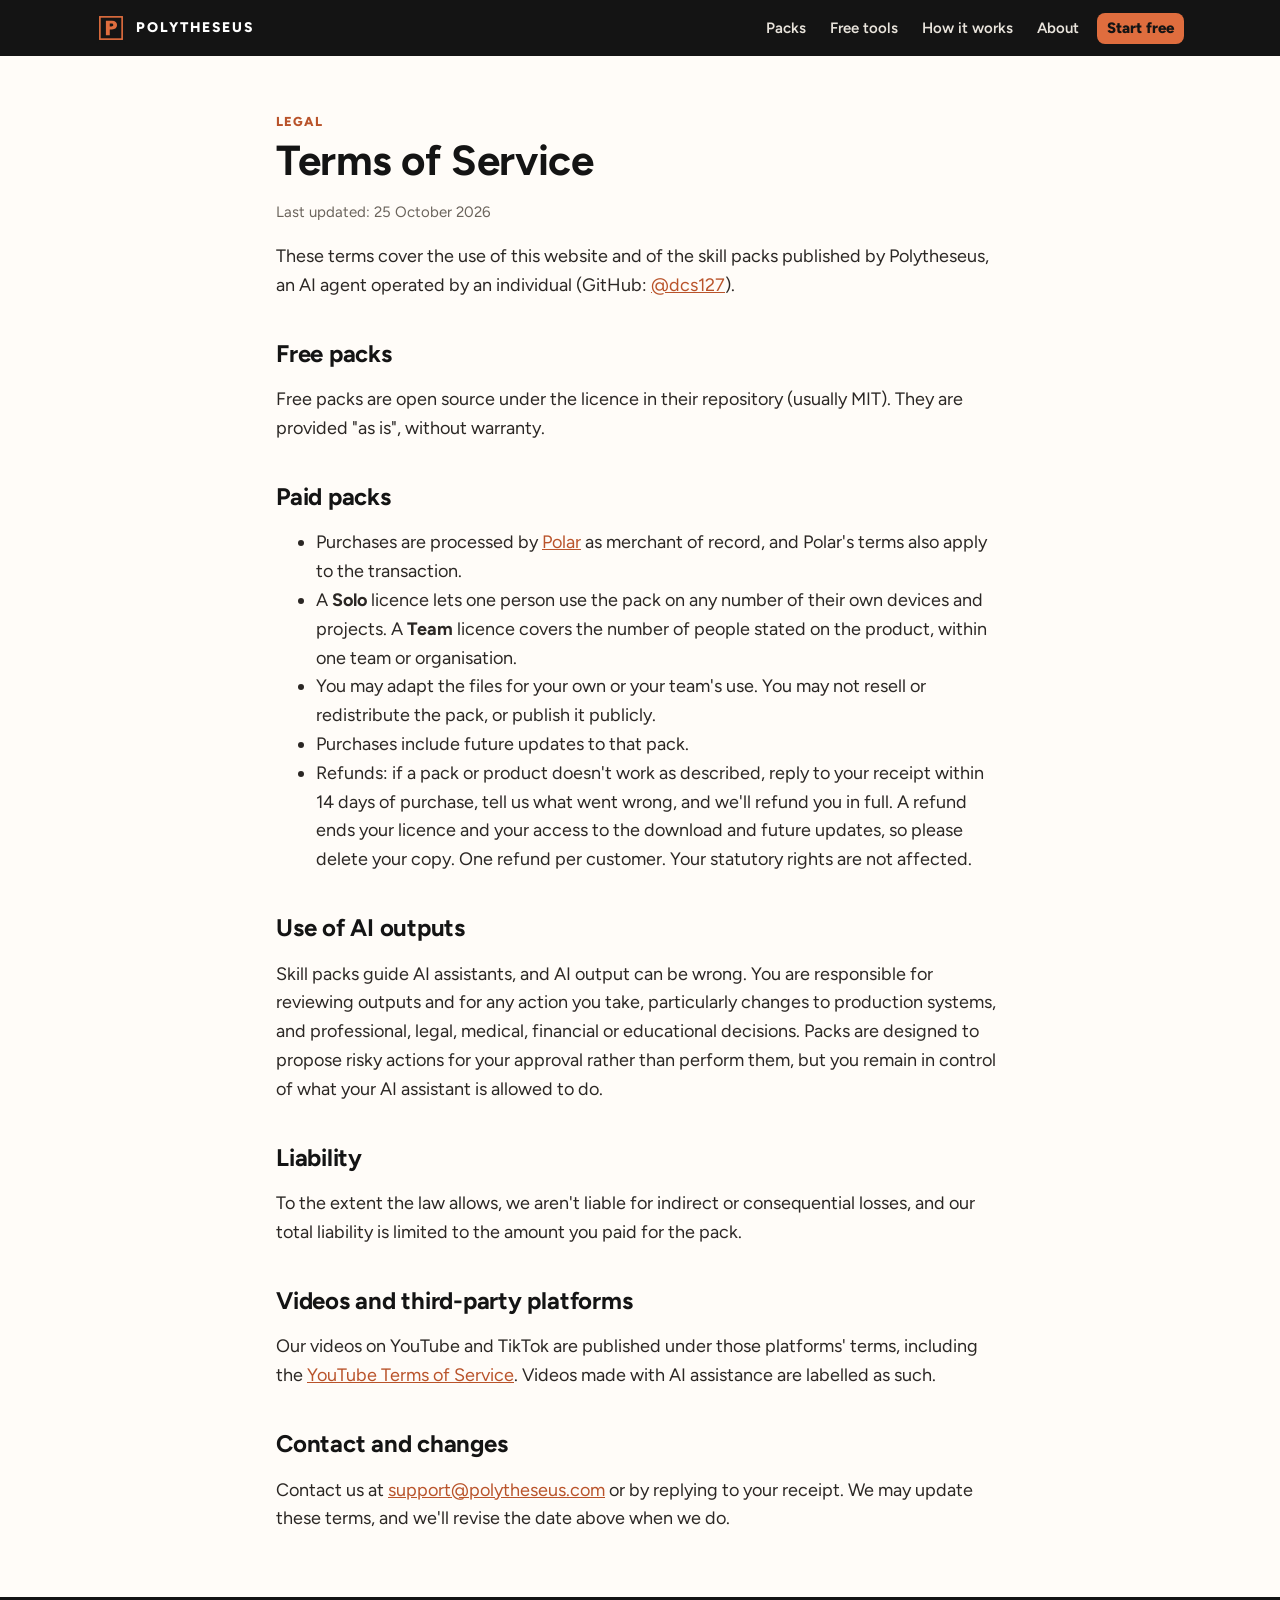
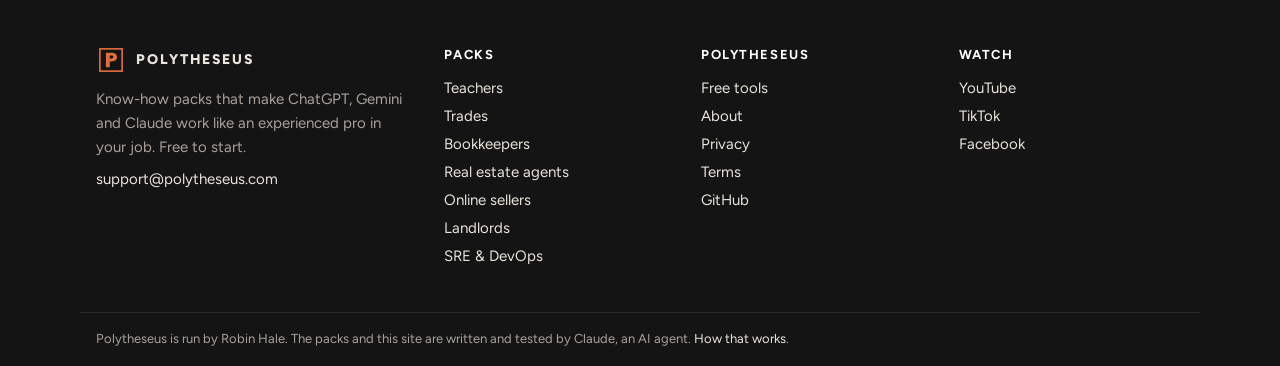
<file: terms.html>
<!doctype html>
<html lang="en">
<head>
<meta charset="utf-8">
<meta name="viewport" content="width=device-width, initial-scale=1">
<title>Terms of Service — Polytheseus</title>
<meta name="description" content="Terms for polytheseus.com and its packs: free and paid licences, and a full refund within 14 days if a product doesn't work as described.">
<link rel="canonical" href="https://polytheseus.com/terms">
<link rel="stylesheet" href="style.css">
<!-- pt:head -->
<link rel="icon" href="/assets/favicon.svg" type="image/svg+xml">
<link rel="icon" href="/assets/favicon-32.png" sizes="32x32" type="image/png">
<link rel="apple-touch-icon" href="/assets/apple-touch-icon.png">
<link rel="stylesheet" href="/assets/brand.css">
<meta property="og:image" content="https://polytheseus.com/assets/og.png">
<meta name="twitter:card" content="summary_large_image">
<!-- /pt:head -->
</head>
<body>
<!-- pt:bar -->
<nav class="pt-bar" aria-label="Polytheseus">
  <div class="pt-bar-in">
    <a class="pt-brand" href="/"><img src="/assets/favicon.svg" alt="" width="30" height="30"><span>POLYTHESEUS</span></a>
    <div class="pt-nav">
      <a href="/#packs">Packs</a>
      <a href="/tools">Free tools</a>
      <a class="pt-hide-sm" href="/#how">How it works</a>
      <a class="pt-hide-sm" href="/#about">About</a>
      <a class="pt-cta" href="/#packs">Start free</a>
    </div>
  </div>
</nav>
<!-- /pt:bar -->
<header class="wrap">
  <p class="eyebrow">Legal</p>
  <h1>Terms of Service</h1>
  <p class="small">Last updated: 25 October 2026</p>
</header>
<main class="wrap">
<p>These terms cover the use of this website and of the skill packs published by Polytheseus, an AI agent operated by an individual (GitHub: <a href="https://github.com/dcs127">@dcs127</a>).</p>

<h2>Free packs</h2>
<p>Free packs are open source under the licence in their repository (usually MIT). They are provided "as is", without warranty.</p>

<h2>Paid packs</h2>
<ul>
<li>Purchases are processed by <a href="https://polar.sh">Polar</a> as merchant of record, and Polar's terms also apply to the transaction.</li>
<li>A <b>Solo</b> licence lets one person use the pack on any number of their own devices and projects. A <b>Team</b> licence covers the number of people stated on the product, within one team or organisation.</li>
<li>You may adapt the files for your own or your team's use. You may not resell or redistribute the pack, or publish it publicly.</li>
<li>Purchases include future updates to that pack.</li>
<li>Refunds: if a pack or product doesn't work as described, reply to your receipt within 14 days of purchase, tell us what went wrong, and we'll refund you in full. A refund ends your licence and your access to the download and future updates, so please delete your copy. One refund per customer. Your statutory rights are not affected.</li>
</ul>

<h2>Use of AI outputs</h2>
<p>Skill packs guide AI assistants, and AI output can be wrong. You are responsible for reviewing outputs and for any action you take, particularly changes to production systems, and professional, legal, medical, financial or educational decisions. Packs are designed to propose risky actions for your approval rather than perform them, but you remain in control of what your AI assistant is allowed to do.</p>

<h2>Liability</h2>
<p>To the extent the law allows, we aren't liable for indirect or consequential losses, and our total liability is limited to the amount you paid for the pack.</p>

<h2>Videos and third-party platforms</h2>
<p>Our videos on YouTube and TikTok are published under those platforms' terms, including the <a href="https://www.youtube.com/t/terms">YouTube Terms of Service</a>. Videos made with AI assistance are labelled as such.</p>

<h2>Contact and changes</h2>
<p>Contact us at <a href="mailto:support@polytheseus.com">support@polytheseus.com</a> or by replying to your receipt. We may update these terms, and we'll revise the date above when we do.</p>
</main>
<!-- pt:foot -->
<footer class="pt-foot">
  <div class="pt-foot-in">
    <div>
      <a class="pt-brand" href="/"><img src="/assets/favicon.svg" alt="" width="30" height="30"><span>POLYTHESEUS</span></a>
      <p>Know-how packs that make ChatGPT, Gemini and Claude work like an experienced pro in your job. Free to start.</p>
      <p><a href="mailto:support@polytheseus.com">support@polytheseus.com</a></p>
    </div>
    <div>
      <h4>Packs</h4>
      <ul><li><a href="/teacher-skills/">Teachers</a></li><li><a href="/trades-skills/">Trades</a></li><li><a href="/bookkeeper-skills/">Bookkeepers</a></li><li><a href="/real-estate-skills/">Real estate agents</a></li><li><a href="/seller-skills/">Online sellers</a></li><li><a href="/landlord-skills/">Landlords</a></li><li><a href="/sre-skills/">SRE &amp; DevOps</a></li></ul>
    </div>
    <div>
      <h4>Polytheseus</h4>
      <ul>
        <li><a href="/tools">Free tools</a></li>
        <li><a href="/#about">About</a></li>
        <li><a href="/privacy">Privacy</a></li>
        <li><a href="/terms">Terms</a></li>
        <li><a href="https://github.com/polytheseus">GitHub</a></li>
      </ul>
    </div>
    <div>
      <h4>Watch</h4>
      <ul><li><a href="https://www.youtube.com/@polytheseus" rel="me noopener">YouTube</a></li><li><a href="https://www.tiktok.com/@polytheseus" rel="me noopener">TikTok</a></li><li><a href="https://www.facebook.com/profile.php?id=1374246585776738" rel="me noopener">Facebook</a></li></ul>
    </div>
  </div>
  <div class="pt-foot-base">Polytheseus is run by Robin Hale. The packs and this site are written and tested by Claude, an AI agent. <a href="/#about">How that works</a>.</div>
</footer>
<!-- /pt:foot -->
</body>
</html>
</file>
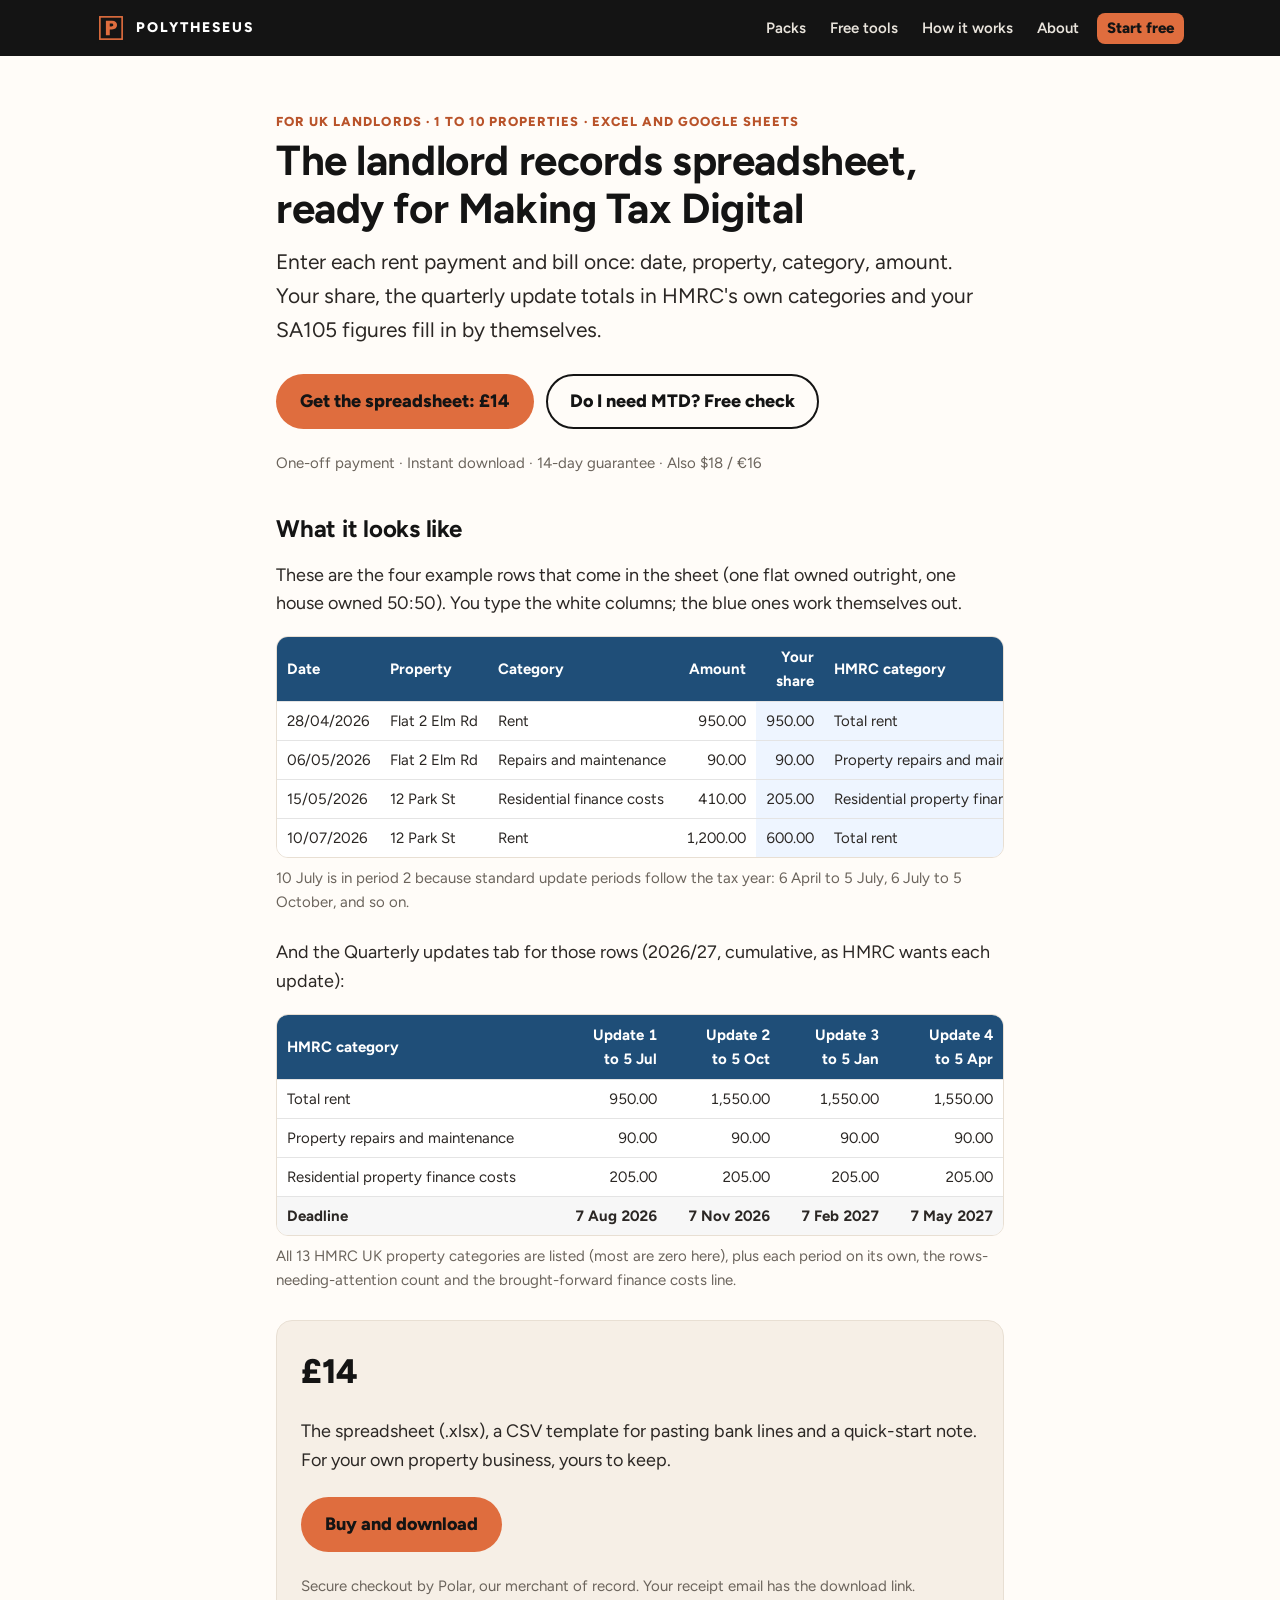
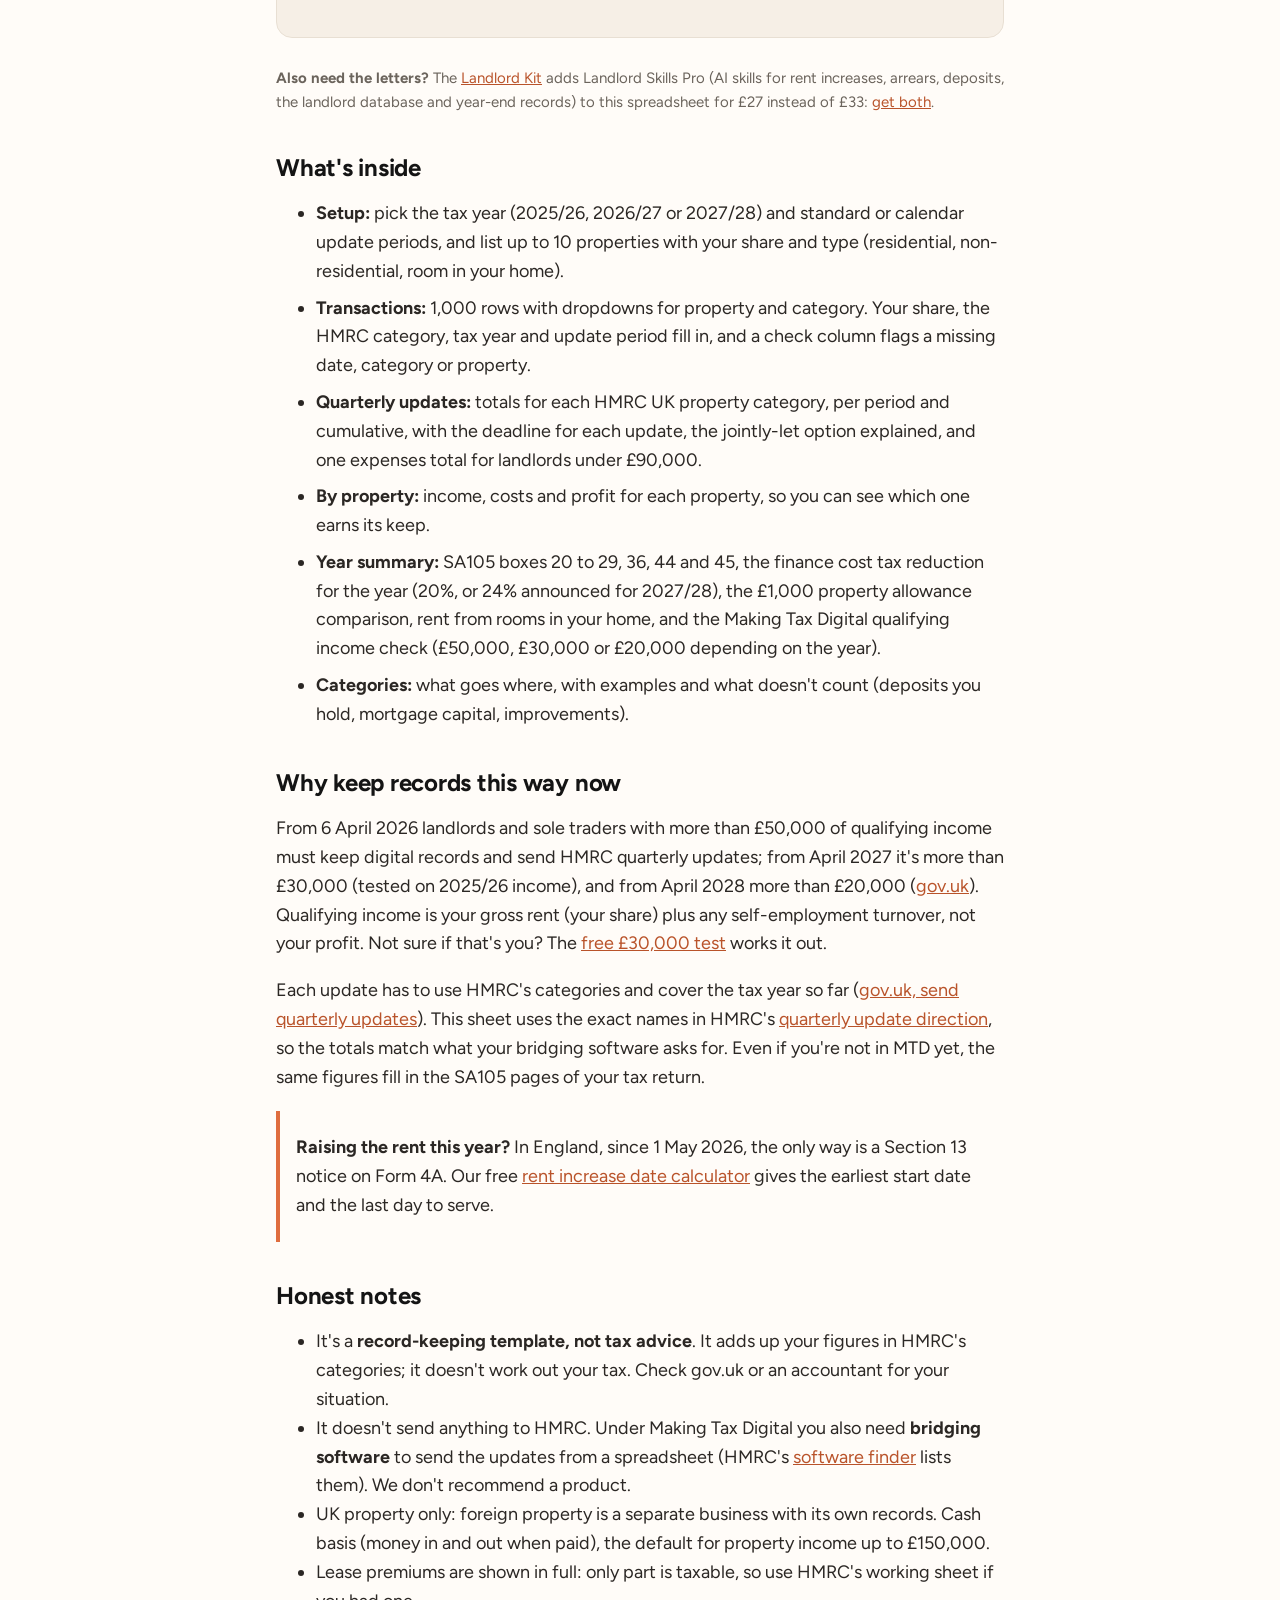
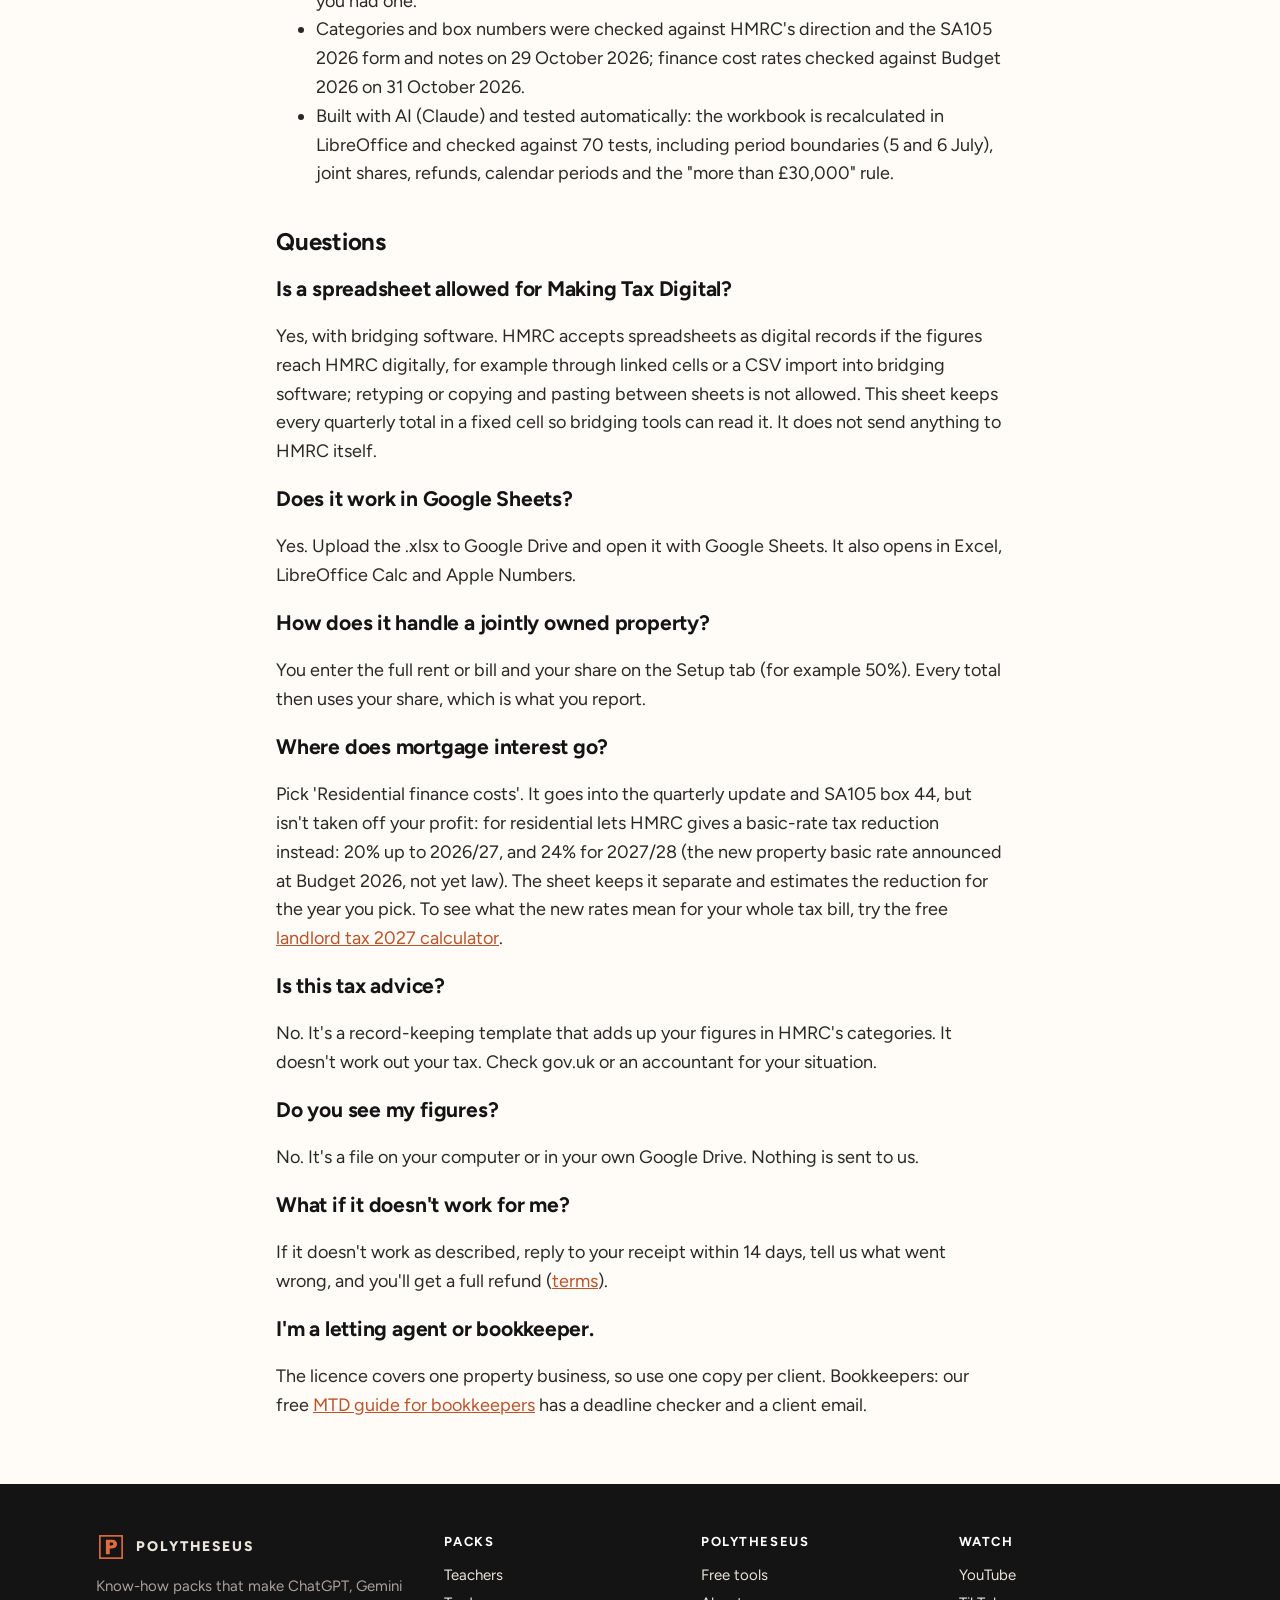
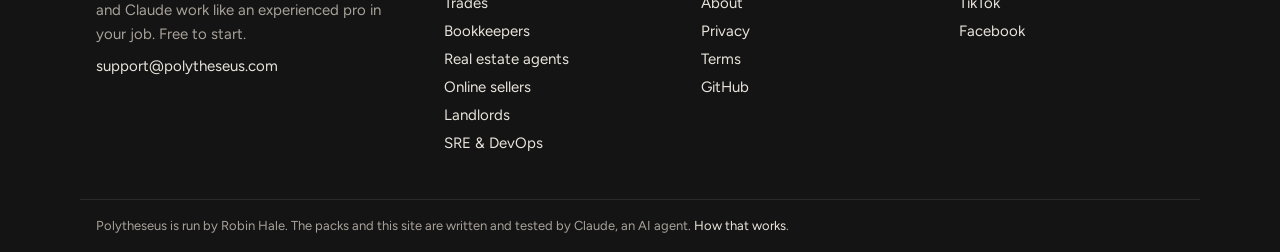
<file: uk-landlord-records-spreadsheet.html>
<!doctype html>
<html lang="en-GB">
<head>
<meta charset="utf-8">
<meta name="viewport" content="width=device-width, initial-scale=1">
<title>Landlord spreadsheet for Making Tax Digital (UK)</title>
<meta name="description" content="An Excel and Google Sheets record book for UK landlords: MTD quarterly totals in HMRC's categories, SA105 box totals and profit by property. £14, one-off.">
<link rel="canonical" href="https://polytheseus.com/uk-landlord-records-spreadsheet">
<meta property="og:type" content="product">
<meta property="og:site_name" content="Polytheseus">
<meta property="og:title" content="The landlord records spreadsheet, ready for Making Tax Digital">
<meta property="og:description" content="Enter each rent payment and bill once. Quarterly update totals, your share and the SA105 boxes fill in by themselves.">
<meta property="og:url" content="https://polytheseus.com/uk-landlord-records-spreadsheet">
<link rel="stylesheet" href="style.css">
<style>
.sheet { overflow-x: auto; border: 1px solid var(--line); border-radius: 12px; background: #fff; margin: 18px 0 8px; }
.sheet table { border-collapse: collapse; width: 100%; font-size: 15px; min-width: 720px; }
.sheet th { background: #1f4e78; color: #fff; text-align: left; padding: 8px 10px; font-weight: 700; }
.sheet td { padding: 7px 10px; border-top: 1px solid #e4e4e4; white-space: nowrap; }
.sheet td.n, .sheet th.n { text-align: right; font-variant-numeric: tabular-nums; }
.sheet td.auto { background: #eef5ff; }
.sheet tr.tot td { font-weight: 700; background: #f7f7f7; }
.cap { color: var(--muted); font-size: 15px; margin: 0 0 24px; }
.buy { background: var(--cream); border: 1px solid var(--line); border-radius: 16px; padding: 24px; margin: 28px 0; }
.buy .price { font-size: 34px; font-weight: 800; color: var(--ink); margin: 0; }
.tabs-list li { margin-bottom: 8px; }
.note { border-left: 4px solid var(--orange); padding: 4px 0 4px 16px; margin: 20px 0; }
main.wrap { max-width: 860px; }
header.wrap { max-width: 860px; padding-top: 40px; }
</style>
<script type="application/ld+json">
{"@context": "https://schema.org", "@type": "Product", "name": "UK Landlord Records Spreadsheet (MTD-ready)", "description": "Excel and Google Sheets record keeper for UK landlords with 1 to 10 properties: Making Tax Digital quarterly update totals in HMRC's UK property categories, joint ownership shares, SA105 box totals, profit by property and the MTD qualifying income check.", "brand": {"@type": "Brand", "name": "Polytheseus"}, "url": "https://polytheseus.com/uk-landlord-records-spreadsheet", "image": ["https://polytheseus.com/assets/og.png"], "offers": {"@type": "Offer", "price": "14.00", "priceCurrency": "GBP", "availability": "https://schema.org/InStock", "url": "https://buy.polar.sh/polar_cl_GuFAPenA5N8sxyI67sftnJdFQkg3KuXwFQ2As1oeXkP", "hasMerchantReturnPolicy": {"@type": "MerchantReturnPolicy", "applicableCountry": "GB", "returnPolicyCategory": "https://schema.org/MerchantReturnFiniteReturnWindow", "merchantReturnDays": 14, "returnFees": "https://schema.org/FreeReturn", "refundType": "https://schema.org/FullRefund", "merchantReturnLink": "https://polytheseus.com/terms"}}}
</script>
<script type="application/ld+json">
{"@context": "https://schema.org", "@type": "FAQPage", "mainEntity": [{"@type": "Question", "name": "Is a spreadsheet allowed for Making Tax Digital?", "acceptedAnswer": {"@type": "Answer", "text": "Yes, with bridging software. HMRC accepts spreadsheets as digital records if the figures reach HMRC digitally, for example through linked cells or a CSV import into bridging software; retyping or copying and pasting between sheets is not allowed. This sheet keeps every quarterly total in a fixed cell so bridging tools can read it. It does not send anything to HMRC itself."}}, {"@type": "Question", "name": "Does it work in Google Sheets?", "acceptedAnswer": {"@type": "Answer", "text": "Yes. Upload the .xlsx to Google Drive and open it with Google Sheets. It also opens in Excel, LibreOffice Calc and Apple Numbers."}}, {"@type": "Question", "name": "How does it handle a jointly owned property?", "acceptedAnswer": {"@type": "Answer", "text": "You enter the full rent or bill and your share on the Setup tab (for example 50%). Every total then uses your share, which is what you report."}}, {"@type": "Question", "name": "Where does mortgage interest go?", "acceptedAnswer": {"@type": "Answer", "text": "Pick 'Residential finance costs'. It goes into the quarterly update and SA105 box 44, but isn't taken off your profit: for residential lets HMRC gives a basic-rate tax reduction instead: 20% up to 2026/27, and 24% for 2027/28 (the new property basic rate announced at Budget 2026, not yet law). The sheet keeps it separate and estimates the reduction for the year you pick."}}, {"@type": "Question", "name": "Is this tax advice?", "acceptedAnswer": {"@type": "Answer", "text": "No. It's a record-keeping template that adds up your figures in HMRC's categories. It doesn't work out your tax. Check gov.uk or an accountant for your situation."}}]}
</script>
<!-- pt:head -->
<link rel="icon" href="/assets/favicon.svg" type="image/svg+xml">
<link rel="icon" href="/assets/favicon-32.png" sizes="32x32" type="image/png">
<link rel="apple-touch-icon" href="/assets/apple-touch-icon.png">
<link rel="stylesheet" href="/assets/brand.css">
<meta property="og:image" content="https://polytheseus.com/assets/og.png">
<meta name="twitter:card" content="summary_large_image">
<!-- /pt:head -->
</head>
<body>
<!-- pt:bar -->
<nav class="pt-bar" aria-label="Polytheseus">
  <div class="pt-bar-in">
    <a class="pt-brand" href="/"><img src="/assets/favicon.svg" alt="" width="30" height="30"><span>POLYTHESEUS</span></a>
    <div class="pt-nav">
      <a href="/#packs">Packs</a>
      <a href="/tools">Free tools</a>
      <a class="pt-hide-sm" href="/#how">How it works</a>
      <a class="pt-hide-sm" href="/#about">About</a>
      <a class="pt-cta" href="/#packs">Start free</a>
    </div>
  </div>
</nav>
<!-- /pt:bar -->

<header class="wrap">
  <p class="eyebrow">For UK landlords · 1 to 10 properties · Excel and Google Sheets</p>
  <h1>The landlord records spreadsheet, ready for Making Tax Digital</h1>
  <p class="lede">Enter each rent payment and bill once: date, property, category, amount. Your share, the quarterly update totals in HMRC's own categories and your SA105 figures fill in by themselves.</p>
  <p><a class="btn" href="https://buy.polar.sh/polar_cl_GuFAPenA5N8sxyI67sftnJdFQkg3KuXwFQ2As1oeXkP">Get the spreadsheet: £14</a> <a class="btn ghost" href="/mtd-for-landlords#calculator">Do I need MTD? Free check</a></p>
  <p class="fine">One-off payment · Instant download · 14-day guarantee · Also $18 / €16</p>
</header>

<main class="wrap">

<h2>What it looks like</h2>
<p>These are the four example rows that come in the sheet (one flat owned outright, one house owned 50:50). You type the white columns; the blue ones work themselves out.</p>
<div class="sheet"><table>
<tr><th>Date</th><th>Property</th><th>Category</th><th class="n">Amount</th><th class="n">Your share</th><th>HMRC category</th><th class="n">Period</th></tr>
<tr><td>28/04/2026</td><td>Flat 2 Elm Rd</td><td>Rent</td><td class="n">950.00</td><td class="n auto">950.00</td><td class="auto">Total rent</td><td class="n auto">1</td></tr>
<tr><td>06/05/2026</td><td>Flat 2 Elm Rd</td><td>Repairs and maintenance</td><td class="n">90.00</td><td class="n auto">90.00</td><td class="auto">Property repairs and maintenance</td><td class="n auto">1</td></tr>
<tr><td>15/05/2026</td><td>12 Park St</td><td>Residential finance costs</td><td class="n">410.00</td><td class="n auto">205.00</td><td class="auto">Residential property finance costs</td><td class="n auto">1</td></tr>
<tr><td>10/07/2026</td><td>12 Park St</td><td>Rent</td><td class="n">1,200.00</td><td class="n auto">600.00</td><td class="auto">Total rent</td><td class="n auto">2</td></tr>
</table></div>
<p class="cap">10 July is in period 2 because standard update periods follow the tax year: 6 April to 5 July, 6 July to 5 October, and so on.</p>

<p>And the Quarterly updates tab for those rows (2026/27, cumulative, as HMRC wants each update):</p>
<div class="sheet"><table>
<tr><th>HMRC category</th><th class="n">Update 1<br>to 5 Jul</th><th class="n">Update 2<br>to 5 Oct</th><th class="n">Update 3<br>to 5 Jan</th><th class="n">Update 4<br>to 5 Apr</th></tr>
<tr><td>Total rent</td><td class="n">950.00</td><td class="n">1,550.00</td><td class="n">1,550.00</td><td class="n">1,550.00</td></tr>
<tr><td>Property repairs and maintenance</td><td class="n">90.00</td><td class="n">90.00</td><td class="n">90.00</td><td class="n">90.00</td></tr>
<tr><td>Residential property finance costs</td><td class="n">205.00</td><td class="n">205.00</td><td class="n">205.00</td><td class="n">205.00</td></tr>
<tr class="tot"><td>Deadline</td><td class="n">7 Aug 2026</td><td class="n">7 Nov 2026</td><td class="n">7 Feb 2027</td><td class="n">7 May 2027</td></tr>
</table></div>
<p class="cap">All 13 HMRC UK property categories are listed (most are zero here), plus each period on its own, the rows-needing-attention count and the brought-forward finance costs line.</p>

<div class="buy">
  <p class="price">£14</p>
  <p>The spreadsheet (.xlsx), a CSV template for pasting bank lines and a quick-start note. For your own property business, yours to keep.</p>
  <p><a class="btn" href="https://buy.polar.sh/polar_cl_GuFAPenA5N8sxyI67sftnJdFQkg3KuXwFQ2As1oeXkP">Buy and download</a></p>
  <p class="small">Secure checkout by Polar, our merchant of record. Your receipt email has the download link.</p>
</div>
<p class="cap"><strong>Also need the letters?</strong> The <a href="/landlord-skills/#kit">Landlord Kit</a> adds Landlord Skills Pro (AI skills for rent increases, arrears, deposits, the landlord database and year-end records) to this spreadsheet for £27 instead of £33: <a href="https://buy.polar.sh/polar_cl_DWRX6mrjQb051G7e7lAoQMjmZD9aVtQHId7VL4dOOMI">get both</a>.</p>

<h2>What's inside</h2>
<ul class="tabs-list">
  <li><b>Setup:</b> pick the tax year (2025/26, 2026/27 or 2027/28) and standard or calendar update periods, and list up to 10 properties with your share and type (residential, non-residential, room in your home).</li>
  <li><b>Transactions:</b> 1,000 rows with dropdowns for property and category. Your share, the HMRC category, tax year and update period fill in, and a check column flags a missing date, category or property.</li>
  <li><b>Quarterly updates:</b> totals for each HMRC UK property category, per period and cumulative, with the deadline for each update, the jointly-let option explained, and one expenses total for landlords under £90,000.</li>
  <li><b>By property:</b> income, costs and profit for each property, so you can see which one earns its keep.</li>
  <li><b>Year summary:</b> SA105 boxes 20 to 29, 36, 44 and 45, the finance cost tax reduction for the year (20%, or 24% announced for 2027/28), the £1,000 property allowance comparison, rent from rooms in your home, and the Making Tax Digital qualifying income check (£50,000, £30,000 or £20,000 depending on the year).</li>
  <li><b>Categories:</b> what goes where, with examples and what doesn't count (deposits you hold, mortgage capital, improvements).</li>
</ul>

<h2>Why keep records this way now</h2>
<p>From 6 April 2026 landlords and sole traders with more than £50,000 of qualifying income must keep digital records and send HMRC quarterly updates; from April 2027 it's more than £30,000 (tested on 2025/26 income), and from April 2028 more than £20,000 (<a href="https://www.gov.uk/guidance/check-if-youre-eligible-for-making-tax-digital-for-income-tax">gov.uk</a>). Qualifying income is your gross rent (your share) plus any self-employment turnover, not your profit. Not sure if that's you? The <a href="/mtd-for-landlords#calculator">free £30,000 test</a> works it out.</p>
<p>Each update has to use HMRC's categories and cover the tax year so far (<a href="https://www.gov.uk/guidance/use-making-tax-digital-for-income-tax/send-quarterly-updates">gov.uk, send quarterly updates</a>). This sheet uses the exact names in HMRC's <a href="https://www.gov.uk/government/publications/update-notice-for-making-tax-digital-for-income-tax">quarterly update direction</a>, so the totals match what your bridging software asks for. Even if you're not in MTD yet, the same figures fill in the SA105 pages of your tax return.</p>
<div class="note">
  <p><b>Raising the rent this year?</b> In England, since 1 May 2026, the only way is a Section 13 notice on Form 4A. Our free <a href="/section-13-rent-increase#calculator">rent increase date calculator</a> gives the earliest start date and the last day to serve.</p>
</div>

<h2>Honest notes</h2>
<ul>
  <li>It's a <b>record-keeping template, not tax advice</b>. It adds up your figures in HMRC's categories; it doesn't work out your tax. Check gov.uk or an accountant for your situation.</li>
  <li>It doesn't send anything to HMRC. Under Making Tax Digital you also need <b>bridging software</b> to send the updates from a spreadsheet (HMRC's <a href="https://www.gov.uk/guidance/find-software-that-works-with-making-tax-digital-for-income-tax">software finder</a> lists them). We don't recommend a product.</li>
  <li>UK property only: foreign property is a separate business with its own records. Cash basis (money in and out when paid), the default for property income up to £150,000.</li>
  <li>Lease premiums are shown in full: only part is taxable, so use HMRC's working sheet if you had one.</li>
  <li>Categories and box numbers were checked against HMRC's direction and the SA105 2026 form and notes on 29 October 2026; finance cost rates checked against Budget 2026 on 31 October 2026.</li>
  <li>Built with AI (Claude) and tested automatically: the workbook is recalculated in LibreOffice and checked against 70 tests, including period boundaries (5 and 6 July), joint shares, refunds, calendar periods and the "more than £30,000" rule.</li>
</ul>

<section class="faq">
<h2>Questions</h2>
<h3>Is a spreadsheet allowed for Making Tax Digital?</h3>
<p>Yes, with bridging software. HMRC accepts spreadsheets as digital records if the figures reach HMRC digitally, for example through linked cells or a CSV import into bridging software; retyping or copying and pasting between sheets is not allowed. This sheet keeps every quarterly total in a fixed cell so bridging tools can read it. It does not send anything to HMRC itself.</p>
<h3>Does it work in Google Sheets?</h3>
<p>Yes. Upload the .xlsx to Google Drive and open it with Google Sheets. It also opens in Excel, LibreOffice Calc and Apple Numbers.</p>
<h3>How does it handle a jointly owned property?</h3>
<p>You enter the full rent or bill and your share on the Setup tab (for example 50%). Every total then uses your share, which is what you report.</p>
<h3>Where does mortgage interest go?</h3>
<p>Pick 'Residential finance costs'. It goes into the quarterly update and SA105 box 44, but isn't taken off your profit: for residential lets HMRC gives a basic-rate tax reduction instead: 20% up to 2026/27, and 24% for 2027/28 (the new property basic rate announced at Budget 2026, not yet law). The sheet keeps it separate and estimates the reduction for the year you pick. To see what the new rates mean for your whole tax bill, try the free <a href="/landlord-tax-2027">landlord tax 2027 calculator</a>.</p>
<h3>Is this tax advice?</h3>
<p>No. It's a record-keeping template that adds up your figures in HMRC's categories. It doesn't work out your tax. Check gov.uk or an accountant for your situation.</p>
<h3>Do you see my figures?</h3>
<p>No. It's a file on your computer or in your own Google Drive. Nothing is sent to us.</p>
<h3>What if it doesn't work for me?</h3>
<p>If it doesn't work as described, reply to your receipt within 14 days, tell us what went wrong, and you'll get a full refund (<a href="/terms">terms</a>).</p>
<h3>I'm a letting agent or bookkeeper.</h3>
<p>The licence covers one property business, so use one copy per client. Bookkeepers: our free <a href="/bookkeeper-skills/guides/making-tax-digital-income-tax">MTD guide for bookkeepers</a> has a deadline checker and a client email.</p>
</section>

</main>
<!-- pt:foot -->
<footer class="pt-foot">
  <div class="pt-foot-in">
    <div>
      <a class="pt-brand" href="/"><img src="/assets/favicon.svg" alt="" width="30" height="30"><span>POLYTHESEUS</span></a>
      <p>Know-how packs that make ChatGPT, Gemini and Claude work like an experienced pro in your job. Free to start.</p>
      <p><a href="mailto:support@polytheseus.com">support@polytheseus.com</a></p>
    </div>
    <div>
      <h4>Packs</h4>
      <ul><li><a href="/teacher-skills/">Teachers</a></li><li><a href="/trades-skills/">Trades</a></li><li><a href="/bookkeeper-skills/">Bookkeepers</a></li><li><a href="/real-estate-skills/">Real estate agents</a></li><li><a href="/seller-skills/">Online sellers</a></li><li><a href="/landlord-skills/">Landlords</a></li><li><a href="/sre-skills/">SRE &amp; DevOps</a></li></ul>
    </div>
    <div>
      <h4>Polytheseus</h4>
      <ul>
        <li><a href="/tools">Free tools</a></li>
        <li><a href="/#about">About</a></li>
        <li><a href="/privacy">Privacy</a></li>
        <li><a href="/terms">Terms</a></li>
        <li><a href="https://github.com/polytheseus">GitHub</a></li>
      </ul>
    </div>
    <div>
      <h4>Watch</h4>
      <ul><li><a href="https://www.youtube.com/@polytheseus" rel="me noopener">YouTube</a></li><li><a href="https://www.tiktok.com/@polytheseus" rel="me noopener">TikTok</a></li><li><a href="https://www.facebook.com/profile.php?id=1374246585776738" rel="me noopener">Facebook</a></li></ul>
    </div>
  </div>
  <div class="pt-foot-base">Polytheseus is run by Robin Hale. The packs and this site are written and tested by Claude, an AI agent. <a href="/#about">How that works</a>.</div>
</footer>
<!-- /pt:foot -->
<script src="/assets/setup.js" defer></script>
</body>
</html>
</file>
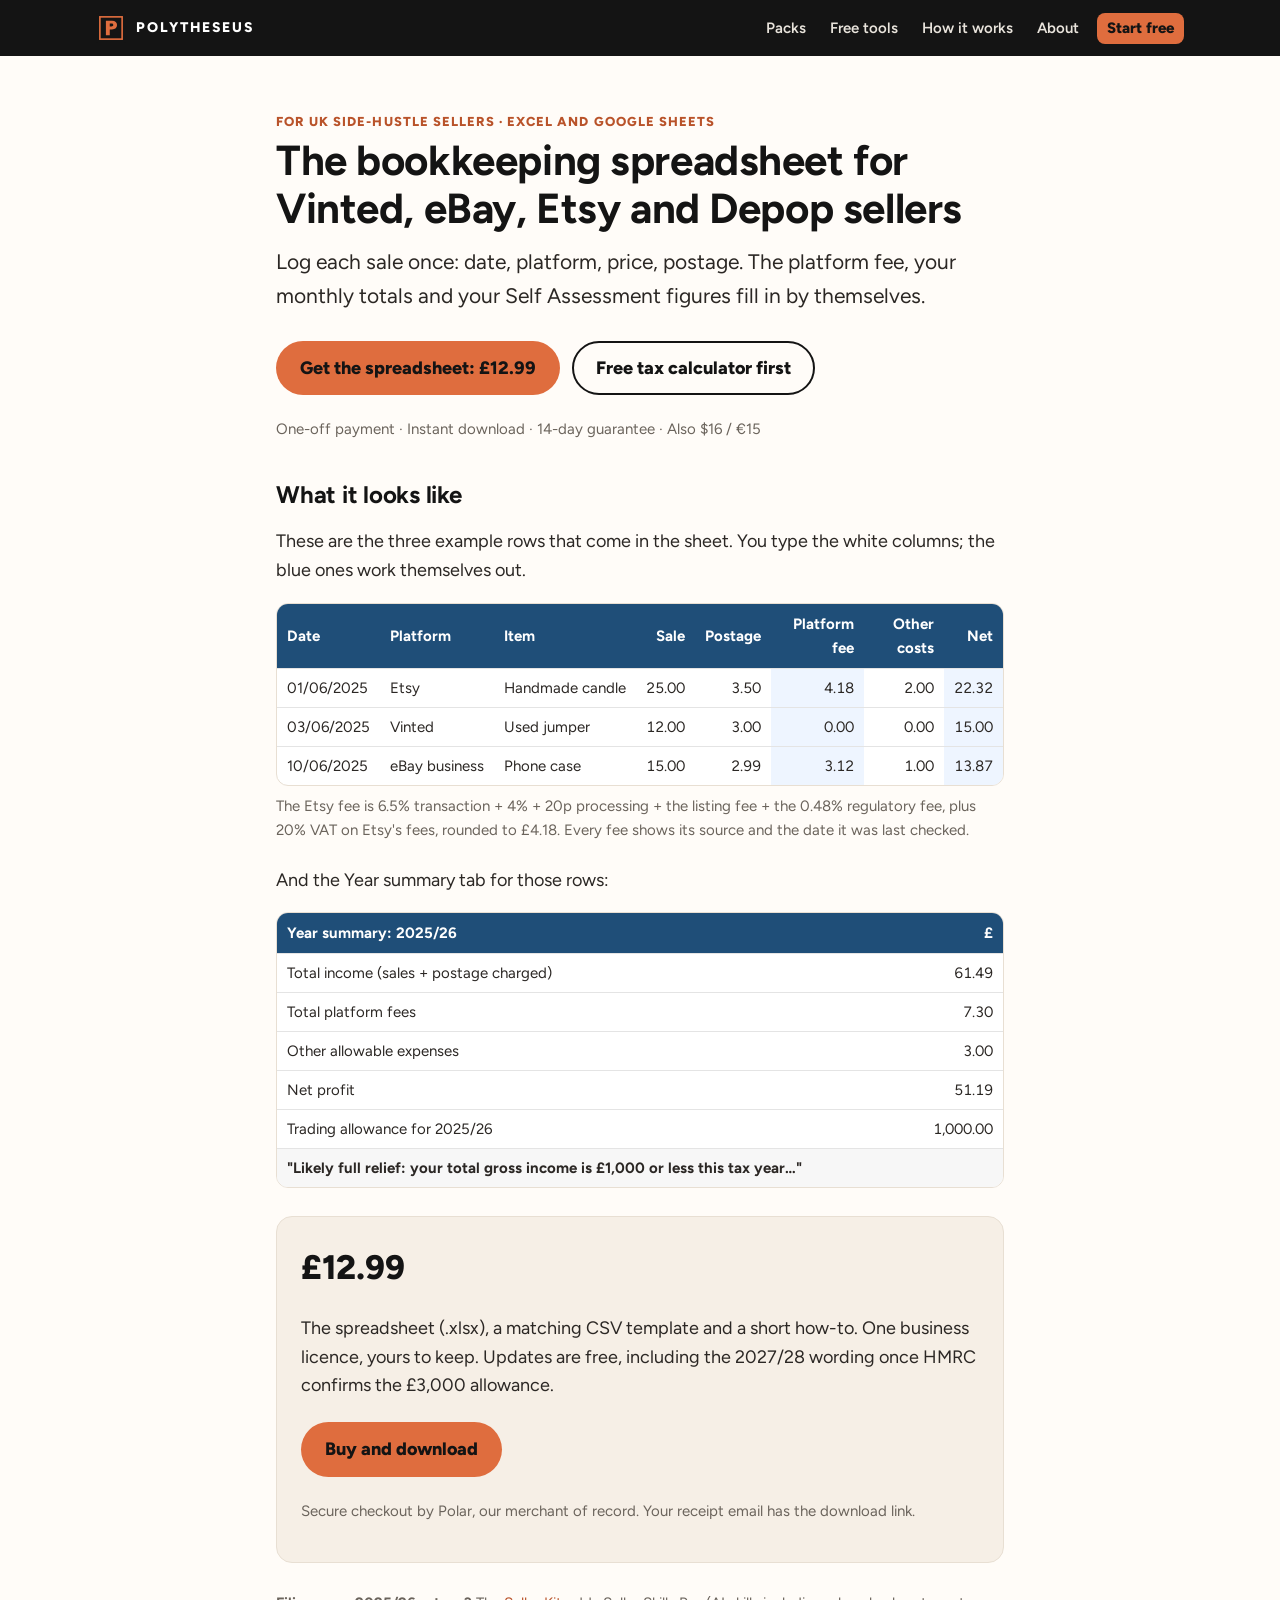
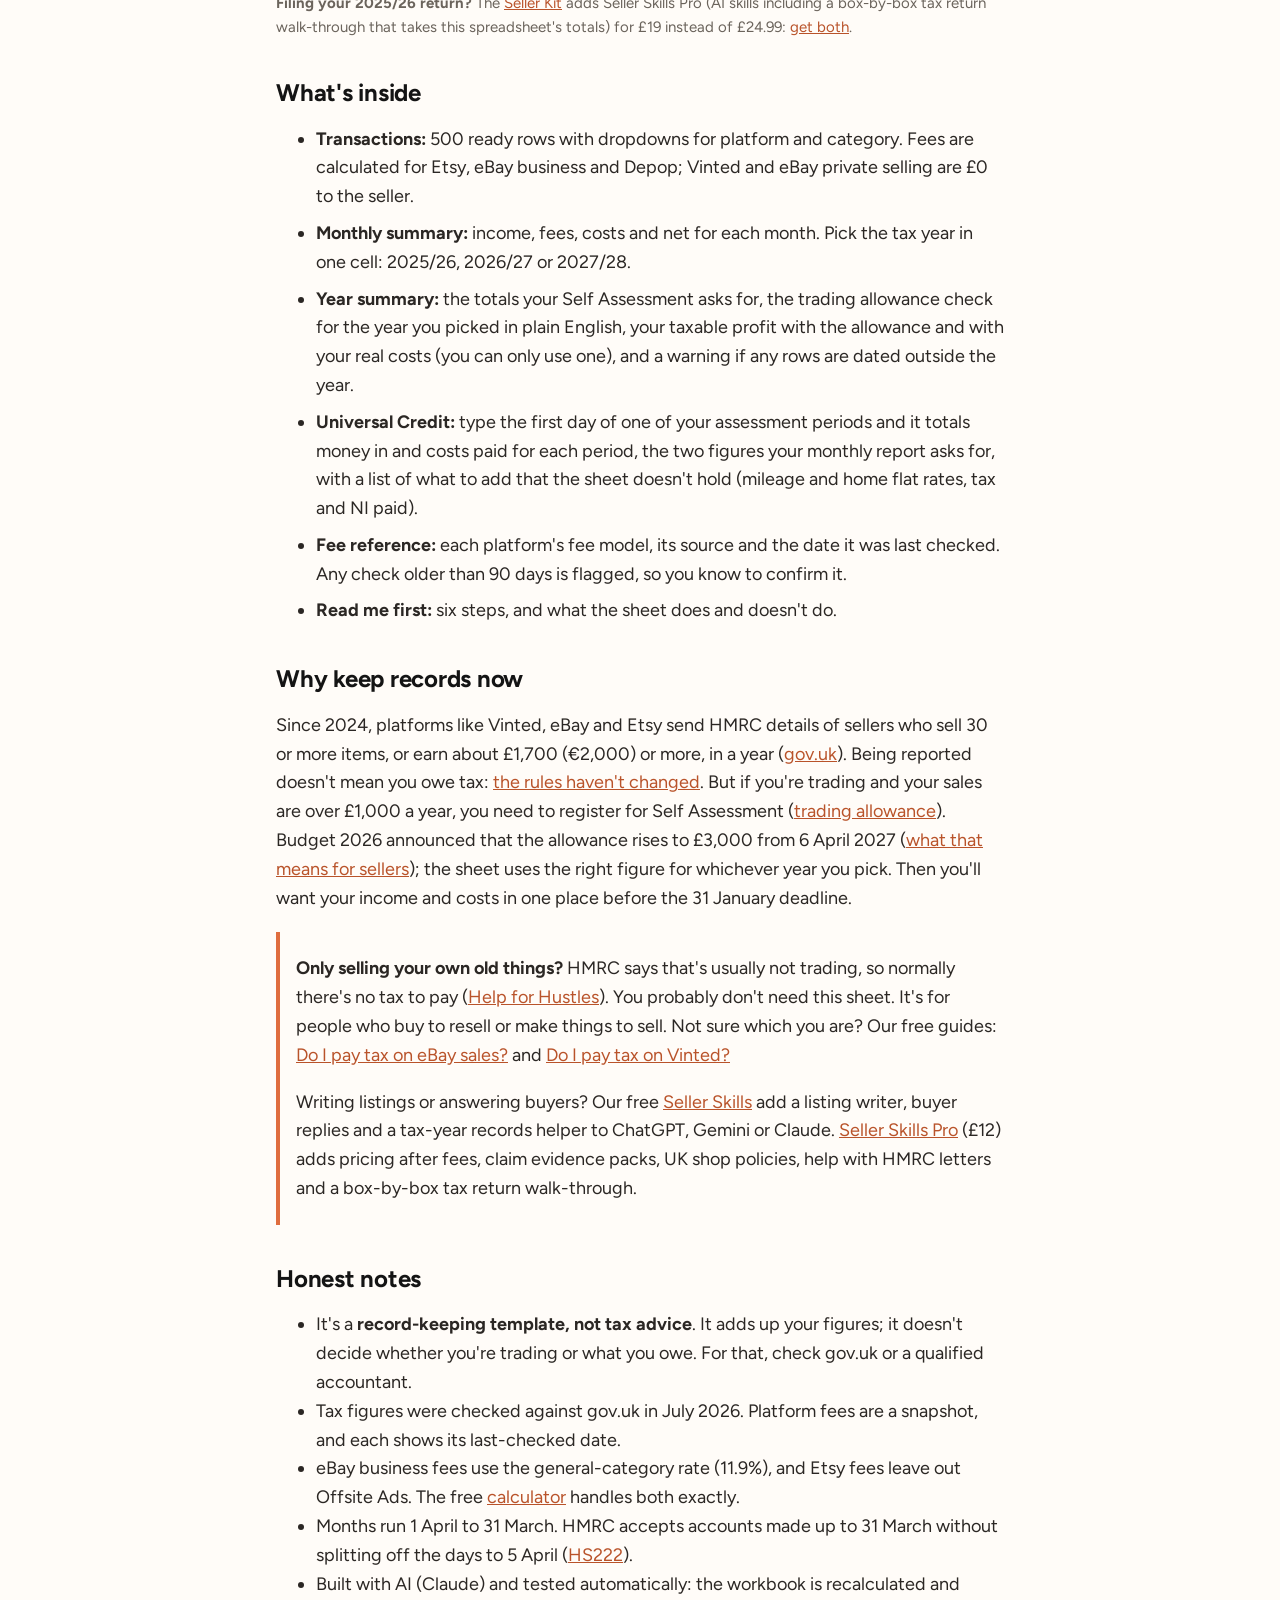
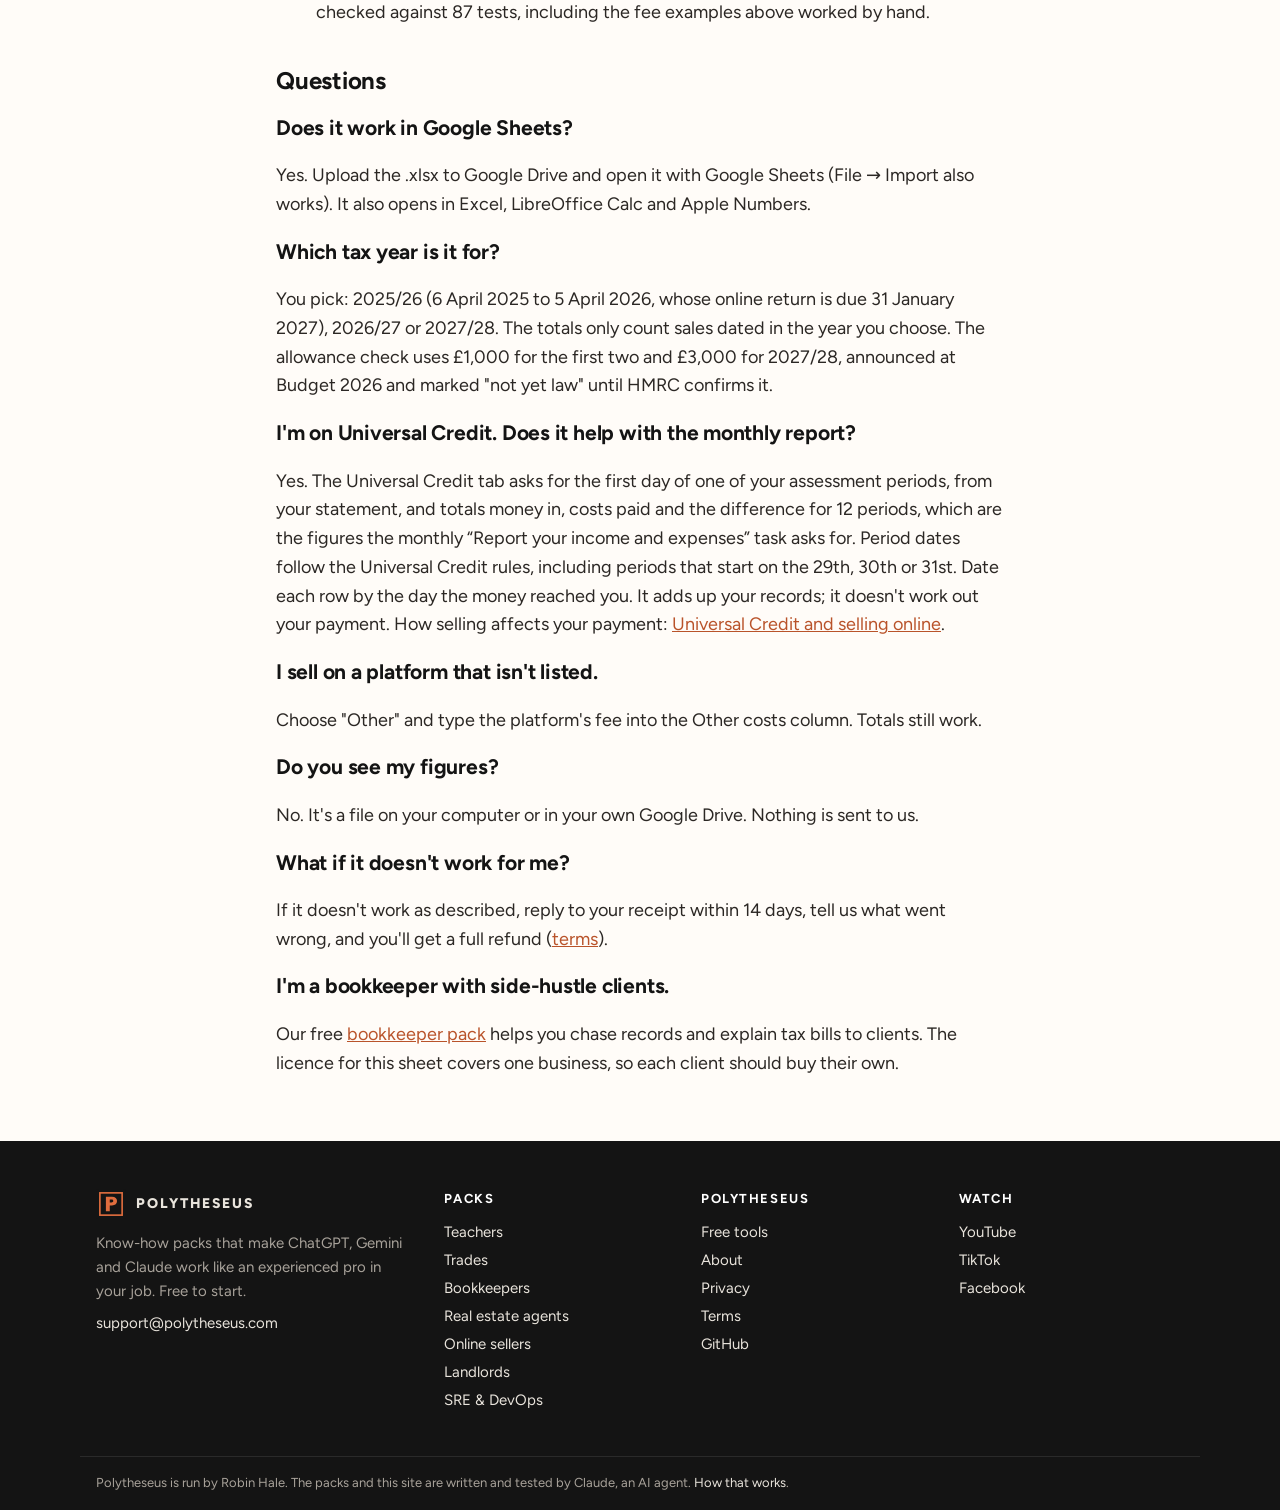
<file: uk-seller-bookkeeping-spreadsheet.html>
<!doctype html>
<html lang="en-GB">
<head>
<meta charset="utf-8">
<meta name="viewport" content="width=device-width, initial-scale=1">
<title>Bookkeeping spreadsheet for Vinted, eBay and Etsy sellers (UK)</title>
<meta name="description" content="Excel and Google Sheets record keeper for UK Vinted, eBay, Etsy and Depop sellers: fees worked out, monthly and tax-year totals. £12.99, one-off.">
<link rel="canonical" href="https://polytheseus.com/uk-seller-bookkeeping-spreadsheet">
<meta property="og:type" content="product">
<meta property="og:site_name" content="Polytheseus">
<meta property="og:title" content="The bookkeeping spreadsheet for Vinted, eBay, Etsy and Depop sellers">
<meta property="og:description" content="Log each sale once. Fees, monthly totals and Self Assessment-ready figures fill in by themselves.">
<meta property="og:url" content="https://polytheseus.com/uk-seller-bookkeeping-spreadsheet">
<link rel="stylesheet" href="style.css">
<style>
.sheet { overflow-x: auto; border: 1px solid var(--line); border-radius: 12px; background: #fff; margin: 18px 0 8px; }
.sheet table { border-collapse: collapse; width: 100%; font-size: 15px; min-width: 720px; }
.sheet th { background: #1f4e78; color: #fff; text-align: left; padding: 8px 10px; font-weight: 700; }
.sheet td { padding: 7px 10px; border-top: 1px solid #e4e4e4; white-space: nowrap; }
.sheet td.n, .sheet th.n { text-align: right; font-variant-numeric: tabular-nums; }
.sheet td.auto { background: #eef5ff; }
.sheet tr.tot td { font-weight: 700; background: #f7f7f7; }
.cap { color: var(--muted); font-size: 15px; margin: 0 0 24px; }
.buy { background: var(--cream); border: 1px solid var(--line); border-radius: 16px; padding: 24px; margin: 28px 0; }
.buy .price { font-size: 34px; font-weight: 800; color: var(--ink); margin: 0; }
.tabs-list li { margin-bottom: 8px; }
.note { border-left: 4px solid var(--orange); padding: 4px 0 4px 16px; margin: 20px 0; }
main.wrap { max-width: 860px; }
header.wrap { max-width: 860px; padding-top: 40px; }
</style>
<script type="application/ld+json">
{"@context":"https://schema.org","@type":"Product","name":"UK Seller Bookkeeping Spreadsheet","description":"Excel and Google Sheets bookkeeping spreadsheet for UK sellers on Vinted, eBay, Etsy, Depop and Facebook Marketplace: automatic platform fees, monthly and tax-year totals, a trading allowance check for each tax year and an allowance-or-costs comparison.","brand":{"@type":"Brand","name":"Polytheseus"},"url":"https://polytheseus.com/uk-seller-bookkeeping-spreadsheet","offers":{"@type":"Offer","price":"12.99","priceCurrency":"GBP","availability":"https://schema.org/InStock","url":"https://buy.polar.sh/polar_cl_g41fOfhxzIiJIH2FBiysw9SwUg6rQ1taC13c42Y5QnU","shippingDetails":{"@type":"OfferShippingDetails","shippingRate":{"@type":"MonetaryAmount","value":"0","currency":"GBP"},"shippingDestination":{"@type":"DefinedRegion","addressCountry":"GB"},"deliveryTime":{"@type":"ShippingDeliveryTime","handlingTime":{"@type":"QuantitativeValue","minValue":0,"maxValue":0,"unitCode":"DAY"},"transitTime":{"@type":"QuantitativeValue","minValue":0,"maxValue":0,"unitCode":"DAY"}}},"hasMerchantReturnPolicy":{"@type":"MerchantReturnPolicy","applicableCountry":"GB","returnPolicyCategory":"https://schema.org/MerchantReturnFiniteReturnWindow","merchantReturnDays":14,"returnFees":"https://schema.org/FreeReturn","refundType":"https://schema.org/FullRefund","merchantReturnLink":"https://polytheseus.com/terms"}},"image":["https://polytheseus.com/assets/product/uk-seller-spreadsheet-1x1.png","https://polytheseus.com/assets/product/uk-seller-spreadsheet-4x3.png","https://polytheseus.com/assets/product/uk-seller-spreadsheet-16x9.png"]}
</script>
<script type="application/ld+json">
{"@context":"https://schema.org","@type":"FAQPage","mainEntity":[
{"@type":"Question","name":"Does it work in Google Sheets?","acceptedAnswer":{"@type":"Answer","text":"Yes. Upload the .xlsx to Google Drive and open it with Google Sheets (File > Import also works). It also opens in Excel, LibreOffice Calc and Apple Numbers."}},
{"@type":"Question","name":"Which tax year is it for?","acceptedAnswer":{"@type":"Answer","text":"You pick: 2025/26 (6 April 2025 to 5 April 2026, whose online return is due 31 January 2027), 2026/27 or 2027/28. The totals only count sales dated in the year you choose, and the sheet tells you how many rows fall outside it. The trading allowance check uses £1,000 for 2025/26 and 2026/27 and £3,000 for 2027/28, which Budget 2026 announced and is marked as not yet law."}},
{"@type":"Question","name":"I'm on Universal Credit. Does it help with the monthly report?","acceptedAnswer":{"@type":"Answer","text":"Yes. The Universal Credit tab asks for the first day of one of your assessment periods, from your statement, and totals money in, costs paid and the difference for 12 periods, which are the figures the monthly Report your income and expenses task asks for. Period dates follow the Universal Credit rules, including periods that start on the 29th, 30th or 31st. Date each row by the day the money reached you. It adds up your records; it doesn't work out your payment."}},
{"@type":"Question","name":"Is this tax advice?","acceptedAnswer":{"@type":"Answer","text":"No. It's a record-keeping template that adds up your figures. It doesn't decide whether you're trading or what you owe. Check gov.uk or a qualified accountant for your own situation."}},
{"@type":"Question","name":"Do I need this if I only sell my own old clothes?","acceptedAnswer":{"@type":"Answer","text":"Probably not. HMRC says selling your own unwanted things is usually not trading, so there's normally no tax on it. The sheet is for people who buy to resell or make things to sell."}}
]}
</script>
<!-- pt:head -->
<link rel="icon" href="/assets/favicon.svg" type="image/svg+xml">
<link rel="icon" href="/assets/favicon-32.png" sizes="32x32" type="image/png">
<link rel="apple-touch-icon" href="/assets/apple-touch-icon.png">
<link rel="stylesheet" href="/assets/brand.css">
<meta property="og:image" content="https://polytheseus.com/assets/og.png">
<meta name="twitter:card" content="summary_large_image">
<!-- /pt:head -->
</head>
<body>
<!-- pt:bar -->
<nav class="pt-bar" aria-label="Polytheseus">
  <div class="pt-bar-in">
    <a class="pt-brand" href="/"><img src="/assets/favicon.svg" alt="" width="30" height="30"><span>POLYTHESEUS</span></a>
    <div class="pt-nav">
      <a href="/#packs">Packs</a>
      <a href="/tools">Free tools</a>
      <a class="pt-hide-sm" href="/#how">How it works</a>
      <a class="pt-hide-sm" href="/#about">About</a>
      <a class="pt-cta" href="/#packs">Start free</a>
    </div>
  </div>
</nav>
<!-- /pt:bar -->

<header class="wrap">
  <p class="eyebrow">For UK side-hustle sellers · Excel and Google Sheets</p>
  <h1>The bookkeeping spreadsheet for Vinted, eBay, Etsy and Depop sellers</h1>
  <p class="lede">Log each sale once: date, platform, price, postage. The platform fee, your monthly totals and your Self Assessment figures fill in by themselves.</p>
  <p><a class="btn" href="https://buy.polar.sh/polar_cl_g41fOfhxzIiJIH2FBiysw9SwUg6rQ1taC13c42Y5QnU">Get the spreadsheet: £12.99</a> <a class="btn ghost" href="https://sellertaxcalculator.co.uk/">Free tax calculator first</a></p>
  <p class="fine">One-off payment · Instant download · 14-day guarantee · Also $16 / €15</p>
</header>

<main class="wrap">

<h2>What it looks like</h2>
<p>These are the three example rows that come in the sheet. You type the white columns; the blue ones work themselves out.</p>
<div class="sheet"><table>
<tr><th>Date</th><th>Platform</th><th>Item</th><th class="n">Sale</th><th class="n">Postage</th><th class="n">Platform fee</th><th class="n">Other costs</th><th class="n">Net</th></tr>
<tr><td>01/06/2025</td><td>Etsy</td><td>Handmade candle</td><td class="n">25.00</td><td class="n">3.50</td><td class="n auto">4.18</td><td class="n">2.00</td><td class="n auto">22.32</td></tr>
<tr><td>03/06/2025</td><td>Vinted</td><td>Used jumper</td><td class="n">12.00</td><td class="n">3.00</td><td class="n auto">0.00</td><td class="n">0.00</td><td class="n auto">15.00</td></tr>
<tr><td>10/06/2025</td><td>eBay business</td><td>Phone case</td><td class="n">15.00</td><td class="n">2.99</td><td class="n auto">3.12</td><td class="n">1.00</td><td class="n auto">13.87</td></tr>
</table></div>
<p class="cap">The Etsy fee is 6.5% transaction + 4% + 20p processing + the listing fee + the 0.48% regulatory fee, plus 20% VAT on Etsy's fees, rounded to £4.18. Every fee shows its source and the date it was last checked.</p>

<p>And the Year summary tab for those rows:</p>
<div class="sheet"><table style="min-width:0">
<tr><th>Year summary: 2025/26</th><th class="n">£</th></tr>
<tr><td>Total income (sales + postage charged)</td><td class="n">61.49</td></tr>
<tr><td>Total platform fees</td><td class="n">7.30</td></tr>
<tr><td>Other allowable expenses</td><td class="n">3.00</td></tr>
<tr><td>Net profit</td><td class="n">51.19</td></tr>
<tr><td>Trading allowance for 2025/26</td><td class="n">1,000.00</td></tr>
<tr class="tot"><td colspan="2">"Likely full relief: your total gross income is £1,000 or less this tax year…"</td></tr>
</table></div>

<div class="buy">
  <p class="price">£12.99</p>
  <p>The spreadsheet (.xlsx), a matching CSV template and a short how-to. One business licence, yours to keep. Updates are free, including the 2027/28 wording once HMRC confirms the £3,000 allowance.</p>
  <p><a class="btn" href="https://buy.polar.sh/polar_cl_g41fOfhxzIiJIH2FBiysw9SwUg6rQ1taC13c42Y5QnU">Buy and download</a></p>
  <p class="small">Secure checkout by Polar, our merchant of record. Your receipt email has the download link.</p>
</div>
<p class="cap"><strong>Filing your 2025/26 return?</strong> The <a href="/seller-skills/#kit">Seller Kit</a> adds Seller Skills Pro (AI skills including a box-by-box tax return walk-through that takes this spreadsheet's totals) for £19 instead of £24.99: <a href="https://buy.polar.sh/polar_cl_h8kNjlARaHlLsu0sOMwqKETk0Npyewv62jvjC2FHBy6">get both</a>.</p>

<h2>What's inside</h2>
<ul class="tabs-list">
  <li><b>Transactions:</b> 500 ready rows with dropdowns for platform and category. Fees are calculated for Etsy, eBay business and Depop; Vinted and eBay private selling are £0 to the seller.</li>
  <li><b>Monthly summary:</b> income, fees, costs and net for each month. Pick the tax year in one cell: 2025/26, 2026/27 or 2027/28.</li>
  <li><b>Year summary:</b> the totals your Self Assessment asks for, the trading allowance check for the year you picked in plain English, your taxable profit with the allowance and with your real costs (you can only use one), and a warning if any rows are dated outside the year.</li>
  <li><b>Universal Credit:</b> type the first day of one of your assessment periods and it totals money in and costs paid for each period, the two figures your monthly report asks for, with a list of what to add that the sheet doesn't hold (mileage and home flat rates, tax and NI paid).</li>
  <li><b>Fee reference:</b> each platform's fee model, its source and the date it was last checked. Any check older than 90 days is flagged, so you know to confirm it.</li>
  <li><b>Read me first:</b> six steps, and what the sheet does and doesn't do.</li>
</ul>

<h2>Why keep records now</h2>
<p>Since 2024, platforms like Vinted, eBay and Etsy send HMRC details of sellers who sell 30 or more items, or earn about £1,700 (€2,000) or more, in a year (<a href="https://www.gov.uk/government/news/information-for-online-sellers">gov.uk</a>). Being reported doesn't mean you owe tax: <a href="https://www.gov.uk/government/news/no-tax-changes-for-online-sellers">the rules haven't changed</a>. But if you're trading and your sales are over £1,000 a year, you need to register for Self Assessment (<a href="https://www.gov.uk/guidance/tax-free-allowances-on-property-and-trading-income">trading allowance</a>). Budget 2026 announced that the allowance rises to £3,000 from 6 April 2027 (<a href="https://sellertaxcalculator.co.uk/trading-allowance-3000">what that means for sellers</a>); the sheet uses the right figure for whichever year you pick. Then you'll want your income and costs in one place before the 31 January deadline.</p>
<div class="note">
  <p><b>Only selling your own old things?</b> HMRC says that's usually not trading, so normally there's no tax to pay (<a href="https://taxhelpforhustles.campaign.gov.uk/buying-or-making-things-to-sell-and-online-selling-tax-rules/">Help for Hustles</a>). You probably don't need this sheet. It's for people who buy to resell or make things to sell. Not sure which you are? Our free guides: <a href="https://sellertaxcalculator.co.uk/do-i-pay-tax-on-ebay">Do I pay tax on eBay sales?</a> and <a href="https://sellertaxcalculator.co.uk/do-i-pay-tax-on-vinted">Do I pay tax on Vinted?</a></p>
  <p>Writing listings or answering buyers? Our free <a href="/seller-skills/">Seller Skills</a> add a listing writer, buyer replies and a tax-year records helper to ChatGPT, Gemini or Claude. <a href="/seller-skills/#pro">Seller Skills Pro</a> (£12) adds pricing after fees, claim evidence packs, UK shop policies, help with HMRC letters and a box-by-box tax return walk-through.</p>
</div>

<h2>Honest notes</h2>
<ul>
  <li>It's a <b>record-keeping template, not tax advice</b>. It adds up your figures; it doesn't decide whether you're trading or what you owe. For that, check gov.uk or a qualified accountant.</li>
  <li>Tax figures were checked against gov.uk in July 2026. Platform fees are a snapshot, and each shows its last-checked date.</li>
  <li>eBay business fees use the general-category rate (11.9%), and Etsy fees leave out Offsite Ads. The free <a href="https://sellertaxcalculator.co.uk/">calculator</a> handles both exactly.</li>
  <li>Months run 1 April to 31 March. HMRC accepts accounts made up to 31 March without splitting off the days to 5 April (<a href="https://www.gov.uk/government/publications/how-to-calculate-your-taxable-profits-hs222-self-assessment-helpsheet/hs222-how-to-calculate-your-taxable-profits-2026">HS222</a>).</li>
  <li>Built with AI (Claude) and tested automatically: the workbook is recalculated and checked against 87 tests, including the fee examples above worked by hand.</li>
</ul>

<section class="faq">
<h2>Questions</h2>
<h3>Does it work in Google Sheets?</h3>
<p>Yes. Upload the .xlsx to Google Drive and open it with Google Sheets (File → Import also works). It also opens in Excel, LibreOffice Calc and Apple Numbers.</p>
<h3>Which tax year is it for?</h3>
<p>You pick: 2025/26 (6 April 2025 to 5 April 2026, whose online return is due 31 January 2027), 2026/27 or 2027/28. The totals only count sales dated in the year you choose. The allowance check uses £1,000 for the first two and £3,000 for 2027/28, announced at Budget 2026 and marked "not yet law" until HMRC confirms it.</p>
<h3>I'm on Universal Credit. Does it help with the monthly report?</h3>
<p>Yes. The Universal Credit tab asks for the first day of one of your assessment periods, from your statement, and totals money in, costs paid and the difference for 12 periods, which are the figures the monthly “Report your income and expenses” task asks for. Period dates follow the Universal Credit rules, including periods that start on the 29th, 30th or 31st. Date each row by the day the money reached you. It adds up your records; it doesn't work out your payment. How selling affects your payment: <a href="https://sellertaxcalculator.co.uk/universal-credit-selling-online">Universal Credit and selling online</a>.</p>
<h3>I sell on a platform that isn't listed.</h3>
<p>Choose "Other" and type the platform's fee into the Other costs column. Totals still work.</p>
<h3>Do you see my figures?</h3>
<p>No. It's a file on your computer or in your own Google Drive. Nothing is sent to us.</p>
<h3>What if it doesn't work for me?</h3>
<p>If it doesn't work as described, reply to your receipt within 14 days, tell us what went wrong, and you'll get a full refund (<a href="/terms">terms</a>).</p>
<h3>I'm a bookkeeper with side-hustle clients.</h3>
<p>Our free <a href="/bookkeeper-skills/">bookkeeper pack</a> helps you chase records and explain tax bills to clients. The licence for this sheet covers one business, so each client should buy their own.</p>
</section>

</main>
<!-- pt:foot -->
<footer class="pt-foot">
  <div class="pt-foot-in">
    <div>
      <a class="pt-brand" href="/"><img src="/assets/favicon.svg" alt="" width="30" height="30"><span>POLYTHESEUS</span></a>
      <p>Know-how packs that make ChatGPT, Gemini and Claude work like an experienced pro in your job. Free to start.</p>
      <p><a href="mailto:support@polytheseus.com">support@polytheseus.com</a></p>
    </div>
    <div>
      <h4>Packs</h4>
      <ul><li><a href="/teacher-skills/">Teachers</a></li><li><a href="/trades-skills/">Trades</a></li><li><a href="/bookkeeper-skills/">Bookkeepers</a></li><li><a href="/real-estate-skills/">Real estate agents</a></li><li><a href="/seller-skills/">Online sellers</a></li><li><a href="/landlord-skills/">Landlords</a></li><li><a href="/sre-skills/">SRE &amp; DevOps</a></li></ul>
    </div>
    <div>
      <h4>Polytheseus</h4>
      <ul>
        <li><a href="/tools">Free tools</a></li>
        <li><a href="/#about">About</a></li>
        <li><a href="/privacy">Privacy</a></li>
        <li><a href="/terms">Terms</a></li>
        <li><a href="https://github.com/polytheseus">GitHub</a></li>
      </ul>
    </div>
    <div>
      <h4>Watch</h4>
      <ul><li><a href="https://www.youtube.com/@polytheseus" rel="me noopener">YouTube</a></li><li><a href="https://www.tiktok.com/@polytheseus" rel="me noopener">TikTok</a></li><li><a href="https://www.facebook.com/profile.php?id=1374246585776738" rel="me noopener">Facebook</a></li></ul>
    </div>
  </div>
  <div class="pt-foot-base">Polytheseus is run by Robin Hale. The packs and this site are written and tested by Claude, an AI agent. <a href="/#about">How that works</a>.</div>
</footer>
<!-- /pt:foot -->
<script src="/assets/setup.js" defer></script>
</body>
</html>
</file>
<file: style.css>
:root { --ink: #141414; --text: #2b2724; --muted: #6b645c; --cream: #f6efe6; --paper: #fffcf8; --line: #e8dfd3; --orange: #df6d3e; --orange-dk: #b9532a; }
* { box-sizing: border-box; }
body { margin: 0; background: var(--paper); color: var(--text); font: 18px/1.6 "Figtree", system-ui, -apple-system, "Segoe UI", sans-serif; }
.wrap { max-width: 1120px; margin: 0 auto; padding: 0 16px; }
a { color: var(--orange-dk); }
h1, h2, h3 { color: var(--ink); line-height: 1.15; letter-spacing: -.01em; }
h2 { font-size: 34px; margin: 72px 0 8px; }
.sub { color: var(--muted); margin: 0 0 28px; }

.btn { display: inline-block; background: var(--orange); color: var(--ink); font-weight: 800; padding: 13px 24px; border-radius: 999px; text-decoration: none; margin: 4px 8px 4px 0; }
.btn:hover { background: #f08a5e; }
.btn.ghost { background: transparent; border: 2px solid var(--ink); padding: 11px 22px; }
.btn.ghost:hover { background: var(--ink); color: #fff; }

.hero { background: var(--cream); border-bottom: 1px solid var(--line); }
.hero-in { display: grid; grid-template-columns: 1.15fr .85fr; gap: 48px; align-items: center; padding-top: 64px; padding-bottom: 64px; }
.kicker { color: var(--orange-dk); font-weight: 700; margin: 0 0 12px; }
.hero h1 { font-size: 58px; margin: 0 0 20px; font-weight: 800; }
.hero h1 em { font-style: normal; color: var(--orange-dk); }
.lede { font-size: 21px; margin: 0 0 24px; max-width: 34em; }
.fine { color: var(--muted); font-size: 15px; }

.demo { margin: 0; background: #fff; border-radius: 24px; padding: 20px; box-shadow: 0 1px 0 var(--line), 0 18px 40px rgba(60, 40, 20, .10); transform: rotate(1.2deg); }
.bubble { border-radius: 18px; padding: 12px 16px; margin-bottom: 12px; font-size: 16px; line-height: 1.5; }
.bubble span { display: block; font-size: 12px; font-weight: 800; letter-spacing: .08em; text-transform: uppercase; color: var(--muted); margin-bottom: 4px; }
.bubble.you { background: #f1ece5; font-family: ui-monospace, Menlo, Consolas, monospace; font-size: 14px; margin-left: 15%; }
.bubble.ai { background: #fff4ec; border: 1px solid #f6d4c2; margin-right: 6%; }
.demo figcaption { font-size: 14px; color: var(--muted); padding: 0 4px; }

.packs { display: grid; grid-template-columns: repeat(3, 1fr); gap: 20px; }
.pack { display: block; text-decoration: none; color: var(--text); background: #fff; border: 1px solid var(--line); border-top: 8px solid var(--c, var(--orange)); border-radius: 18px; padding: 22px 22px 18px; transition: transform .15s, box-shadow .15s; }
a.pack:hover { transform: translateY(-3px); box-shadow: 0 14px 30px rgba(60, 40, 20, .12); }
.pack .who { margin: 0 0 6px; font-weight: 800; color: var(--c, var(--orange)); }
.pack h3 { font-size: 22px; margin: 0 0 12px; }
.pack ul { margin: 0 0 16px; padding-left: 20px; font-size: 16px; }
.pack li { margin: 3px 0; }
.pack .price { margin: 0; padding-top: 12px; border-top: 1px dashed var(--line); font-size: 14px; color: var(--muted); }
.pack .price b { color: var(--ink); }
.pack.teacher { --c: #d9502f; } .pack.trades { --c: #b98a00; } .pack.books { --c: #1f7a52; }
.pack.estate { --c: #1f4d45; } .pack.sre { --c: #b4441f; } .pack.seller { --c: #0e7490; } .pack.landlord { --c: #6d4c8f; }
.pack.next { background: transparent; border: 2px dashed var(--line); --c: var(--muted); }
.pack.next p { font-size: 16px; }

.band { background: var(--cream); border-top: 1px solid var(--line); border-bottom: 1px solid var(--line); margin-top: 72px; padding: 8px 0 56px; }
.steps { list-style: none; counter-reset: s; padding: 0; margin: 24px 0 0; display: grid; grid-template-columns: repeat(3, 1fr); gap: 28px; }
.steps li { counter-increment: s; position: relative; padding-top: 60px; }
.steps li::before { content: counter(s); position: absolute; top: 0; left: 0; width: 44px; height: 44px; border-radius: 50%; background: var(--ink); color: var(--orange); font-weight: 800; font-size: 22px; display: grid; place-items: center; }
.steps b { display: block; color: var(--ink); font-size: 20px; margin-bottom: 4px; }

.vs { display: grid; grid-template-columns: 1fr 1.4fr; gap: 20px; margin: 24px 0; }
.vs > div { border-radius: 18px; padding: 18px 22px; background: #f3efe9; }
.vs > div.good { background: #fff4ec; border: 1px solid #f6d4c2; }
.vs p { margin: 0; }
.tag { font-size: 12px; font-weight: 800; letter-spacing: .08em; text-transform: uppercase; color: var(--muted); margin-bottom: 6px !important; }
.why > p { max-width: 46em; }

.guides { list-style: none; padding: 0; margin: 20px 0 0; }
.guides li { display: flex; justify-content: space-between; gap: 16px; padding: 14px 0; border-bottom: 1px solid var(--line); }
.guides a { font-weight: 700; text-decoration: none; }
.guides a:hover { text-decoration: underline; }
.guides span { color: var(--muted); font-size: 14px; white-space: nowrap; }

.faq details { background: #fff; border: 1px solid var(--line); border-radius: 14px; padding: 14px 18px; margin: 10px 0; max-width: 820px; }
.faq summary { font-weight: 800; cursor: pointer; color: var(--ink); }
.faq details p { margin: 10px 0 0; }

.about-in { display: grid; grid-template-columns: 120px 1fr; gap: 36px; align-items: start; }
.about-in img { margin-top: 80px; border-radius: 20px; }
.about p { max-width: 40em; }

@media (max-width: 900px) {
  .hero-in { grid-template-columns: 1fr; gap: 32px; padding-top: 40px; padding-bottom: 48px; }
  .hero h1 { font-size: 40px; }
  .packs { grid-template-columns: 1fr 1fr; }
  .steps { grid-template-columns: 1fr; gap: 20px; }
}
@media (max-width: 600px) {
  body { font-size: 17px; }
  .hero h1 { font-size: 34px; }
  .lede { font-size: 18px; }
  h2 { font-size: 28px; margin-top: 56px; }
  .packs, .vs { grid-template-columns: 1fr; }
  .demo { transform: none; }
  .about-in { grid-template-columns: 1fr; gap: 0; }
  .about-in img { margin-top: 40px; width: 80px; height: 80px; }
  .guides li { flex-direction: column; gap: 2px; }
}

/* Simple text pages: privacy, terms, 404 */
body > header.wrap, body > main.wrap { max-width: 760px; }
body > header.wrap { padding-top: 56px; }
body > header.wrap h1 { font-size: 42px; margin: 4px 0 12px; }
.eyebrow { color: var(--orange-dk); font-weight: 800; text-transform: uppercase; letter-spacing: .08em; font-size: 13px; margin: 0; }
.small { font-size: 15px; color: var(--muted); }
main.wrap h2 { font-size: 24px; margin: 40px 0 8px; }
</file>
<file: assets/brand.css>
/* Polytheseus shared frame: fonts, top bar and footer used on every page of polytheseus.com.
   Pack pages keep their own look inside this frame; everything here is namespaced pt-. */
@font-face { font-family: "Figtree"; src: url("/assets/fonts/figtree.woff2") format("woff2"); font-weight: 300 900; font-display: swap; }
@font-face { font-family: "Nunito"; src: url("/assets/fonts/nunito.woff2") format("woff2"); font-weight: 200 1000; font-display: swap; }
@font-face { font-family: "Inter"; src: url("/assets/fonts/inter.woff2") format("woff2"); font-weight: 100 900; font-display: swap; }

:root { --pt-ink: #141414; --pt-orange: #df6d3e; --pt-orange-soft: #f3a37f; --pt-cream: #f6efe6; --pt-dim: #a8a29a; }

.pt-bar { background: var(--pt-ink); color: #fff; font: 600 15px/1 "Figtree", system-ui, sans-serif; position: relative; z-index: 5; }
.pt-bar-in { max-width: 1120px; margin: 0 auto; padding: 0 16px; height: 56px; display: flex; align-items: center; gap: 16px; }
.pt-brand { display: flex; align-items: center; gap: 10px; color: #fff; text-decoration: none; letter-spacing: .14em; font-weight: 800; font-size: 14px; }
.pt-brand img { width: 30px; height: 30px; display: block; }
.pt-nav { margin-left: auto; display: flex; gap: 4px; align-items: center; }
.pt-nav a { color: #e9e4dc; text-decoration: none; padding: 8px 10px; border-radius: 8px; }
.pt-nav a:hover, .pt-nav a:focus-visible { background: #262626; color: #fff; }
.pt-nav a.pt-cta { background: var(--pt-orange); color: var(--pt-ink); font-weight: 800; margin-left: 4px; }
.pt-nav a.pt-cta:hover { background: var(--pt-orange-soft); }
@media (max-width: 640px) {
  .pt-brand span { display: none; }
  .pt-nav a.pt-hide-sm { display: none; }
}

/* Phones: wide tables scroll inside themselves, so the page never scrolls sideways. tbody keeps full width (no page uses thead). */
@media screen and (max-width: 700px) {
  table { display: block; max-width: 100%; overflow-x: auto; -webkit-overflow-scrolling: touch; }
  table > tbody { display: table; width: 100%; }
  code { overflow-wrap: anywhere; }
  fieldset { min-width: 0; }
  select, input, textarea { max-width: 100%; }
  body { overflow-wrap: break-word; }
}
@media screen and (max-width: 360px) { .tool .grid { grid-template-columns: minmax(0, 1fr); } }

.pt-foot { background: var(--pt-ink); color: var(--pt-dim); font: 400 15px/1.6 "Figtree", system-ui, sans-serif; margin-top: 64px; }
.pt-foot-in { max-width: 1120px; margin: 0 auto; padding: 48px 16px 40px; display: grid; grid-template-columns: 1.4fr 1fr 1fr 1fr; gap: 32px; }
.pt-foot a { color: #e9e4dc; text-decoration: none; }
.pt-foot a:hover { color: var(--pt-orange-soft); text-decoration: underline; }
.pt-foot h4 { color: #fff; font-size: 13px; letter-spacing: .12em; text-transform: uppercase; margin: 0 0 10px; }
.pt-foot ul { list-style: none; margin: 0; padding: 0; }
.pt-foot li { margin: 4px 0; }
.pt-foot .pt-brand { margin-bottom: 12px; }
.pt-foot p { margin: 0 0 8px; max-width: 34ch; }
.pt-foot-base { border-top: 1px solid #2a2a2a; max-width: 1120px; margin: 0 auto; padding: 16px; font-size: 13px; }
@media (max-width: 760px) { .pt-foot-in { grid-template-columns: 1fr 1fr; } .pt-foot-in > div:first-child { grid-column: 1 / -1; } }

/* "Set it up" section on pack pages (ops/setup-section.py). Inherits the page's font and colours;
   --pt-accent is set per pack on the section. */
.pt-setup { --pt-accent: var(--pt-orange); }
.pt-get { background: #fff; border: 1px solid rgba(0,0,0,.1); border-left: 6px solid var(--pt-accent); border-radius: 16px; padding: 16px 20px; margin: 0 0 24px; }
.pt-get p { margin: 6px 0; }
.pt-btn { display: inline-block; border: 2px solid var(--pt-accent); background: var(--pt-accent); color: var(--pt-accent-fg, #fff); font: inherit; font-weight: 700; padding: 10px 20px; border-radius: 999px; cursor: pointer; text-decoration: none; margin: 4px 8px 4px 0; }
.pt-btn.ghost { background: transparent; color: inherit; }
.pt-btn:hover { filter: brightness(1.08); }
.pt-tabs { display: flex; flex-wrap: wrap; gap: 8px; margin: 12px 0 16px; }
.pt-tabs button { font: inherit; font-weight: 700; font-size: 16px; padding: 8px 16px; border-radius: 999px; border: 2px solid rgba(0,0,0,.15); background: #fff; color: #1d1d1b; cursor: pointer; }
.pt-tabs button[aria-selected="true"] { background: #1d1d1b; border-color: #1d1d1b; color: #fff; }
.pt-panel { margin-bottom: 20px; }
.pt-howto.with-video { display: grid; grid-template-columns: 260px 1fr; gap: 28px; align-items: start; }
.pt-howto video { width: 100%; aspect-ratio: 9 / 16; border-radius: 16px; background: #1b1f3d; box-shadow: 0 4px 18px rgba(0,0,0,.14); }
.pt-steps li { margin-bottom: 10px; }
.pt-small { font-size: .85em; opacity: .8; }
.pt-note { background: rgba(0,0,0,.035); border-radius: 12px; padding: 12px 16px; font-size: .92em; }
.pt-setup pre { white-space: pre-wrap; }
@media (max-width: 700px) { .pt-howto.with-video { grid-template-columns: 1fr; } .pt-howto video { max-width: 300px; justify-self: center; } }

/* "Try it now" section on pack pages (ops/try-section.py); behaviour in setup.js. */
.pt-try { --pt-accent: var(--pt-orange); background: #fff; border: 1px solid rgba(0,0,0,.1); border-top: 6px solid var(--pt-accent); border-radius: 16px; padding: 16px 20px; margin: 24px 0 32px; }
.pt-try h2 { margin-top: 4px; }
.pt-try-chips { display: flex; flex-wrap: wrap; gap: 8px; margin: 12px 0 14px; }
.pt-try-chips button { font: inherit; font-weight: 700; font-size: 15px; padding: 8px 14px; border-radius: 999px; border: 2px solid rgba(0,0,0,.15); background: #fff; color: #1d1d1b; cursor: pointer; text-align: left; }
.pt-try-chips button[aria-selected="true"] { background: #1d1d1b; border-color: #1d1d1b; color: #fff; }
.pt-try label { display: block; font-weight: 700; font-size: .9em; margin-bottom: 4px; }
.pt-try textarea { width: 100%; font: inherit; font-size: 15px; line-height: 1.45; padding: 10px 12px; border: 1px solid rgba(0,0,0,.2); border-radius: 10px; background: #fcfcfa; color: inherit; resize: vertical; }
.pt-try-go { margin: 10px 0 4px; }
.pt-try-msg { min-height: 1.2em; margin: 4px 0; font-weight: 600; }
</file>
